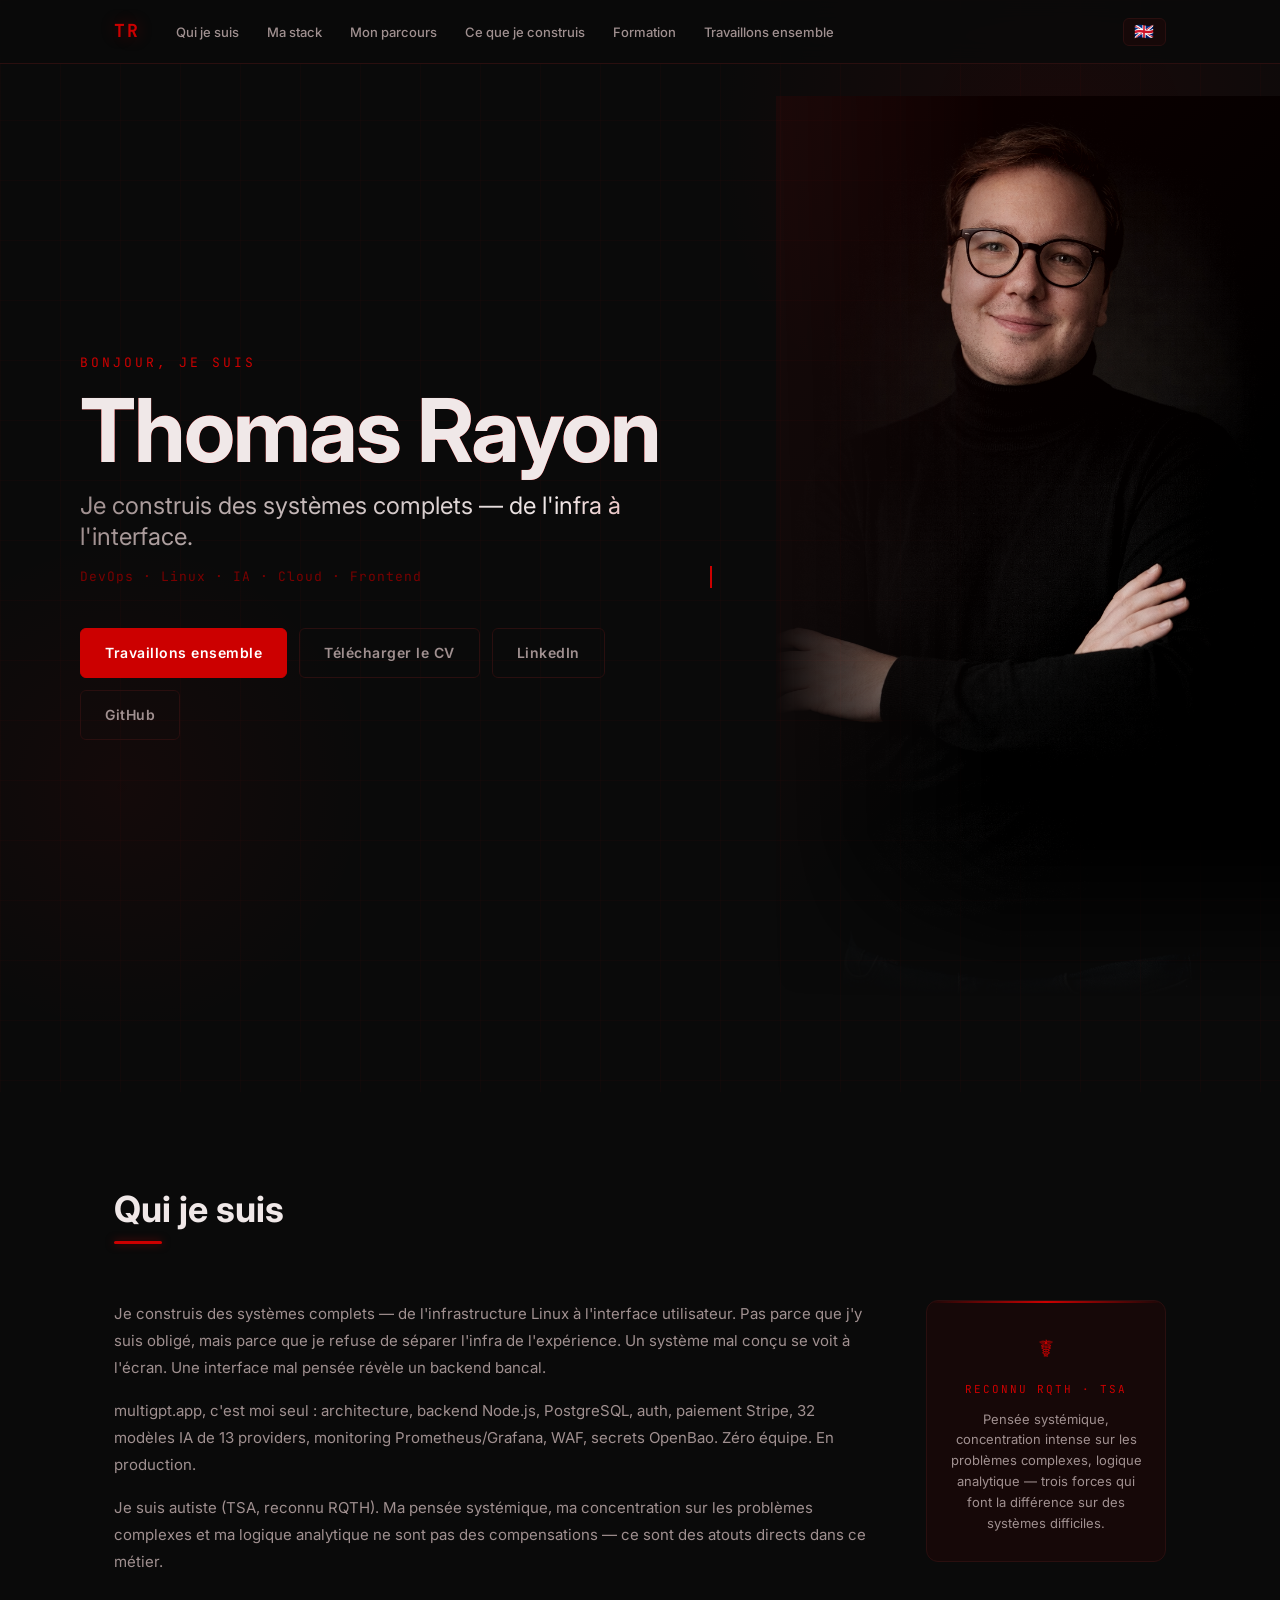
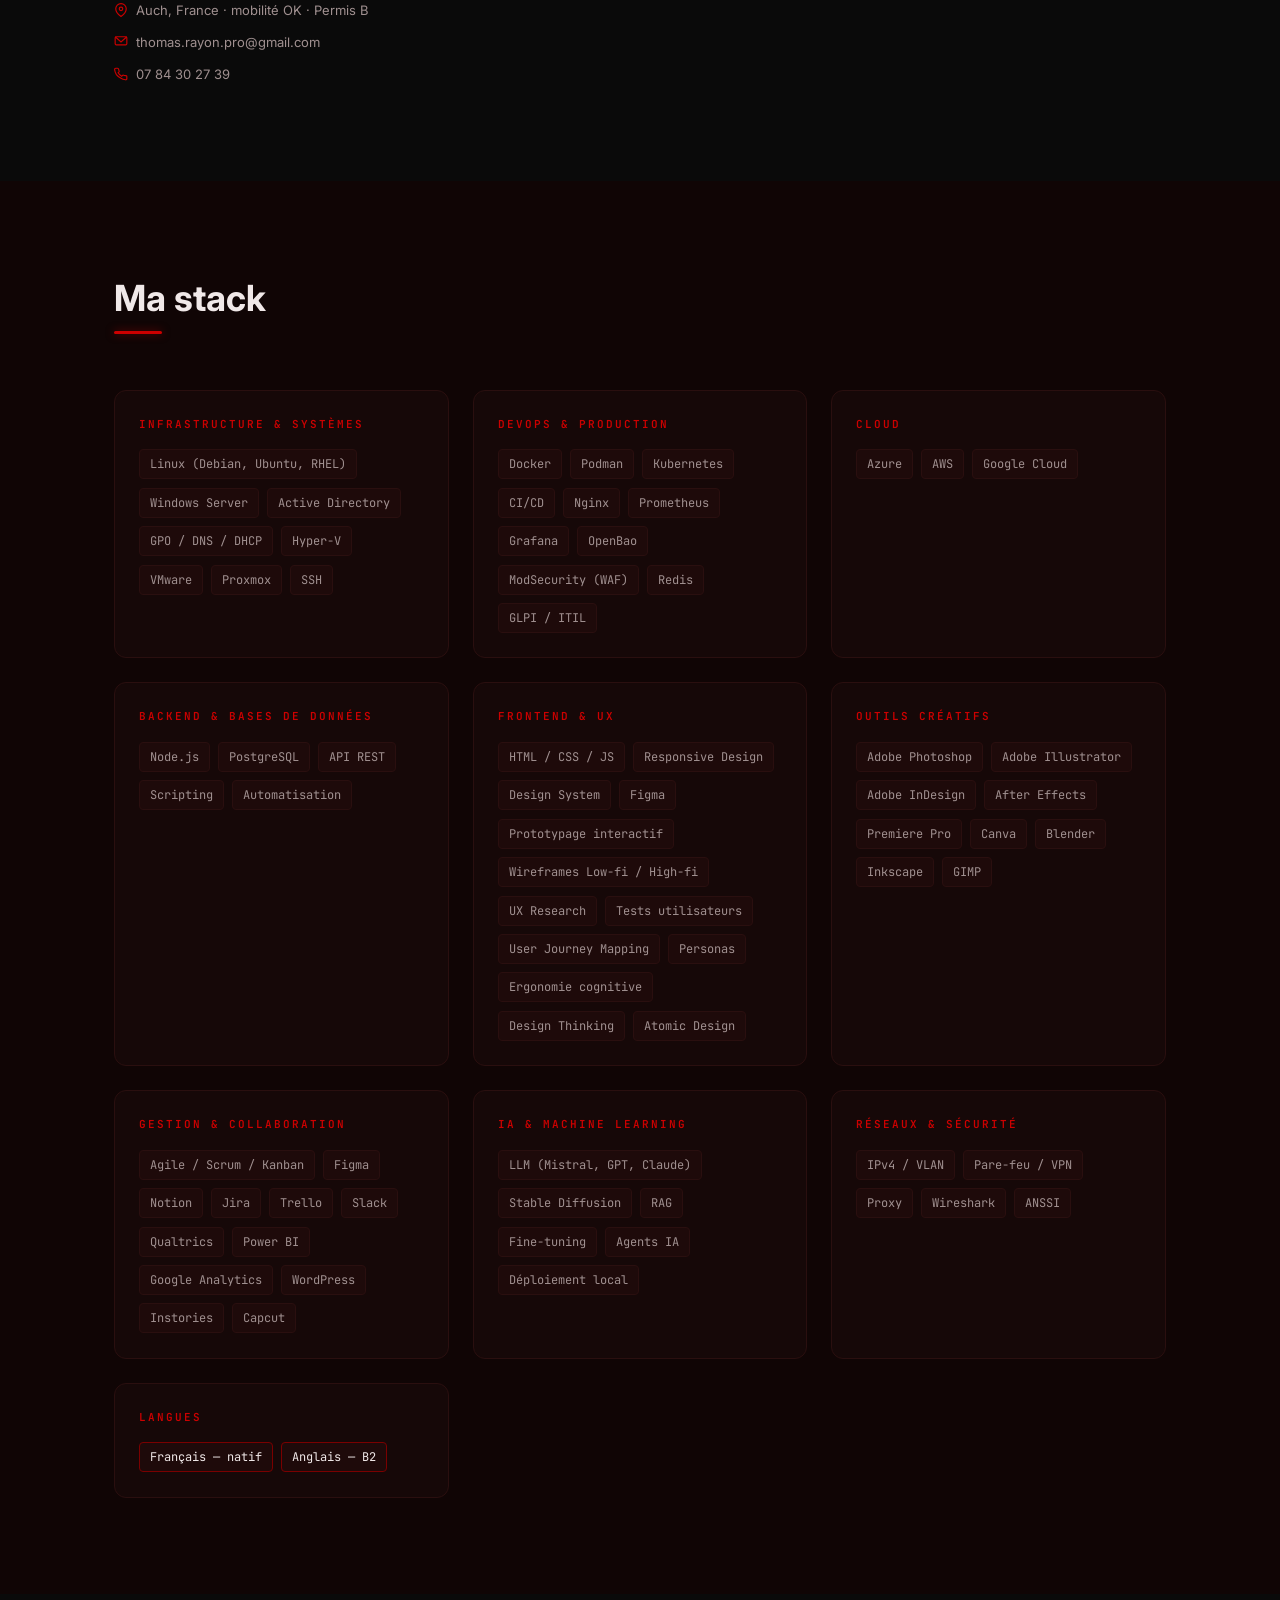
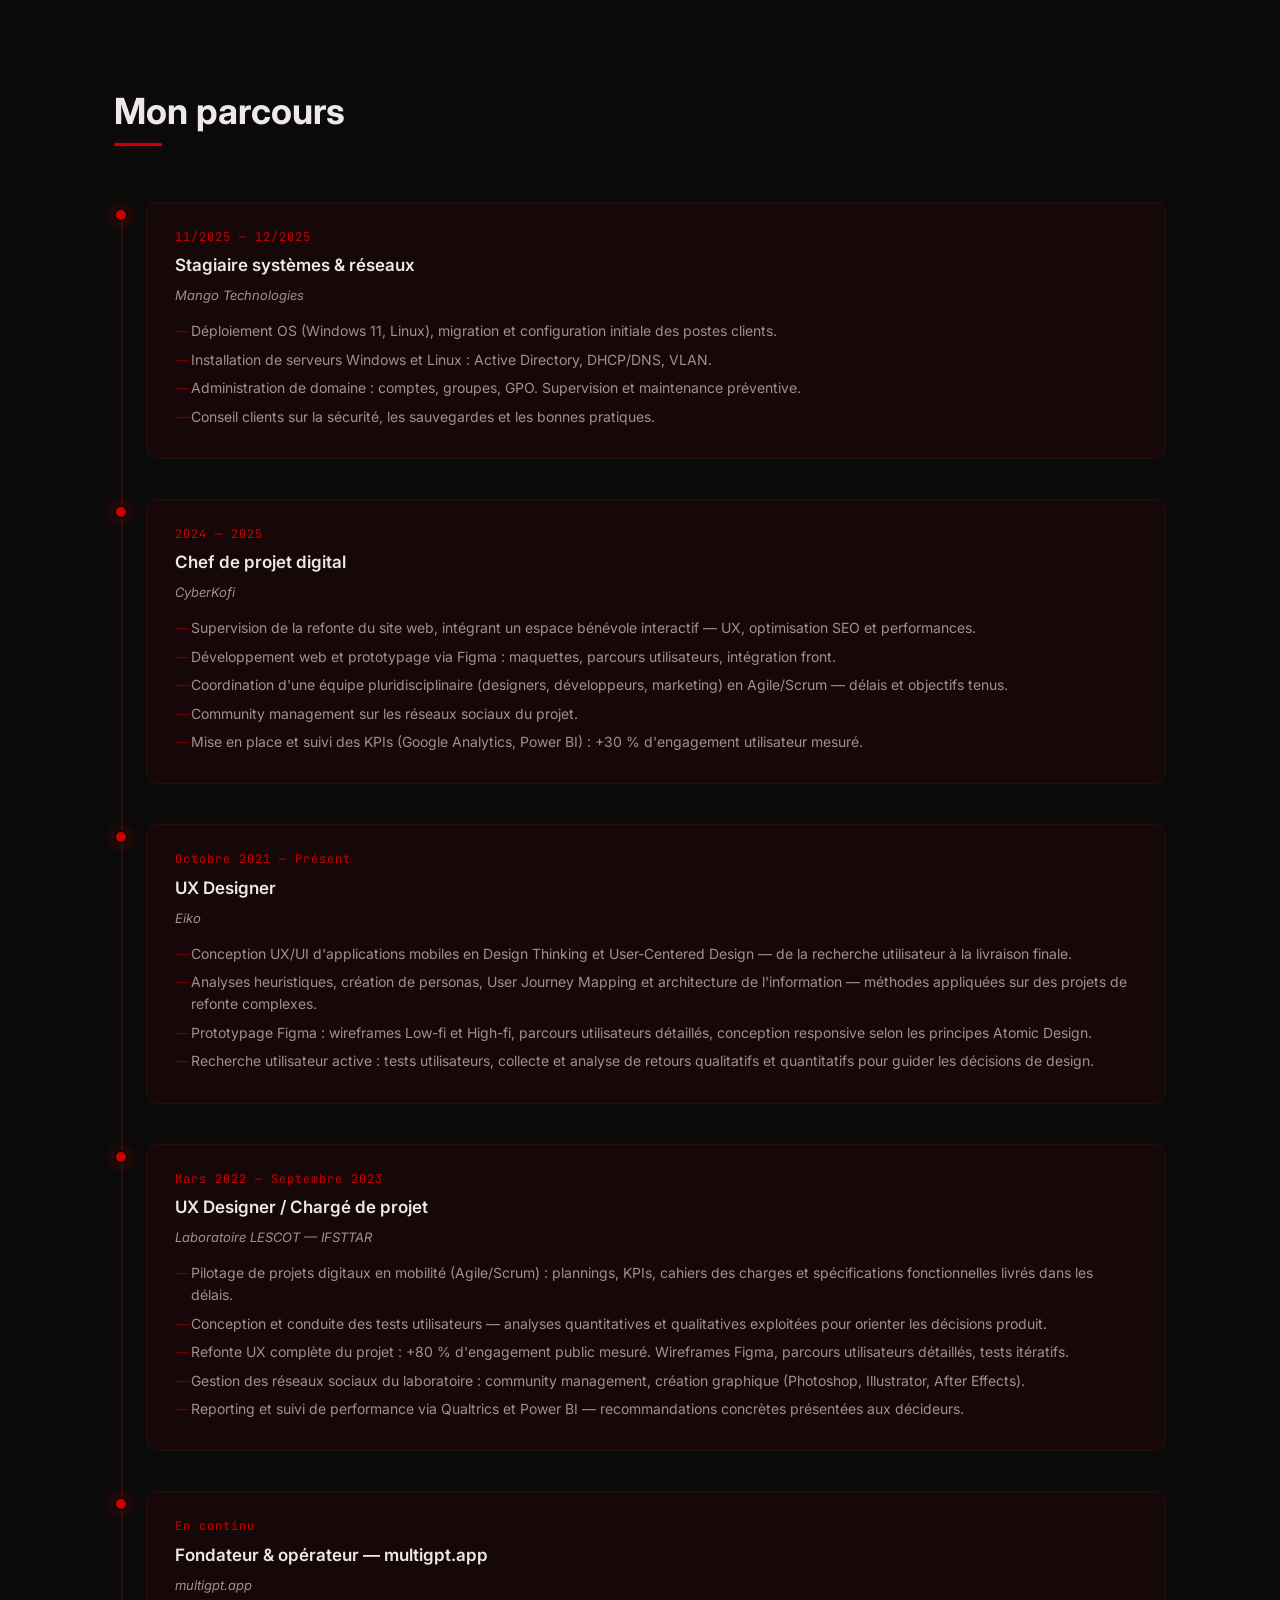
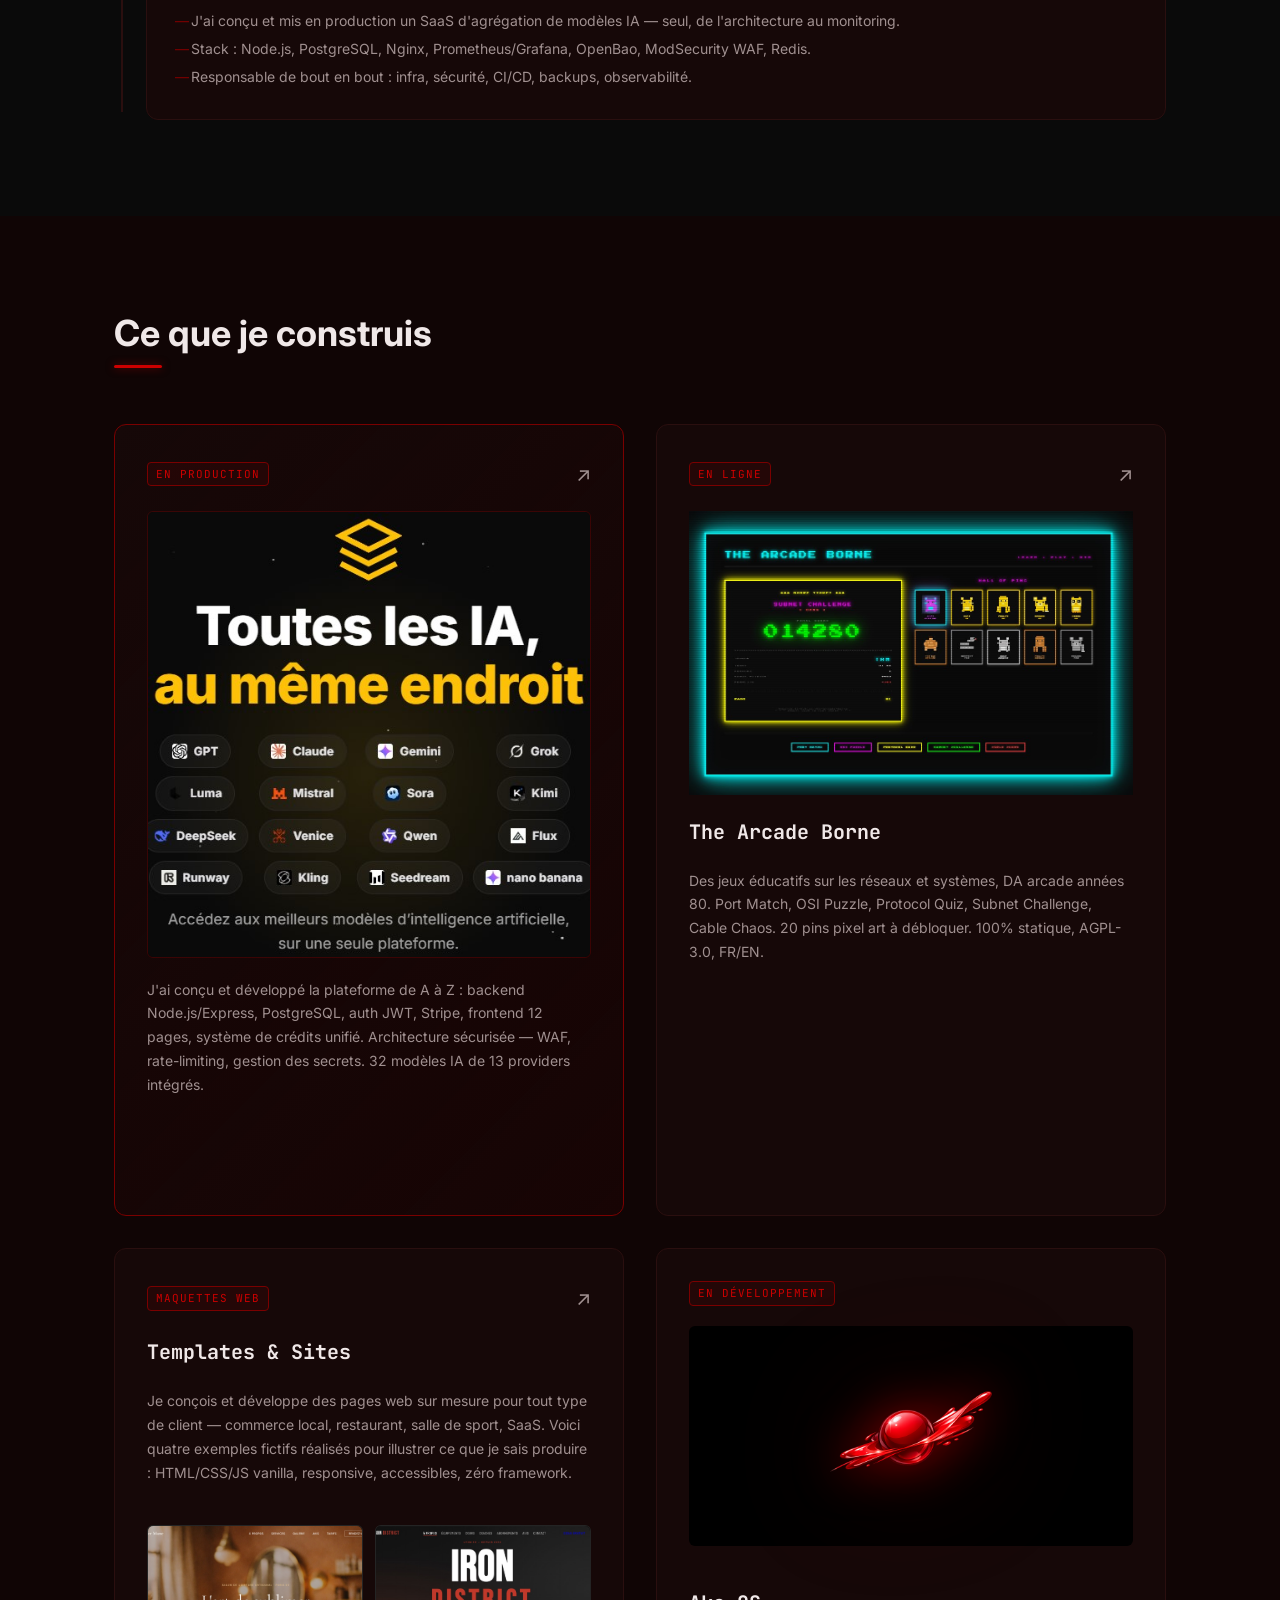
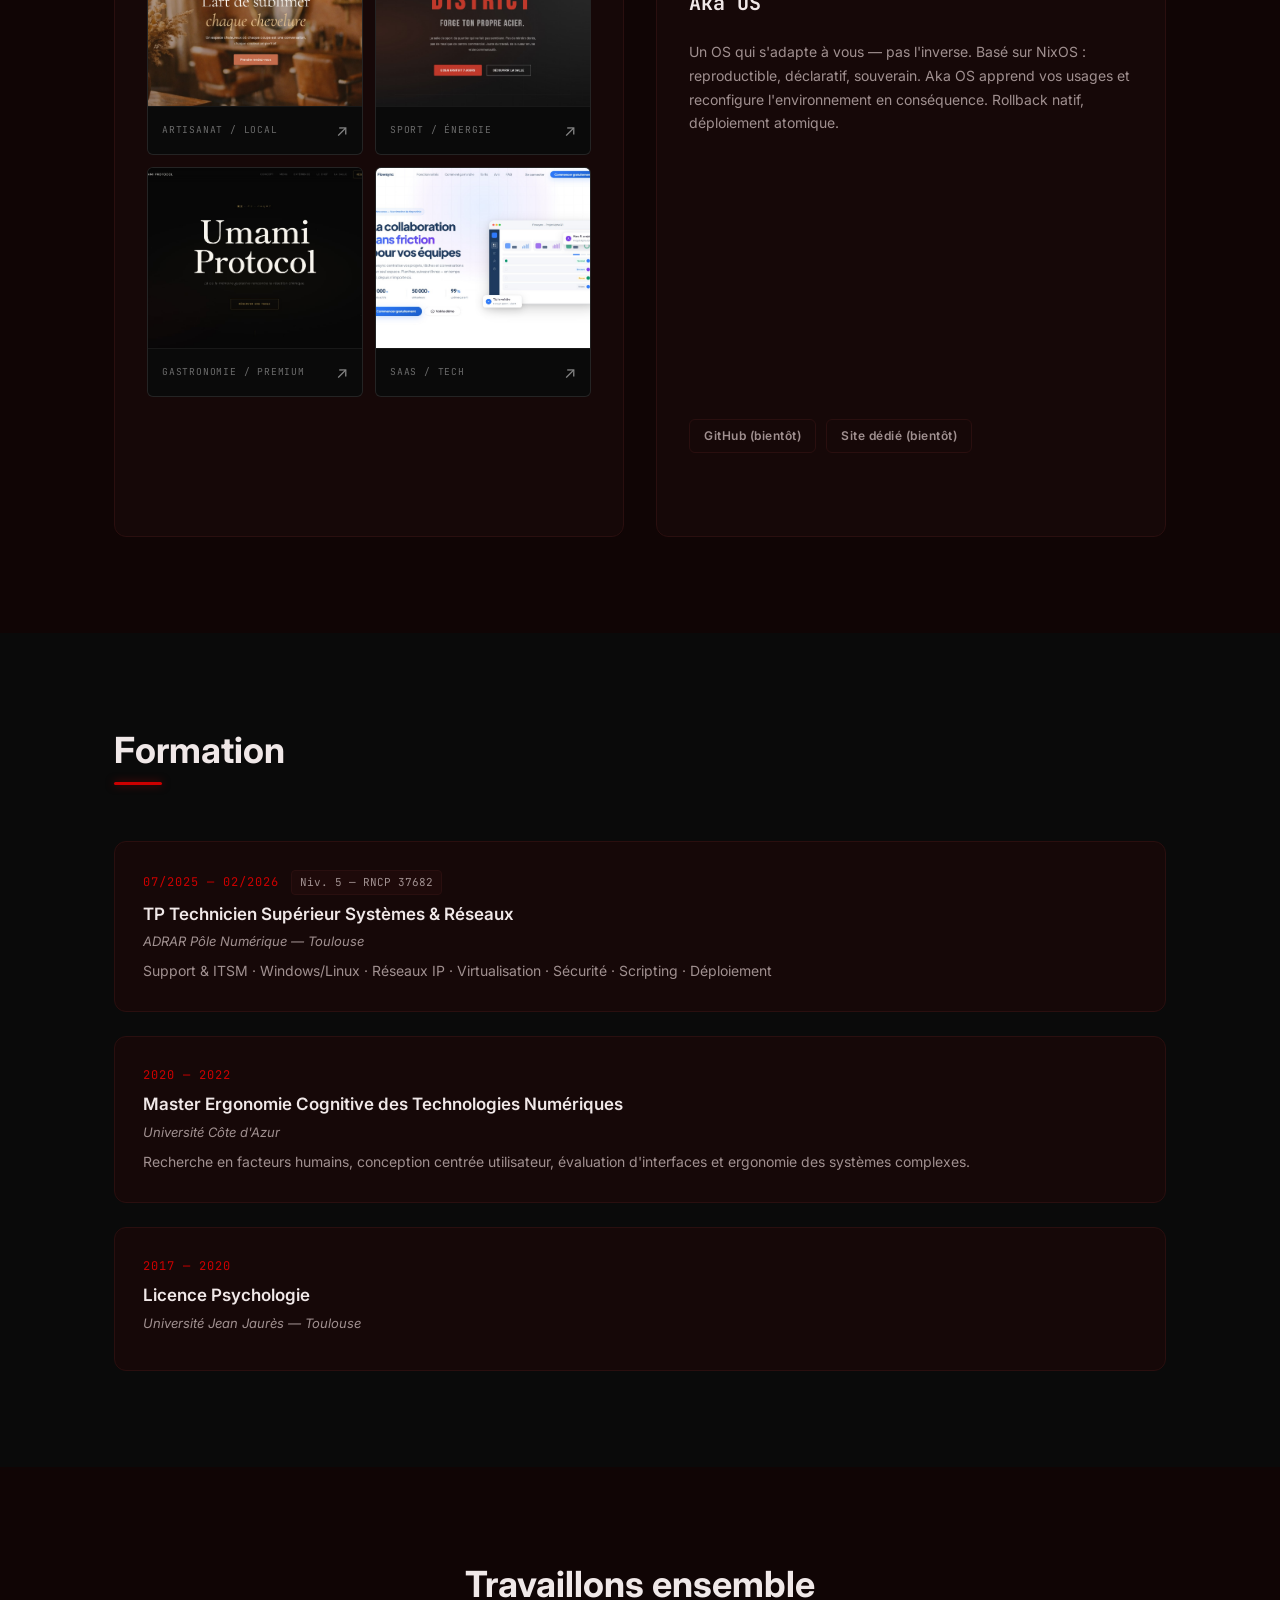
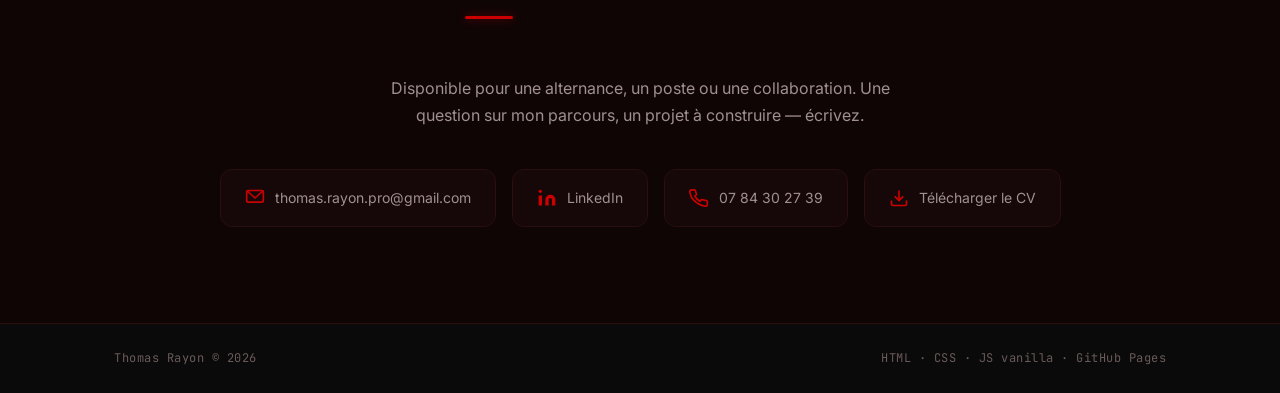
<file: index.html>
<!DOCTYPE html>
<html lang="fr">
<head>
  <meta charset="UTF-8" />
  <meta name="viewport" content="width=device-width, initial-scale=1.0" />

  <!-- SEO -->
  <title>Thomas Rayon — Ingénieur Full-Stack, DevOps & IA</title>
  <meta name="description" content="Thomas Rayon — je construis des systèmes complets, de l'infra Linux à l'interface. DevOps, IA, UX, backend. Créateur de multigpt.app." />
  <meta name="author" content="Thomas Rayon" />
  <meta name="robots" content="index, follow" />
  <meta name="theme-color" content="#cc0000" />
  <link rel="canonical" href="https://thomas-rayon.dev/" />

  <!-- Open Graph -->
  <meta property="og:type" content="profile" />
  <meta property="og:title" content="Thomas Rayon — Ingénieur Full-Stack, DevOps & IA" />
  <meta property="og:description" content="Je construis des systèmes complets, de l'infra Linux à l'interface. DevOps, IA, UX, backend. Créateur de multigpt.app." />
  <meta property="og:url" content="https://thomas-rayon.dev/" />
  <meta property="og:image" content="https://thomas-rayon.dev/assets/og-image.jpg" />
  <meta property="og:image:width" content="1200" />
  <meta property="og:image:height" content="630" />
  <meta property="og:locale" content="fr_FR" />
  <meta property="og:locale:alternate" content="en_US" />
  <meta property="profile:first_name" content="Thomas" />
  <meta property="profile:last_name" content="Rayon" />

  <!-- Twitter Cards -->
  <meta name="twitter:card" content="summary_large_image" />
  <meta name="twitter:title" content="Thomas Rayon — Ingénieur Full-Stack, DevOps & IA" />
  <meta name="twitter:description" content="Je construis des systèmes complets, de l'infra Linux à l'interface. DevOps, IA, UX, backend." />
  <meta name="twitter:image" content="https://thomas-rayon.dev/assets/og-image.jpg" />

  <!-- Structured Data — Person -->
  <script type="application/ld+json">
  {
    "@context": "https://schema.org",
    "@type": "Person",
    "name": "Thomas Rayon",
    "url": "https://thomas-rayon.dev",
    "image": "https://thomas-rayon.dev/assets/photos.jpg",
    "jobTitle": "Ingénieur Full-Stack & IA",
    "description": "Ingénieur généraliste spécialisé DevOps, IA et systèmes Linux. Créateur de multigpt.app.",
    "email": "thomas.rayon.pro@gmail.com",
    "telephone": "+33784302739",
    "address": {
      "@type": "PostalAddress",
      "addressLocality": "Auch",
      "addressCountry": "FR"
    },
    "sameAs": [
      "https://www.linkedin.com/in/thomas-rayon-6a90001b5/",
      "https://github.com/ThmsRyn",
      "https://multigpt.app"
    ],
    "knowsAbout": [
      "DevOps", "Linux", "NixOS", "Docker", "Kubernetes",
      "Intelligence Artificielle", "LLM", "RAG", "Node.js",
      "PostgreSQL", "UX Design", "Ergonomie cognitive"
    ],
    "alumniOf": [
      {
        "@type": "CollegeOrUniversity",
        "name": "Université Côte d'Azur"
      }
    ]
  }
  </script>

  <!-- Preload photo hero pour LCP -->
  <link rel="preload" as="image" href="assets/photos.jpg" />

  <link rel="stylesheet" href="css/style.css" />
  <link rel="preconnect" href="https://fonts.googleapis.com" />
  <link rel="preconnect" href="https://fonts.gstatic.com" crossorigin />
  <link href="https://fonts.googleapis.com/css2?family=Inter:wght@400;500;600;700&family=JetBrains+Mono:wght@400;500&display=swap" rel="stylesheet" />
</head>
<body>

  <!-- NAV -->
  <nav id="navbar" role="navigation" aria-label="Navigation principale">
    <div class="nav-inner">
      <span class="nav-logo" aria-hidden="true">TR</span>
      <ul class="nav-links" role="list">
        <li><a href="#about"    data-fr="Qui je suis"    data-en="About">Qui je suis</a></li>
        <li><a href="#skills"   data-fr="Ma stack"       data-en="My stack">Ma stack</a></li>
        <li><a href="#xp"       data-fr="Mon parcours"   data-en="Journey">Mon parcours</a></li>
        <li><a href="#projects" data-fr="Ce que je construis" data-en="Projects">Ce que je construis</a></li>
        <li><a href="#edu"      data-fr="Formation"      data-en="Education">Formation</a></li>
        <li><a href="#contact"  data-fr="Travaillons ensemble" data-en="Let's talk">Travaillons ensemble</a></li>
      </ul>
      <div class="nav-actions">
        <button id="lang-toggle" aria-label="Passer en anglais">
          <span class="lang-flag" aria-hidden="true">🇬🇧</span>
        </button>
        <button class="nav-burger" id="burger" aria-label="Ouvrir le menu" aria-expanded="false" aria-controls="nav-link-list">&#9776;</button>
      </div>
    </div>
  </nav>

  <!-- HERO -->
  <section id="hero" aria-label="Introduction">
    <div class="hero-content">
      <div class="hero-left">
        <p class="hero-pre mono" data-fr="Bonjour, je suis" data-en="Hello, I'm">Bonjour, je suis</p>
        <h1 data-text="Thomas Rayon">Thomas Rayon</h1>
        <h2 data-fr="Je construis des systèmes complets — de l'infra à l'interface." data-en="I build complete systems — from infrastructure to interface.">Je construis des systèmes complets — de l'infra à l'interface.</h2>
        <p class="hero-sub mono" data-fr="DevOps · Linux · IA · Cloud · Frontend · Backend · UX" data-en="DevOps · Linux · AI · Cloud · Frontend · Backend · UX">DevOps · Linux · IA · Cloud · Frontend · Backend · UX</p>
        <div class="hero-cta">
          <a href="#contact" class="btn btn-primary" data-fr="Travaillons ensemble" data-en="Let's work together">Travaillons ensemble</a>
          <a href="cv-thomas-rayon.pdf" download class="btn btn-outline" data-fr="Télécharger le CV" data-en="Download Resume">Télécharger le CV</a>
          <a href="https://www.linkedin.com/in/thomas-rayon-6a90001b5/" target="_blank" rel="noopener" class="btn btn-outline">LinkedIn</a>
          <a href="https://github.com/ThmsRyn" target="_blank" rel="noopener" class="btn btn-outline">GitHub</a>
        </div>
      </div>
      <div class="hero-right" aria-hidden="true">
        <img src="assets/photos.jpg" alt="" class="hero-photo" width="800" height="1067" />
      </div>
    </div>
  </section>

  <!-- ABOUT -->
  <section id="about">
    <div class="container">
      <h2 class="section-title fade-in" data-fr="Qui je suis" data-en="About">Qui je suis</h2>
      <div class="about-grid fade-in">
        <div class="about-text">
          <p data-fr="Je construis des systèmes complets — de l'infrastructure Linux à l'interface utilisateur. Pas parce que j'y suis obligé, mais parce que je refuse de séparer l'infra de l'expérience. Un système mal conçu se voit à l'écran. Une interface mal pensée révèle un backend bancal." data-en="I build complete systems — from Linux infrastructure to user interface. Not because I have to, but because I refuse to separate infra from experience. A poorly designed system shows on screen. A poorly thought-out interface reveals a shaky backend.">
            Je construis des systèmes complets — de l'infrastructure Linux à l'interface utilisateur. Pas parce que j'y suis obligé, mais parce que je refuse de séparer l'infra de l'expérience. Un système mal conçu se voit à l'écran. Une interface mal pensée révèle un backend bancal.
          </p>
          <p data-fr="multigpt.app, c'est moi seul : architecture, backend Node.js, PostgreSQL, auth, paiement Stripe, 32 modèles IA de 13 providers, monitoring Prometheus/Grafana, WAF, secrets OpenBao. Zéro équipe. En production." data-en="multigpt.app is me alone: architecture, Node.js backend, PostgreSQL, auth, Stripe payments, 32 AI models from 13 providers, Prometheus/Grafana monitoring, WAF, OpenBao secrets. Zero team. In production.">
            multigpt.app, c'est moi seul : architecture, backend Node.js, PostgreSQL, auth, paiement Stripe, 32 modèles IA de 13 providers, monitoring Prometheus/Grafana, WAF, secrets OpenBao. Zéro équipe. En production.
          </p>
          <p data-fr="Je suis autiste (TSA, reconnu RQTH). Ma pensée systémique, ma concentration sur les problèmes complexes et ma logique analytique ne sont pas des compensations — ce sont des atouts directs dans ce métier." data-en="I'm autistic (ASD, RQTH recognized). My systemic thinking, sustained focus on complex problems, and analytical logic aren't compensations — they're direct assets in this field.">
            Je suis autiste (TSA, reconnu RQTH). Ma pensée systémique, ma concentration sur les problèmes complexes et ma logique analytique ne sont pas des compensations — ce sont des atouts directs dans ce métier.
          </p>
          <div class="about-meta">
            <span class="meta-item">
              <svg width="14" height="14" viewBox="0 0 24 24" fill="none" stroke="currentColor" stroke-width="2" aria-hidden="true"><path d="M21 10c0 7-9 13-9 13s-9-6-9-13a9 9 0 0 1 18 0z"/><circle cx="12" cy="10" r="3"/></svg>
              <span data-fr="Auch, France · mobilité OK · Permis B" data-en="Auch, France · open to relocation · Driver's license">Auch, France · mobilité OK · Permis B</span>
            </span>
            <span class="meta-item">
              <svg width="14" height="14" viewBox="0 0 24 24" fill="none" stroke="currentColor" stroke-width="2" aria-hidden="true"><rect x="2" y="3" width="20" height="14" rx="2"/><path d="m22 3-10 9L2 3"/></svg>
              <a href="mailto:thomas.rayon.pro@gmail.com">thomas.rayon.pro@gmail.com</a>
            </span>
            <span class="meta-item">
              <svg width="14" height="14" viewBox="0 0 24 24" fill="none" stroke="currentColor" stroke-width="2" aria-hidden="true"><path d="M22 16.92v3a2 2 0 0 1-2.18 2 19.79 19.79 0 0 1-8.63-3.07A19.5 19.5 0 0 1 4.11 13a19.79 19.79 0 0 1-3.07-8.67A2 2 0 0 1 3 2.18h3a2 2 0 0 1 2 1.72c.127.96.361 1.903.7 2.81a2 2 0 0 1-.45 2.11L7.09 9.91a16 16 0 0 0 6 6l1.27-1.27a2 2 0 0 1 2.11-.45c.907.339 1.85.573 2.81.7A2 2 0 0 1 22 16.92z"/></svg>
              <a href="tel:+33784302739">07 84 30 27 39</a>
            </span>
          </div>
        </div>
        <div class="rqth-card fade-in">
          <div class="rqth-icon" aria-hidden="true">&#9764;</div>
          <p class="rqth-label mono" data-fr="Reconnu RQTH · TSA" data-en="RQTH recognized · ASD">Reconnu RQTH · TSA</p>
          <p class="rqth-desc" data-fr="Pensée systémique, concentration intense sur les problèmes complexes, logique analytique — trois forces qui font la différence sur des systèmes difficiles." data-en="Systemic thinking, intense focus on complex problems, analytical logic — three strengths that matter on hard systems.">
            Pensée systémique, concentration intense sur les problèmes complexes, logique analytique — trois forces qui font la différence sur des systèmes difficiles.
          </p>
        </div>
      </div>
    </div>
  </section>

  <!-- SKILLS -->
  <section id="skills" class="alt-bg">
    <div class="container">
      <h2 class="section-title fade-in" data-fr="Ma stack" data-en="My stack">Ma stack</h2>
      <div class="skills-grid">

        <div class="skill-group fade-in">
          <h3 class="skill-group-title" data-fr="Infrastructure &amp; Systèmes" data-en="Infrastructure &amp; Systems">Infrastructure &amp; Systèmes</h3>
          <div class="tags">
            <span class="tag">Linux (Debian, Ubuntu, RHEL)</span>
            <span class="tag">Windows Server</span>
            <span class="tag">Active Directory</span>
            <span class="tag">GPO / DNS / DHCP</span>
            <span class="tag">Hyper-V</span>
            <span class="tag">VMware</span>
            <span class="tag">Proxmox</span>
            <span class="tag">SSH</span>
          </div>
        </div>

        <div class="skill-group fade-in">
          <h3 class="skill-group-title" data-fr="DevOps &amp; Production" data-en="DevOps &amp; Production">DevOps &amp; Production</h3>
          <div class="tags">
            <span class="tag">Docker</span>
            <span class="tag">Podman</span>
            <span class="tag">Kubernetes</span>
            <span class="tag">CI/CD</span>
            <span class="tag">Nginx</span>
            <span class="tag">Prometheus</span>
            <span class="tag">Grafana</span>
            <span class="tag">OpenBao</span>
            <span class="tag">ModSecurity (WAF)</span>
            <span class="tag">Redis</span>
            <span class="tag">GLPI / ITIL</span>
          </div>
        </div>

        <div class="skill-group fade-in">
          <h3 class="skill-group-title" data-fr="Cloud" data-en="Cloud">Cloud</h3>
          <div class="tags">
            <span class="tag">Azure</span>
            <span class="tag">AWS</span>
            <span class="tag">Google Cloud</span>
          </div>
        </div>

        <div class="skill-group fade-in">
          <h3 class="skill-group-title" data-fr="Backend &amp; Bases de données" data-en="Backend &amp; Databases">Backend &amp; Bases de données</h3>
          <div class="tags">
            <span class="tag">Node.js</span>
            <span class="tag">PostgreSQL</span>
            <span class="tag">API REST</span>
            <span class="tag">Scripting</span>
            <span class="tag">Automatisation</span>
          </div>
        </div>

        <div class="skill-group fade-in">
          <h3 class="skill-group-title" data-fr="Frontend &amp; UX" data-en="Frontend &amp; UX">Frontend &amp; UX</h3>
          <div class="tags">
            <span class="tag">HTML / CSS / JS</span>
            <span class="tag">Responsive Design</span>
            <span class="tag">Design System</span>
            <span class="tag">Figma</span>
            <span class="tag">Prototypage interactif</span>
            <span class="tag">Wireframes Low-fi / High-fi</span>
            <span class="tag">UX Research</span>
            <span class="tag">Tests utilisateurs</span>
            <span class="tag">User Journey Mapping</span>
            <span class="tag">Personas</span>
            <span class="tag">Ergonomie cognitive</span>
            <span class="tag">Design Thinking</span>
            <span class="tag">Atomic Design</span>
          </div>
        </div>

        <div class="skill-group fade-in">
          <h3 class="skill-group-title" data-fr="Outils créatifs" data-en="Creative tools">Outils créatifs</h3>
          <div class="tags">
            <span class="tag">Adobe Photoshop</span>
            <span class="tag">Adobe Illustrator</span>
            <span class="tag">Adobe InDesign</span>
            <span class="tag">After Effects</span>
            <span class="tag">Premiere Pro</span>
            <span class="tag">Canva</span>
            <span class="tag">Blender</span>
            <span class="tag">Inkscape</span>
            <span class="tag">GIMP</span>
          </div>
        </div>

        <div class="skill-group fade-in">
          <h3 class="skill-group-title" data-fr="Gestion &amp; Collaboration" data-en="Management &amp; Collaboration">Gestion &amp; Collaboration</h3>
          <div class="tags">
            <span class="tag">Agile / Scrum / Kanban</span>
            <span class="tag">Figma</span>
            <span class="tag">Notion</span>
            <span class="tag">Jira</span>
            <span class="tag">Trello</span>
            <span class="tag">Slack</span>
            <span class="tag">Qualtrics</span>
            <span class="tag">Power BI</span>
            <span class="tag">Google Analytics</span>
            <span class="tag">WordPress</span>
            <span class="tag">Instories</span>
            <span class="tag">Capcut</span>
          </div>
        </div>

        <div class="skill-group fade-in">
          <h3 class="skill-group-title" data-fr="IA &amp; Machine Learning" data-en="AI &amp; Machine Learning">IA &amp; Machine Learning</h3>
          <div class="tags">
            <span class="tag">LLM (Mistral, GPT, Claude)</span>
            <span class="tag">Stable Diffusion</span>
            <span class="tag">RAG</span>
            <span class="tag">Fine-tuning</span>
            <span class="tag">Agents IA</span>
            <span class="tag">Déploiement local</span>
          </div>
        </div>

        <div class="skill-group fade-in">
          <h3 class="skill-group-title" data-fr="Réseaux &amp; Sécurité" data-en="Networks &amp; Security">Réseaux &amp; Sécurité</h3>
          <div class="tags">
            <span class="tag">IPv4 / VLAN</span>
            <span class="tag">Pare-feu / VPN</span>
            <span class="tag">Proxy</span>
            <span class="tag">Wireshark</span>
            <span class="tag">ANSSI</span>
          </div>
        </div>

        <div class="skill-group fade-in">
          <h3 class="skill-group-title" data-fr="Langues" data-en="Languages">Langues</h3>
          <div class="tags">
            <span class="tag tag-lang">Français — natif</span>
            <span class="tag tag-lang">Anglais — B2</span>
          </div>
        </div>

      </div>
    </div>
  </section>

  <!-- EXPERIENCE -->
  <section id="xp">
    <div class="container">
      <h2 class="section-title fade-in" data-fr="Mon parcours" data-en="Journey">Mon parcours</h2>
      <div class="timeline">

        <div class="tl-item fade-in-left">
          <div class="tl-dot"></div>
          <div class="tl-content">
            <span class="tl-date mono">11/2025 — 12/2025</span>
            <h3 class="tl-title" data-fr="Stagiaire systèmes &amp; réseaux" data-en="Systems &amp; Networks Intern">Stagiaire systèmes &amp; réseaux</h3>
            <span class="tl-company">Mango Technologies</span>
            <ul class="tl-list">
              <li data-fr="Déploiement OS (Windows 11, Linux), migration et configuration initiale des postes clients." data-en="OS deployment (Windows 11, Linux), migration and initial client machine configuration.">Déploiement OS (Windows 11, Linux), migration et configuration initiale des postes clients.</li>
              <li data-fr="Installation de serveurs Windows et Linux : Active Directory, DHCP/DNS, VLAN." data-en="Windows and Linux server installation: Active Directory, DHCP/DNS, VLAN.">Installation de serveurs Windows et Linux : Active Directory, DHCP/DNS, VLAN.</li>
              <li data-fr="Administration de domaine : comptes, groupes, GPO. Supervision et maintenance préventive." data-en="Domain administration: accounts, groups, GPO. Supervision and preventive maintenance.">Administration de domaine : comptes, groupes, GPO. Supervision et maintenance préventive.</li>
              <li data-fr="Conseil clients sur la sécurité, les sauvegardes et les bonnes pratiques." data-en="Client advisory on security, backups, and best practices.">Conseil clients sur la sécurité, les sauvegardes et les bonnes pratiques.</li>
            </ul>
          </div>
        </div>

        <div class="tl-item fade-in-left">
          <div class="tl-dot"></div>
          <div class="tl-content">
            <span class="tl-date mono">2024 — 2025</span>
            <h3 class="tl-title" data-fr="Chef de projet digital" data-en="Digital Project Manager">Chef de projet digital</h3>
            <span class="tl-company">CyberKofi</span>
            <ul class="tl-list">
              <li data-fr="Supervision de la refonte du site web, intégrant un espace bénévole interactif — UX, optimisation SEO et performances." data-en="Oversaw website redesign including an interactive volunteer space — UX, SEO optimisation and performance.">Supervision de la refonte du site web, intégrant un espace bénévole interactif — UX, optimisation SEO et performances.</li>
              <li data-fr="Développement web et prototypage via Figma : maquettes, parcours utilisateurs, intégration front." data-en="Web development and prototyping in Figma: mockups, user flows, front-end integration.">Développement web et prototypage via Figma : maquettes, parcours utilisateurs, intégration front.</li>
              <li data-fr="Coordination d'une équipe pluridisciplinaire (designers, développeurs, marketing) en Agile/Scrum — délais et objectifs tenus." data-en="Coordinated a cross-functional team (designers, developers, marketing) in Agile/Scrum — deadlines and objectives met.">Coordination d'une équipe pluridisciplinaire (designers, développeurs, marketing) en Agile/Scrum — délais et objectifs tenus.</li>
              <li data-fr="Community management sur les réseaux sociaux du projet." data-en="Social media community management for the project.">Community management sur les réseaux sociaux du projet.</li>
              <li data-fr="Mise en place et suivi des KPIs (Google Analytics, Power BI) : +30 % d'engagement utilisateur mesuré." data-en="KPI setup and tracking (Google Analytics, Power BI): +30% measured user engagement.">Mise en place et suivi des KPIs (Google Analytics, Power BI) : +30 % d'engagement utilisateur mesuré.</li>
            </ul>
          </div>
        </div>

        <div class="tl-item fade-in-left">
          <div class="tl-dot"></div>
          <div class="tl-content">
            <span class="tl-date mono">Octobre 2021 — Présent</span>
            <h3 class="tl-title" data-fr="UX Designer" data-en="UX Designer">UX Designer</h3>
            <span class="tl-company">Eiko</span>
            <ul class="tl-list">
              <li data-fr="Conception UX/UI d'applications mobiles en Design Thinking et User-Centered Design — de la recherche utilisateur à la livraison finale." data-en="UX/UI design for mobile apps using Design Thinking and User-Centered Design — from user research to final delivery.">Conception UX/UI d'applications mobiles en Design Thinking et User-Centered Design — de la recherche utilisateur à la livraison finale.</li>
              <li data-fr="Analyses heuristiques, création de personas, User Journey Mapping et architecture de l'information — méthodes appliquées sur des projets de refonte complexes." data-en="Heuristic analysis, persona creation, User Journey Mapping and information architecture — methods applied to complex redesign projects.">Analyses heuristiques, création de personas, User Journey Mapping et architecture de l'information — méthodes appliquées sur des projets de refonte complexes.</li>
              <li data-fr="Prototypage Figma : wireframes Low-fi et High-fi, parcours utilisateurs détaillés, conception responsive selon les principes Atomic Design." data-en="Figma prototyping: Low-fi and High-fi wireframes, detailed user flows, responsive design following Atomic Design principles.">Prototypage Figma : wireframes Low-fi et High-fi, parcours utilisateurs détaillés, conception responsive selon les principes Atomic Design.</li>
              <li data-fr="Recherche utilisateur active : tests utilisateurs, collecte et analyse de retours qualitatifs et quantitatifs pour guider les décisions de design." data-en="Active user research: user testing, qualitative and quantitative feedback collection and analysis to drive design decisions.">Recherche utilisateur active : tests utilisateurs, collecte et analyse de retours qualitatifs et quantitatifs pour guider les décisions de design.</li>
            </ul>
          </div>
        </div>

        <div class="tl-item fade-in-left">
          <div class="tl-dot"></div>
          <div class="tl-content">
            <span class="tl-date mono">Mars 2022 — Septembre 2023</span>
            <h3 class="tl-title" data-fr="UX Designer / Chargé de projet" data-en="UX Designer / Project Lead">UX Designer / Chargé de projet</h3>
            <span class="tl-company">Laboratoire LESCOT — IFSTTAR</span>
            <ul class="tl-list">
              <li data-fr="Pilotage de projets digitaux en mobilité (Agile/Scrum) : plannings, KPIs, cahiers des charges et spécifications fonctionnelles livrés dans les délais." data-en="Led digital mobility projects (Agile/Scrum): schedules, KPIs, specifications and functional requirements delivered on time.">Pilotage de projets digitaux en mobilité (Agile/Scrum) : plannings, KPIs, cahiers des charges et spécifications fonctionnelles livrés dans les délais.</li>
              <li data-fr="Conception et conduite des tests utilisateurs — analyses quantitatives et qualitatives exploitées pour orienter les décisions produit." data-en="Designed and ran user testing sessions — quantitative and qualitative analysis used to drive product decisions.">Conception et conduite des tests utilisateurs — analyses quantitatives et qualitatives exploitées pour orienter les décisions produit.</li>
              <li data-fr="Refonte UX complète du projet : +80 % d'engagement public mesuré. Wireframes Figma, parcours utilisateurs détaillés, tests itératifs." data-en="Full UX redesign of the project: +80% measured public engagement. Figma wireframes, detailed user flows, iterative testing.">Refonte UX complète du projet : +80 % d'engagement public mesuré. Wireframes Figma, parcours utilisateurs détaillés, tests itératifs.</li>
              <li data-fr="Gestion des réseaux sociaux du laboratoire : community management, création graphique (Photoshop, Illustrator, After Effects)." data-en="Lab social media management: community management, graphic creation (Photoshop, Illustrator, After Effects).">Gestion des réseaux sociaux du laboratoire : community management, création graphique (Photoshop, Illustrator, After Effects).</li>
              <li data-fr="Reporting et suivi de performance via Qualtrics et Power BI — recommandations concrètes présentées aux décideurs." data-en="Performance tracking via Qualtrics and Power BI — concrete recommendations presented to decision-makers.">Reporting et suivi de performance via Qualtrics et Power BI — recommandations concrètes présentées aux décideurs.</li>
            </ul>
          </div>
        </div>

        <div class="tl-item fade-in-left">
          <div class="tl-dot"></div>
          <div class="tl-content">
            <span class="tl-date mono" data-fr="En continu" data-en="Ongoing">En continu</span>
            <h3 class="tl-title" data-fr="Fondateur &amp; opérateur — multigpt.app" data-en="Founder &amp; Operator — multigpt.app">Fondateur &amp; opérateur — multigpt.app</h3>
            <span class="tl-company">multigpt.app</span>
            <ul class="tl-list">
              <li data-fr="J'ai conçu et mis en production un SaaS d'agrégation de modèles IA — seul, de l'architecture au monitoring." data-en="Designed and deployed an AI model aggregation SaaS — alone, from architecture to monitoring.">J'ai conçu et mis en production un SaaS d'agrégation de modèles IA — seul, de l'architecture au monitoring.</li>
              <li data-fr="Stack : Node.js, PostgreSQL, Nginx, Prometheus/Grafana, OpenBao, ModSecurity WAF, Redis." data-en="Stack: Node.js, PostgreSQL, Nginx, Prometheus/Grafana, OpenBao, ModSecurity WAF, Redis.">Stack : Node.js, PostgreSQL, Nginx, Prometheus/Grafana, OpenBao, ModSecurity WAF, Redis.</li>
              <li data-fr="Responsable de bout en bout : infra, sécurité, CI/CD, backups, observabilité." data-en="End-to-end ownership: infra, security, CI/CD, backups, observability.">Responsable de bout en bout : infra, sécurité, CI/CD, backups, observabilité.</li>
            </ul>
          </div>
        </div>

      </div>
    </div>
  </section>

  <!-- PROJECTS -->
  <section id="projects" class="alt-bg">
    <div class="container">
      <h2 class="section-title fade-in" data-fr="Ce que je construis" data-en="Projects">Ce que je construis</h2>
      <div class="projects-grid">

        <!-- multigpt.app — card showcase -->
        <article class="project-card project-card--multigpt featured fade-in">
          <div class="project-header">
            <span class="project-badge mono" data-fr="En production" data-en="Live">En production</span>
            <div class="project-links">
              <a href="https://multigpt.app" target="_blank" rel="noopener" class="project-link" aria-label="Ouvrir multigpt.app">&#8599;</a>
            </div>
          </div>
          <div class="mgpt-preview">
            <img src="assets/multigpt-preview.jpg" alt="Aperçu de l'interface multigpt.app" class="mgpt-preview-img" />
          </div>
          <p class="project-desc" data-fr="J'ai conçu et développé la plateforme de A à Z : backend Node.js/Express, PostgreSQL, auth JWT, Stripe, frontend 12 pages, système de crédits unifié. Architecture sécurisée — WAF, rate-limiting, gestion des secrets. 32 modèles IA de 13 providers intégrés." data-en="I designed and built the platform from scratch: Node.js/Express backend, PostgreSQL, JWT auth, Stripe, 12-page frontend, unified credit system. Secure architecture — WAF, rate-limiting, secrets management. 32 AI models from 13 providers integrated.">
            J'ai conçu et développé la plateforme de A à Z : backend Node.js/Express, PostgreSQL, auth JWT, Stripe, frontend 12 pages, système de crédits unifié. Architecture sécurisée — WAF, rate-limiting, gestion des secrets. 32 modèles IA de 13 providers intégrés.
          </p>
          <div class="project-tags">
            <span class="tag">Node.js</span>
            <span class="tag">PostgreSQL</span>
            <span class="tag">Nginx</span>
            <span class="tag">Docker</span>
            <span class="tag">Prometheus</span>
            <span class="tag">OpenBao</span>
            <span class="tag">WAF</span>
          </div>
        </article>

        <!-- The Arcade Borne -->
        <article class="project-card project-card--arcade fade-in">
          <div class="project-header">
            <span class="project-badge mono" data-fr="En ligne" data-en="Live">En ligne</span>
            <div class="project-links">
              <a href="https://thmsryn.github.io/the-arcade-borne/" target="_blank" rel="noopener" class="project-link" aria-label="Ouvrir The Arcade Borne">&#8599;</a>
            </div>
          </div>
          <img src="assets/arcade-borne-preview.jpg" alt="The Arcade Borne — aperçu" class="project-preview" loading="lazy" />
          <h3 class="project-title" data-fr="The Arcade Borne" data-en="The Arcade Borne">The Arcade Borne</h3>
          <p class="project-desc" data-fr="Des jeux éducatifs sur les réseaux et systèmes, DA arcade années 80. Port Match, OSI Puzzle, Protocol Quiz, Subnet Challenge, Cable Chaos. 20 pins pixel art à débloquer. 100% statique, AGPL-3.0, FR/EN." data-en="Educational games on networking and systems, 80s arcade design. Port Match, OSI Puzzle, Protocol Quiz, Subnet Challenge, Cable Chaos. 20 pixel art pins to unlock. 100% static, AGPL-3.0, FR/EN.">
            Des jeux éducatifs sur les réseaux et systèmes, DA arcade années 80. Port Match, OSI Puzzle, Protocol Quiz, Subnet Challenge, Cable Chaos. 20 pins pixel art à débloquer. 100% statique, AGPL-3.0, FR/EN.
          </p>
          <div class="project-tags">
            <span class="tag">HTML / CSS / JS</span>
            <span class="tag">GitHub Pages</span>
            <span class="tag">Réseaux</span>
            <span class="tag">Open Source</span>
            <span class="tag">AGPL-3.0</span>
          </div>
        </article>

        <!-- Templates & Sites -->
        <article class="project-card project-card--templates fade-in">
          <div class="project-header">
            <span class="project-badge mono" data-fr="Maquettes web" data-en="Web mockups">Maquettes web</span>
            <div class="project-links">
              <a href="https://github.com/ThmsRyn" target="_blank" rel="noopener" class="project-link" aria-label="Voir sur GitHub">&#8599;</a>
            </div>
          </div>
          <h3 class="project-title" data-fr="Templates &amp; Sites" data-en="Templates &amp; Sites">Templates &amp; Sites</h3>
          <p class="project-desc" data-fr="Je conçois et développe des pages web sur mesure pour tout type de client — commerce local, restaurant, salle de sport, SaaS. Voici quatre exemples fictifs réalisés pour illustrer ce que je sais produire : HTML/CSS/JS vanilla, responsive, accessibles, zéro framework." data-en="I design and build custom web pages for any type of client — local business, restaurant, gym, SaaS. Here are four fictional examples I built to showcase what I can deliver: vanilla HTML/CSS/JS, responsive, accessible, zero framework.">
            Je conçois et développe des pages web sur mesure pour tout type de client — commerce local, restaurant, salle de sport, SaaS. Voici quatre exemples fictifs réalisés pour illustrer ce que je sais produire : HTML/CSS/JS vanilla, responsive, accessibles, zéro framework.
          </p>
          <div class="templates-gallery">

            <a href="portfolioexemple/coiffure/index.html" target="_blank" rel="noopener" class="tpl-card">
              <div class="tpl-preview tpl-preview--img">
                <img src="portfolioexemple/atelier_mane.jpg" alt="Atelier Mane — Salon de coiffure" loading="lazy" />
                <div class="tpl-overlay">
                  <span class="tpl-logo">Atelier Mane</span>
                  <span class="tpl-sub">Salon de coiffure</span>
                </div>
              </div>
              <div class="tpl-footer">
                <span class="tpl-type mono" data-fr="Artisanat / Local" data-en="Craft / Local">Artisanat / Local</span>
                <span class="tpl-open" aria-hidden="true">&#8599;</span>
              </div>
            </a>

            <a href="portfolioexemple/salle-sport/index.html" target="_blank" rel="noopener" class="tpl-card">
              <div class="tpl-preview tpl-preview--img">
                <img src="portfolioexemple/iron_district.jpg" alt="Iron District — Salle de sport" loading="lazy" />
                <div class="tpl-overlay">
                  <span class="tpl-logo">IRON DISTRICT</span>
                  <span class="tpl-sub">Salle de sport</span>
                </div>
              </div>
              <div class="tpl-footer">
                <span class="tpl-type mono" data-fr="Sport / Énergie" data-en="Sport / Energy">Sport / Énergie</span>
                <span class="tpl-open" aria-hidden="true">&#8599;</span>
              </div>
            </a>

            <a href="portfolioexemple/restaurant-japonais/index.html" target="_blank" rel="noopener" class="tpl-card">
              <div class="tpl-preview tpl-preview--img">
                <img src="portfolioexemple/umami_protocol.jpg" alt="Umami Protocol — Restaurant gastronomique" loading="lazy" />
                <div class="tpl-overlay">
                  <span class="tpl-logo">旨 Umami Protocol</span>
                  <span class="tpl-sub">Restaurant gastronomique</span>
                </div>
              </div>
              <div class="tpl-footer">
                <span class="tpl-type mono" data-fr="Gastronomie / Premium" data-en="Fine dining / Premium">Gastronomie / Premium</span>
                <span class="tpl-open" aria-hidden="true">&#8599;</span>
              </div>
            </a>

            <a href="portfolioexemple/saas/index.html" target="_blank" rel="noopener" class="tpl-card">
              <div class="tpl-preview tpl-preview--img">
                <img src="portfolioexemple/flowsync.jpg" alt="Flowsync — SaaS gestion de projets" loading="lazy" />
                <div class="tpl-overlay">
                  <span class="tpl-logo">Flowsync</span>
                  <span class="tpl-sub">SaaS — Gestion de projets</span>
                </div>
              </div>
              <div class="tpl-footer">
                <span class="tpl-type mono" data-fr="SaaS / Tech" data-en="SaaS / Tech">SaaS / Tech</span>
                <span class="tpl-open" aria-hidden="true">&#8599;</span>
              </div>
            </a>

          </div>
          <div class="project-tags">
            <span class="tag">HTML / CSS</span>
            <span class="tag">JS vanilla</span>
            <span class="tag">Responsive</span>
            <span class="tag">Accessible</span>
            <span class="tag">Design System</span>
          </div>
        </article>

        <!-- Aka OS -->
        <article class="project-card project-card--akaos fade-in">
          <div class="project-header">
            <span class="project-badge mono" data-fr="En développement" data-en="In development">En développement</span>
          </div>
          <div class="akaos-logo-wrap">
            <img src="assets/Aka_OS_logo.jpg" alt="Aka OS" class="akaos-logo" />
          </div>
          <h3 class="project-title">Aka OS</h3>
          <p class="project-desc" data-fr="Un OS qui s'adapte à vous — pas l'inverse. Basé sur NixOS : reproductible, déclaratif, souverain. Aka OS apprend vos usages et reconfigure l'environnement en conséquence. Rollback natif, déploiement atomique." data-en="An OS that adapts to you — not the other way around. Built on NixOS: reproducible, declarative, sovereign. Aka OS learns your usage patterns and reconfigures the environment accordingly. Native rollback, atomic deployment.">
            Un OS qui s'adapte à vous — pas l'inverse. Basé sur NixOS : reproductible, déclaratif, souverain. Aka OS apprend vos usages et reconfigure l'environnement en conséquence. Rollback natif, déploiement atomique.
          </p>
          <!-- gallery-grid desactivee en attente des screenshots aka os -->
          <!--
          <div class="gallery-grid gallery-grid--screens">
            <div class="gallery-item gallery-item--screen" aria-hidden="true"><span class="gallery-label mono">Desktop</span></div>
            <div class="gallery-item gallery-item--screen" aria-hidden="true"><span class="gallery-label mono">Terminal</span></div>
            <div class="gallery-item gallery-item--screen" aria-hidden="true"><span class="gallery-label mono">Settings</span></div>
            <div class="gallery-item gallery-item--screen" aria-hidden="true"><span class="gallery-label mono">Overview</span></div>
          </div>
          -->
          <div class="project-links-row">
            <a href="#" class="btn btn-outline btn-sm" data-fr="GitHub (bientôt)" data-en="GitHub (soon)">GitHub (bientôt)</a>
            <a href="#" class="btn btn-outline btn-sm" data-fr="Site dédié (bientôt)" data-en="Dedicated site (soon)">Site dédié (bientôt)</a>
          </div>
          <div class="project-tags">
            <span class="tag">NixOS</span>
            <span class="tag">Linux</span>
            <span class="tag">Déclaratif</span>
            <span class="tag">Infrastructure as Code</span>
          </div>
        </article>

      </div>
    </div>
  </section>

  <!-- EDUCATION -->
  <section id="edu">
    <div class="container">
      <h2 class="section-title fade-in" data-fr="Formation" data-en="Education">Formation</h2>
      <div class="edu-list">

        <div class="edu-item fade-in">
          <div class="edu-meta">
            <span class="edu-date mono">07/2025 — 02/2026</span>
            <span class="edu-badge" data-fr="Niv. 5 — RNCP 37682" data-en="Level 5 — RNCP 37682">Niv. 5 — RNCP 37682</span>
          </div>
          <h3 class="edu-title" data-fr="TP Technicien Supérieur Systèmes &amp; Réseaux" data-en="Higher Technician in Systems &amp; Networks">TP Technicien Supérieur Systèmes &amp; Réseaux</h3>
          <span class="edu-school">ADRAR Pôle Numérique — Toulouse</span>
          <p class="edu-desc" data-fr="Support &amp; ITSM · Windows/Linux · Réseaux IP · Virtualisation · Sécurité · Scripting · Déploiement" data-en="Support &amp; ITSM · Windows/Linux · IP networks · Virtualization · Security · Scripting · Deployment">Support &amp; ITSM · Windows/Linux · Réseaux IP · Virtualisation · Sécurité · Scripting · Déploiement</p>
        </div>

        <div class="edu-item fade-in">
          <div class="edu-meta">
            <span class="edu-date mono">2020 — 2022</span>
          </div>
          <h3 class="edu-title" data-fr="Master Ergonomie Cognitive des Technologies Numériques" data-en="MSc Cognitive Ergonomics of Digital Technologies">Master Ergonomie Cognitive des Technologies Numériques</h3>
          <span class="edu-school" data-fr="Université Côte d'Azur" data-en="University of Côte d'Azur">Université Côte d'Azur</span>
          <p class="edu-desc" data-fr="Recherche en facteurs humains, conception centrée utilisateur, évaluation d'interfaces et ergonomie des systèmes complexes." data-en="Research in human factors, user-centered design, interface evaluation, and ergonomics of complex systems.">Recherche en facteurs humains, conception centrée utilisateur, évaluation d'interfaces et ergonomie des systèmes complexes.</p>
        </div>

        <div class="edu-item fade-in">
          <div class="edu-meta">
            <span class="edu-date mono">2017 — 2020</span>
          </div>
          <h3 class="edu-title" data-fr="Licence Psychologie" data-en="BA Psychology">Licence Psychologie</h3>
          <span class="edu-school" data-fr="Université Jean Jaurès — Toulouse" data-en="Université Jean Jaurès — Toulouse">Université Jean Jaurès — Toulouse</span>
        </div>

      </div>
    </div>
  </section>

  <!-- CONTACT -->
  <section id="contact" class="alt-bg">
    <div class="container contact-container">
      <h2 class="section-title fade-in" data-fr="Travaillons ensemble" data-en="Let's talk">Travaillons ensemble</h2>
      <p class="contact-intro fade-in" data-fr="Disponible pour une alternance, un poste ou une collaboration. Une question sur mon parcours, un projet à construire — écrivez." data-en="Available for an apprenticeship, position, or collaboration. A question about my background, a project to build — reach out.">
        Disponible pour une alternance, un poste ou une collaboration. Une question sur mon parcours, un projet à construire — écrivez.
      </p>
      <div class="contact-links">
        <a href="mailto:thomas.rayon.pro@gmail.com" class="contact-card fade-in">
          <svg width="20" height="20" viewBox="0 0 24 24" fill="none" stroke="currentColor" stroke-width="2" aria-hidden="true"><rect x="2" y="3" width="20" height="14" rx="2"/><path d="m22 3-10 9L2 3"/></svg>
          <span>thomas.rayon.pro@gmail.com</span>
        </a>
        <a href="https://www.linkedin.com/in/thomas-rayon-6a90001b5/" target="_blank" rel="noopener" class="contact-card fade-in">
          <svg width="20" height="20" viewBox="0 0 24 24" fill="currentColor" aria-hidden="true"><path d="M16 8a6 6 0 0 1 6 6v7h-4v-7a2 2 0 0 0-2-2 2 2 0 0 0-2 2v7h-4v-7a6 6 0 0 1 6-6z"/><rect x="2" y="9" width="4" height="12"/><circle cx="4" cy="4" r="2"/></svg>
          <span>LinkedIn</span>
        </a>
        <a href="tel:+33784302739" class="contact-card fade-in">
          <svg width="20" height="20" viewBox="0 0 24 24" fill="none" stroke="currentColor" stroke-width="2" aria-hidden="true"><path d="M22 16.92v3a2 2 0 0 1-2.18 2 19.79 19.79 0 0 1-8.63-3.07A19.5 19.5 0 0 1 4.11 13a19.79 19.79 0 0 1-3.07-8.67A2 2 0 0 1 3 2.18h3a2 2 0 0 1 2 1.72c.127.96.361 1.903.7 2.81a2 2 0 0 1-.45 2.11L7.09 9.91a16 16 0 0 0 6 6l1.27-1.27a2 2 0 0 1 2.11-.45c.907.339 1.85.573 2.81.7A2 2 0 0 1 22 16.92z"/></svg>
          <span>07 84 30 27 39</span>
        </a>
        <a href="cv-thomas-rayon.pdf" download class="contact-card fade-in">
          <svg width="20" height="20" viewBox="0 0 24 24" fill="none" stroke="currentColor" stroke-width="2" aria-hidden="true"><path d="M21 15v4a2 2 0 0 1-2 2H5a2 2 0 0 1-2-2v-4"/><polyline points="7 10 12 15 17 10"/><line x1="12" y1="15" x2="12" y2="3"/></svg>
          <span data-fr="Télécharger le CV" data-en="Download Resume">Télécharger le CV</span>
        </a>
      </div>
    </div>
  </section>

  <!-- FOOTER -->
  <footer>
    <div class="container footer-inner">
      <span class="mono">Thomas Rayon &copy; 2026</span>
      <span class="footer-stack mono">HTML · CSS · JS vanilla · GitHub Pages</span>
    </div>
  </footer>

  <script src="js/main.js"></script>
</body>
</html>
</file>
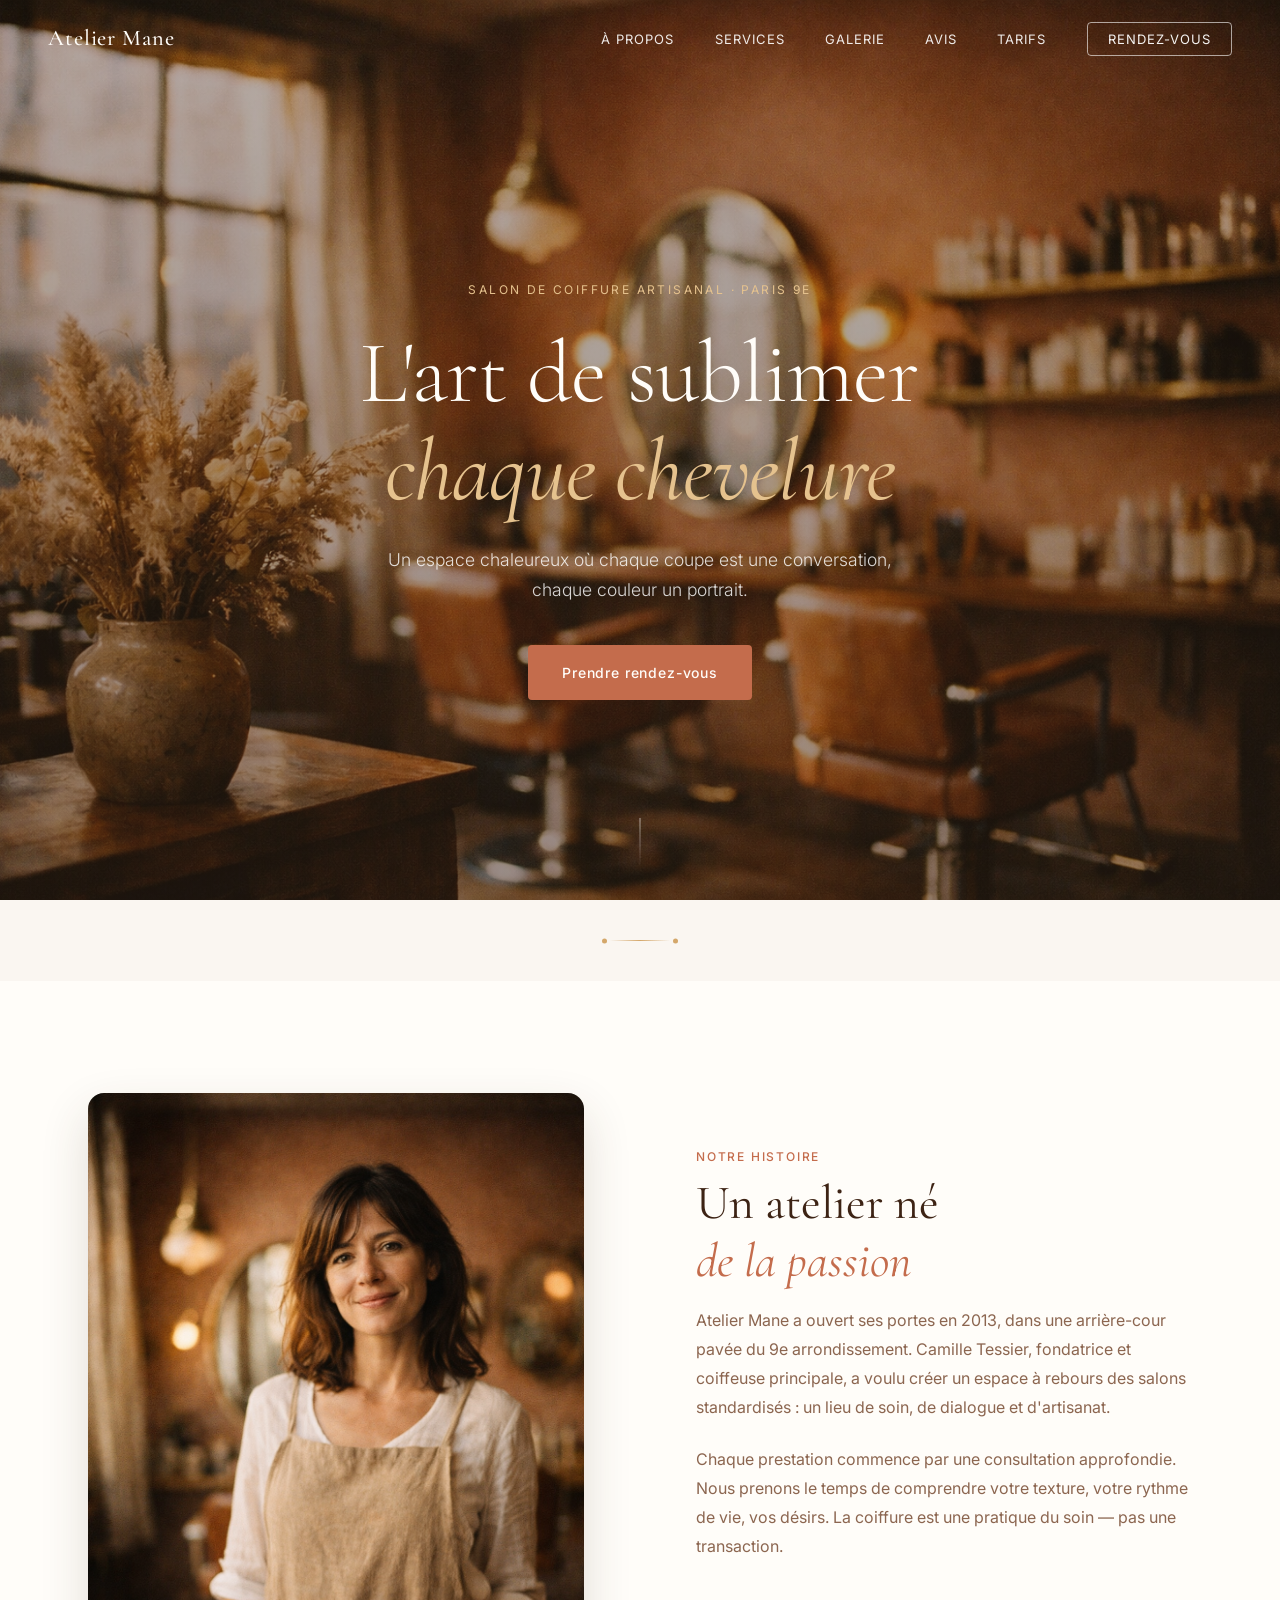
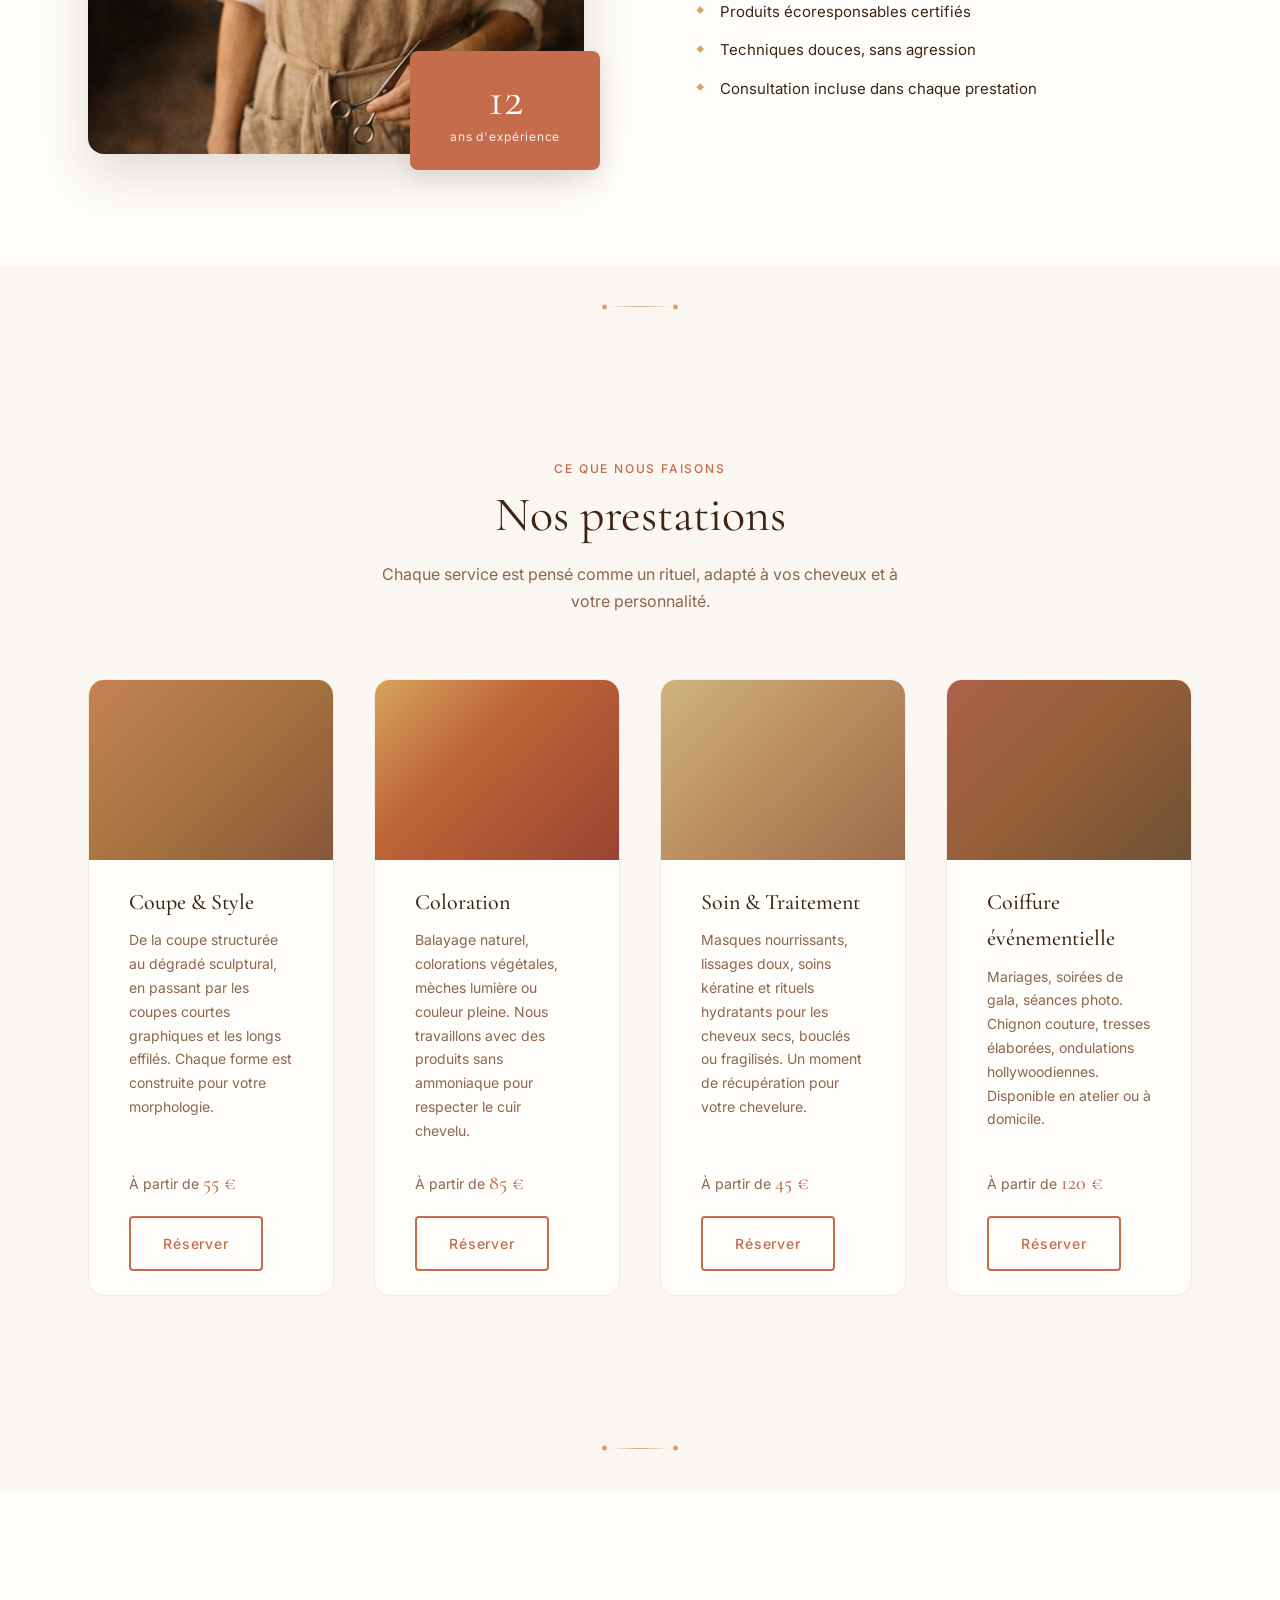
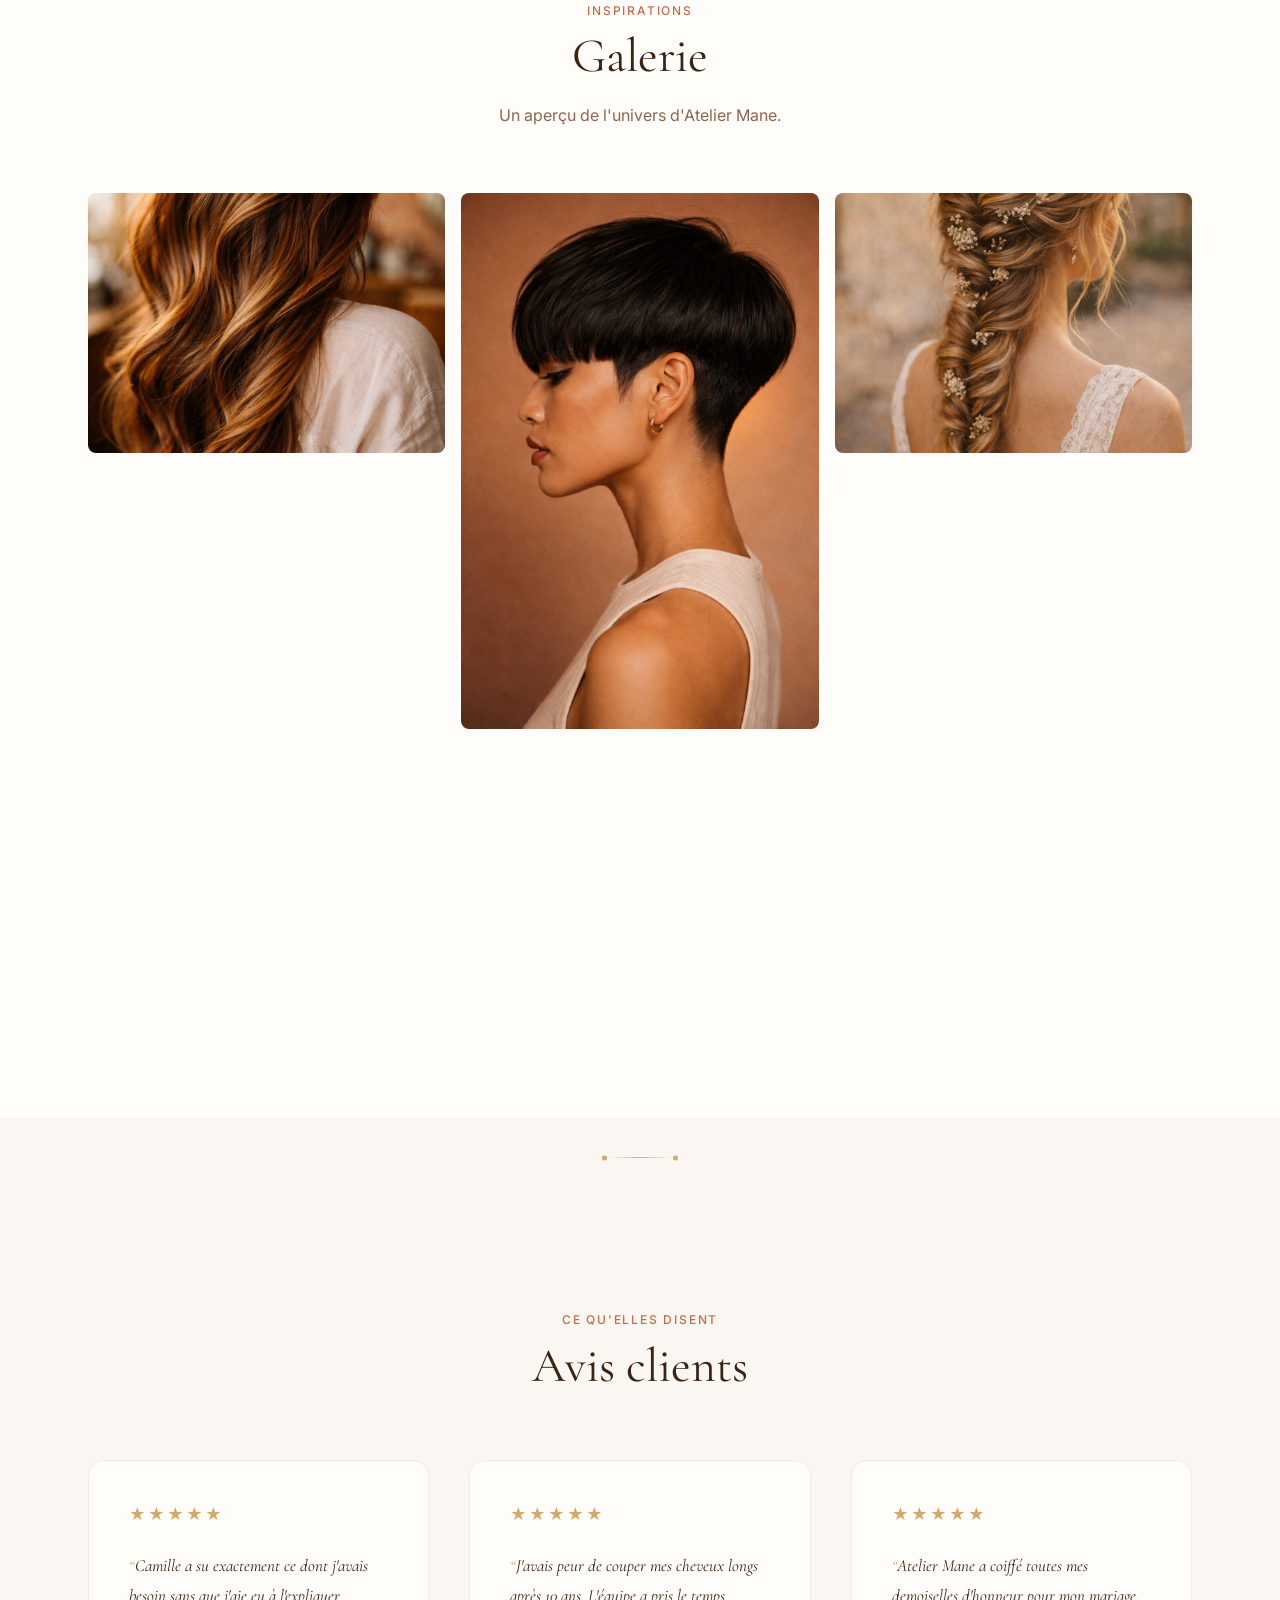
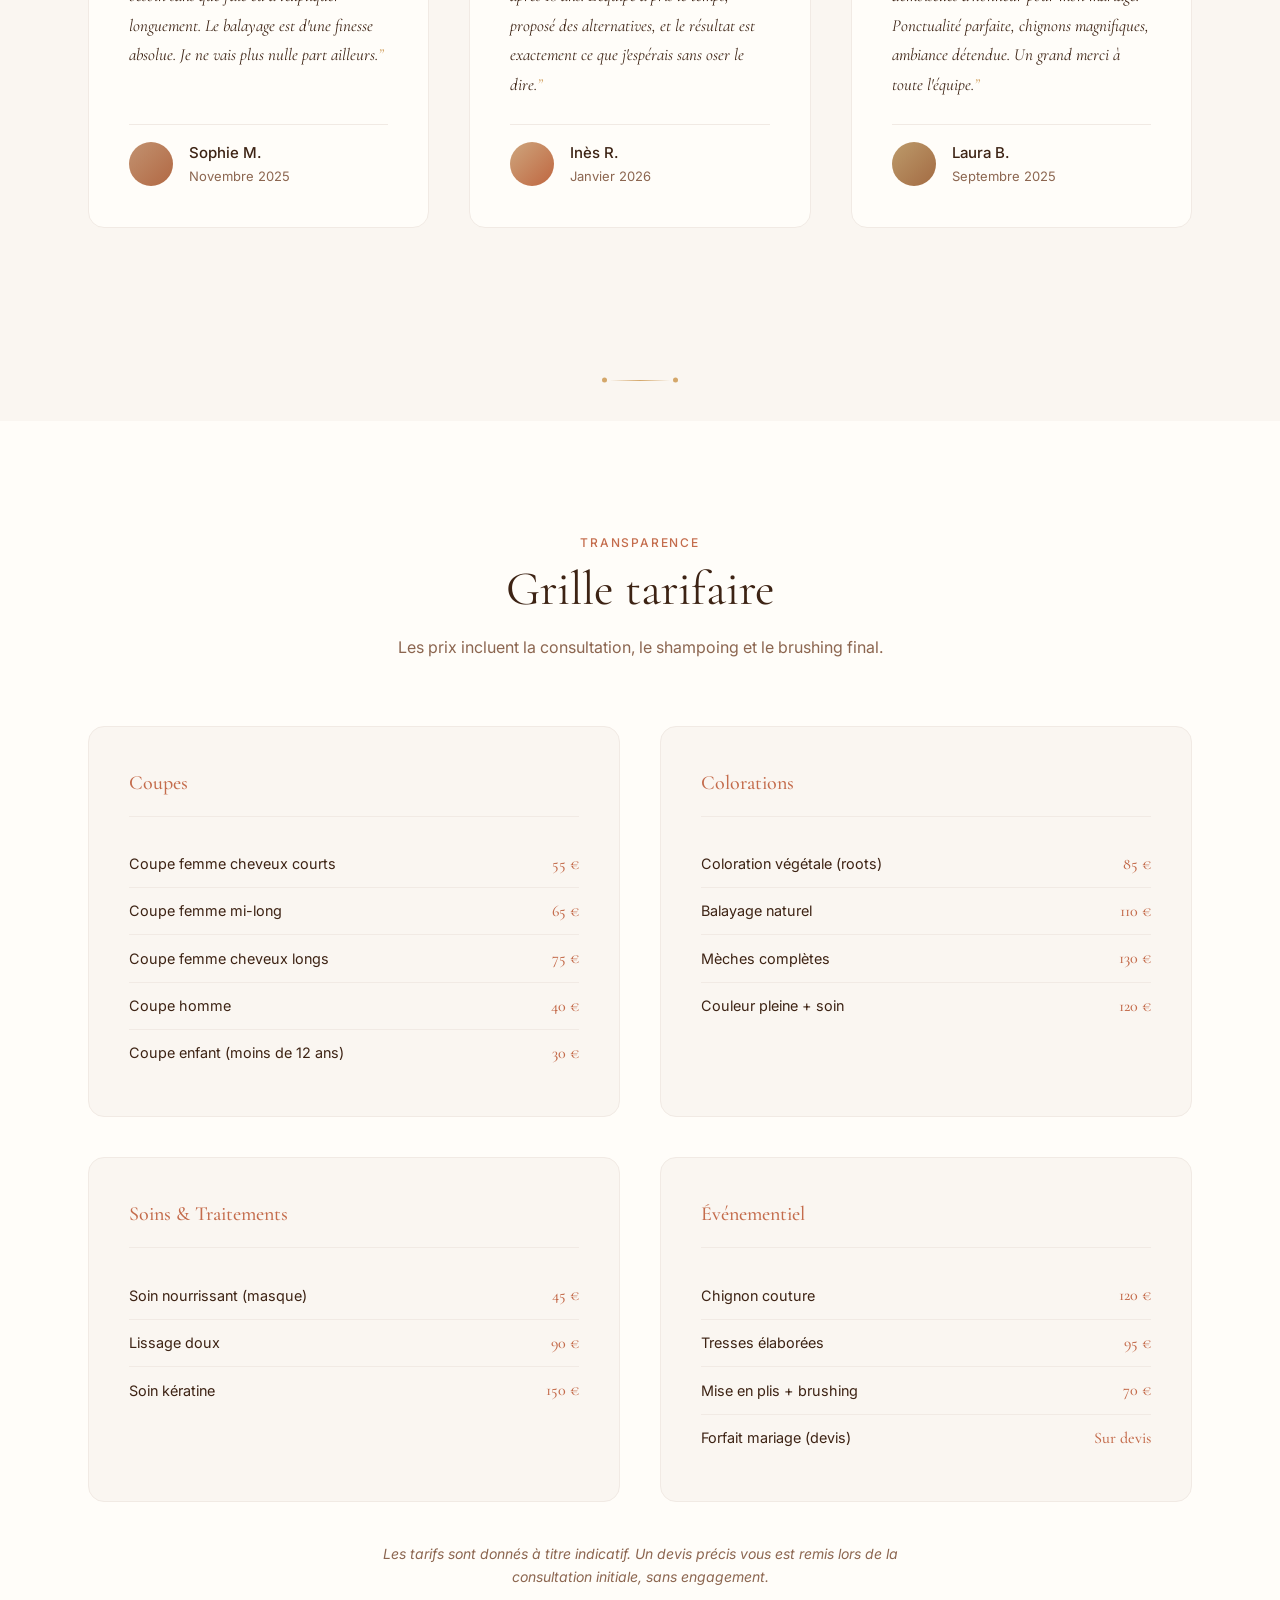
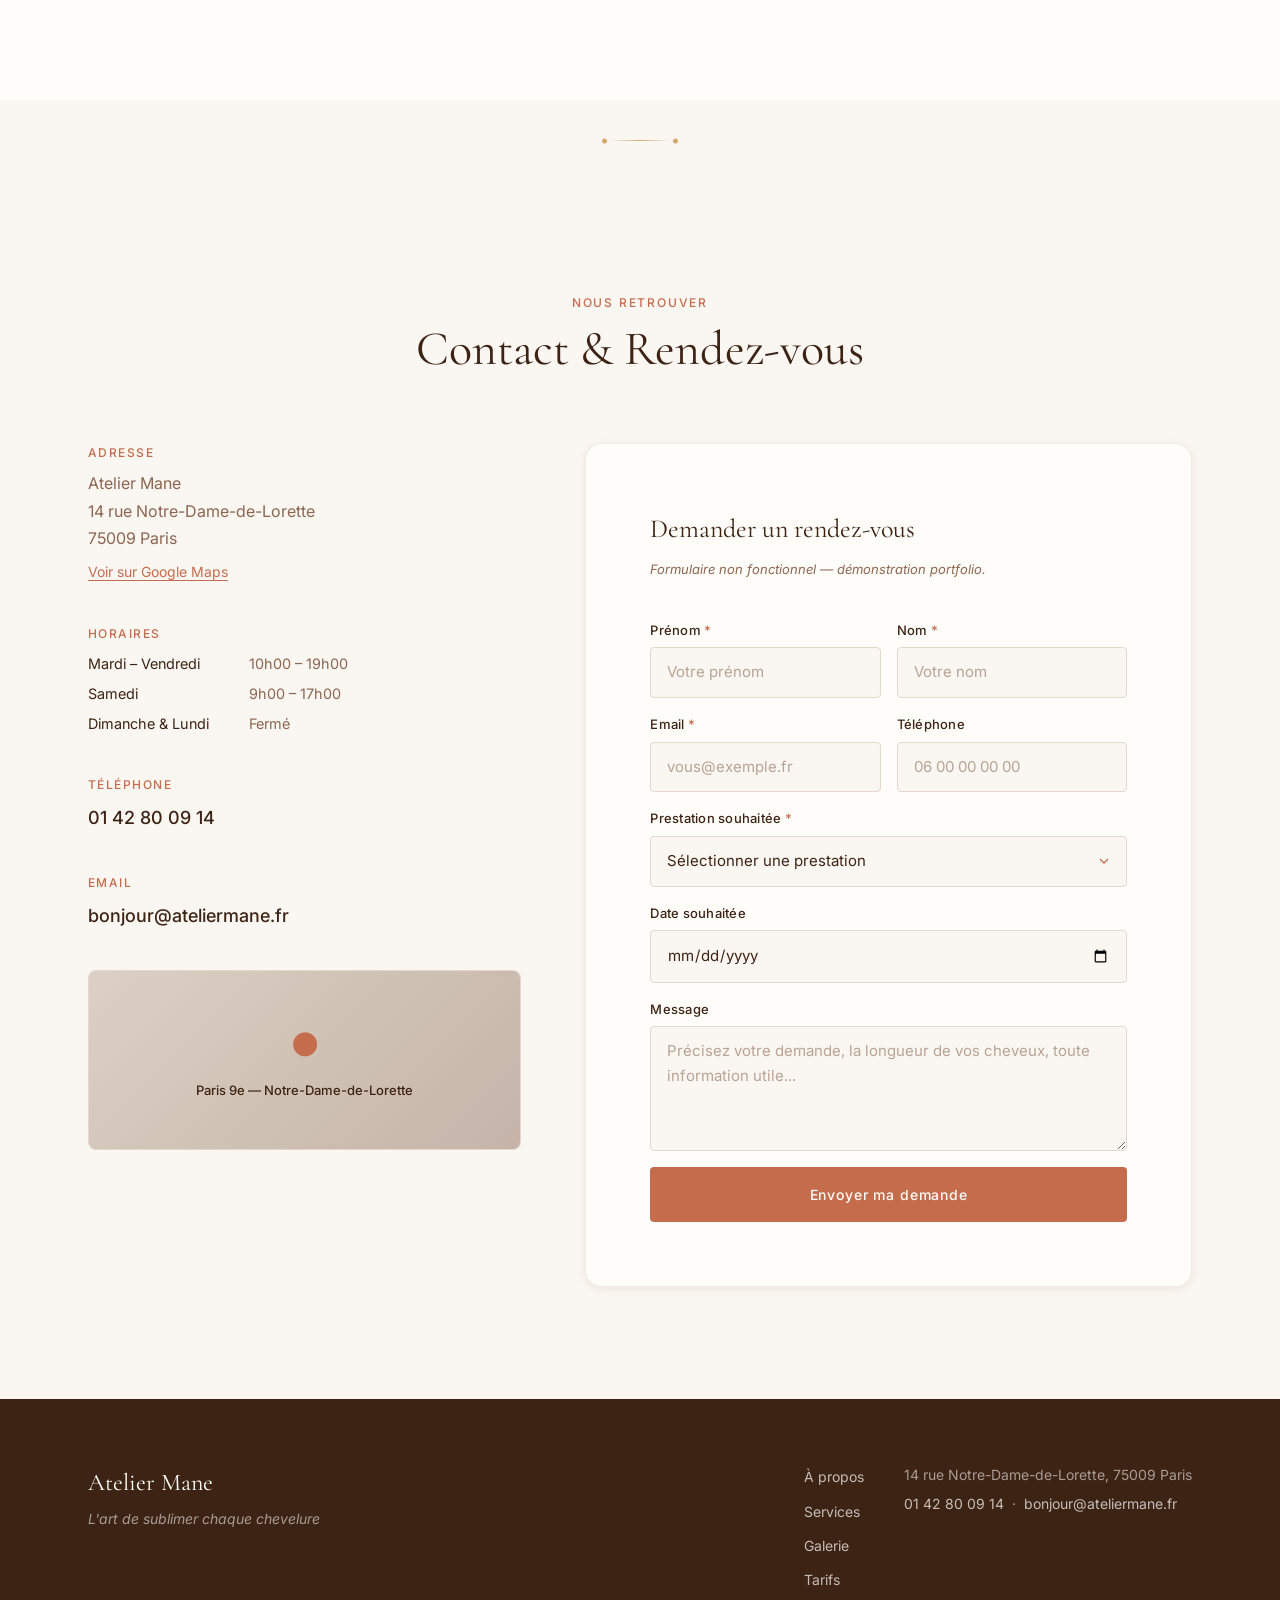
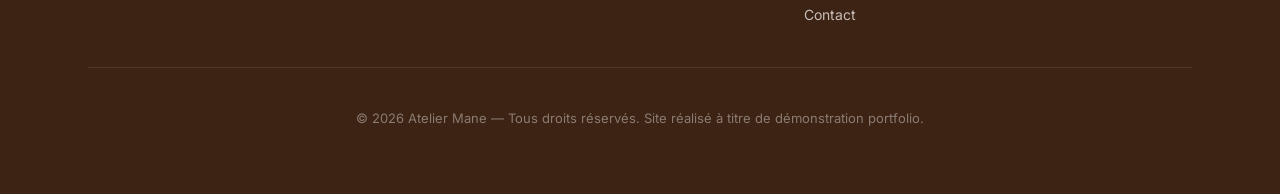
<file: portfolioexemple/coiffure/index.html>
<!DOCTYPE html>
<html lang="fr">
<head>
  <meta charset="UTF-8" />
  <meta name="viewport" content="width=device-width, initial-scale=1.0" />
  <title>Atelier Mane — Salon de coiffure à Paris 9e</title>
  <meta name="description" content="Atelier Mane, salon de coiffure artisanal au coeur du 9e arrondissement de Paris. Coupe, coloration, soins et coiffure événementielle. Sur rendez-vous." />

  <link rel="preconnect" href="https://fonts.googleapis.com" />
  <link rel="preconnect" href="https://fonts.gstatic.com" crossorigin />
  <link href="https://fonts.googleapis.com/css2?family=Cormorant+Garamond:ital,wght@0,300;0,400;0,500;0,600;1,300;1,400;1,500&family=Inter:wght@300;400;500;600&display=swap" rel="stylesheet" />

  <link rel="stylesheet" href="style.css" />
</head>
<body>

  <!-- Skip link accessibilité -->
  <a href="#contenu-principal" class="skip-link">Aller au contenu principal</a>

  <!-- Navigation -->
  <nav class="nav" id="nav" role="navigation" aria-label="Navigation principale">
    <div class="nav__inner">
      <a href="#hero" class="nav__logo" aria-label="Atelier Mane — Retour en haut">
        <span class="nav__logo-text">Atelier Mane</span>
      </a>

      <button class="nav__burger" id="burger" aria-controls="nav-mobile" aria-expanded="false" aria-label="Ouvrir le menu">
        <span class="nav__burger-bar"></span>
        <span class="nav__burger-bar"></span>
        <span class="nav__burger-bar"></span>
      </button>

      <ul class="nav__links" role="list" aria-label="Liens principaux">
        <li><a href="#apropos" class="nav__link">À propos</a></li>
        <li><a href="#services" class="nav__link">Services</a></li>
        <li><a href="#galerie" class="nav__link">Galerie</a></li>
        <li><a href="#temoignages" class="nav__link">Avis</a></li>
        <li><a href="#tarifs" class="nav__link">Tarifs</a></li>
        <li><a href="#contact" class="nav__link nav__link--cta">Rendez-vous</a></li>
      </ul>
    </div>
  </nav>

  <!-- Menu mobile -->
  <dialog class="nav-mobile" id="nav-mobile" aria-label="Menu mobile">
    <button class="nav-mobile__close" id="nav-mobile-close" aria-label="Fermer le menu">
      <span aria-hidden="true">&times;</span>
    </button>
    <ul class="nav-mobile__links" role="list">
      <li><a href="#apropos" class="nav-mobile__link">À propos</a></li>
      <li><a href="#services" class="nav-mobile__link">Services</a></li>
      <li><a href="#galerie" class="nav-mobile__link">Galerie</a></li>
      <li><a href="#temoignages" class="nav-mobile__link">Avis clients</a></li>
      <li><a href="#tarifs" class="nav-mobile__link">Tarifs</a></li>
      <li><a href="#contact" class="nav-mobile__link nav-mobile__link--cta">Prendre rendez-vous</a></li>
    </ul>
  </dialog>

  <main id="contenu-principal">

    <!-- ======================================================
         SECTION 1 — HERO
    ====================================================== -->
    <section class="hero" id="hero" aria-label="Présentation du salon">
      <img src="hero-salon.jpg" alt="Intérieur chaleureux du salon Atelier Mane" class="hero__visual" loading="eager" fetchpriority="high" />
      <div class="hero__overlay" aria-hidden="true"></div>
      <div class="hero__content">
        <p class="hero__eyebrow reveal-hero">Salon de coiffure artisanal · Paris 9e</p>
        <h1 class="hero__title reveal-hero reveal-hero--delay-1">
          L'art de sublimer<br />
          <em>chaque chevelure</em>
        </h1>
        <p class="hero__tagline reveal-hero reveal-hero--delay-2">
          Un espace chaleureux où chaque coupe est une conversation, chaque couleur un portrait.
        </p>
        <a href="#contact" class="btn btn--primary reveal-hero reveal-hero--delay-3">
          Prendre rendez-vous
        </a>
      </div>
      <div class="hero__scroll-indicator" aria-hidden="true">
        <span class="hero__scroll-line"></span>
      </div>
    </section>

    <!-- Séparateur décoratif -->
    <div class="separator" aria-hidden="true">
      <span class="separator__ornament"></span>
    </div>

    <!-- ======================================================
         SECTION 2 — À PROPOS
    ====================================================== -->
    <section class="apropos" id="apropos" aria-labelledby="apropos-titre">
      <div class="container">
        <div class="apropos__grid">

          <div class="apropos__visual-wrap">
            <div class="apropos__photo reveal">
              <img src="portrait-coiffeuse.jpg" alt="Portrait de Camille Tessier, fondatrice d'Atelier Mane" class="apropos__photo-inner" loading="lazy" />
            </div>
            <div class="apropos__badge reveal reveal--delay-1" aria-hidden="true">
              <span class="apropos__badge-number">12</span>
              <span class="apropos__badge-label">ans d'expérience</span>
            </div>
          </div>

          <div class="apropos__content reveal reveal--delay-2">
            <p class="section-eyebrow">Notre histoire</p>
            <h2 class="section-title" id="apropos-titre">Un atelier né<br /><em>de la passion</em></h2>
            <p class="apropos__text">
              Atelier Mane a ouvert ses portes en 2013, dans une arrière-cour pavée du 9e arrondissement. Camille Tessier, fondatrice et coiffeuse principale, a voulu créer un espace à rebours des salons standardisés : un lieu de soin, de dialogue et d'artisanat.
            </p>
            <p class="apropos__text">
              Chaque prestation commence par une consultation approfondie. Nous prenons le temps de comprendre votre texture, votre rythme de vie, vos désirs. La coiffure est une pratique du soin — pas une transaction.
            </p>
            <ul class="apropos__valeurs" role="list" aria-label="Nos valeurs">
              <li class="apropos__valeur">
                <span class="apropos__valeur-icon" aria-hidden="true">&#9670;</span>
                Produits écoresponsables certifiés
              </li>
              <li class="apropos__valeur">
                <span class="apropos__valeur-icon" aria-hidden="true">&#9670;</span>
                Techniques douces, sans agression
              </li>
              <li class="apropos__valeur">
                <span class="apropos__valeur-icon" aria-hidden="true">&#9670;</span>
                Consultation incluse dans chaque prestation
              </li>
            </ul>
          </div>

        </div>
      </div>
    </section>

    <!-- Séparateur décoratif -->
    <div class="separator" aria-hidden="true">
      <span class="separator__ornament"></span>
    </div>

    <!-- ======================================================
         SECTION 3 — SERVICES
    ====================================================== -->
    <section class="services" id="services" aria-labelledby="services-titre">
      <div class="container">
        <div class="section-header reveal">
          <p class="section-eyebrow">Ce que nous faisons</p>
          <h2 class="section-title" id="services-titre">Nos prestations</h2>
          <p class="section-subtitle">Chaque service est pensé comme un rituel, adapté à vos cheveux et à votre personnalité.</p>
        </div>

        <ul class="services__grid" role="list">

          <li class="service-card reveal" aria-label="Prestation : Coupe et Style">
            <div class="service-card__visual service-card__visual--coupe" aria-hidden="true"></div>
            <div class="service-card__body">
              <h3 class="service-card__title">Coupe &amp; Style</h3>
              <p class="service-card__desc">
                De la coupe structurée au dégradé sculptural, en passant par les coupes courtes graphiques et les longs effilés. Chaque forme est construite pour votre morphologie.
              </p>
              <p class="service-card__price" aria-label="À partir de 55 euros">À partir de <strong>55 €</strong></p>
              <a href="#contact" class="btn btn--outline service-card__cta">Réserver</a>
            </div>
          </li>

          <li class="service-card reveal reveal--delay-1" aria-label="Prestation : Coloration">
            <div class="service-card__visual service-card__visual--coloration" aria-hidden="true"></div>
            <div class="service-card__body">
              <h3 class="service-card__title">Coloration</h3>
              <p class="service-card__desc">
                Balayage naturel, colorations végétales, mèches lumière ou couleur pleine. Nous travaillons avec des produits sans ammoniaque pour respecter le cuir chevelu.
              </p>
              <p class="service-card__price" aria-label="À partir de 85 euros">À partir de <strong>85 €</strong></p>
              <a href="#contact" class="btn btn--outline service-card__cta">Réserver</a>
            </div>
          </li>

          <li class="service-card reveal reveal--delay-2" aria-label="Prestation : Soin et Traitement">
            <div class="service-card__visual service-card__visual--soin" aria-hidden="true"></div>
            <div class="service-card__body">
              <h3 class="service-card__title">Soin &amp; Traitement</h3>
              <p class="service-card__desc">
                Masques nourrissants, lissages doux, soins kératine et rituels hydratants pour les cheveux secs, bouclés ou fragilisés. Un moment de récupération pour votre chevelure.
              </p>
              <p class="service-card__price" aria-label="À partir de 45 euros">À partir de <strong>45 €</strong></p>
              <a href="#contact" class="btn btn--outline service-card__cta">Réserver</a>
            </div>
          </li>

          <li class="service-card reveal reveal--delay-3" aria-label="Prestation : Coiffure événementielle">
            <div class="service-card__visual service-card__visual--event" aria-hidden="true"></div>
            <div class="service-card__body">
              <h3 class="service-card__title">Coiffure événementielle</h3>
              <p class="service-card__desc">
                Mariages, soirées de gala, séances photo. Chignon couture, tresses élaborées, ondulations hollywoodiennes. Disponible en atelier ou à domicile.
              </p>
              <p class="service-card__price" aria-label="À partir de 120 euros">À partir de <strong>120 €</strong></p>
              <a href="#contact" class="btn btn--outline service-card__cta">Réserver</a>
            </div>
          </li>

        </ul>
      </div>
    </section>

    <!-- Séparateur décoratif -->
    <div class="separator" aria-hidden="true">
      <span class="separator__ornament"></span>
    </div>

    <!-- ======================================================
         SECTION 4 — GALERIE
    ====================================================== -->
    <section class="galerie" id="galerie" aria-labelledby="galerie-titre">
      <div class="container">
        <div class="section-header reveal">
          <p class="section-eyebrow">Inspirations</p>
          <h2 class="section-title" id="galerie-titre">Galerie</h2>
          <p class="section-subtitle">Un aperçu de l'univers d'Atelier Mane.</p>
        </div>

        <ul class="galerie__grid" role="list" aria-label="Galerie de réalisations">
          <li class="galerie__item reveal" aria-label="Réalisation : balayage naturel sur cheveux longs">
            <div class="galerie__visual galerie__visual--1">
              <img src="galerie-01.jpg" alt="Balayage naturel doré sur cheveux châtains longs" class="galerie__img" loading="lazy" />
            </div>
          </li>
          <li class="galerie__item galerie__item--tall reveal reveal--delay-1" aria-label="Réalisation : coupe courte structurée">
            <div class="galerie__visual galerie__visual--2">
              <img src="galerie-02.jpg" alt="Coupe courte graphique sur cheveux noirs naturels" class="galerie__img" loading="lazy" />
            </div>
          </li>
          <li class="galerie__item reveal reveal--delay-2" aria-label="Réalisation : tresse bohème">
            <div class="galerie__visual galerie__visual--3">
              <img src="galerie-03.jpg" alt="Tresse bohème élaborée pour un événement" class="galerie__img" loading="lazy" />
            </div>
          </li>
          <li class="galerie__item reveal reveal--delay-1" aria-label="Réalisation : coloration cuivre">
            <div class="galerie__visual galerie__visual--4">
              <img src="galerie-04.jpg" alt="Coloration cuivre chaleureux sur mi-long" class="galerie__img" loading="lazy" />
            </div>
          </li>
          <li class="galerie__item galerie__item--tall reveal reveal--delay-2" aria-label="Réalisation : ondulations naturelles">
            <div class="galerie__visual galerie__visual--5">
              <img src="galerie-05.jpg" alt="Mise en forme ondulations naturelles sur cheveux bouclés" class="galerie__img" loading="lazy" />
            </div>
          </li>
          <li class="galerie__item reveal reveal--delay-3" aria-label="Réalisation : chignon mariée">
            <div class="galerie__visual galerie__visual--6">
              <img src="galerie-06.jpg" alt="Chignon couture pour mariée, finition romantique" class="galerie__img" loading="lazy" />
            </div>
          </li>
        </ul>
      </div>
    </section>

    <!-- Séparateur décoratif -->
    <div class="separator" aria-hidden="true">
      <span class="separator__ornament"></span>
    </div>

    <!-- ======================================================
         SECTION 5 — TÉMOIGNAGES
    ====================================================== -->
    <section class="temoignages" id="temoignages" aria-labelledby="temoignages-titre">
      <div class="container">
        <div class="section-header reveal">
          <p class="section-eyebrow">Ce qu'elles disent</p>
          <h2 class="section-title" id="temoignages-titre">Avis clients</h2>
        </div>

        <ul class="temoignages__grid" role="list">

          <li class="temoignage reveal">
            <div class="temoignage__etoiles" aria-label="5 étoiles sur 5" role="img">
              <span aria-hidden="true">&#9733;&#9733;&#9733;&#9733;&#9733;</span>
            </div>
            <blockquote class="temoignage__texte">
              <p>Camille a su exactement ce dont j'avais besoin sans que j'aie eu à l'expliquer longuement. Le balayage est d'une finesse absolue. Je ne vais plus nulle part ailleurs.</p>
            </blockquote>
            <footer class="temoignage__auteur">
              <div class="temoignage__avatar" aria-hidden="true"></div>
              <div>
                <cite class="temoignage__nom">Sophie M.</cite>
                <p class="temoignage__date">Novembre 2025</p>
              </div>
            </footer>
          </li>

          <li class="temoignage reveal reveal--delay-1">
            <div class="temoignage__etoiles" aria-label="5 étoiles sur 5" role="img">
              <span aria-hidden="true">&#9733;&#9733;&#9733;&#9733;&#9733;</span>
            </div>
            <blockquote class="temoignage__texte">
              <p>J'avais peur de couper mes cheveux longs après 10 ans. L'équipe a pris le temps, proposé des alternatives, et le résultat est exactement ce que j'espérais sans oser le dire.</p>
            </blockquote>
            <footer class="temoignage__auteur">
              <div class="temoignage__avatar temoignage__avatar--2" aria-hidden="true"></div>
              <div>
                <cite class="temoignage__nom">Inès R.</cite>
                <p class="temoignage__date">Janvier 2026</p>
              </div>
            </footer>
          </li>

          <li class="temoignage reveal reveal--delay-2">
            <div class="temoignage__etoiles" aria-label="5 étoiles sur 5" role="img">
              <span aria-hidden="true">&#9733;&#9733;&#9733;&#9733;&#9733;</span>
            </div>
            <blockquote class="temoignage__texte">
              <p>Atelier Mane a coiffé toutes mes demoiselles d'honneur pour mon mariage. Ponctualité parfaite, chignons magnifiques, ambiance détendue. Un grand merci à toute l'équipe.</p>
            </blockquote>
            <footer class="temoignage__auteur">
              <div class="temoignage__avatar temoignage__avatar--3" aria-hidden="true"></div>
              <div>
                <cite class="temoignage__nom">Laura B.</cite>
                <p class="temoignage__date">Septembre 2025</p>
              </div>
            </footer>
          </li>

        </ul>
      </div>
    </section>

    <!-- Séparateur décoratif -->
    <div class="separator" aria-hidden="true">
      <span class="separator__ornament"></span>
    </div>

    <!-- ======================================================
         SECTION 6 — TARIFS
    ====================================================== -->
    <section class="tarifs" id="tarifs" aria-labelledby="tarifs-titre">
      <div class="container">
        <div class="section-header reveal">
          <p class="section-eyebrow">Transparence</p>
          <h2 class="section-title" id="tarifs-titre">Grille tarifaire</h2>
          <p class="section-subtitle">Les prix incluent la consultation, le shampoing et le brushing final.</p>
        </div>

        <div class="tarifs__wrap reveal reveal--delay-1">

          <div class="tarifs__categorie">
            <h3 class="tarifs__categorie-titre">Coupes</h3>
            <table class="tarifs__table" aria-label="Tarifs coupes">
              <tbody>
                <tr>
                  <th scope="row" class="tarifs__prestation">Coupe femme cheveux courts</th>
                  <td class="tarifs__prix">55 €</td>
                </tr>
                <tr>
                  <th scope="row" class="tarifs__prestation">Coupe femme mi-long</th>
                  <td class="tarifs__prix">65 €</td>
                </tr>
                <tr>
                  <th scope="row" class="tarifs__prestation">Coupe femme cheveux longs</th>
                  <td class="tarifs__prix">75 €</td>
                </tr>
                <tr>
                  <th scope="row" class="tarifs__prestation">Coupe homme</th>
                  <td class="tarifs__prix">40 €</td>
                </tr>
                <tr>
                  <th scope="row" class="tarifs__prestation">Coupe enfant (moins de 12 ans)</th>
                  <td class="tarifs__prix">30 €</td>
                </tr>
              </tbody>
            </table>
          </div>

          <div class="tarifs__categorie">
            <h3 class="tarifs__categorie-titre">Colorations</h3>
            <table class="tarifs__table" aria-label="Tarifs colorations">
              <tbody>
                <tr>
                  <th scope="row" class="tarifs__prestation">Coloration végétale (roots)</th>
                  <td class="tarifs__prix">85 €</td>
                </tr>
                <tr>
                  <th scope="row" class="tarifs__prestation">Balayage naturel</th>
                  <td class="tarifs__prix">110 €</td>
                </tr>
                <tr>
                  <th scope="row" class="tarifs__prestation">Mèches complètes</th>
                  <td class="tarifs__prix">130 €</td>
                </tr>
                <tr>
                  <th scope="row" class="tarifs__prestation">Couleur pleine + soin</th>
                  <td class="tarifs__prix">120 €</td>
                </tr>
              </tbody>
            </table>
          </div>

          <div class="tarifs__categorie">
            <h3 class="tarifs__categorie-titre">Soins &amp; Traitements</h3>
            <table class="tarifs__table" aria-label="Tarifs soins">
              <tbody>
                <tr>
                  <th scope="row" class="tarifs__prestation">Soin nourrissant (masque)</th>
                  <td class="tarifs__prix">45 €</td>
                </tr>
                <tr>
                  <th scope="row" class="tarifs__prestation">Lissage doux</th>
                  <td class="tarifs__prix">90 €</td>
                </tr>
                <tr>
                  <th scope="row" class="tarifs__prestation">Soin kératine</th>
                  <td class="tarifs__prix">150 €</td>
                </tr>
              </tbody>
            </table>
          </div>

          <div class="tarifs__categorie">
            <h3 class="tarifs__categorie-titre">Événementiel</h3>
            <table class="tarifs__table" aria-label="Tarifs coiffure événementielle">
              <tbody>
                <tr>
                  <th scope="row" class="tarifs__prestation">Chignon couture</th>
                  <td class="tarifs__prix">120 €</td>
                </tr>
                <tr>
                  <th scope="row" class="tarifs__prestation">Tresses élaborées</th>
                  <td class="tarifs__prix">95 €</td>
                </tr>
                <tr>
                  <th scope="row" class="tarifs__prestation">Mise en plis + brushing</th>
                  <td class="tarifs__prix">70 €</td>
                </tr>
                <tr>
                  <th scope="row" class="tarifs__prestation">Forfait mariage (devis)</th>
                  <td class="tarifs__prix">Sur devis</td>
                </tr>
              </tbody>
            </table>
          </div>

        </div>

        <p class="tarifs__note reveal reveal--delay-2">
          Les tarifs sont donnés à titre indicatif. Un devis précis vous est remis lors de la consultation initiale, sans engagement.
        </p>

      </div>
    </section>

    <!-- Séparateur décoratif -->
    <div class="separator" aria-hidden="true">
      <span class="separator__ornament"></span>
    </div>

    <!-- ======================================================
         SECTION 7 — CONTACT & RDV
    ====================================================== -->
    <section class="contact" id="contact" aria-labelledby="contact-titre">
      <div class="container">
        <div class="section-header reveal">
          <p class="section-eyebrow">Nous retrouver</p>
          <h2 class="section-title" id="contact-titre">Contact &amp; Rendez-vous</h2>
        </div>

        <div class="contact__grid">

          <!-- Informations pratiques -->
          <div class="contact__infos reveal">

            <div class="contact__bloc">
              <h3 class="contact__bloc-titre">Adresse</h3>
              <address class="contact__adresse">
                Atelier Mane<br />
                14 rue Notre-Dame-de-Lorette<br />
                75009 Paris
              </address>
              <a
                href="https://maps.google.com/?q=14+rue+Notre-Dame-de-Lorette+Paris+75009"
                class="contact__maps-link"
                target="_blank"
                rel="noopener noreferrer"
                aria-label="Voir sur Google Maps (nouvelle fenêtre)"
              >
                Voir sur Google Maps
              </a>
            </div>

            <div class="contact__bloc">
              <h3 class="contact__bloc-titre">Horaires</h3>
              <dl class="contact__horaires" aria-label="Horaires d'ouverture">
                <dt>Mardi – Vendredi</dt>
                <dd>10h00 – 19h00</dd>
                <dt>Samedi</dt>
                <dd>9h00 – 17h00</dd>
                <dt>Dimanche &amp; Lundi</dt>
                <dd>Fermé</dd>
              </dl>
            </div>

            <div class="contact__bloc">
              <h3 class="contact__bloc-titre">Téléphone</h3>
              <a href="tel:+33142800914" class="contact__tel" aria-label="Appeler le 01 42 80 09 14">
                01 42 80 09 14
              </a>
            </div>

            <div class="contact__bloc">
              <h3 class="contact__bloc-titre">Email</h3>
              <a href="mailto:bonjour@ateliermane.fr" class="contact__email">
                bonjour@ateliermane.fr
              </a>
            </div>

            <!-- Placeholder carte -->
            <div class="contact__map-placeholder" role="img" aria-label="Carte de localisation — 14 rue Notre-Dame-de-Lorette, Paris 9e">
              <span class="contact__map-pin" aria-hidden="true">&#9679;</span>
              <p class="contact__map-label">Paris 9e — Notre-Dame-de-Lorette</p>
            </div>

          </div>

          <!-- Formulaire de contact -->
          <div class="contact__form-wrap reveal reveal--delay-1">
            <h3 class="contact__form-titre">Demander un rendez-vous</h3>
            <p class="contact__form-note">Formulaire non fonctionnel — démonstration portfolio.</p>

            <form class="contact__form" action="#" method="POST" novalidate aria-label="Formulaire de prise de rendez-vous">

              <div class="form-group">
                <label for="prenom" class="form-label">Prénom <span class="form-required" aria-hidden="true">*</span></label>
                <input
                  type="text"
                  id="prenom"
                  name="prenom"
                  class="form-input"
                  autocomplete="given-name"
                  placeholder="Votre prénom"
                  aria-required="true"
                />
              </div>

              <div class="form-group">
                <label for="nom" class="form-label">Nom <span class="form-required" aria-hidden="true">*</span></label>
                <input
                  type="text"
                  id="nom"
                  name="nom"
                  class="form-input"
                  autocomplete="family-name"
                  placeholder="Votre nom"
                  aria-required="true"
                />
              </div>

              <div class="form-group">
                <label for="email" class="form-label">Email <span class="form-required" aria-hidden="true">*</span></label>
                <input
                  type="email"
                  id="email"
                  name="email"
                  class="form-input"
                  autocomplete="email"
                  placeholder="vous@exemple.fr"
                  aria-required="true"
                />
              </div>

              <div class="form-group">
                <label for="telephone" class="form-label">Téléphone</label>
                <input
                  type="tel"
                  id="telephone"
                  name="telephone"
                  class="form-input"
                  autocomplete="tel"
                  placeholder="06 00 00 00 00"
                />
              </div>

              <div class="form-group form-group--full">
                <label for="prestation" class="form-label">Prestation souhaitée <span class="form-required" aria-hidden="true">*</span></label>
                <select id="prestation" name="prestation" class="form-input form-select" aria-required="true">
                  <option value="" disabled selected>Sélectionner une prestation</option>
                  <option value="coupe">Coupe &amp; Style</option>
                  <option value="coloration">Coloration</option>
                  <option value="soin">Soin &amp; Traitement</option>
                  <option value="event">Coiffure événementielle</option>
                  <option value="autre">Autre / Consultation</option>
                </select>
              </div>

              <div class="form-group form-group--full">
                <label for="date" class="form-label">Date souhaitée</label>
                <input
                  type="date"
                  id="date"
                  name="date"
                  class="form-input"
                />
              </div>

              <div class="form-group form-group--full">
                <label for="message" class="form-label">Message</label>
                <textarea
                  id="message"
                  name="message"
                  class="form-input form-textarea"
                  rows="4"
                  placeholder="Précisez votre demande, la longueur de vos cheveux, toute information utile..."
                ></textarea>
              </div>

              <div class="form-group form-group--full">
                <button type="submit" class="btn btn--primary btn--full">
                  Envoyer ma demande
                </button>
              </div>

            </form>
          </div>

        </div>
      </div>
    </section>

  </main>

  <!-- ======================================================
       FOOTER
  ====================================================== -->
  <footer class="footer" role="contentinfo">
    <div class="container">
      <div class="footer__inner">
        <div class="footer__brand">
          <p class="footer__logo">Atelier Mane</p>
          <p class="footer__tagline">L'art de sublimer chaque chevelure</p>
        </div>
        <nav class="footer__nav" aria-label="Liens footer">
          <ul role="list" class="footer__nav-list">
            <li><a href="#apropos" class="footer__link">À propos</a></li>
            <li><a href="#services" class="footer__link">Services</a></li>
            <li><a href="#galerie" class="footer__link">Galerie</a></li>
            <li><a href="#tarifs" class="footer__link">Tarifs</a></li>
            <li><a href="#contact" class="footer__link">Contact</a></li>
          </ul>
        </nav>
        <div class="footer__legal">
          <p>14 rue Notre-Dame-de-Lorette, 75009 Paris</p>
          <p>
            <a href="tel:+33142800914" class="footer__link">01 42 80 09 14</a>
            &nbsp;·&nbsp;
            <a href="mailto:bonjour@ateliermane.fr" class="footer__link">bonjour@ateliermane.fr</a>
          </p>
        </div>
      </div>
      <p class="footer__copyright">
        &copy; 2026 Atelier Mane — Tous droits réservés. Site réalisé à titre de démonstration portfolio.
      </p>
    </div>
  </footer>

  <script src="script.js" defer></script>
</body>
</html>
</file>
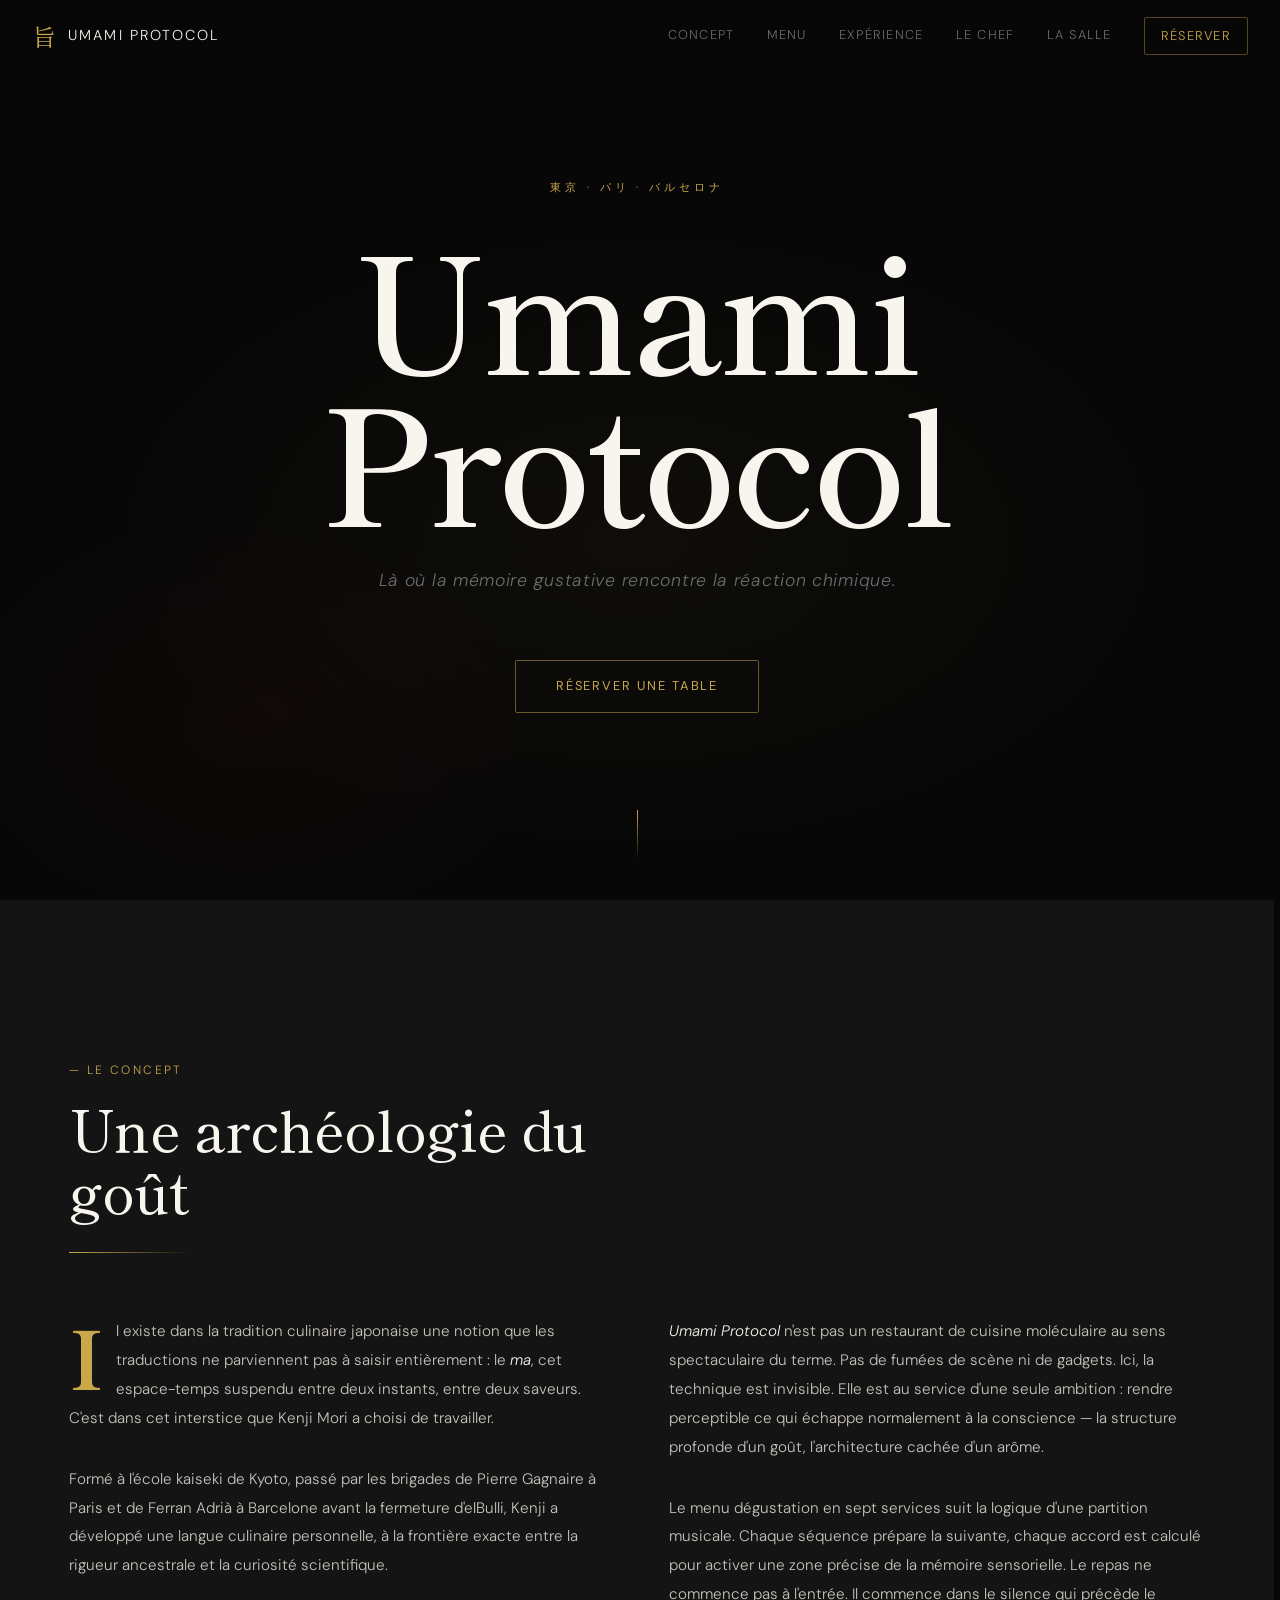
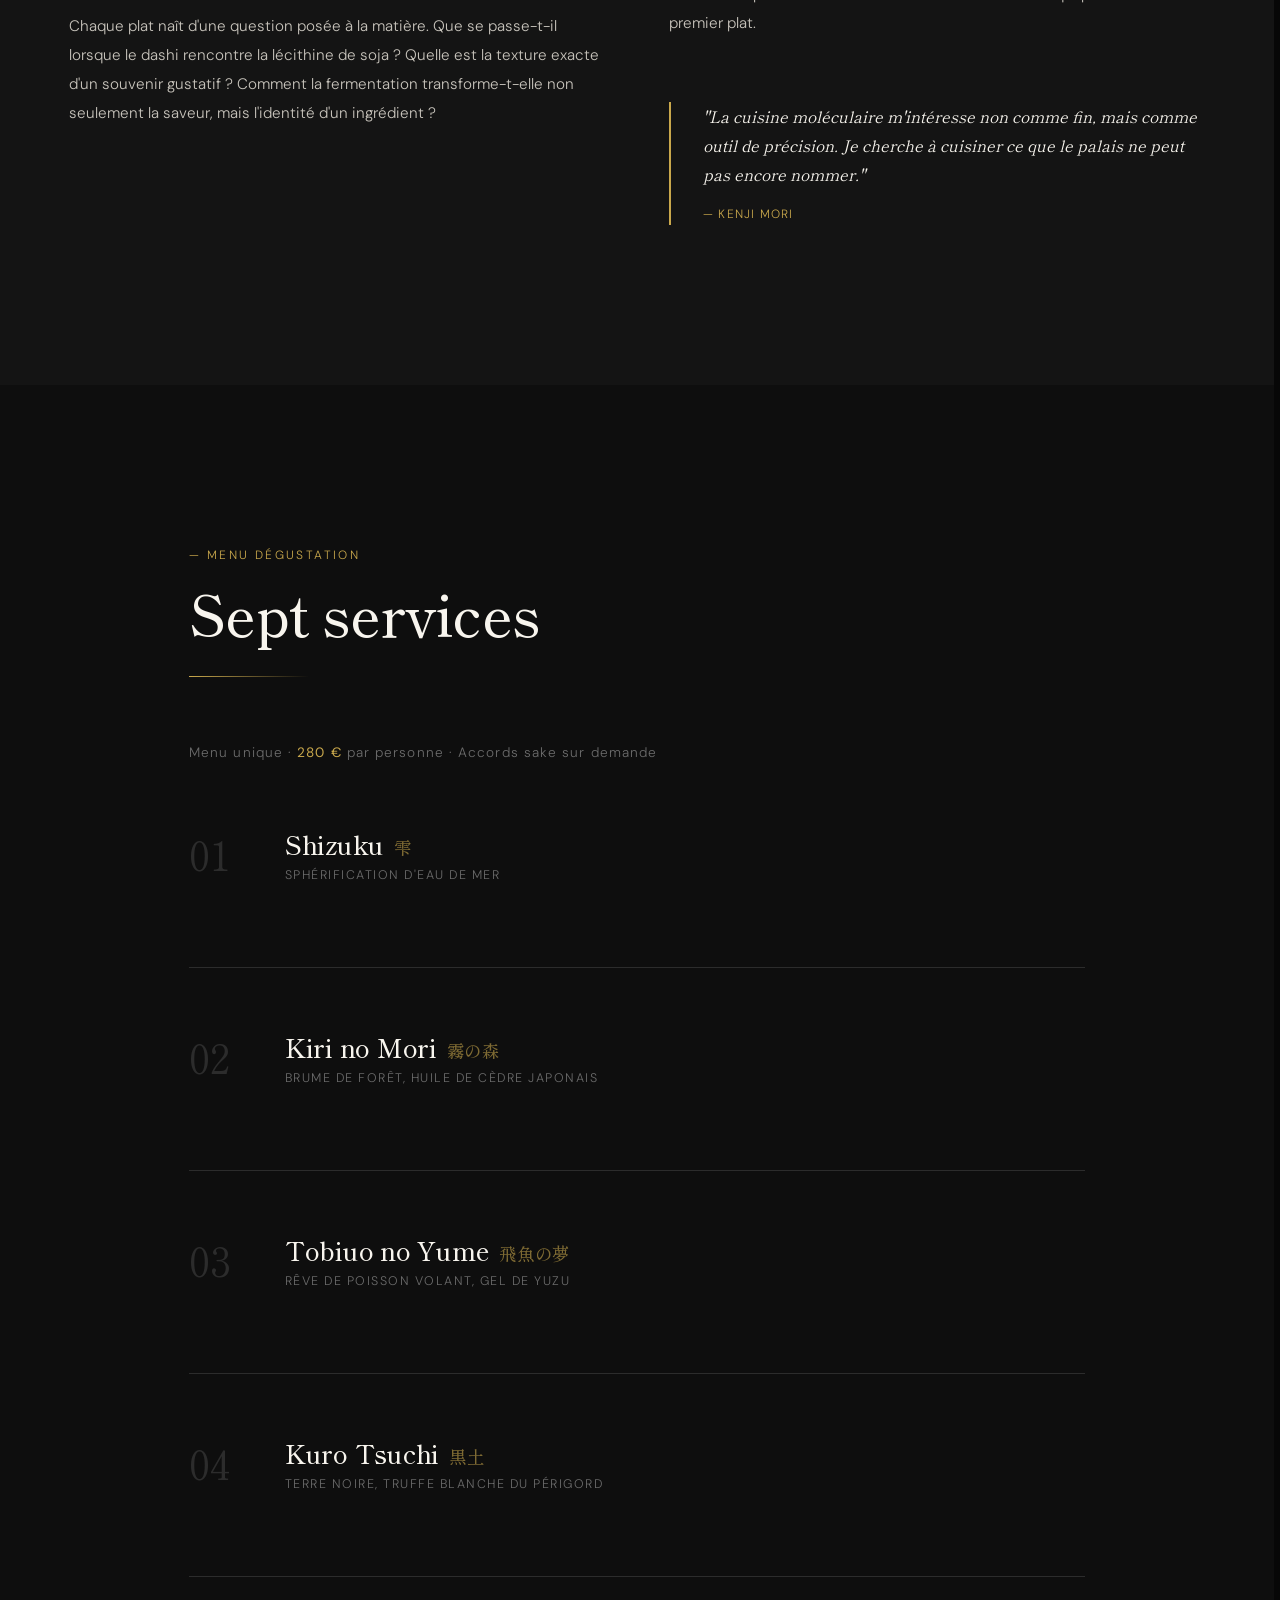
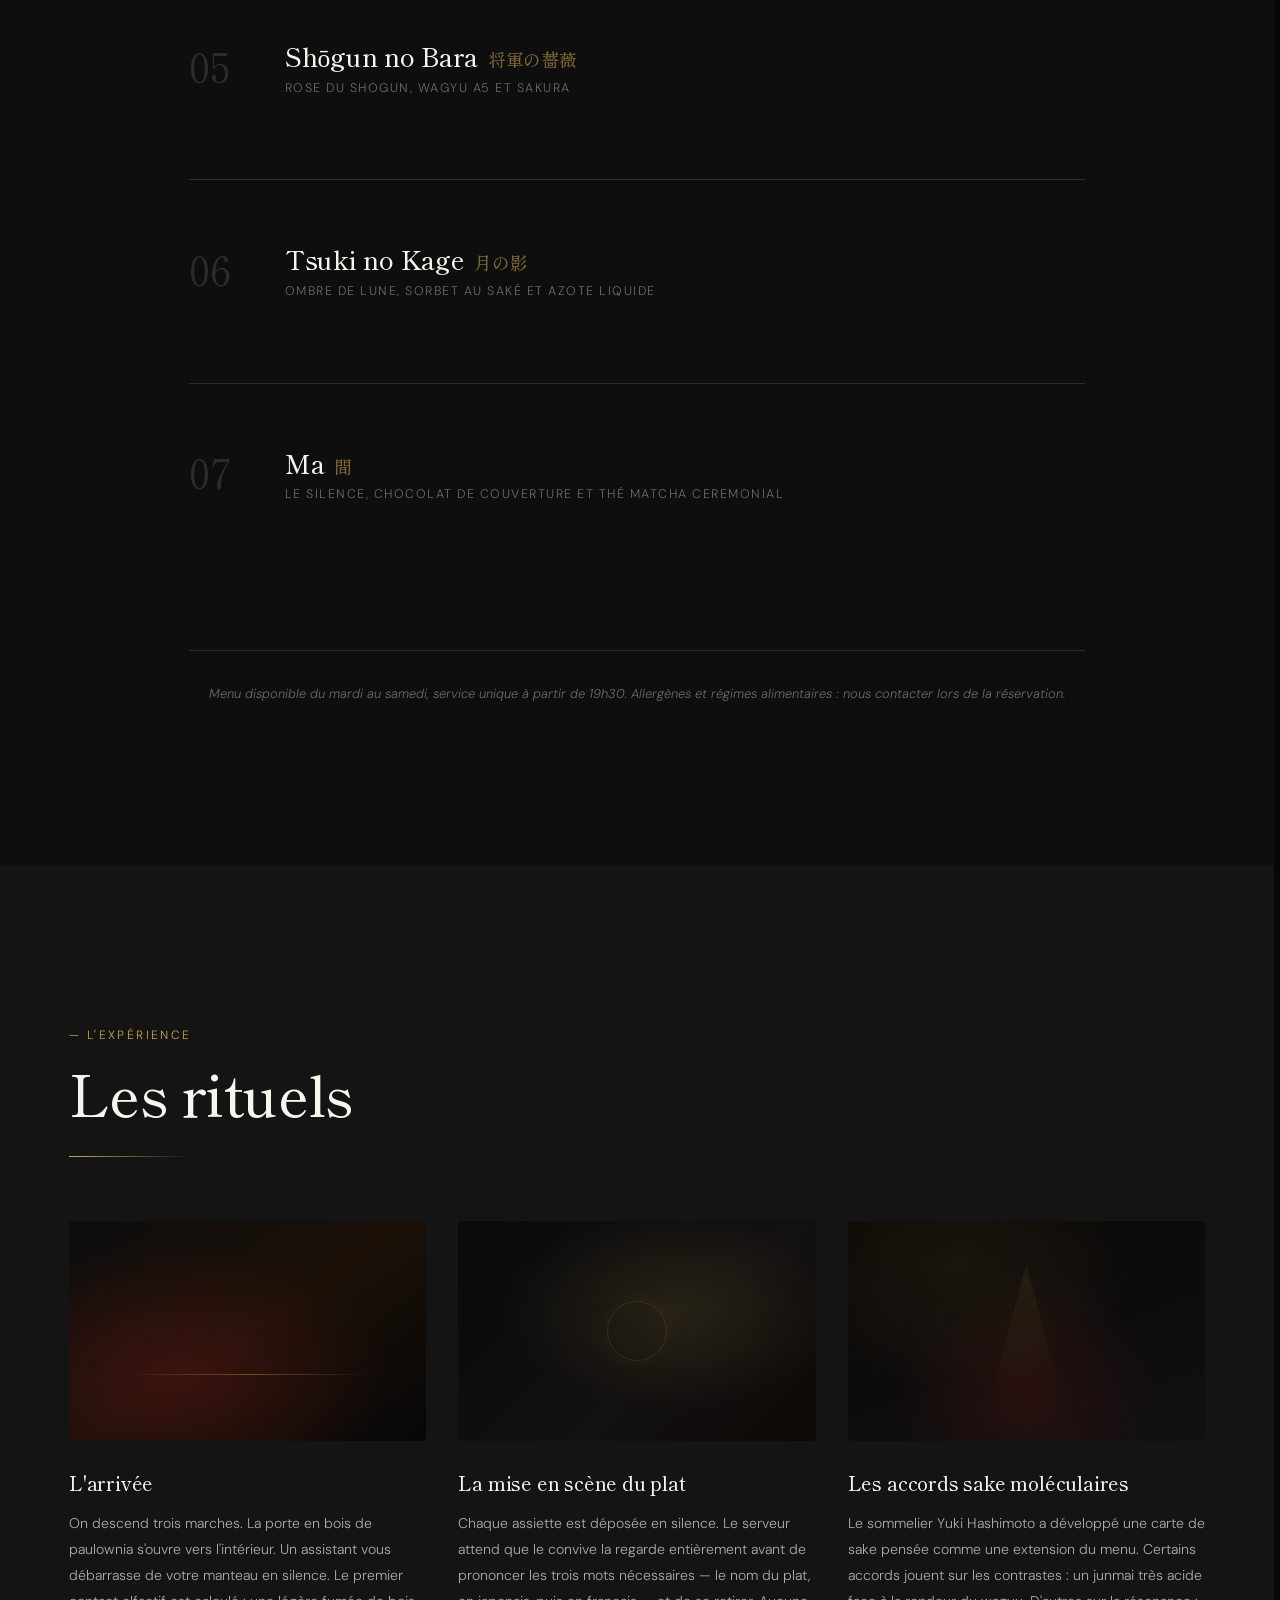
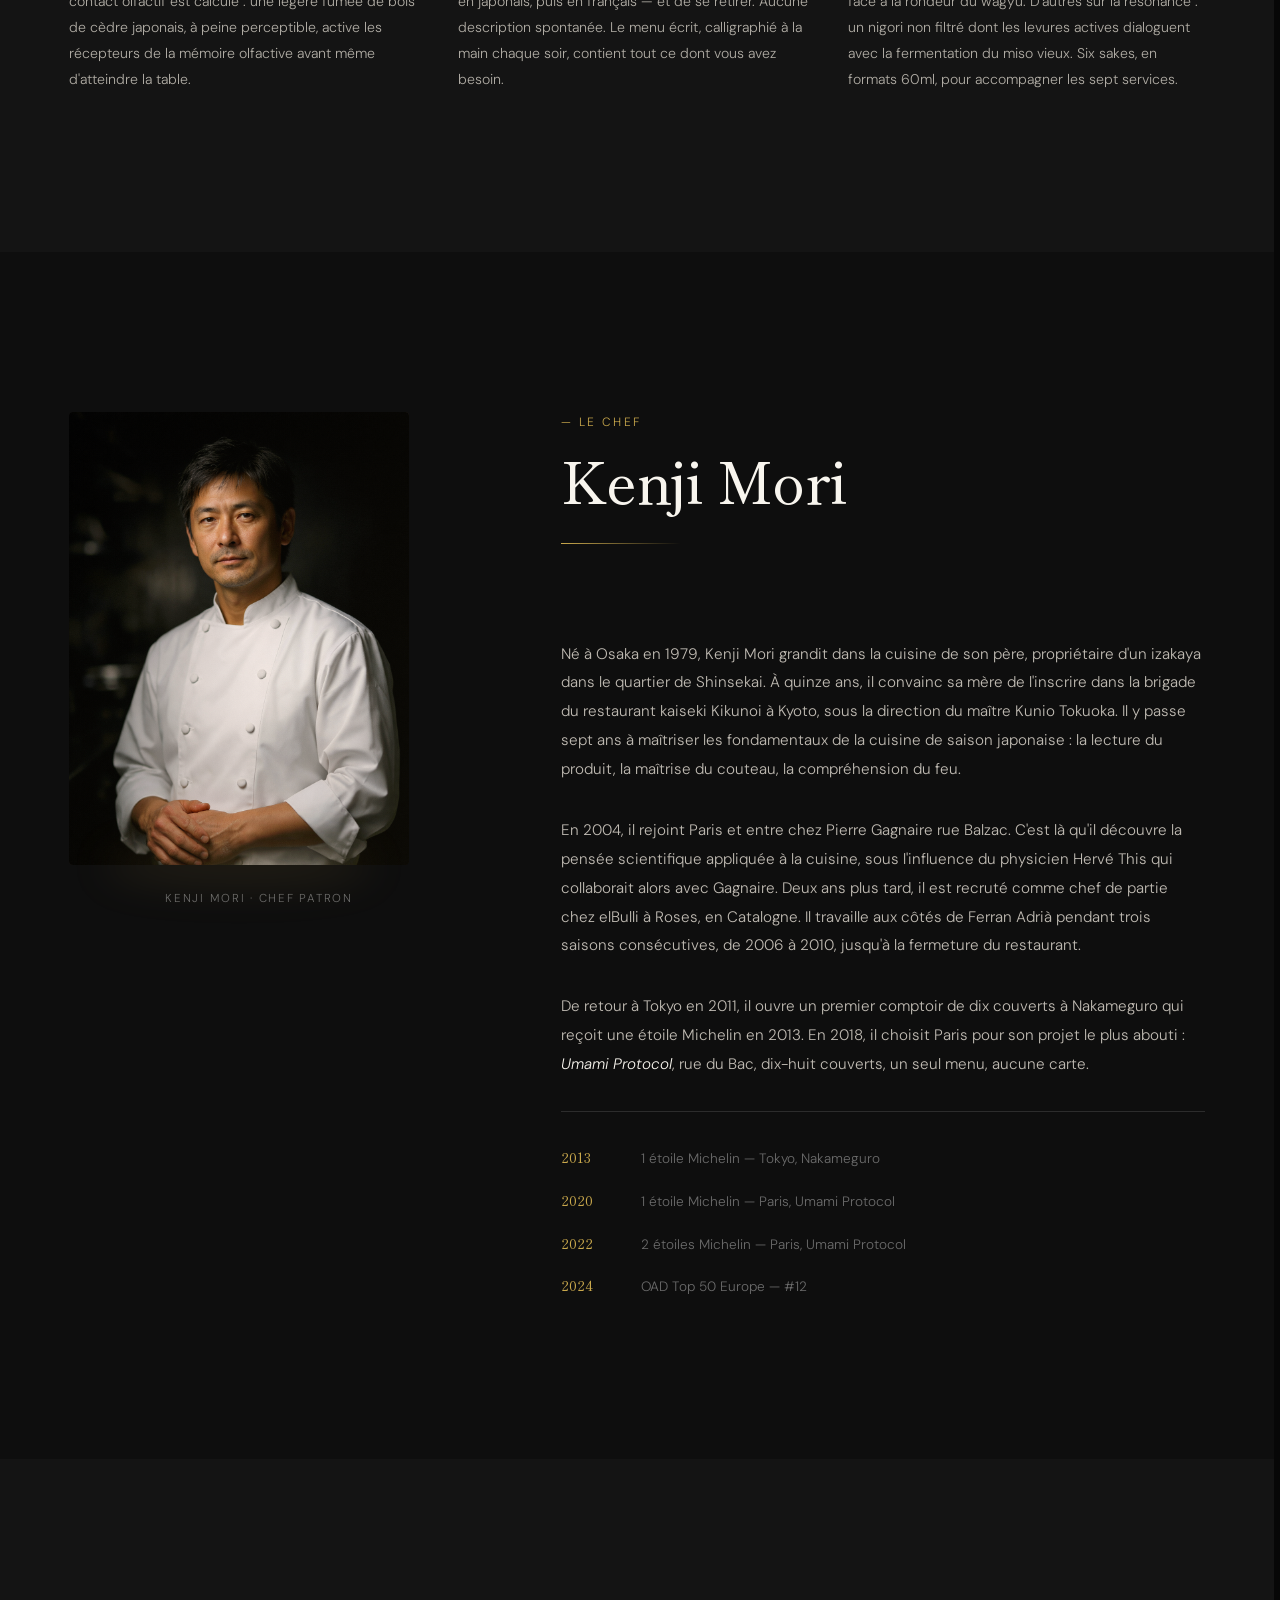
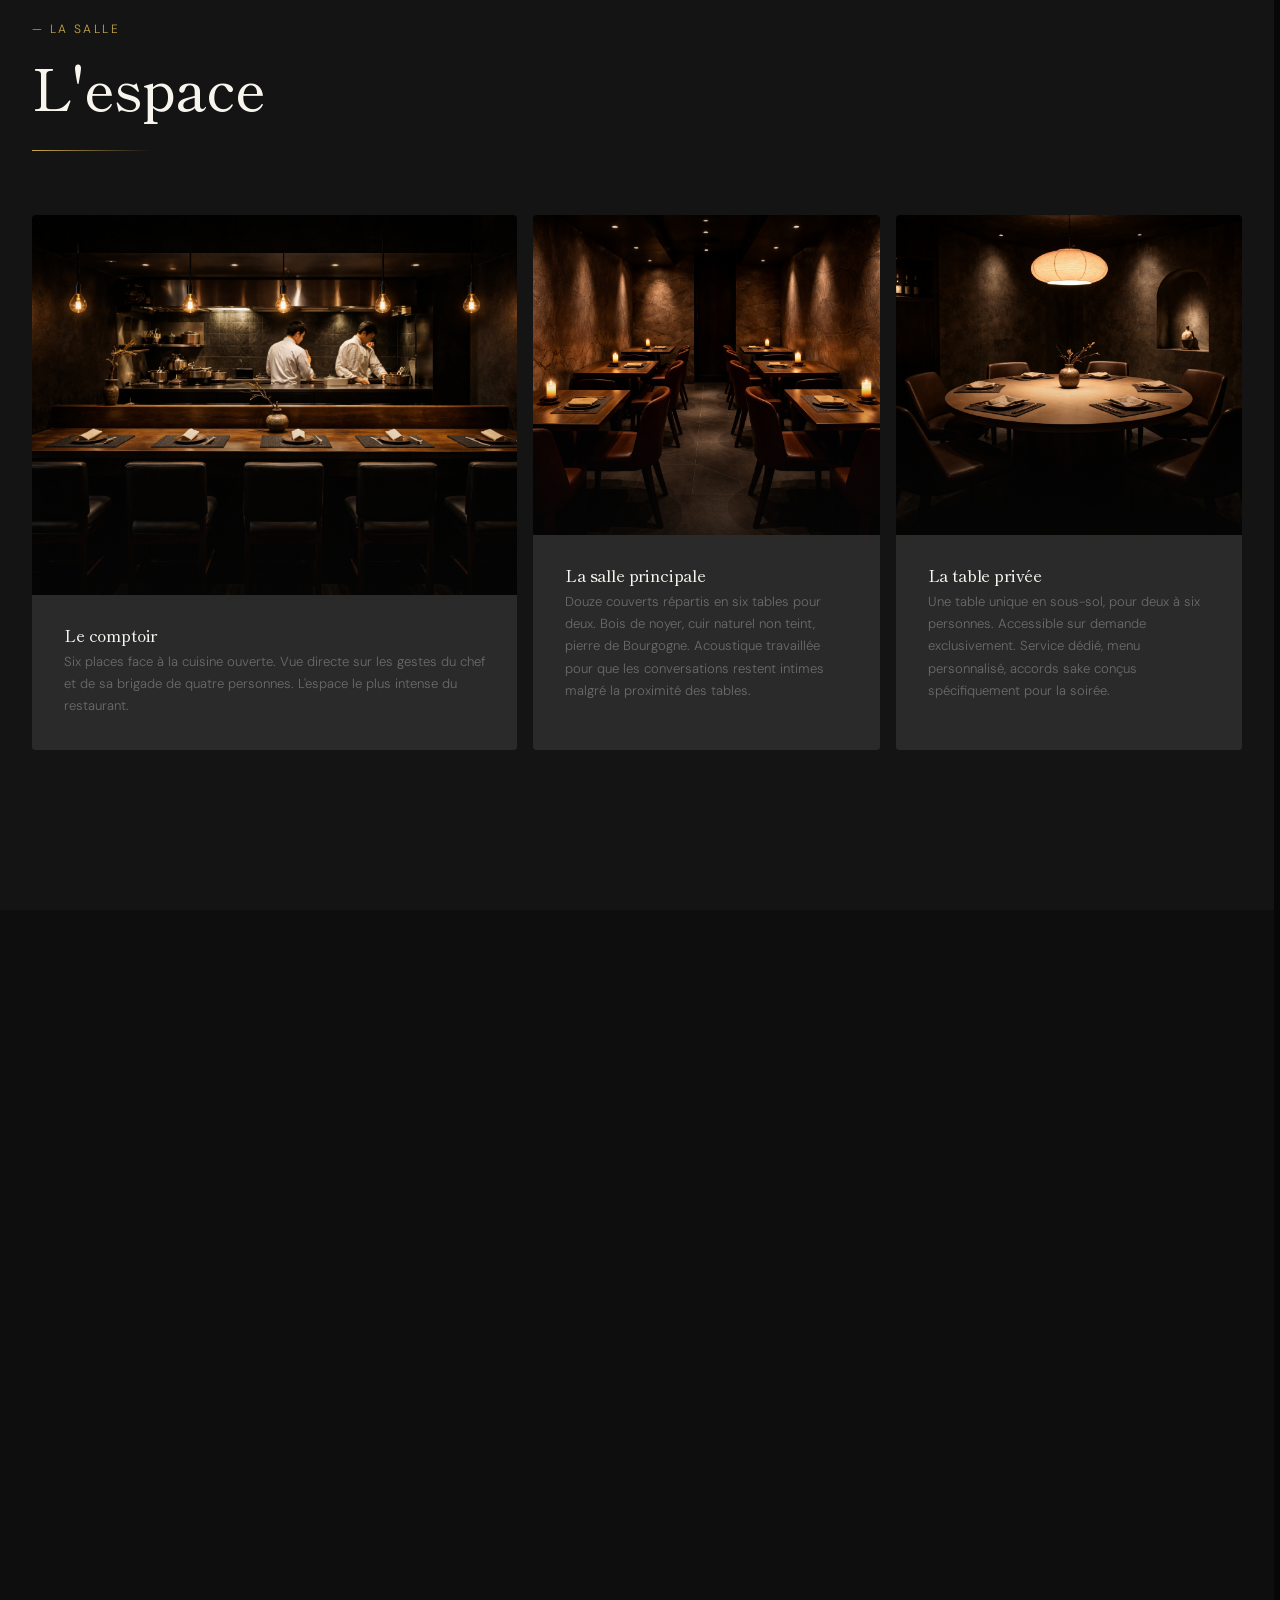
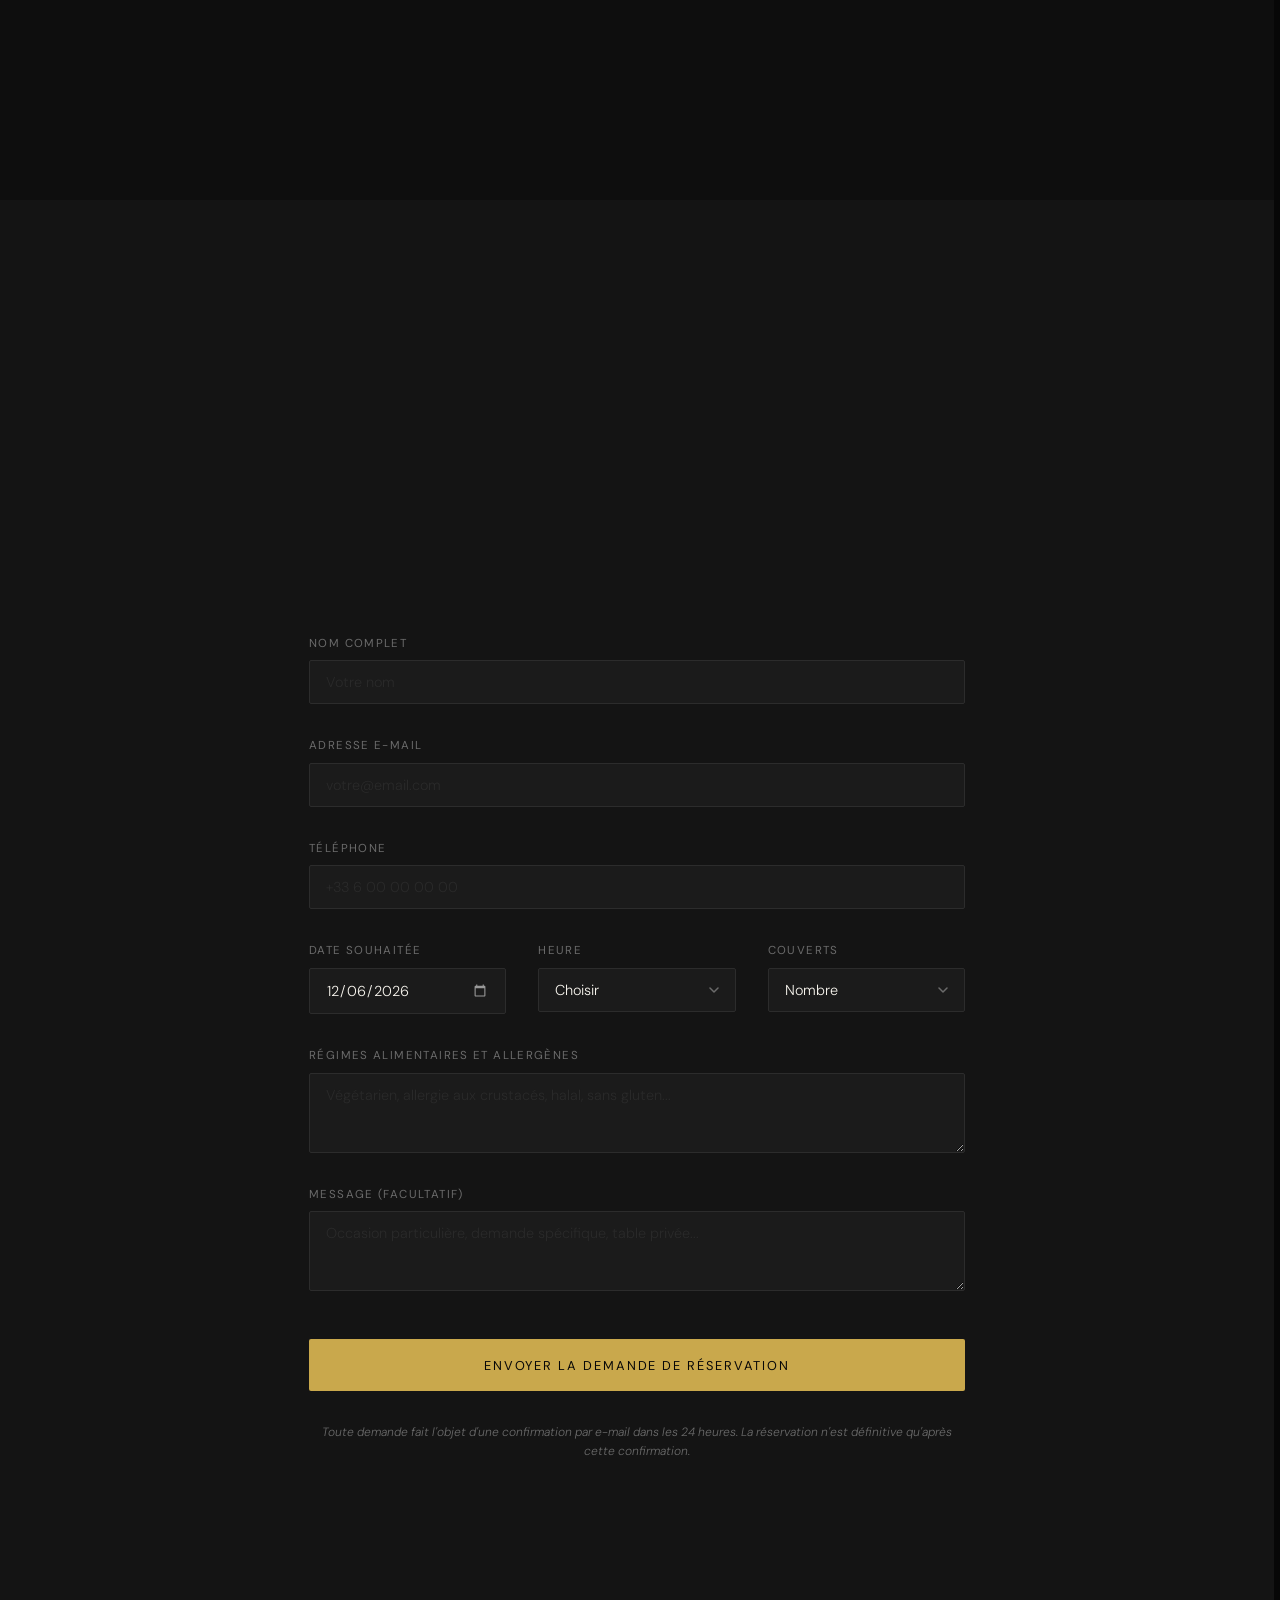
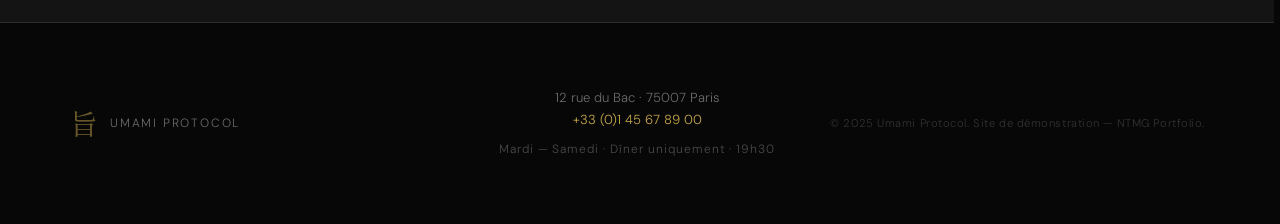
<file: portfolioexemple/restaurant-japonais/index.html>
<!DOCTYPE html>
<html lang="fr">
<head>
  <meta charset="UTF-8" />
  <meta name="viewport" content="width=device-width, initial-scale=1.0" />
  <meta name="description" content="Umami Protocol — Restaurant de spécialités japonaises et cuisine moléculaire à Paris. Menu dégustation 7 services par le chef Kenji Mori. 18 couverts, du mardi au samedi." />
  <title>Umami Protocol — Cuisine Japonaise Moléculaire</title>
  <link rel="preconnect" href="https://fonts.googleapis.com" />
  <link rel="preconnect" href="https://fonts.gstatic.com" crossorigin />
  <link href="https://fonts.googleapis.com/css2?family=Shippori+Mincho:wght@400;500;600;700;800&family=DM+Sans:ital,wght@0,200;0,300;0,400;0,500;1,300&display=swap" rel="stylesheet" />
  <link rel="stylesheet" href="style.css" />
</head>
<body>

  <a href="#contenu-principal" class="skip-link">Aller au contenu</a>

  <!-- Navigation -->
  <nav class="nav" id="nav-principal" aria-label="Navigation principale">
    <div class="nav__inner">
      <a href="#hero" class="nav__logo" aria-label="Umami Protocol — retour en haut">
        <span class="nav__logo-kanji" aria-hidden="true">旨</span>
        <span class="nav__logo-text">Umami Protocol</span>
      </a>
      <div class="nav__links" id="nav-links">
        <a href="#concept" class="nav__link">Concept</a>
        <a href="#menu" class="nav__link">Menu</a>
        <a href="#experience" class="nav__link">Expérience</a>
        <a href="#chef" class="nav__link">Le Chef</a>
        <a href="#salle" class="nav__link">La Salle</a>
        <a href="#reservation" class="nav__link nav__link--cta">Réserver</a>
      </div>
      <button class="nav__burger" id="nav-burger" aria-controls="nav-dialog" aria-expanded="false" aria-label="Ouvrir le menu de navigation">
        <span class="nav__burger-line"></span>
        <span class="nav__burger-line"></span>
        <span class="nav__burger-line"></span>
      </button>
    </div>
  </nav>

  <!-- Menu mobile -->
  <dialog class="nav-dialog" id="nav-dialog" aria-label="Menu de navigation mobile">
    <button class="nav-dialog__close" id="nav-dialog-close" aria-label="Fermer le menu">
      <span aria-hidden="true">&times;</span>
    </button>
    <nav aria-label="Navigation mobile">
      <ul class="nav-dialog__list" role="list">
        <li><a href="#concept" class="nav-dialog__link">Concept</a></li>
        <li><a href="#menu" class="nav-dialog__link">Menu</a></li>
        <li><a href="#experience" class="nav-dialog__link">Expérience</a></li>
        <li><a href="#chef" class="nav-dialog__link">Le Chef</a></li>
        <li><a href="#salle" class="nav-dialog__link">La Salle</a></li>
        <li><a href="#presse" class="nav-dialog__link">Presse</a></li>
        <li><a href="#reservation" class="nav-dialog__link nav-dialog__link--cta">Réserver une table</a></li>
      </ul>
    </nav>
  </dialog>

  <main id="contenu-principal">

    <!-- Section 1 : Hero -->
    <header class="hero" id="hero" aria-label="Umami Protocol — Accueil">
      <div class="hero__particles" aria-hidden="true">
        <!-- Particules générées par JS -->
      </div>
      <div class="hero__content">
        <p class="hero__surtitre reveal-char" aria-hidden="true">東京 · パリ · バルセロナ</p>
        <h1 class="hero__titre">
          <span class="hero__titre-line" id="titre-line-1">Umami</span>
          <span class="hero__titre-line" id="titre-line-2">Protocol</span>
        </h1>
        <p class="hero__tagline">Là où la mémoire gustative rencontre la réaction chimique.</p>
        <a href="#reservation" class="hero__cta">Réserver une table</a>
      </div>
      <div class="hero__scroll-indicator" aria-hidden="true">
        <span class="hero__scroll-line"></span>
      </div>
    </header>

    <!-- Section 2 : Concept -->
    <section class="concept" id="concept" aria-labelledby="concept-titre">
      <div class="concept__inner">
        <div class="concept__header reveal">
          <span class="section-label">— Le Concept</span>
          <h2 class="section-titre" id="concept-titre">Une archéologie du goût</h2>
          <div class="ligne-or" aria-hidden="true"></div>
        </div>
        <div class="concept__corps">
          <div class="concept__col-gauche reveal">
            <p class="concept__lettre-capitale">
              <span class="concept__capital">I</span>l existe dans la tradition culinaire japonaise une notion que les traductions ne parviennent pas à saisir entièrement : le <em>ma</em>, cet espace-temps suspendu entre deux instants, entre deux saveurs. C'est dans cet interstice que Kenji Mori a choisi de travailler.
            </p>
            <p>
              Formé à l'école kaiseki de Kyoto, passé par les brigades de Pierre Gagnaire à Paris et de Ferran Adrià à Barcelone avant la fermeture d'elBulli, Kenji a développé une langue culinaire personnelle, à la frontière exacte entre la rigueur ancestrale et la curiosité scientifique.
            </p>
            <p>
              Chaque plat naît d'une question posée à la matière. Que se passe-t-il lorsque le dashi rencontre la lécithine de soja ? Quelle est la texture exacte d'un souvenir gustatif ? Comment la fermentation transforme-t-elle non seulement la saveur, mais l'identité d'un ingrédient ?
            </p>
          </div>
          <div class="concept__col-droite reveal">
            <p>
              <em>Umami Protocol</em> n'est pas un restaurant de cuisine moléculaire au sens spectaculaire du terme. Pas de fumées de scène ni de gadgets. Ici, la technique est invisible. Elle est au service d'une seule ambition : rendre perceptible ce qui échappe normalement à la conscience — la structure profonde d'un goût, l'architecture cachée d'un arôme.
            </p>
            <p>
              Le menu dégustation en sept services suit la logique d'une partition musicale. Chaque séquence prépare la suivante, chaque accord est calculé pour activer une zone précise de la mémoire sensorielle. Le repas ne commence pas à l'entrée. Il commence dans le silence qui précède le premier plat.
            </p>
            <blockquote class="concept__citation">
              <p>"La cuisine moléculaire m'intéresse non comme fin, mais comme outil de précision. Je cherche à cuisiner ce que le palais ne peut pas encore nommer."</p>
              <footer>— Kenji Mori</footer>
            </blockquote>
          </div>
        </div>
      </div>
    </section>

    <!-- Section 3 : Menu dégustation -->
    <section class="menu" id="menu" aria-labelledby="menu-titre">
      <div class="menu__inner">
        <div class="menu__header reveal">
          <span class="section-label">— Menu Dégustation</span>
          <h2 class="section-titre" id="menu-titre">Sept services</h2>
          <div class="ligne-or" aria-hidden="true"></div>
          <p class="menu__prix">Menu unique · <strong>280 €</strong> par personne · Accords sake sur demande</p>
        </div>
        <ol class="menu__liste" role="list">

          <li class="menu__plat reveal">
            <div class="menu__plat-numero" aria-hidden="true">01</div>
            <div class="menu__plat-contenu">
              <div class="menu__plat-entete">
                <h3 class="menu__plat-nom">Shizuku <span class="menu__plat-kanji" aria-hidden="true">雫</span></h3>
                <span class="menu__plat-sous-titre">Sphérification d'eau de mer</span>
              </div>
              <div class="menu__plat-description">
                <p>Une larme transparente de dashi de kombu à température du corps. Elle éclate en bouche en libérant une vague iodée longue et minérale. Sphérification inversée au chlorure de calcium. Précédée d'une feuille d'algue nori séchée à froid, réduite à son essence.</p>
                <div class="menu__plat-technique">
                  <span class="menu__technique-label">Technique</span>
                  <span class="menu__technique-valeur">Sphérification inversée · Séchage cryogénique</span>
                </div>
              </div>
            </div>
          </li>

          <li class="menu__plat reveal">
            <div class="menu__plat-numero" aria-hidden="true">02</div>
            <div class="menu__plat-contenu">
              <div class="menu__plat-entete">
                <h3 class="menu__plat-nom">Kiri no Mori <span class="menu__plat-kanji" aria-hidden="true">霧の森</span></h3>
                <span class="menu__plat-sous-titre">Brume de forêt, huile de cèdre japonais</span>
              </div>
              <div class="menu__plat-description">
                <p>Un consommé de champignons matsutake servi sous une cloche de verre. À l'ouverture, un nuage aromatique d'huile essentielle de hinoki s'échappe. Le bouillon, clarifié par émulsion froide à la méthylcellulose, révèle une transparence absolue malgré sa densité en goût.</p>
                <div class="menu__plat-technique">
                  <span class="menu__technique-label">Technique</span>
                  <span class="menu__technique-valeur">Émulsion froide · Infusion sous vide 72h</span>
                </div>
              </div>
            </div>
          </li>

          <li class="menu__plat reveal">
            <div class="menu__plat-numero" aria-hidden="true">03</div>
            <div class="menu__plat-contenu">
              <div class="menu__plat-entete">
                <h3 class="menu__plat-nom">Tobiuo no Yume <span class="menu__plat-kanji" aria-hidden="true">飛魚の夢</span></h3>
                <span class="menu__plat-sous-titre">Rêve de poisson volant, gel de yuzu</span>
              </div>
              <div class="menu__plat-description">
                <p>Fines tranches de poisson volant vieilli 48 heures à sec, posées sur un gel de yuzu fermenté et une base de riz vinaigré à l'acidité maîtrisée. La texture du gel — ferme en surface, liquide au centre — joue sur la désorientation sensorielle. Finition de fleur de sel des îles Goto.</p>
                <div class="menu__plat-technique">
                  <span class="menu__technique-label">Technique</span>
                  <span class="menu__technique-valeur">Gélification agar-agar · Vieillissement à sec · Fermentation lactique</span>
                </div>
              </div>
            </div>
          </li>

          <li class="menu__plat reveal">
            <div class="menu__plat-numero" aria-hidden="true">04</div>
            <div class="menu__plat-contenu">
              <div class="menu__plat-entete">
                <h3 class="menu__plat-nom">Kuro Tsuchi <span class="menu__plat-kanji" aria-hidden="true">黒土</span></h3>
                <span class="menu__plat-sous-titre">Terre noire, truffe blanche du Périgord</span>
              </div>
              <div class="menu__plat-description">
                <p>Un bol de terre comestible — charbon de bambou, miso vieux trois ans, poudre de bois de chêne grillé — dissimule dessous un velouté de champignons shimeji et de truffe blanche du Périgord. La truffe est râpée à table, dans le silence. Déconstruction de la notion de profondeur.</p>
                <div class="menu__plat-technique">
                  <span class="menu__technique-label">Technique</span>
                  <span class="menu__technique-valeur">Poudre de Maltosec · Déshydratation · Cuisson basse température 58°C</span>
                </div>
              </div>
            </div>
          </li>

          <li class="menu__plat reveal">
            <div class="menu__plat-numero" aria-hidden="true">05</div>
            <div class="menu__plat-contenu">
              <div class="menu__plat-entete">
                <h3 class="menu__plat-nom">Shōgun no Bara <span class="menu__plat-kanji" aria-hidden="true">将軍の薔薇</span></h3>
                <span class="menu__plat-sous-titre">Rose du Shogun, wagyu A5 et sakura</span>
              </div>
              <div class="menu__plat-description">
                <p>Pièce de bœuf wagyu Miyazaki grade A5, cuite sous vide à 52°C pendant six heures. Posée sur une purée de pétales de sakura confits, entourée d'une sauce tare déconstruite en perles de tapioca noir. La fleur est comestible, le marbré du bœuf visible comme une cartographie de graisse parfaite.</p>
                <div class="menu__plat-technique">
                  <span class="menu__technique-label">Technique</span>
                  <span class="menu__technique-valeur">Cuisson sous vide · Sphérification basique · Confit cryogénique</span>
                </div>
              </div>
            </div>
          </li>

          <li class="menu__plat reveal">
            <div class="menu__plat-numero" aria-hidden="true">06</div>
            <div class="menu__plat-contenu">
              <div class="menu__plat-entete">
                <h3 class="menu__plat-nom">Tsuki no Kage <span class="menu__plat-kanji" aria-hidden="true">月の影</span></h3>
                <span class="menu__plat-sous-titre">Ombre de lune, sorbet au saké et azote liquide</span>
              </div>
              <div class="menu__plat-description">
                <p>Pré-dessert. Un disque opalin de sorbet au saké junmai daiginjo, fabriqué à vue dans un bol de pierre par turbinage à l'azote liquide. La fumée blanche s'étend sur la table. Le sorbet, servi à -12°C, fond en une texture laiteuse et florale. Accompagné d'un fine couche de cristaux de wasabi doux.</p>
                <div class="menu__plat-technique">
                  <span class="menu__technique-label">Technique</span>
                  <span class="menu__technique-valeur">Turbinage à l'azote liquide · Cristallisation contrôlée</span>
                </div>
              </div>
            </div>
          </li>

          <li class="menu__plat reveal">
            <div class="menu__plat-numero" aria-hidden="true">07</div>
            <div class="menu__plat-contenu">
              <div class="menu__plat-entete">
                <h3 class="menu__plat-nom">Ma <span class="menu__plat-kanji" aria-hidden="true">間</span></h3>
                <span class="menu__plat-sous-titre">Le silence, chocolat de couverture et thé matcha ceremonial</span>
              </div>
              <div class="menu__plat-description">
                <p>Fin du repas. Pas un dessert mais une conclusion. Un carré de chocolat noir 72% infusé au thé matcha cérémonial de Uji, servi sur une feuille de bambou. À côté, une tasse de matcha préparé selon le rite chanoyu, en silence, par le chef lui-même devant chaque convive. Le repas se referme comme il s'est ouvert.</p>
                <div class="menu__plat-technique">
                  <span class="menu__technique-label">Technique</span>
                  <span class="menu__technique-valeur">Tempérage précis · Infusion à 65°C · Cérémonie chanoyu</span>
                </div>
              </div>
            </div>
          </li>

        </ol>
        <p class="menu__note reveal">Menu disponible du mardi au samedi, service unique à partir de 19h30. Allergènes et régimes alimentaires : nous contacter lors de la réservation.</p>
      </div>
    </section>

    <!-- Section 4 : Expérience -->
    <section class="experience" id="experience" aria-labelledby="experience-titre">
      <div class="experience__inner">
        <div class="experience__header reveal">
          <span class="section-label">— L'Expérience</span>
          <h2 class="section-titre" id="experience-titre">Les rituels</h2>
          <div class="ligne-or" aria-hidden="true"></div>
        </div>
        <div class="experience__grille">

          <article class="experience__bloc reveal" aria-labelledby="exp-1-titre">
            <div class="experience__visuel experience__visuel--entree" aria-hidden="true">
              <div class="experience__visuel-forme" aria-hidden="true"></div>
            </div>
            <div class="experience__texte">
              <h3 class="experience__bloc-titre" id="exp-1-titre">L'arrivée</h3>
              <p>On descend trois marches. La porte en bois de paulownia s'ouvre vers l'intérieur. Un assistant vous débarrasse de votre manteau en silence. Le premier contact olfactif est calculé : une légère fumée de bois de cèdre japonais, à peine perceptible, active les récepteurs de la mémoire olfactive avant même d'atteindre la table.</p>
            </div>
          </article>

          <article class="experience__bloc reveal" aria-labelledby="exp-2-titre">
            <div class="experience__visuel experience__visuel--plat" aria-hidden="true">
              <div class="experience__visuel-forme" aria-hidden="true"></div>
            </div>
            <div class="experience__texte">
              <h3 class="experience__bloc-titre" id="exp-2-titre">La mise en scène du plat</h3>
              <p>Chaque assiette est déposée en silence. Le serveur attend que le convive la regarde entièrement avant de prononcer les trois mots nécessaires — le nom du plat, en japonais, puis en français — et de se retirer. Aucune description spontanée. Le menu écrit, calligraphié à la main chaque soir, contient tout ce dont vous avez besoin.</p>
            </div>
          </article>

          <article class="experience__bloc reveal" aria-labelledby="exp-3-titre">
            <div class="experience__visuel experience__visuel--sake" aria-hidden="true">
              <div class="experience__visuel-forme" aria-hidden="true"></div>
            </div>
            <div class="experience__texte">
              <h3 class="experience__bloc-titre" id="exp-3-titre">Les accords sake moléculaires</h3>
              <p>Le sommelier Yuki Hashimoto a développé une carte de sake pensée comme une extension du menu. Certains accords jouent sur les contrastes : un junmai très acide face à la rondeur du wagyu. D'autres sur la résonance : un nigori non filtré dont les levures actives dialoguent avec la fermentation du miso vieux. Six sakes, en formats 60ml, pour accompagner les sept services.</p>
            </div>
          </article>

        </div>
      </div>
    </section>

    <!-- Section 5 : Le Chef -->
    <section class="chef" id="chef" aria-labelledby="chef-titre">
      <div class="chef__inner">
        <div class="chef__portrait-zone reveal" aria-hidden="true">
          <div class="chef__portrait-cadre">
            <div class="chef__portrait-placeholder">
              <img src="portrait-chef.jpg" alt="Portrait du chef Kenji Mori" class="chef__portrait-img" loading="lazy" />
              <div class="chef__portrait-shimmer"></div>
            </div>
            <div class="chef__portrait-ombre" aria-hidden="true"></div>
          </div>
          <div class="chef__portrait-label" aria-hidden="true">Kenji Mori · Chef Patron</div>
        </div>
        <div class="chef__biographie">
          <div class="chef__header reveal">
            <span class="section-label">— Le Chef</span>
            <h2 class="section-titre" id="chef-titre">Kenji Mori</h2>
            <div class="ligne-or" aria-hidden="true"></div>
          </div>
          <div class="chef__texte reveal">
            <p>Né à Osaka en 1979, Kenji Mori grandit dans la cuisine de son père, propriétaire d'un izakaya dans le quartier de Shinsekai. À quinze ans, il convainc sa mère de l'inscrire dans la brigade du restaurant kaiseki Kikunoi à Kyoto, sous la direction du maître Kunio Tokuoka. Il y passe sept ans à maîtriser les fondamentaux de la cuisine de saison japonaise : la lecture du produit, la maîtrise du couteau, la compréhension du feu.</p>
            <p>En 2004, il rejoint Paris et entre chez Pierre Gagnaire rue Balzac. C'est là qu'il découvre la pensée scientifique appliquée à la cuisine, sous l'influence du physicien Hervé This qui collaborait alors avec Gagnaire. Deux ans plus tard, il est recruté comme chef de partie chez elBulli à Roses, en Catalogne. Il travaille aux côtés de Ferran Adrià pendant trois saisons consécutives, de 2006 à 2010, jusqu'à la fermeture du restaurant.</p>
            <p>De retour à Tokyo en 2011, il ouvre un premier comptoir de dix couverts à Nakameguro qui reçoit une étoile Michelin en 2013. En 2018, il choisit Paris pour son projet le plus abouti : <em>Umami Protocol</em>, rue du Bac, dix-huit couverts, un seul menu, aucune carte.</p>
          </div>
          <div class="chef__distinctions reveal">
            <div class="chef__distinction">
              <span class="chef__distinction-annee">2013</span>
              <span class="chef__distinction-texte">1 étoile Michelin — Tokyo, Nakameguro</span>
            </div>
            <div class="chef__distinction">
              <span class="chef__distinction-annee">2020</span>
              <span class="chef__distinction-texte">1 étoile Michelin — Paris, Umami Protocol</span>
            </div>
            <div class="chef__distinction">
              <span class="chef__distinction-annee">2022</span>
              <span class="chef__distinction-texte">2 étoiles Michelin — Paris, Umami Protocol</span>
            </div>
            <div class="chef__distinction">
              <span class="chef__distinction-annee">2024</span>
              <span class="chef__distinction-texte">OAD Top 50 Europe — #12</span>
            </div>
          </div>
        </div>
      </div>
    </section>

    <!-- Section 6 : La Salle -->
    <section class="salle" id="salle" aria-labelledby="salle-titre">
      <div class="salle__inner">
        <div class="salle__header reveal">
          <span class="section-label">— La Salle</span>
          <h2 class="section-titre" id="salle-titre">L'espace</h2>
          <div class="ligne-or" aria-hidden="true"></div>
        </div>
        <div class="salle__grille">

          <figure class="salle__visuel salle__visuel--comptoir reveal" aria-labelledby="salle-1-titre">
            <div class="salle__image salle__image--comptoir">
              <img src="salle-comptoir.jpg" alt="Le comptoir face à la cuisine ouverte d'Umami Protocol" class="salle__img" loading="lazy" />
              <div class="salle__image-overlay" aria-hidden="true"></div>
            </div>
            <figcaption class="salle__legende" id="salle-1-titre">
              <h3>Le comptoir</h3>
              <p>Six places face à la cuisine ouverte. Vue directe sur les gestes du chef et de sa brigade de quatre personnes. L'espace le plus intense du restaurant.</p>
            </figcaption>
          </figure>

          <figure class="salle__visuel salle__visuel--salle reveal" aria-labelledby="salle-2-titre">
            <div class="salle__image salle__image--salle">
              <img src="salle-intime.jpg" alt="La salle principale intime d'Umami Protocol" class="salle__img" loading="lazy" />
              <div class="salle__image-overlay" aria-hidden="true"></div>
            </div>
            <figcaption class="salle__legende" id="salle-2-titre">
              <h3>La salle principale</h3>
              <p>Douze couverts répartis en six tables pour deux. Bois de noyer, cuir naturel non teint, pierre de Bourgogne. Acoustique travaillée pour que les conversations restent intimes malgré la proximité des tables.</p>
            </figcaption>
          </figure>

          <figure class="salle__visuel salle__visuel--prive reveal" aria-labelledby="salle-3-titre">
            <div class="salle__image salle__image--prive">
              <img src="salle-privee.jpg" alt="La table privée d'Umami Protocol" class="salle__img" loading="lazy" />
              <div class="salle__image-overlay" aria-hidden="true"></div>
            </div>
            <figcaption class="salle__legende" id="salle-3-titre">
              <h3>La table privée</h3>
              <p>Une table unique en sous-sol, pour deux à six personnes. Accessible sur demande exclusivement. Service dédié, menu personnalisé, accords sake conçus spécifiquement pour la soirée.</p>
            </figcaption>
          </figure>

        </div>
      </div>
    </section>

    <!-- Section 7 : Presse -->
    <section class="presse" id="presse" aria-labelledby="presse-titre">
      <div class="presse__inner">
        <div class="presse__header reveal">
          <span class="section-label">— Presse</span>
          <h2 class="section-titre" id="presse-titre">Ce que l'on dit</h2>
          <div class="ligne-or" aria-hidden="true"></div>
        </div>
        <div class="presse__grille">

          <blockquote class="presse__citation reveal" aria-labelledby="presse-1-source">
            <p>"Umami Protocol réussit ce que peu de restaurants au monde parviennent à faire : rendre la science poétique. Chaque service est une thèse sur la perception. Kenji Mori est l'un des esprits culinaires les plus sérieux de sa génération."</p>
            <footer>
              <span class="presse__source" id="presse-1-source">Le Monde</span>
              <div class="presse__etoiles" aria-label="5 étoiles sur 5" role="img">
                <span aria-hidden="true">★★★★★</span>
              </div>
            </footer>
          </blockquote>

          <blockquote class="presse__citation reveal" aria-labelledby="presse-2-source">
            <p>"On ne mange pas ici, on traverse une expérience. Le menu est une partition en sept mouvements dont on sort légèrement changé. La carte de sake de Yuki Hashimoto est peut-être la plus cohérente de Paris."</p>
            <footer>
              <span class="presse__source" id="presse-2-source">Le Fooding</span>
              <div class="presse__etoiles" aria-label="5 étoiles sur 5" role="img">
                <span aria-hidden="true">★★★★★</span>
              </div>
            </footer>
          </blockquote>

          <blockquote class="presse__citation reveal" aria-labelledby="presse-3-source">
            <p>"Dans un paysage gastronomique parisien souvent bruyant, Umami Protocol cultive un silence rare et précieux. Les techniques moléculaires ne sont jamais des fins en soi — elles servent une vision du goût à la fois méticuleuse et profondément humaine."</p>
            <footer>
              <span class="presse__source" id="presse-3-source">Le Figaro</span>
              <div class="presse__score" aria-label="Score 19 sur 20">
                <span aria-hidden="true">19<small>/20</small></span>
              </div>
            </footer>
          </blockquote>

        </div>
      </div>
    </section>

    <!-- Section 8 : Réservation -->
    <section class="reservation" id="reservation" aria-labelledby="reservation-titre">
      <div class="reservation__inner">
        <div class="reservation__header reveal">
          <span class="section-label">— Réservation</span>
          <h2 class="section-titre" id="reservation-titre">Réserver une table</h2>
          <div class="ligne-or" aria-hidden="true"></div>
          <p class="reservation__note">Service uniquement le soir, du mardi au samedi. 18 couverts maximum. Le menu dégustation est le seul menu proposé.</p>
        </div>
        <form class="reservation__form reveal" action="#" method="post" aria-label="Formulaire de réservation">
          <div class="form__groupe">
            <label class="form__label" for="res-nom">Nom complet</label>
            <input class="form__input" type="text" id="res-nom" name="nom" autocomplete="name" required aria-required="true" placeholder="Votre nom" />
          </div>
          <div class="form__groupe">
            <label class="form__label" for="res-email">Adresse e-mail</label>
            <input class="form__input" type="email" id="res-email" name="email" autocomplete="email" required aria-required="true" placeholder="votre@email.com" />
          </div>
          <div class="form__groupe">
            <label class="form__label" for="res-telephone">Téléphone</label>
            <input class="form__input" type="tel" id="res-telephone" name="telephone" autocomplete="tel" placeholder="+33 6 00 00 00 00" />
          </div>
          <div class="form__ligne">
            <div class="form__groupe">
              <label class="form__label" for="res-date">Date souhaitée</label>
              <input class="form__input" type="date" id="res-date" name="date" required aria-required="true" />
            </div>
            <div class="form__groupe">
              <label class="form__label" for="res-heure">Heure</label>
              <select class="form__input form__select" id="res-heure" name="heure" required aria-required="true">
                <option value="" disabled selected>Choisir</option>
                <option value="19:30">19h30</option>
                <option value="20:00">20h00</option>
              </select>
            </div>
            <div class="form__groupe">
              <label class="form__label" for="res-couverts">Couverts</label>
              <select class="form__input form__select" id="res-couverts" name="couverts" required aria-required="true">
                <option value="" disabled selected>Nombre</option>
                <option value="1">1 personne</option>
                <option value="2">2 personnes</option>
                <option value="3">3 personnes</option>
                <option value="4">4 personnes</option>
                <option value="5">5 personnes</option>
                <option value="6">6 personnes</option>
              </select>
            </div>
          </div>
          <div class="form__groupe">
            <label class="form__label" for="res-regimes">Régimes alimentaires et allergènes</label>
            <textarea class="form__input form__textarea" id="res-regimes" name="regimes" rows="3" placeholder="Végétarien, allergie aux crustacés, halal, sans gluten..."></textarea>
          </div>
          <div class="form__groupe">
            <label class="form__label" for="res-message">Message (facultatif)</label>
            <textarea class="form__input form__textarea" id="res-message" name="message" rows="3" placeholder="Occasion particulière, demande spécifique, table privée..."></textarea>
          </div>
          <button class="form__submit" type="submit">Envoyer la demande de réservation</button>
          <p class="form__mention">Toute demande fait l'objet d'une confirmation par e-mail dans les 24 heures. La réservation n'est définitive qu'après cette confirmation.</p>
        </form>
      </div>
    </section>

  </main>

  <!-- Footer -->
  <footer class="footer" role="contentinfo">
    <div class="footer__inner">
      <div class="footer__logo" aria-label="Umami Protocol">
        <span class="footer__kanji" aria-hidden="true">旨</span>
        <span class="footer__nom">Umami Protocol</span>
      </div>
      <div class="footer__infos">
        <address class="footer__adresse">
          12 rue du Bac · 75007 Paris<br />
          <a href="tel:+33145678900" class="footer__tel">+33 (0)1 45 67 89 00</a>
        </address>
        <p class="footer__horaires">Mardi — Samedi · Dîner uniquement · 19h30</p>
      </div>
      <p class="footer__copy">&copy; 2025 Umami Protocol. Site de démonstration — NTMG Portfolio.</p>
    </div>
  </footer>

  <script src="script.js" defer></script>
</body>
</html>
</file>
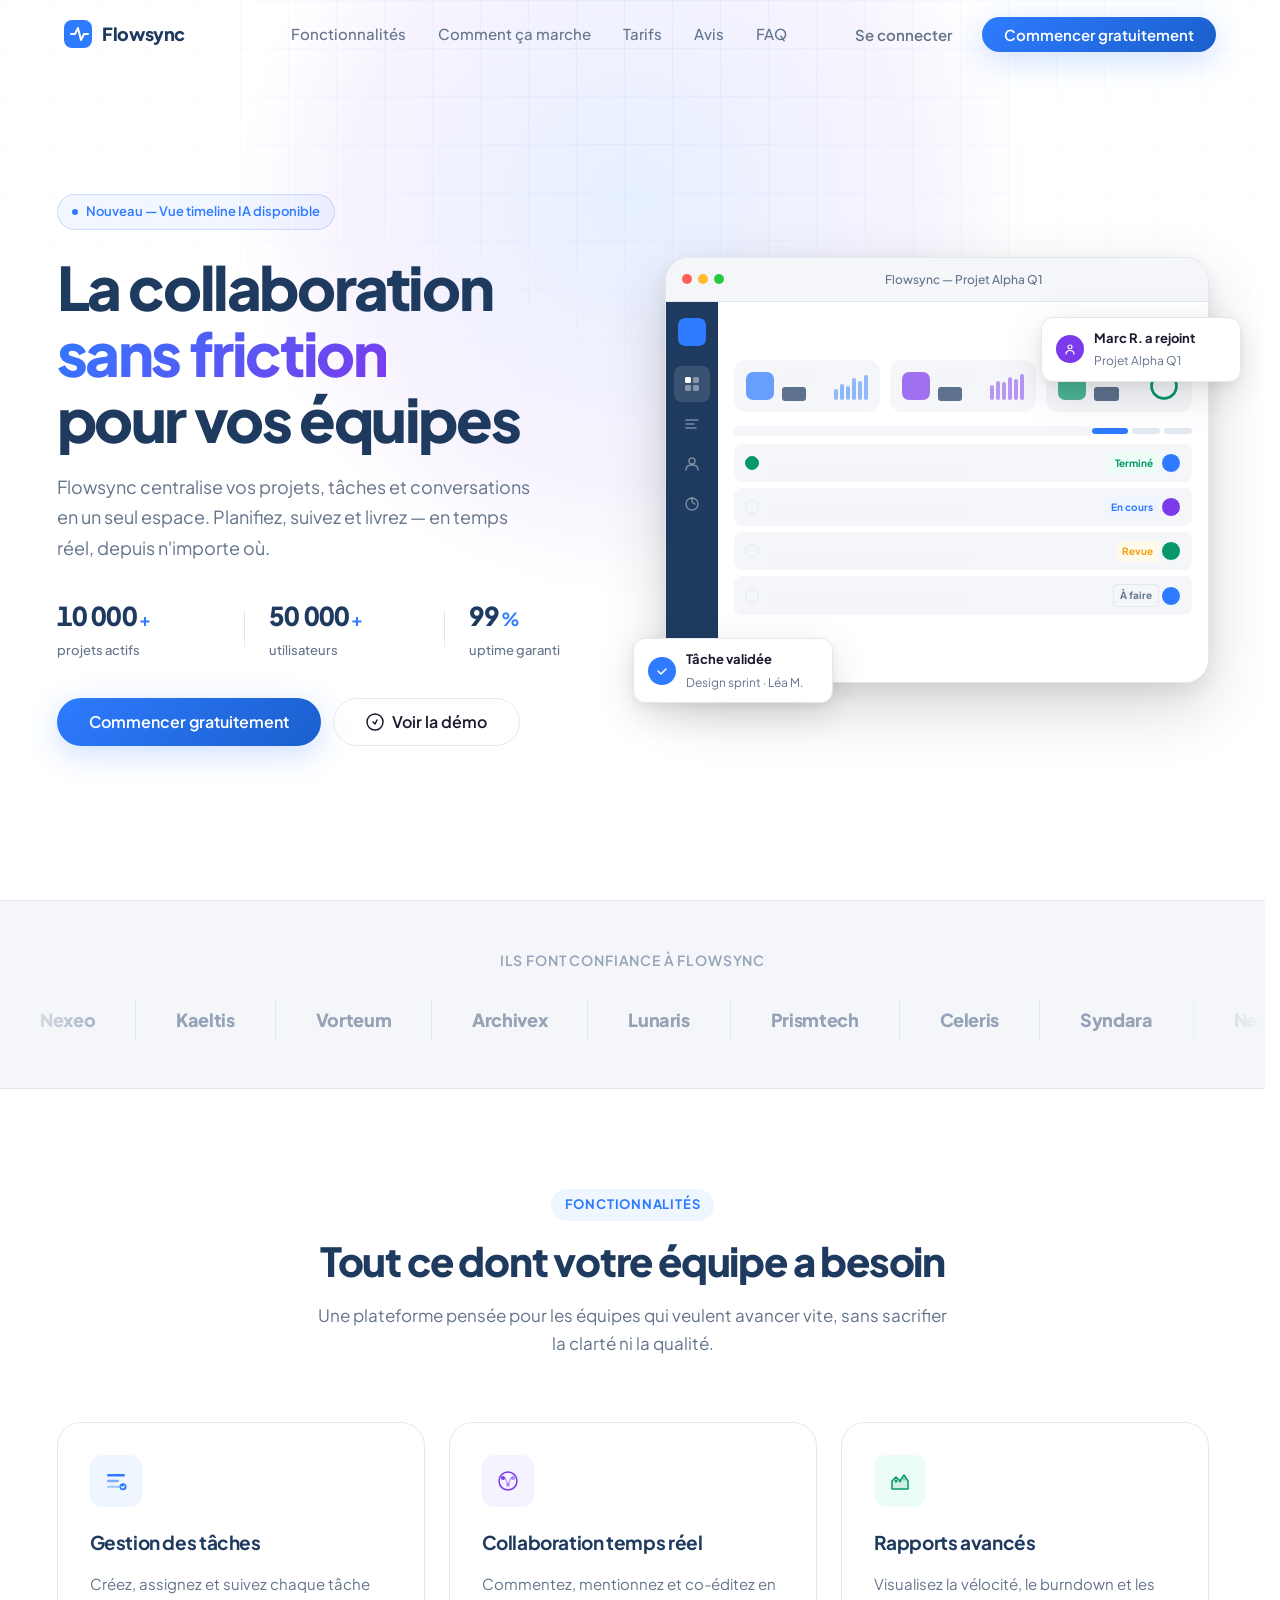
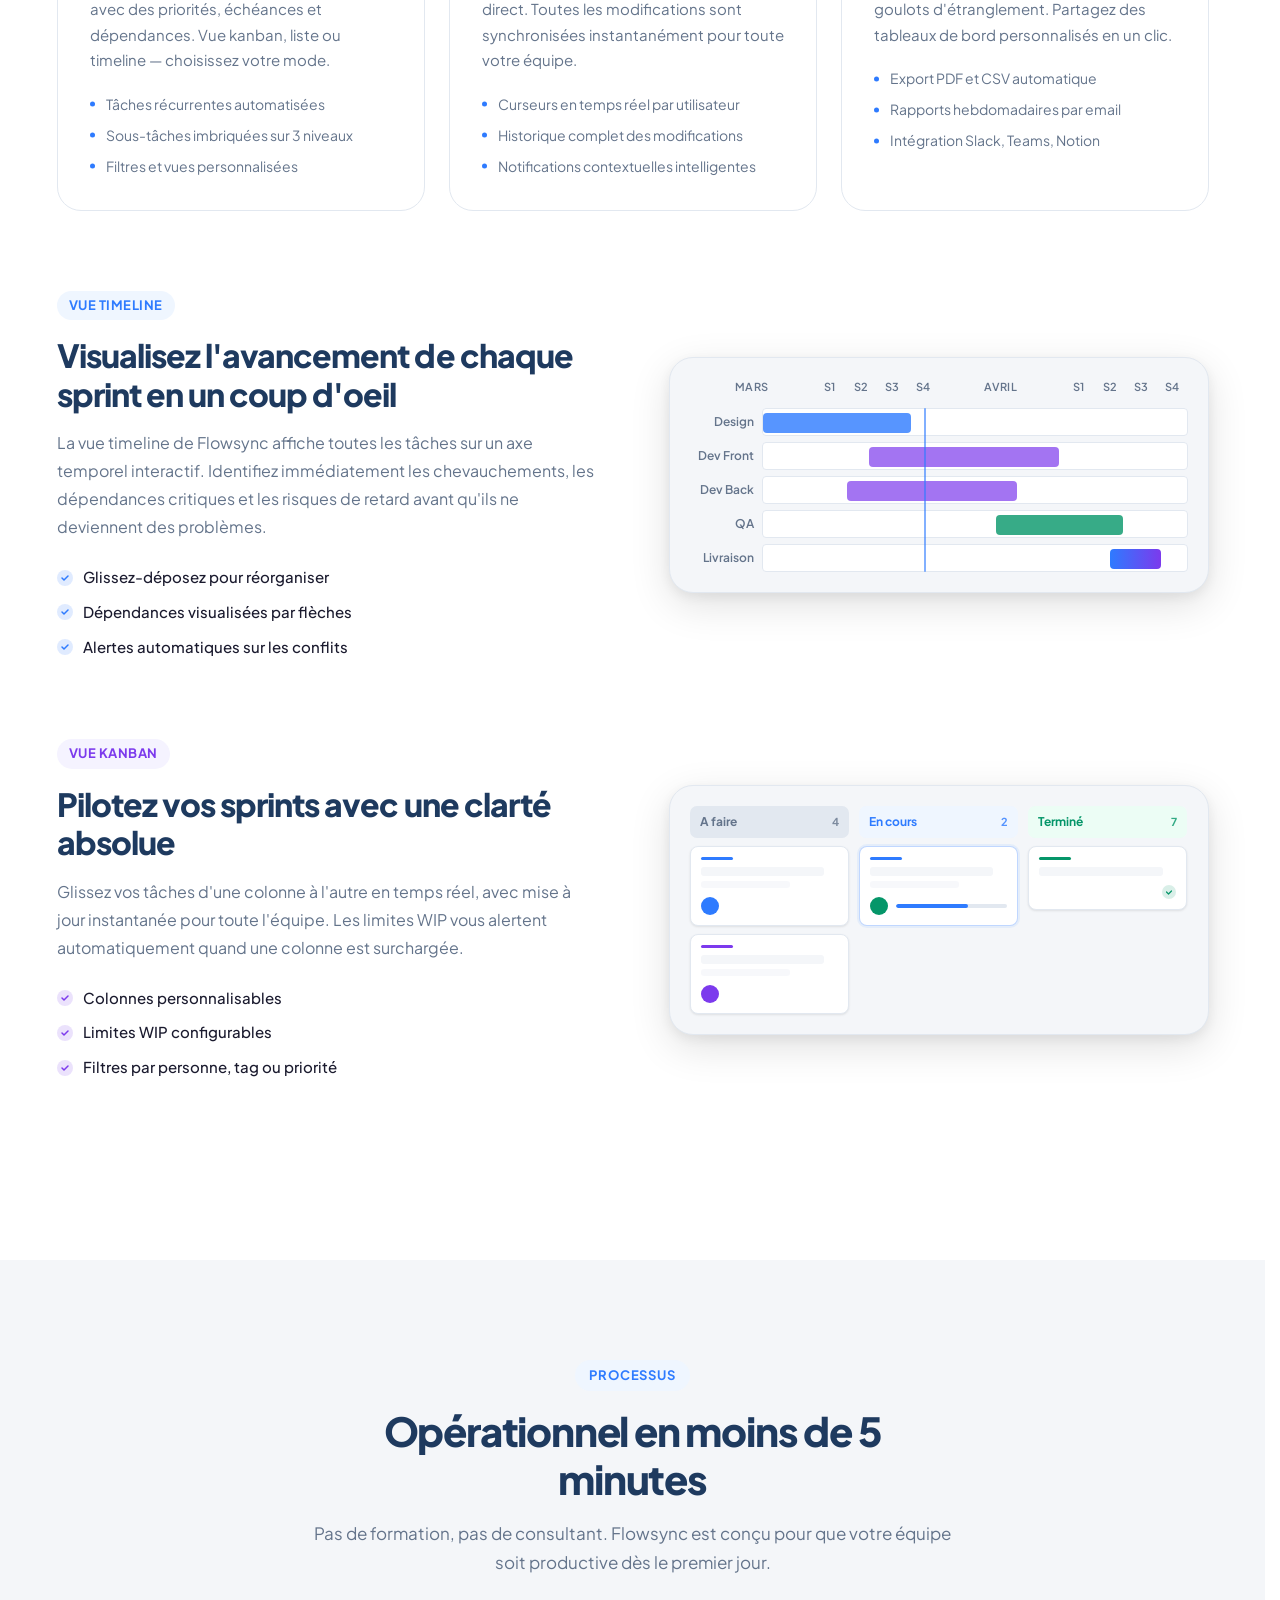
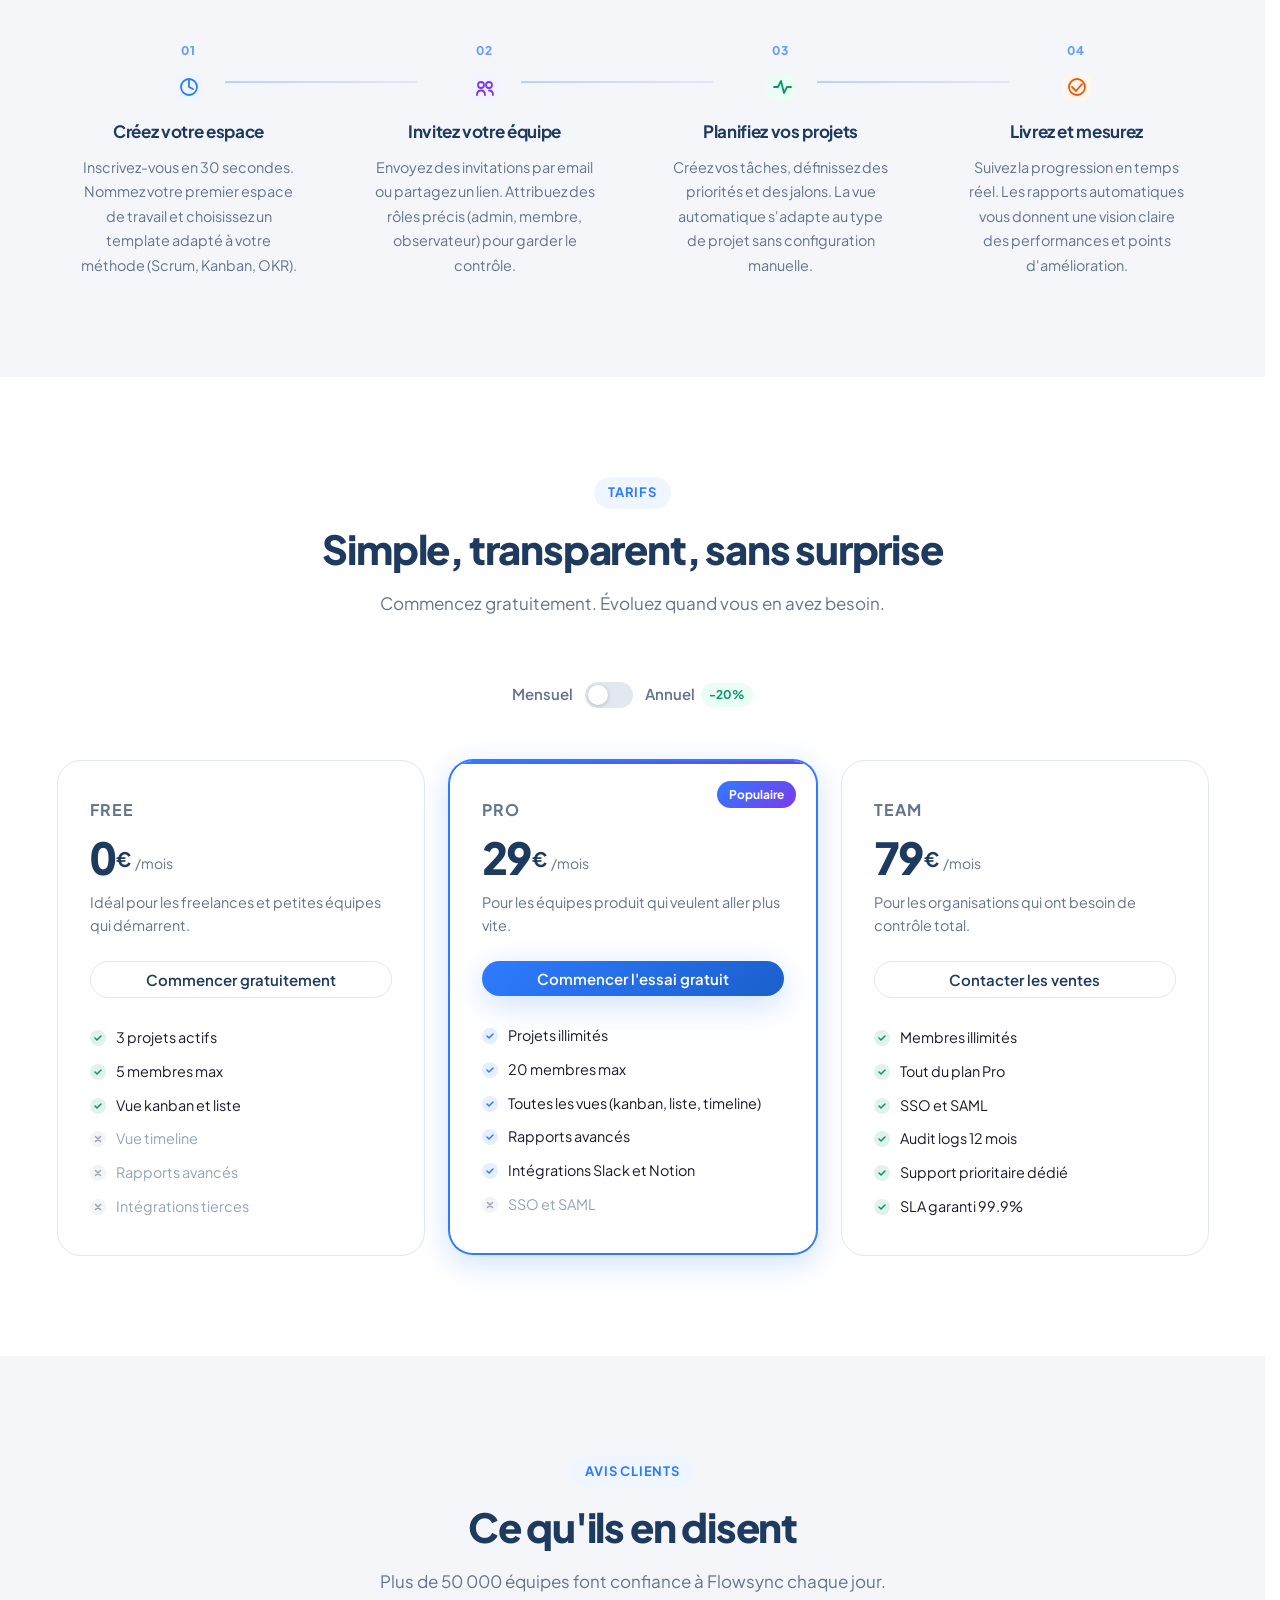
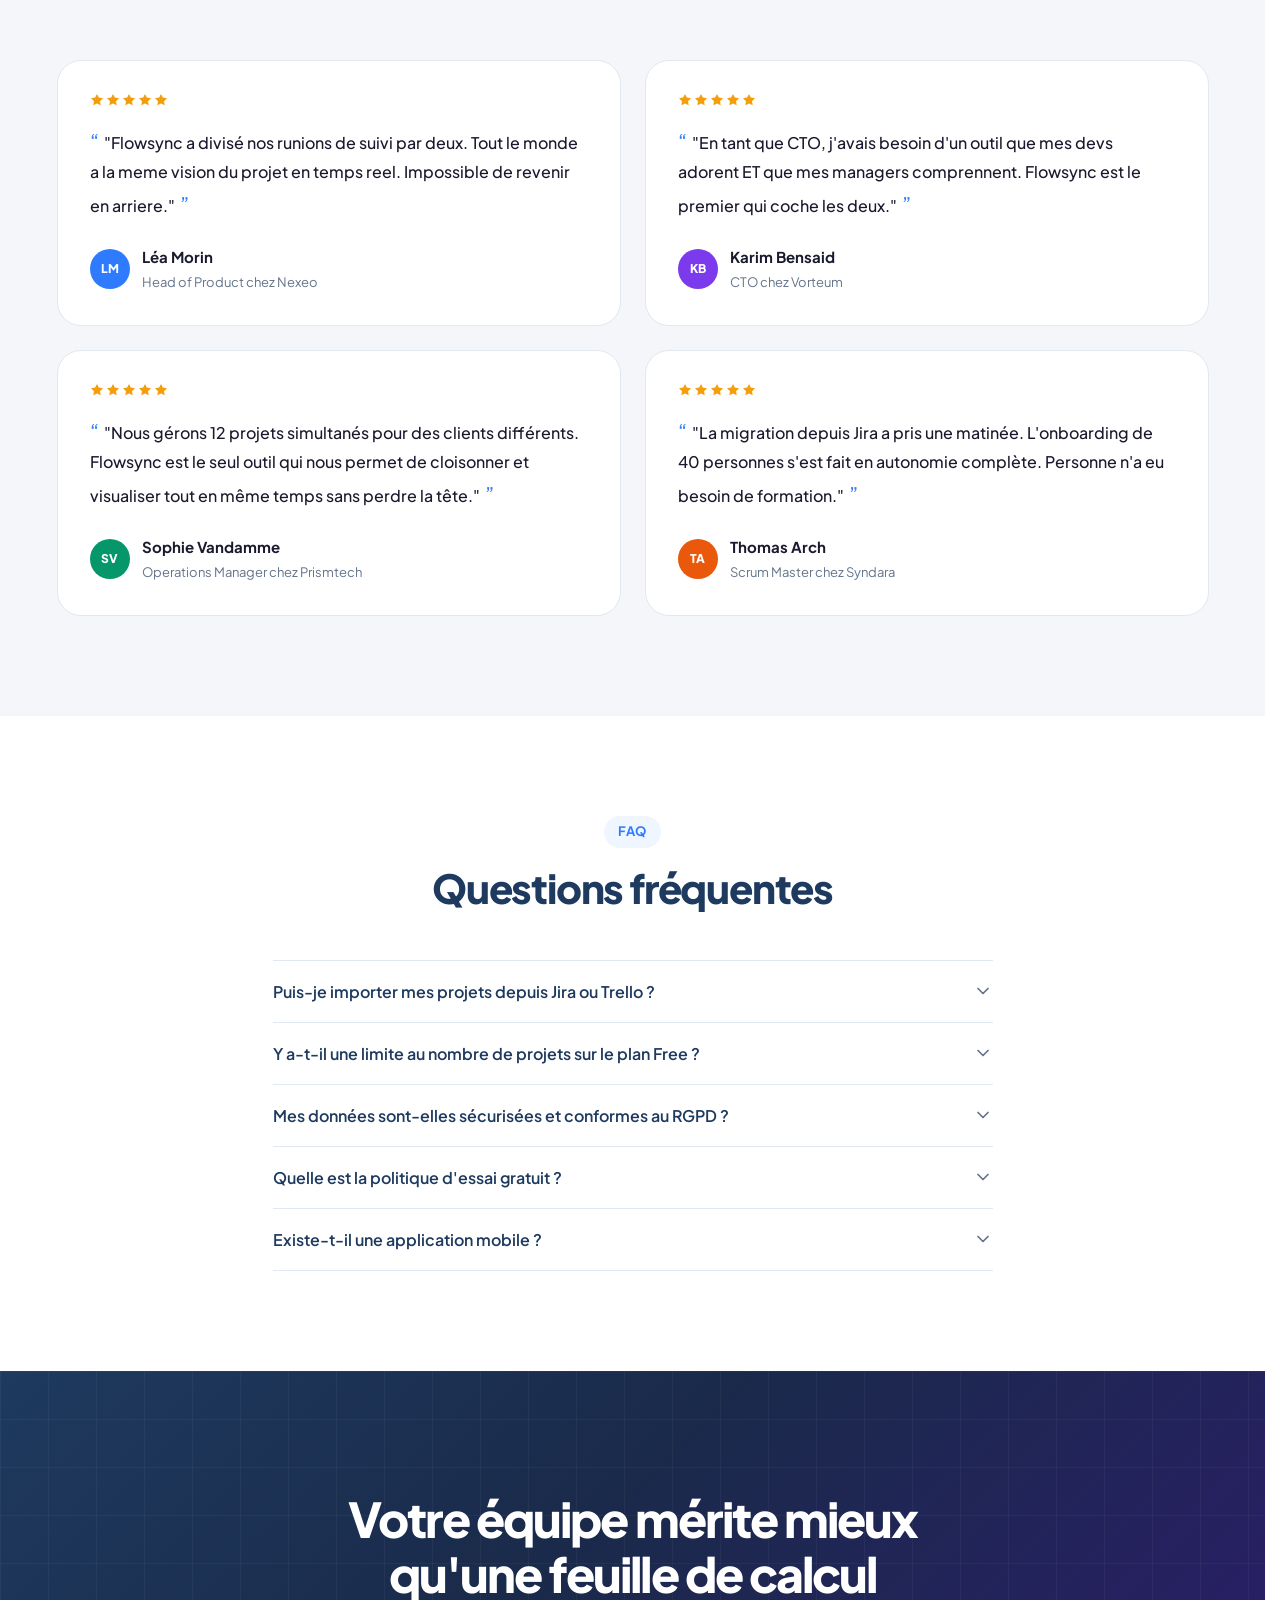
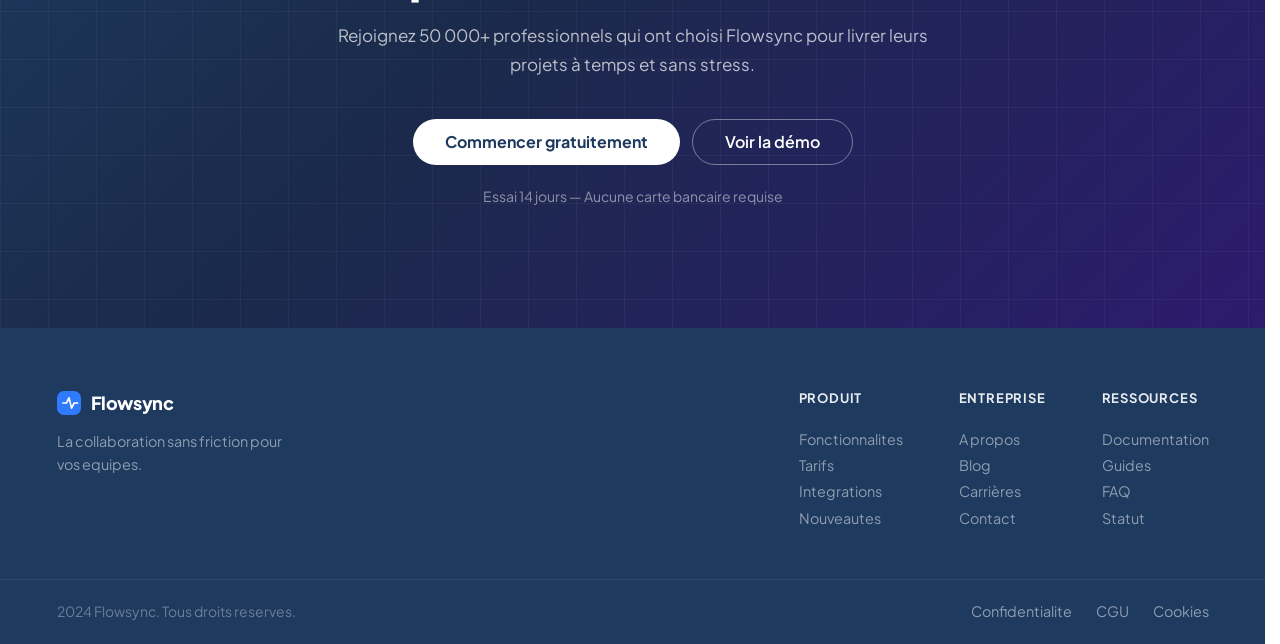
<file: portfolioexemple/saas/index.html>
<!DOCTYPE html>
<html lang="fr">
<head>
  <meta charset="UTF-8" />
  <meta name="viewport" content="width=device-width, initial-scale=1.0" />
  <meta name="description" content="Flowsync — Gestion de projets et collaboration en temps réel. Planifiez, suivez, livrez." />
  <title>Flowsync — Collaboration en temps réel</title>
  <link rel="preconnect" href="https://fonts.googleapis.com" />
  <link rel="preconnect" href="https://fonts.gstatic.com" crossorigin />
  <link href="https://fonts.googleapis.com/css2?family=Plus+Jakarta+Sans:wght@300;400;500;600;700;800&display=swap" rel="stylesheet" />
  <link rel="stylesheet" href="style.css" />
</head>
<body>

  <!-- ===== NAVIGATION ===== -->
  <header class="nav-wrapper" id="site-header" role="banner">
    <nav class="nav-container" aria-label="Navigation principale">
      <a href="#hero" class="nav-logo" aria-label="Flowsync — retour en haut">
        <svg class="logo-icon" width="28" height="28" viewBox="0 0 28 28" fill="none" aria-hidden="true">
          <rect width="28" height="28" rx="8" fill="#2E7BFF"/>
          <path d="M7 14h4l3-6 3 12 3-6h4" stroke="#fff" stroke-width="2" stroke-linecap="round" stroke-linejoin="round"/>
        </svg>
        <span class="logo-text">Flowsync</span>
      </a>

      <ul class="nav-links" role="list">
        <li><a href="#features" class="nav-link">Fonctionnalités</a></li>
        <li><a href="#how-it-works" class="nav-link">Comment ça marche</a></li>
        <li><a href="#pricing" class="nav-link">Tarifs</a></li>
        <li><a href="#testimonials" class="nav-link">Avis</a></li>
        <li><a href="#faq" class="nav-link">FAQ</a></li>
      </ul>

      <div class="nav-actions">
        <a href="#pricing" class="btn btn-ghost">Se connecter</a>
        <a href="#cta" class="btn btn-primary">Commencer gratuitement</a>
      </div>

      <button class="nav-burger" aria-controls="mobile-menu" aria-expanded="false" aria-label="Ouvrir le menu">
        <span class="burger-line"></span>
        <span class="burger-line"></span>
        <span class="burger-line"></span>
      </button>
    </nav>

    <dialog id="mobile-menu" class="mobile-nav" aria-label="Menu mobile">
      <div class="mobile-nav-inner">
        <button class="mobile-nav-close" aria-label="Fermer le menu">
          <svg width="24" height="24" viewBox="0 0 24 24" fill="none" aria-hidden="true">
            <path d="M18 6L6 18M6 6l12 12" stroke="currentColor" stroke-width="2" stroke-linecap="round"/>
          </svg>
        </button>
        <ul class="mobile-nav-links" role="list">
          <li><a href="#features" class="mobile-nav-link">Fonctionnalités</a></li>
          <li><a href="#how-it-works" class="mobile-nav-link">Comment ça marche</a></li>
          <li><a href="#pricing" class="mobile-nav-link">Tarifs</a></li>
          <li><a href="#testimonials" class="mobile-nav-link">Avis</a></li>
          <li><a href="#faq" class="mobile-nav-link">FAQ</a></li>
        </ul>
        <div class="mobile-nav-actions">
          <a href="#pricing" class="btn btn-ghost btn-full">Se connecter</a>
          <a href="#cta" class="btn btn-primary btn-full">Commencer gratuitement</a>
        </div>
      </div>
    </dialog>
  </header>

  <main id="main-content">

    <!-- ===== HERO ===== -->
    <section id="hero" class="hero" aria-labelledby="hero-heading">
      <div class="hero-bg-grid" aria-hidden="true"></div>
      <div class="hero-glow" aria-hidden="true"></div>

      <div class="container hero-container">
        <div class="hero-content">
          <div class="hero-badge" aria-label="Nouveauté">
            <span class="badge-dot" aria-hidden="true"></span>
            Nouveau — Vue timeline IA disponible
          </div>

          <h1 id="hero-heading" class="hero-title">
            La collaboration<br />
            <span class="hero-title-accent">sans friction</span><br />
            pour vos équipes
          </h1>

          <p class="hero-subtitle">
            Flowsync centralise vos projets, tâches et conversations en un seul espace.
            Planifiez, suivez et livrez — en temps réel, depuis n'importe où.
          </p>

          <div class="hero-stats" aria-label="Chiffres clés">
            <div class="hero-stat">
              <span class="stat-number" data-target="10000">0</span>
              <span class="stat-suffix">+</span>
              <span class="stat-label">projets actifs</span>
            </div>
            <div class="hero-stat-divider" aria-hidden="true"></div>
            <div class="hero-stat">
              <span class="stat-number" data-target="50000">0</span>
              <span class="stat-suffix">+</span>
              <span class="stat-label">utilisateurs</span>
            </div>
            <div class="hero-stat-divider" aria-hidden="true"></div>
            <div class="hero-stat">
              <span class="stat-number" data-target="99">0</span>
              <span class="stat-suffix">%</span>
              <span class="stat-label">uptime garanti</span>
            </div>
          </div>

          <div class="hero-ctas">
            <a href="#cta" class="btn btn-primary btn-large">Commencer gratuitement</a>
            <a href="#how-it-works" class="btn btn-secondary btn-large">
              <svg width="18" height="18" viewBox="0 0 18 18" fill="none" aria-hidden="true">
                <circle cx="9" cy="9" r="8" stroke="currentColor" stroke-width="1.5"/>
                <path d="M7 9l2 2 2-4" stroke="currentColor" stroke-width="1.5" stroke-linecap="round" stroke-linejoin="round"/>
              </svg>
              Voir la démo
            </a>
          </div>
        </div>

        <!-- Faux dashboard CSS -->
        <div class="hero-dashboard" aria-label="Aperçu de l'interface Flowsync" role="img">
          <div class="dashboard-window">
            <div class="dashboard-titlebar">
              <div class="titlebar-dots" aria-hidden="true">
                <span class="dot dot-red"></span>
                <span class="dot dot-yellow"></span>
                <span class="dot dot-green"></span>
              </div>
              <span class="titlebar-label">Flowsync — Projet Alpha Q1</span>
            </div>

            <div class="dashboard-body">
              <!-- Sidebar -->
              <aside class="db-sidebar" aria-hidden="true">
                <div class="db-sidebar-logo">
                  <div class="db-logo-icon"></div>
                </div>
                <nav class="db-nav">
                  <div class="db-nav-item db-nav-item--active">
                    <svg width="16" height="16" viewBox="0 0 16 16" fill="none">
                      <rect x="1" y="1" width="6" height="6" rx="1.5" fill="currentColor"/>
                      <rect x="9" y="1" width="6" height="6" rx="1.5" fill="currentColor" opacity=".4"/>
                      <rect x="1" y="9" width="6" height="6" rx="1.5" fill="currentColor" opacity=".4"/>
                      <rect x="9" y="9" width="6" height="6" rx="1.5" fill="currentColor" opacity=".4"/>
                    </svg>
                  </div>
                  <div class="db-nav-item">
                    <svg width="16" height="16" viewBox="0 0 16 16" fill="none">
                      <path d="M2 4h12M2 8h8M2 12h10" stroke="currentColor" stroke-width="1.5" stroke-linecap="round"/>
                    </svg>
                  </div>
                  <div class="db-nav-item">
                    <svg width="16" height="16" viewBox="0 0 16 16" fill="none">
                      <circle cx="8" cy="5" r="3" stroke="currentColor" stroke-width="1.5"/>
                      <path d="M2 14c0-3.314 2.686-5 6-5s6 1.686 6 5" stroke="currentColor" stroke-width="1.5" stroke-linecap="round"/>
                    </svg>
                  </div>
                  <div class="db-nav-item">
                    <svg width="16" height="16" viewBox="0 0 16 16" fill="none">
                      <path d="M8 2v4l3 2" stroke="currentColor" stroke-width="1.5" stroke-linecap="round"/>
                      <circle cx="8" cy="8" r="6" stroke="currentColor" stroke-width="1.5"/>
                    </svg>
                  </div>
                </nav>
              </aside>

              <!-- Contenu principal -->
              <div class="db-main" aria-hidden="true">
                <!-- Header -->
                <div class="db-header">
                  <div class="db-header-title">
                    <div class="db-label db-label--lg"></div>
                  </div>
                  <div class="db-header-actions">
                    <div class="db-avatar-stack">
                      <div class="db-avatar db-avatar--blue"></div>
                      <div class="db-avatar db-avatar--violet"></div>
                      <div class="db-avatar db-avatar--green"></div>
                    </div>
                    <div class="db-btn-add"></div>
                  </div>
                </div>

                <!-- KPIs -->
                <div class="db-kpi-row">
                  <div class="db-kpi db-kpi--1">
                    <div class="db-kpi-icon"></div>
                    <div class="db-kpi-content">
                      <div class="db-label db-label--sm db-label--muted"></div>
                      <div class="db-label db-label--md db-label--bold"></div>
                    </div>
                    <div class="db-kpi-spark">
                      <div class="spark-bar" style="height:40%"></div>
                      <div class="spark-bar" style="height:60%"></div>
                      <div class="spark-bar" style="height:50%"></div>
                      <div class="spark-bar" style="height:80%"></div>
                      <div class="spark-bar" style="height:70%"></div>
                      <div class="spark-bar" style="height:90%"></div>
                    </div>
                  </div>
                  <div class="db-kpi db-kpi--2">
                    <div class="db-kpi-icon db-kpi-icon--violet"></div>
                    <div class="db-kpi-content">
                      <div class="db-label db-label--sm db-label--muted"></div>
                      <div class="db-label db-label--md db-label--bold"></div>
                    </div>
                    <div class="db-kpi-spark">
                      <div class="spark-bar spark-bar--violet" style="height:55%"></div>
                      <div class="spark-bar spark-bar--violet" style="height:70%"></div>
                      <div class="spark-bar spark-bar--violet" style="height:65%"></div>
                      <div class="spark-bar spark-bar--violet" style="height:85%"></div>
                      <div class="spark-bar spark-bar--violet" style="height:75%"></div>
                      <div class="spark-bar spark-bar--violet" style="height:95%"></div>
                    </div>
                  </div>
                  <div class="db-kpi db-kpi--3">
                    <div class="db-kpi-icon db-kpi-icon--green"></div>
                    <div class="db-kpi-content">
                      <div class="db-label db-label--sm db-label--muted"></div>
                      <div class="db-label db-label--md db-label--bold"></div>
                    </div>
                    <div class="db-progress-ring" role="img" aria-label="Progression 72%">
                      <svg viewBox="0 0 36 36" class="ring-svg">
                        <circle class="ring-track" cx="18" cy="18" r="14"/>
                        <circle class="ring-fill ring-fill--green" cx="18" cy="18" r="14" stroke-dasharray="72 28"/>
                      </svg>
                    </div>
                  </div>
                </div>

                <!-- Timeline tâches -->
                <div class="db-tasks">
                  <div class="db-tasks-header">
                    <div class="db-label db-label--sm"></div>
                    <div class="db-tabs">
                      <div class="db-tab db-tab--active"></div>
                      <div class="db-tab"></div>
                      <div class="db-tab"></div>
                    </div>
                  </div>
                  <div class="db-task-list">
                    <div class="db-task db-task--anim-1">
                      <div class="db-task-check db-task-check--done"></div>
                      <div class="db-task-content">
                        <div class="db-label db-label--sm"></div>
                        <div class="db-label db-label--xs db-label--muted"></div>
                      </div>
                      <div class="db-tag db-tag--green">Terminé</div>
                      <div class="db-avatar db-avatar--blue db-avatar--sm"></div>
                    </div>
                    <div class="db-task db-task--anim-2">
                      <div class="db-task-check"></div>
                      <div class="db-task-content">
                        <div class="db-label db-label--sm"></div>
                        <div class="db-label db-label--xs db-label--muted"></div>
                      </div>
                      <div class="db-tag db-tag--blue">En cours</div>
                      <div class="db-avatar db-avatar--violet db-avatar--sm"></div>
                    </div>
                    <div class="db-task db-task--anim-3">
                      <div class="db-task-check"></div>
                      <div class="db-task-content">
                        <div class="db-label db-label--sm"></div>
                        <div class="db-label db-label--xs db-label--muted"></div>
                      </div>
                      <div class="db-tag db-tag--yellow">Revue</div>
                      <div class="db-avatar db-avatar--green db-avatar--sm"></div>
                    </div>
                    <div class="db-task db-task--anim-4">
                      <div class="db-task-check"></div>
                      <div class="db-task-content">
                        <div class="db-label db-label--sm"></div>
                        <div class="db-label db-label--xs db-label--muted"></div>
                      </div>
                      <div class="db-tag db-tag--gray">À faire</div>
                      <div class="db-avatar db-avatar--blue db-avatar--sm"></div>
                    </div>
                  </div>
                </div>
              </div>
            </div>
          </div>

          <!-- Notifications flottantes -->
          <div class="db-notif db-notif--1" aria-hidden="true">
            <div class="notif-icon notif-icon--blue">
              <svg width="12" height="12" viewBox="0 0 12 12" fill="none">
                <path d="M2 6l3 3 5-5" stroke="white" stroke-width="1.5" stroke-linecap="round" stroke-linejoin="round"/>
              </svg>
            </div>
            <div class="notif-content">
              <span class="notif-title">Tâche validée</span>
              <span class="notif-sub">Design sprint · Léa M.</span>
            </div>
          </div>

          <div class="db-notif db-notif--2" aria-hidden="true">
            <div class="notif-icon notif-icon--violet">
              <svg width="12" height="12" viewBox="0 0 12 12" fill="none">
                <circle cx="6" cy="4" r="2" stroke="white" stroke-width="1.2"/>
                <path d="M2 11c0-2.21 1.79-3.5 4-3.5s4 1.29 4 3.5" stroke="white" stroke-width="1.2" stroke-linecap="round"/>
              </svg>
            </div>
            <div class="notif-content">
              <span class="notif-title">Marc R. a rejoint</span>
              <span class="notif-sub">Projet Alpha Q1</span>
            </div>
          </div>
        </div>
      </div>
    </section>

    <!-- ===== LOGOS CLIENTS ===== -->
    <section class="logos-section" aria-labelledby="logos-heading">
      <div class="container">
        <p id="logos-heading" class="logos-heading">Ils font confiance à Flowsync</p>
      </div>
      <div class="logos-track-wrapper" aria-label="Logos des entreprises clientes">
        <div class="logos-track" aria-hidden="true">
          <div class="logo-item"><span class="logo-brand">Nexeo</span></div>
          <div class="logo-item"><span class="logo-brand">Kaeltis</span></div>
          <div class="logo-item"><span class="logo-brand">Vorteum</span></div>
          <div class="logo-item"><span class="logo-brand">Archivex</span></div>
          <div class="logo-item"><span class="logo-brand">Lunaris</span></div>
          <div class="logo-item"><span class="logo-brand">Prismtech</span></div>
          <div class="logo-item"><span class="logo-brand">Celeris</span></div>
          <div class="logo-item"><span class="logo-brand">Syndara</span></div>
          <!-- Duplication pour le loop infini -->
          <div class="logo-item" aria-hidden="true"><span class="logo-brand">Nexeo</span></div>
          <div class="logo-item" aria-hidden="true"><span class="logo-brand">Kaeltis</span></div>
          <div class="logo-item" aria-hidden="true"><span class="logo-brand">Vorteum</span></div>
          <div class="logo-item" aria-hidden="true"><span class="logo-brand">Archivex</span></div>
          <div class="logo-item" aria-hidden="true"><span class="logo-brand">Lunaris</span></div>
          <div class="logo-item" aria-hidden="true"><span class="logo-brand">Prismtech</span></div>
          <div class="logo-item" aria-hidden="true"><span class="logo-brand">Celeris</span></div>
          <div class="logo-item" aria-hidden="true"><span class="logo-brand">Syndara</span></div>
        </div>
      </div>
    </section>

    <!-- ===== FONCTIONNALITES ===== -->
    <section id="features" class="features" aria-labelledby="features-heading">
      <div class="container">
        <header class="section-header">
          <div class="section-badge">Fonctionnalités</div>
          <h2 id="features-heading" class="section-title">Tout ce dont votre équipe a besoin</h2>
          <p class="section-subtitle">
            Une plateforme pensée pour les équipes qui veulent avancer vite,
            sans sacrifier la clarté ni la qualité.
          </p>
        </header>

        <!-- 3 colonnes features -->
        <div class="features-grid">
          <article class="feature-card reveal">
            <div class="feature-icon-wrap feature-icon-wrap--blue" aria-hidden="true">
              <svg width="24" height="24" viewBox="0 0 24 24" fill="none" aria-hidden="true">
                <rect x="3" y="5" width="18" height="2.5" rx="1.25" fill="#2E7BFF"/>
                <rect x="3" y="10.75" width="12" height="2.5" rx="1.25" fill="#2E7BFF" opacity=".6"/>
                <rect x="3" y="16.5" width="15" height="2.5" rx="1.25" fill="#2E7BFF" opacity=".35"/>
                <circle cx="19" cy="17.75" r="3.5" fill="#2E7BFF"/>
                <path d="M17.5 17.75l1.2 1.2 1.8-1.8" stroke="white" stroke-width="1.2" stroke-linecap="round" stroke-linejoin="round"/>
              </svg>
            </div>
            <h3 class="feature-card-title">Gestion des tâches</h3>
            <p class="feature-card-desc">
              Créez, assignez et suivez chaque tâche avec des priorités, échéances
              et dépendances. Vue kanban, liste ou timeline — choisissez votre mode.
            </p>
            <ul class="feature-list" aria-label="Détails de la fonctionnalité">
              <li>Tâches récurrentes automatisées</li>
              <li>Sous-tâches imbriquées sur 3 niveaux</li>
              <li>Filtres et vues personnalisées</li>
            </ul>
          </article>

          <article class="feature-card reveal">
            <div class="feature-icon-wrap feature-icon-wrap--violet" aria-hidden="true">
              <svg width="24" height="24" viewBox="0 0 24 24" fill="none" aria-hidden="true">
                <circle cx="12" cy="12" r="9" stroke="#7C3AED" stroke-width="1.5"/>
                <circle cx="7" cy="9" r="2" fill="#7C3AED"/>
                <circle cx="17" cy="9" r="2" fill="#7C3AED" opacity=".6"/>
                <circle cx="12" cy="16" r="2" fill="#7C3AED" opacity=".4"/>
                <path d="M9 9l3 7M15 9l-3 7" stroke="#7C3AED" stroke-width="1.2" stroke-linecap="round" opacity=".5"/>
              </svg>
            </div>
            <h3 class="feature-card-title">Collaboration temps réel</h3>
            <p class="feature-card-desc">
              Commentez, mentionnez et co-éditez en direct. Toutes les modifications
              sont synchronisées instantanément pour toute votre équipe.
            </p>
            <ul class="feature-list" aria-label="Détails de la fonctionnalité">
              <li>Curseurs en temps réel par utilisateur</li>
              <li>Historique complet des modifications</li>
              <li>Notifications contextuelles intelligentes</li>
            </ul>
          </article>

          <article class="feature-card reveal">
            <div class="feature-icon-wrap feature-icon-wrap--green" aria-hidden="true">
              <svg width="24" height="24" viewBox="0 0 24 24" fill="none" aria-hidden="true">
                <path d="M4 20V12l4-4 4 4 4-6 4 6v8H4z" stroke="#059669" stroke-width="1.5" stroke-linejoin="round"/>
                <path d="M4 20V12l4-4 4 4 4-6 4 6v8H4z" fill="#059669" fill-opacity=".12"/>
                <circle cx="8" cy="12" r="1.5" fill="#059669"/>
                <circle cx="12" cy="12" r="1.5" fill="#059669" opacity=".6"/>
                <circle cx="16" cy="10" r="1.5" fill="#059669" opacity=".4"/>
              </svg>
            </div>
            <h3 class="feature-card-title">Rapports avancés</h3>
            <p class="feature-card-desc">
              Visualisez la vélocité, le burndown et les goulots d'étranglement.
              Partagez des tableaux de bord personnalisés en un clic.
            </p>
            <ul class="feature-list" aria-label="Détails de la fonctionnalité">
              <li>Export PDF et CSV automatique</li>
              <li>Rapports hebdomadaires par email</li>
              <li>Intégration Slack, Teams, Notion</li>
            </ul>
          </article>
        </div>

        <!-- Feature showcase 1 : texte gauche, visuel droit -->
        <div class="feature-showcase reveal">
          <div class="feature-showcase-text">
            <div class="feature-showcase-badge feature-showcase-badge--blue">Vue Timeline</div>
            <h3 class="feature-showcase-title">Visualisez l'avancement de chaque sprint en un coup d'oeil</h3>
            <p class="feature-showcase-desc">
              La vue timeline de Flowsync affiche toutes les tâches sur un axe temporel
              interactif. Identifiez immédiatement les chevauchements, les dépendances critiques
              et les risques de retard avant qu'ils ne deviennent des problèmes.
            </p>
            <ul class="feature-showcase-list">
              <li>
                <svg width="16" height="16" viewBox="0 0 16 16" fill="none" aria-hidden="true"><circle cx="8" cy="8" r="8" fill="#2E7BFF" fill-opacity=".15"/><path d="M5 8l2 2 4-4" stroke="#2E7BFF" stroke-width="1.5" stroke-linecap="round" stroke-linejoin="round"/></svg>
                Glissez-déposez pour réorganiser
              </li>
              <li>
                <svg width="16" height="16" viewBox="0 0 16 16" fill="none" aria-hidden="true"><circle cx="8" cy="8" r="8" fill="#2E7BFF" fill-opacity=".15"/><path d="M5 8l2 2 4-4" stroke="#2E7BFF" stroke-width="1.5" stroke-linecap="round" stroke-linejoin="round"/></svg>
                Dépendances visualisées par flèches
              </li>
              <li>
                <svg width="16" height="16" viewBox="0 0 16 16" fill="none" aria-hidden="true"><circle cx="8" cy="8" r="8" fill="#2E7BFF" fill-opacity=".15"/><path d="M5 8l2 2 4-4" stroke="#2E7BFF" stroke-width="1.5" stroke-linecap="round" stroke-linejoin="round"/></svg>
                Alertes automatiques sur les conflits
              </li>
            </ul>
          </div>
          <div class="feature-showcase-visual feature-showcase-visual--timeline" aria-label="Aperçu de la vue timeline" role="img">
            <div class="timeline-demo" aria-hidden="true">
              <div class="tl-header">
                <div class="tl-month">Mars</div>
                <div class="tl-weeks">
                  <span>S1</span><span>S2</span><span>S3</span><span>S4</span>
                </div>
                <div class="tl-month">Avril</div>
                <div class="tl-weeks">
                  <span>S1</span><span>S2</span><span>S3</span><span>S4</span>
                </div>
              </div>
              <div class="tl-rows">
                <div class="tl-row">
                  <div class="tl-row-label">Design</div>
                  <div class="tl-bar-area">
                    <div class="tl-bar tl-bar--blue" style="left:0%;width:35%"></div>
                  </div>
                </div>
                <div class="tl-row">
                  <div class="tl-row-label">Dev Front</div>
                  <div class="tl-bar-area">
                    <div class="tl-bar tl-bar--violet" style="left:25%;width:45%"></div>
                  </div>
                </div>
                <div class="tl-row">
                  <div class="tl-row-label">Dev Back</div>
                  <div class="tl-bar-area">
                    <div class="tl-bar tl-bar--violet" style="left:20%;width:40%"></div>
                  </div>
                </div>
                <div class="tl-row">
                  <div class="tl-row-label">QA</div>
                  <div class="tl-bar-area">
                    <div class="tl-bar tl-bar--green" style="left:55%;width:30%"></div>
                  </div>
                </div>
                <div class="tl-row">
                  <div class="tl-row-label">Livraison</div>
                  <div class="tl-bar-area">
                    <div class="tl-bar tl-bar--accent" style="left:82%;width:12%"></div>
                  </div>
                </div>
                <div class="tl-today-line"></div>
              </div>
            </div>
          </div>
        </div>

        <!-- Feature showcase 2 : visuel gauche, texte droit -->
        <div class="feature-showcase feature-showcase--reverse reveal">
          <div class="feature-showcase-visual feature-showcase-visual--kanban" aria-label="Aperçu de la vue kanban" role="img">
            <div class="kanban-demo" aria-hidden="true">
              <div class="kanban-col">
                <div class="kanban-col-header kanban-col-header--gray">
                  <span>A faire</span>
                  <span class="kanban-count">4</span>
                </div>
                <div class="kanban-card">
                  <div class="kanban-card-tag kanban-card-tag--blue"></div>
                  <div class="kanban-card-label"></div>
                  <div class="kanban-card-sub"></div>
                  <div class="kanban-card-footer">
                    <div class="kanban-avatar kanban-avatar--blue"></div>
                  </div>
                </div>
                <div class="kanban-card">
                  <div class="kanban-card-tag kanban-card-tag--violet"></div>
                  <div class="kanban-card-label"></div>
                  <div class="kanban-card-sub"></div>
                  <div class="kanban-card-footer">
                    <div class="kanban-avatar kanban-avatar--violet"></div>
                  </div>
                </div>
              </div>
              <div class="kanban-col">
                <div class="kanban-col-header kanban-col-header--blue">
                  <span>En cours</span>
                  <span class="kanban-count">2</span>
                </div>
                <div class="kanban-card kanban-card--active">
                  <div class="kanban-card-tag kanban-card-tag--blue"></div>
                  <div class="kanban-card-label"></div>
                  <div class="kanban-card-sub"></div>
                  <div class="kanban-card-footer">
                    <div class="kanban-avatar kanban-avatar--green"></div>
                    <div class="kanban-progress-bar">
                      <div class="kanban-progress-fill" style="width:65%"></div>
                    </div>
                  </div>
                </div>
              </div>
              <div class="kanban-col">
                <div class="kanban-col-header kanban-col-header--green">
                  <span>Terminé</span>
                  <span class="kanban-count">7</span>
                </div>
                <div class="kanban-card">
                  <div class="kanban-card-tag kanban-card-tag--green"></div>
                  <div class="kanban-card-label"></div>
                  <div class="kanban-card-check">
                    <svg width="14" height="14" viewBox="0 0 14 14" fill="none">
                      <circle cx="7" cy="7" r="7" fill="#059669" fill-opacity=".15"/>
                      <path d="M4.5 7l2 2 3-3" stroke="#059669" stroke-width="1.2" stroke-linecap="round" stroke-linejoin="round"/>
                    </svg>
                  </div>
                </div>
              </div>
            </div>
          </div>
          <div class="feature-showcase-text">
            <div class="feature-showcase-badge feature-showcase-badge--violet">Vue Kanban</div>
            <h3 class="feature-showcase-title">Pilotez vos sprints avec une clarté absolue</h3>
            <p class="feature-showcase-desc">
              Glissez vos tâches d'une colonne à l'autre en temps réel, avec mise à jour
              instantanée pour toute l'équipe. Les limites WIP vous alertent automatiquement
              quand une colonne est surchargée.
            </p>
            <ul class="feature-showcase-list">
              <li>
                <svg width="16" height="16" viewBox="0 0 16 16" fill="none" aria-hidden="true"><circle cx="8" cy="8" r="8" fill="#7C3AED" fill-opacity=".15"/><path d="M5 8l2 2 4-4" stroke="#7C3AED" stroke-width="1.5" stroke-linecap="round" stroke-linejoin="round"/></svg>
                Colonnes personnalisables
              </li>
              <li>
                <svg width="16" height="16" viewBox="0 0 16 16" fill="none" aria-hidden="true"><circle cx="8" cy="8" r="8" fill="#7C3AED" fill-opacity=".15"/><path d="M5 8l2 2 4-4" stroke="#7C3AED" stroke-width="1.5" stroke-linecap="round" stroke-linejoin="round"/></svg>
                Limites WIP configurables
              </li>
              <li>
                <svg width="16" height="16" viewBox="0 0 16 16" fill="none" aria-hidden="true"><circle cx="8" cy="8" r="8" fill="#7C3AED" fill-opacity=".15"/><path d="M5 8l2 2 4-4" stroke="#7C3AED" stroke-width="1.5" stroke-linecap="round" stroke-linejoin="round"/></svg>
                Filtres par personne, tag ou priorité
              </li>
            </ul>
          </div>
        </div>
      </div>
    </section>

    <!-- ===== COMMENT CA MARCHE ===== -->
    <section id="how-it-works" class="how-it-works" aria-labelledby="hiw-heading">
      <div class="container">
        <header class="section-header">
          <div class="section-badge">Processus</div>
          <h2 id="hiw-heading" class="section-title">Opérationnel en moins de 5 minutes</h2>
          <p class="section-subtitle">
            Pas de formation, pas de consultant. Flowsync est conçu
            pour que votre équipe soit productive dès le premier jour.
          </p>
        </header>

        <ol class="hiw-steps" aria-label="Etapes pour démarrer avec Flowsync">
          <li class="hiw-step reveal">
            <div class="hiw-step-number" aria-hidden="true">01</div>
            <div class="hiw-step-connector" aria-hidden="true"></div>
            <div class="hiw-step-content">
              <div class="hiw-step-icon" aria-hidden="true">
                <svg width="28" height="28" viewBox="0 0 28 28" fill="none">
                  <rect width="28" height="28" rx="8" fill="#EFF6FF"/>
                  <path d="M14 7v7l4 2" stroke="#2E7BFF" stroke-width="1.8" stroke-linecap="round"/>
                  <circle cx="14" cy="14" r="8" stroke="#2E7BFF" stroke-width="1.8"/>
                </svg>
              </div>
              <h3 class="hiw-step-title">Créez votre espace</h3>
              <p class="hiw-step-desc">
                Inscrivez-vous en 30 secondes. Nommez votre premier espace de travail
                et choisissez un template adapté à votre méthode (Scrum, Kanban, OKR).
              </p>
            </div>
          </li>
          <li class="hiw-step reveal">
            <div class="hiw-step-number" aria-hidden="true">02</div>
            <div class="hiw-step-connector" aria-hidden="true"></div>
            <div class="hiw-step-content">
              <div class="hiw-step-icon" aria-hidden="true">
                <svg width="28" height="28" viewBox="0 0 28 28" fill="none">
                  <rect width="28" height="28" rx="8" fill="#F5F3FF"/>
                  <circle cx="10" cy="12" r="3" stroke="#7C3AED" stroke-width="1.8"/>
                  <circle cx="18" cy="12" r="3" stroke="#7C3AED" stroke-width="1.8"/>
                  <path d="M6 22c0-3 1.8-4.5 4-4.5M22 22c0-3-1.8-4.5-4-4.5M14 22c0-3-1.8-4.5-4-4.5" stroke="#7C3AED" stroke-width="1.8" stroke-linecap="round"/>
                </svg>
              </div>
              <h3 class="hiw-step-title">Invitez votre équipe</h3>
              <p class="hiw-step-desc">
                Envoyez des invitations par email ou partagez un lien. Attribuez
                des rôles précis (admin, membre, observateur) pour garder le contrôle.
              </p>
            </div>
          </li>
          <li class="hiw-step reveal">
            <div class="hiw-step-number" aria-hidden="true">03</div>
            <div class="hiw-step-connector" aria-hidden="true"></div>
            <div class="hiw-step-content">
              <div class="hiw-step-icon" aria-hidden="true">
                <svg width="28" height="28" viewBox="0 0 28 28" fill="none">
                  <rect width="28" height="28" rx="8" fill="#ECFDF5"/>
                  <path d="M7 14h4l3-6 3 12 3-6h4" stroke="#059669" stroke-width="1.8" stroke-linecap="round" stroke-linejoin="round"/>
                </svg>
              </div>
              <h3 class="hiw-step-title">Planifiez vos projets</h3>
              <p class="hiw-step-desc">
                Créez vos tâches, définissez des priorités et des jalons.
                La vue automatique s'adapte au type de projet sans configuration manuelle.
              </p>
            </div>
          </li>
          <li class="hiw-step reveal">
            <div class="hiw-step-number" aria-hidden="true">04</div>
            <div class="hiw-step-content">
              <div class="hiw-step-icon" aria-hidden="true">
                <svg width="28" height="28" viewBox="0 0 28 28" fill="none">
                  <rect width="28" height="28" rx="8" fill="#FFF7ED"/>
                  <path d="M9 14l4 4 6-7" stroke="#EA580C" stroke-width="1.8" stroke-linecap="round" stroke-linejoin="round"/>
                  <circle cx="14" cy="14" r="8" stroke="#EA580C" stroke-width="1.8"/>
                </svg>
              </div>
              <h3 class="hiw-step-title">Livrez et mesurez</h3>
              <p class="hiw-step-desc">
                Suivez la progression en temps réel. Les rapports automatiques vous donnent
                une vision claire des performances et points d'amélioration.
              </p>
            </div>
          </li>
        </ol>
      </div>
    </section>

    <!-- ===== TARIFS ===== -->
    <section id="pricing" class="pricing" aria-labelledby="pricing-heading">
      <div class="container">
        <header class="section-header">
          <div class="section-badge">Tarifs</div>
          <h2 id="pricing-heading" class="section-title">Simple, transparent, sans surprise</h2>
          <p class="section-subtitle">Commencez gratuitement. Évoluez quand vous en avez besoin.</p>
        </header>

        <div class="pricing-toggle" role="group" aria-label="Fréquence de facturation">
          <span class="pricing-toggle-label" id="label-monthly">Mensuel</span>
          <button
            class="pricing-switch"
            id="pricing-switch"
            role="switch"
            aria-checked="false"
            aria-labelledby="label-monthly label-annual"
          >
            <span class="pricing-switch-thumb"></span>
          </button>
          <span class="pricing-toggle-label" id="label-annual">
            Annuel
            <span class="pricing-save-badge">-20%</span>
          </span>
        </div>

        <div class="pricing-grid">
          <!-- Free -->
          <article class="pricing-card reveal" aria-labelledby="plan-free-name plan-free-price">
            <div class="pricing-card-header">
              <h3 class="pricing-plan-name" id="plan-free-name">Free</h3>
              <div class="pricing-price">
                <span class="pricing-amount" data-monthly="0" data-annual="0">0</span>
                <span class="pricing-currency">€</span>
                <span class="pricing-period">/mois</span>
              </div>
              <p class="pricing-desc">Idéal pour les freelances et petites équipes qui démarrent.</p>
            </div>
            <a href="#cta" class="btn btn-outline btn-full" aria-describedby="plan-free-name">Commencer gratuitement</a>
            <ul class="pricing-features" aria-label="Fonctionnalités incluses dans le plan Free">
              <li class="pricing-feature pricing-feature--included">
                <svg width="16" height="16" viewBox="0 0 16 16" fill="none" aria-hidden="true"><circle cx="8" cy="8" r="8" fill="#059669" fill-opacity=".12"/><path d="M5 8l2 2 4-4" stroke="#059669" stroke-width="1.5" stroke-linecap="round" stroke-linejoin="round"/></svg>
                3 projets actifs
              </li>
              <li class="pricing-feature pricing-feature--included">
                <svg width="16" height="16" viewBox="0 0 16 16" fill="none" aria-hidden="true"><circle cx="8" cy="8" r="8" fill="#059669" fill-opacity=".12"/><path d="M5 8l2 2 4-4" stroke="#059669" stroke-width="1.5" stroke-linecap="round" stroke-linejoin="round"/></svg>
                5 membres max
              </li>
              <li class="pricing-feature pricing-feature--included">
                <svg width="16" height="16" viewBox="0 0 16 16" fill="none" aria-hidden="true"><circle cx="8" cy="8" r="8" fill="#059669" fill-opacity=".12"/><path d="M5 8l2 2 4-4" stroke="#059669" stroke-width="1.5" stroke-linecap="round" stroke-linejoin="round"/></svg>
                Vue kanban et liste
              </li>
              <li class="pricing-feature pricing-feature--excluded">
                <svg width="16" height="16" viewBox="0 0 16 16" fill="none" aria-hidden="true"><circle cx="8" cy="8" r="8" fill="#9CA3AF" fill-opacity=".12"/><path d="M5.5 10.5l5-5M10.5 10.5l-5-5" stroke="#9CA3AF" stroke-width="1.5" stroke-linecap="round"/></svg>
                Vue timeline
              </li>
              <li class="pricing-feature pricing-feature--excluded">
                <svg width="16" height="16" viewBox="0 0 16 16" fill="none" aria-hidden="true"><circle cx="8" cy="8" r="8" fill="#9CA3AF" fill-opacity=".12"/><path d="M5.5 10.5l5-5M10.5 10.5l-5-5" stroke="#9CA3AF" stroke-width="1.5" stroke-linecap="round"/></svg>
                Rapports avancés
              </li>
              <li class="pricing-feature pricing-feature--excluded">
                <svg width="16" height="16" viewBox="0 0 16 16" fill="none" aria-hidden="true"><circle cx="8" cy="8" r="8" fill="#9CA3AF" fill-opacity=".12"/><path d="M5.5 10.5l5-5M10.5 10.5l-5-5" stroke="#9CA3AF" stroke-width="1.5" stroke-linecap="round"/></svg>
                Intégrations tierces
              </li>
            </ul>
          </article>

          <!-- Pro -->
          <article class="pricing-card pricing-card--featured reveal" aria-labelledby="plan-pro-name plan-pro-price">
            <div class="pricing-popular-badge" aria-label="Plan le plus populaire">Populaire</div>
            <div class="pricing-card-header">
              <h3 class="pricing-plan-name" id="plan-pro-name">Pro</h3>
              <div class="pricing-price">
                <span class="pricing-amount" data-monthly="29" data-annual="23">29</span>
                <span class="pricing-currency">€</span>
                <span class="pricing-period">/mois</span>
              </div>
              <p class="pricing-desc">Pour les équipes produit qui veulent aller plus vite.</p>
            </div>
            <a href="#cta" class="btn btn-primary btn-full" aria-describedby="plan-pro-name">Commencer l'essai gratuit</a>
            <ul class="pricing-features" aria-label="Fonctionnalités incluses dans le plan Pro">
              <li class="pricing-feature pricing-feature--included">
                <svg width="16" height="16" viewBox="0 0 16 16" fill="none" aria-hidden="true"><circle cx="8" cy="8" r="8" fill="#2E7BFF" fill-opacity=".12"/><path d="M5 8l2 2 4-4" stroke="#2E7BFF" stroke-width="1.5" stroke-linecap="round" stroke-linejoin="round"/></svg>
                Projets illimités
              </li>
              <li class="pricing-feature pricing-feature--included">
                <svg width="16" height="16" viewBox="0 0 16 16" fill="none" aria-hidden="true"><circle cx="8" cy="8" r="8" fill="#2E7BFF" fill-opacity=".12"/><path d="M5 8l2 2 4-4" stroke="#2E7BFF" stroke-width="1.5" stroke-linecap="round" stroke-linejoin="round"/></svg>
                20 membres max
              </li>
              <li class="pricing-feature pricing-feature--included">
                <svg width="16" height="16" viewBox="0 0 16 16" fill="none" aria-hidden="true"><circle cx="8" cy="8" r="8" fill="#2E7BFF" fill-opacity=".12"/><path d="M5 8l2 2 4-4" stroke="#2E7BFF" stroke-width="1.5" stroke-linecap="round" stroke-linejoin="round"/></svg>
                Toutes les vues (kanban, liste, timeline)
              </li>
              <li class="pricing-feature pricing-feature--included">
                <svg width="16" height="16" viewBox="0 0 16 16" fill="none" aria-hidden="true"><circle cx="8" cy="8" r="8" fill="#2E7BFF" fill-opacity=".12"/><path d="M5 8l2 2 4-4" stroke="#2E7BFF" stroke-width="1.5" stroke-linecap="round" stroke-linejoin="round"/></svg>
                Rapports avancés
              </li>
              <li class="pricing-feature pricing-feature--included">
                <svg width="16" height="16" viewBox="0 0 16 16" fill="none" aria-hidden="true"><circle cx="8" cy="8" r="8" fill="#2E7BFF" fill-opacity=".12"/><path d="M5 8l2 2 4-4" stroke="#2E7BFF" stroke-width="1.5" stroke-linecap="round" stroke-linejoin="round"/></svg>
                Intégrations Slack et Notion
              </li>
              <li class="pricing-feature pricing-feature--excluded">
                <svg width="16" height="16" viewBox="0 0 16 16" fill="none" aria-hidden="true"><circle cx="8" cy="8" r="8" fill="#9CA3AF" fill-opacity=".12"/><path d="M5.5 10.5l5-5M10.5 10.5l-5-5" stroke="#9CA3AF" stroke-width="1.5" stroke-linecap="round"/></svg>
                SSO et SAML
              </li>
            </ul>
          </article>

          <!-- Team -->
          <article class="pricing-card reveal" aria-labelledby="plan-team-name plan-team-price">
            <div class="pricing-card-header">
              <h3 class="pricing-plan-name" id="plan-team-name">Team</h3>
              <div class="pricing-price">
                <span class="pricing-amount" data-monthly="79" data-annual="63">79</span>
                <span class="pricing-currency">€</span>
                <span class="pricing-period">/mois</span>
              </div>
              <p class="pricing-desc">Pour les organisations qui ont besoin de contrôle total.</p>
            </div>
            <a href="#cta" class="btn btn-outline btn-full" aria-describedby="plan-team-name">Contacter les ventes</a>
            <ul class="pricing-features" aria-label="Fonctionnalités incluses dans le plan Team">
              <li class="pricing-feature pricing-feature--included">
                <svg width="16" height="16" viewBox="0 0 16 16" fill="none" aria-hidden="true"><circle cx="8" cy="8" r="8" fill="#059669" fill-opacity=".12"/><path d="M5 8l2 2 4-4" stroke="#059669" stroke-width="1.5" stroke-linecap="round" stroke-linejoin="round"/></svg>
                Membres illimités
              </li>
              <li class="pricing-feature pricing-feature--included">
                <svg width="16" height="16" viewBox="0 0 16 16" fill="none" aria-hidden="true"><circle cx="8" cy="8" r="8" fill="#059669" fill-opacity=".12"/><path d="M5 8l2 2 4-4" stroke="#059669" stroke-width="1.5" stroke-linecap="round" stroke-linejoin="round"/></svg>
                Tout du plan Pro
              </li>
              <li class="pricing-feature pricing-feature--included">
                <svg width="16" height="16" viewBox="0 0 16 16" fill="none" aria-hidden="true"><circle cx="8" cy="8" r="8" fill="#059669" fill-opacity=".12"/><path d="M5 8l2 2 4-4" stroke="#059669" stroke-width="1.5" stroke-linecap="round" stroke-linejoin="round"/></svg>
                SSO et SAML
              </li>
              <li class="pricing-feature pricing-feature--included">
                <svg width="16" height="16" viewBox="0 0 16 16" fill="none" aria-hidden="true"><circle cx="8" cy="8" r="8" fill="#059669" fill-opacity=".12"/><path d="M5 8l2 2 4-4" stroke="#059669" stroke-width="1.5" stroke-linecap="round" stroke-linejoin="round"/></svg>
                Audit logs 12 mois
              </li>
              <li class="pricing-feature pricing-feature--included">
                <svg width="16" height="16" viewBox="0 0 16 16" fill="none" aria-hidden="true"><circle cx="8" cy="8" r="8" fill="#059669" fill-opacity=".12"/><path d="M5 8l2 2 4-4" stroke="#059669" stroke-width="1.5" stroke-linecap="round" stroke-linejoin="round"/></svg>
                Support prioritaire dédié
              </li>
              <li class="pricing-feature pricing-feature--included">
                <svg width="16" height="16" viewBox="0 0 16 16" fill="none" aria-hidden="true"><circle cx="8" cy="8" r="8" fill="#059669" fill-opacity=".12"/><path d="M5 8l2 2 4-4" stroke="#059669" stroke-width="1.5" stroke-linecap="round" stroke-linejoin="round"/></svg>
                SLA garanti 99.9%
              </li>
            </ul>
          </article>
        </div>
      </div>
    </section>

    <!-- ===== TEMOIGNAGES ===== -->
    <section id="testimonials" class="testimonials" aria-labelledby="testimonials-heading">
      <div class="container">
        <header class="section-header">
          <div class="section-badge">Avis clients</div>
          <h2 id="testimonials-heading" class="section-title">Ce qu'ils en disent</h2>
          <p class="section-subtitle">Plus de 50 000 équipes font confiance à Flowsync chaque jour.</p>
        </header>

        <div class="testimonials-grid">
          <article class="testimonial-card reveal" aria-label="Témoignage de Léa Morin">
            <div class="testimonial-stars" aria-label="5 étoiles sur 5">
              <svg width="80" height="14" viewBox="0 0 80 14" fill="none" aria-hidden="true">
                <path d="M7 1l1.8 3.6L13 5.3l-3 2.9.7 4.1L7 10.4l-3.7 1.9.7-4.1-3-2.9 4.2-.7L7 1z" fill="#F59E0B"/>
                <path d="M23 1l1.8 3.6L29 5.3l-3 2.9.7 4.1L23 10.4l-3.7 1.9.7-4.1-3-2.9 4.2-.7L23 1z" fill="#F59E0B"/>
                <path d="M39 1l1.8 3.6L45 5.3l-3 2.9.7 4.1L39 10.4l-3.7 1.9.7-4.1-3-2.9 4.2-.7L39 1z" fill="#F59E0B"/>
                <path d="M55 1l1.8 3.6L61 5.3l-3 2.9.7 4.1L55 10.4l-3.7 1.9.7-4.1-3-2.9 4.2-.7L55 1z" fill="#F59E0B"/>
                <path d="M71 1l1.8 3.6L77 5.3l-3 2.9.7 4.1L71 10.4l-3.7 1.9.7-4.1-3-2.9 4.2-.7L71 1z" fill="#F59E0B"/>
              </svg>
            </div>
            <blockquote class="testimonial-quote">
              "Flowsync a divisé nos runions de suivi par deux. Tout le monde a la meme
              vision du projet en temps reel. Impossible de revenir en arriere."
            </blockquote>
            <footer class="testimonial-author">
              <div class="testimonial-avatar testimonial-avatar--blue" aria-hidden="true">
                <span>LM</span>
              </div>
              <div class="testimonial-meta">
                <strong class="testimonial-name">Léa Morin</strong>
                <span class="testimonial-role">Head of Product chez Nexeo</span>
              </div>
            </footer>
          </article>

          <article class="testimonial-card reveal" aria-label="Témoignage de Karim Bensaid">
            <div class="testimonial-stars" aria-label="5 étoiles sur 5">
              <svg width="80" height="14" viewBox="0 0 80 14" fill="none" aria-hidden="true">
                <path d="M7 1l1.8 3.6L13 5.3l-3 2.9.7 4.1L7 10.4l-3.7 1.9.7-4.1-3-2.9 4.2-.7L7 1z" fill="#F59E0B"/>
                <path d="M23 1l1.8 3.6L29 5.3l-3 2.9.7 4.1L23 10.4l-3.7 1.9.7-4.1-3-2.9 4.2-.7L23 1z" fill="#F59E0B"/>
                <path d="M39 1l1.8 3.6L45 5.3l-3 2.9.7 4.1L39 10.4l-3.7 1.9.7-4.1-3-2.9 4.2-.7L39 1z" fill="#F59E0B"/>
                <path d="M55 1l1.8 3.6L61 5.3l-3 2.9.7 4.1L55 10.4l-3.7 1.9.7-4.1-3-2.9 4.2-.7L55 1z" fill="#F59E0B"/>
                <path d="M71 1l1.8 3.6L77 5.3l-3 2.9.7 4.1L71 10.4l-3.7 1.9.7-4.1-3-2.9 4.2-.7L71 1z" fill="#F59E0B"/>
              </svg>
            </div>
            <blockquote class="testimonial-quote">
              "En tant que CTO, j'avais besoin d'un outil que mes devs adorent ET
              que mes managers comprennent. Flowsync est le premier qui coche les deux."
            </blockquote>
            <footer class="testimonial-author">
              <div class="testimonial-avatar testimonial-avatar--violet" aria-hidden="true">
                <span>KB</span>
              </div>
              <div class="testimonial-meta">
                <strong class="testimonial-name">Karim Bensaid</strong>
                <span class="testimonial-role">CTO chez Vorteum</span>
              </div>
            </footer>
          </article>

          <article class="testimonial-card reveal" aria-label="Témoignage de Sophie Vandamme">
            <div class="testimonial-stars" aria-label="5 étoiles sur 5">
              <svg width="80" height="14" viewBox="0 0 80 14" fill="none" aria-hidden="true">
                <path d="M7 1l1.8 3.6L13 5.3l-3 2.9.7 4.1L7 10.4l-3.7 1.9.7-4.1-3-2.9 4.2-.7L7 1z" fill="#F59E0B"/>
                <path d="M23 1l1.8 3.6L29 5.3l-3 2.9.7 4.1L23 10.4l-3.7 1.9.7-4.1-3-2.9 4.2-.7L23 1z" fill="#F59E0B"/>
                <path d="M39 1l1.8 3.6L45 5.3l-3 2.9.7 4.1L39 10.4l-3.7 1.9.7-4.1-3-2.9 4.2-.7L39 1z" fill="#F59E0B"/>
                <path d="M55 1l1.8 3.6L61 5.3l-3 2.9.7 4.1L55 10.4l-3.7 1.9.7-4.1-3-2.9 4.2-.7L55 1z" fill="#F59E0B"/>
                <path d="M71 1l1.8 3.6L77 5.3l-3 2.9.7 4.1L71 10.4l-3.7 1.9.7-4.1-3-2.9 4.2-.7L71 1z" fill="#F59E0B"/>
              </svg>
            </div>
            <blockquote class="testimonial-quote">
              "Nous gérons 12 projets simultanés pour des clients différents.
              Flowsync est le seul outil qui nous permet de cloisonner et visualiser
              tout en même temps sans perdre la tête."
            </blockquote>
            <footer class="testimonial-author">
              <div class="testimonial-avatar testimonial-avatar--green" aria-hidden="true">
                <span>SV</span>
              </div>
              <div class="testimonial-meta">
                <strong class="testimonial-name">Sophie Vandamme</strong>
                <span class="testimonial-role">Operations Manager chez Prismtech</span>
              </div>
            </footer>
          </article>

          <article class="testimonial-card reveal" aria-label="Témoignage de Thomas Arch">
            <div class="testimonial-stars" aria-label="5 étoiles sur 5">
              <svg width="80" height="14" viewBox="0 0 80 14" fill="none" aria-hidden="true">
                <path d="M7 1l1.8 3.6L13 5.3l-3 2.9.7 4.1L7 10.4l-3.7 1.9.7-4.1-3-2.9 4.2-.7L7 1z" fill="#F59E0B"/>
                <path d="M23 1l1.8 3.6L29 5.3l-3 2.9.7 4.1L23 10.4l-3.7 1.9.7-4.1-3-2.9 4.2-.7L23 1z" fill="#F59E0B"/>
                <path d="M39 1l1.8 3.6L45 5.3l-3 2.9.7 4.1L39 10.4l-3.7 1.9.7-4.1-3-2.9 4.2-.7L39 1z" fill="#F59E0B"/>
                <path d="M55 1l1.8 3.6L61 5.3l-3 2.9.7 4.1L55 10.4l-3.7 1.9.7-4.1-3-2.9 4.2-.7L55 1z" fill="#F59E0B"/>
                <path d="M71 1l1.8 3.6L77 5.3l-3 2.9.7 4.1L71 10.4l-3.7 1.9.7-4.1-3-2.9 4.2-.7L71 1z" fill="#F59E0B"/>
              </svg>
            </div>
            <blockquote class="testimonial-quote">
              "La migration depuis Jira a pris une matinée. L'onboarding de 40 personnes
              s'est fait en autonomie complète. Personne n'a eu besoin de formation."
            </blockquote>
            <footer class="testimonial-author">
              <div class="testimonial-avatar testimonial-avatar--orange" aria-hidden="true">
                <span>TA</span>
              </div>
              <div class="testimonial-meta">
                <strong class="testimonial-name">Thomas Arch</strong>
                <span class="testimonial-role">Scrum Master chez Syndara</span>
              </div>
            </footer>
          </article>
        </div>
      </div>
    </section>

    <!-- ===== FAQ ===== -->
    <section id="faq" class="faq" aria-labelledby="faq-heading">
      <div class="container">
        <header class="section-header">
          <div class="section-badge">FAQ</div>
          <h2 id="faq-heading" class="section-title">Questions fréquentes</h2>
        </header>

        <div class="faq-list" role="list">
          <div class="faq-item" role="listitem">
            <button
              class="faq-question"
              aria-expanded="false"
              aria-controls="faq-answer-1"
              id="faq-btn-1"
            >
              <span>Puis-je importer mes projets depuis Jira ou Trello ?</span>
              <svg class="faq-chevron" width="20" height="20" viewBox="0 0 20 20" fill="none" aria-hidden="true">
                <path d="M5 7.5l5 5 5-5" stroke="currentColor" stroke-width="1.75" stroke-linecap="round" stroke-linejoin="round"/>
              </svg>
            </button>
            <div class="faq-answer" id="faq-answer-1" role="region" aria-labelledby="faq-btn-1">
              <div class="faq-answer-inner">
                Oui. Flowsync propose un import natif depuis Jira (JSON), Trello (JSON),
                Asana (CSV) et Monday. La migration prend en général moins d'une heure
                pour un projet de 500 tâches. Les assignations, dates et commentaires
                sont préservés.
              </div>
            </div>
          </div>

          <div class="faq-item" role="listitem">
            <button
              class="faq-question"
              aria-expanded="false"
              aria-controls="faq-answer-2"
              id="faq-btn-2"
            >
              <span>Y a-t-il une limite au nombre de projets sur le plan Free ?</span>
              <svg class="faq-chevron" width="20" height="20" viewBox="0 0 20 20" fill="none" aria-hidden="true">
                <path d="M5 7.5l5 5 5-5" stroke="currentColor" stroke-width="1.75" stroke-linecap="round" stroke-linejoin="round"/>
              </svg>
            </button>
            <div class="faq-answer" id="faq-answer-2" role="region" aria-labelledby="faq-btn-2">
              <div class="faq-answer-inner">
                Le plan Free permet de gérer jusqu'à 3 projets actifs simultanément
                avec 5 membres maximum. Les projets archivés ne comptent pas dans
                la limite. Passez en Pro à tout moment pour débloquer les projets illimités.
              </div>
            </div>
          </div>

          <div class="faq-item" role="listitem">
            <button
              class="faq-question"
              aria-expanded="false"
              aria-controls="faq-answer-3"
              id="faq-btn-3"
            >
              <span>Mes données sont-elles sécurisées et conformes au RGPD ?</span>
              <svg class="faq-chevron" width="20" height="20" viewBox="0 0 20 20" fill="none" aria-hidden="true">
                <path d="M5 7.5l5 5 5-5" stroke="currentColor" stroke-width="1.75" stroke-linecap="round" stroke-linejoin="round"/>
              </svg>
            </button>
            <div class="faq-answer" id="faq-answer-3" role="region" aria-labelledby="faq-btn-3">
              <div class="faq-answer-inner">
                Flowsync est hébergé en Europe (AWS eu-west-1), chiffré en transit
                (TLS 1.3) et au repos (AES-256). Nous sommes conformes RGPD :
                DPA disponible, droit à l'oubli appliqué sous 72h, pas de revente
                de données. Les plans Team bénéficient d'audit logs complets sur 12 mois.
              </div>
            </div>
          </div>

          <div class="faq-item" role="listitem">
            <button
              class="faq-question"
              aria-expanded="false"
              aria-controls="faq-answer-4"
              id="faq-btn-4"
            >
              <span>Quelle est la politique d'essai gratuit ?</span>
              <svg class="faq-chevron" width="20" height="20" viewBox="0 0 20 20" fill="none" aria-hidden="true">
                <path d="M5 7.5l5 5 5-5" stroke="currentColor" stroke-width="1.75" stroke-linecap="round" stroke-linejoin="round"/>
              </svg>
            </button>
            <div class="faq-answer" id="faq-answer-4" role="region" aria-labelledby="faq-btn-4">
              <div class="faq-answer-inner">
                Tous les plans payants bénéficient d'un essai gratuit de 14 jours,
                sans carte bancaire requise. A la fin de l'essai, vous choisissez
                votre plan ou repassez automatiquement en Free. Aucun frais caché,
                annulation possible à tout moment.
              </div>
            </div>
          </div>

          <div class="faq-item" role="listitem">
            <button
              class="faq-question"
              aria-expanded="false"
              aria-controls="faq-answer-5"
              id="faq-btn-5"
            >
              <span>Existe-t-il une application mobile ?</span>
              <svg class="faq-chevron" width="20" height="20" viewBox="0 0 20 20" fill="none" aria-hidden="true">
                <path d="M5 7.5l5 5 5-5" stroke="currentColor" stroke-width="1.75" stroke-linecap="round" stroke-linejoin="round"/>
              </svg>
            </button>
            <div class="faq-answer" id="faq-answer-5" role="region" aria-labelledby="faq-btn-5">
              <div class="faq-answer-inner">
                Oui. Les applications iOS et Android sont disponibles gratuitement
                et incluses dans tous les plans. L'application mobile offre toutes
                les fonctionnalités principales : gestion des tâches, notifications push,
                mode hors ligne avec synchronisation automatique au retour de connexion.
              </div>
            </div>
          </div>
        </div>
      </div>
    </section>

    <!-- ===== CTA FINAL ===== -->
    <section id="cta" class="cta-final" aria-labelledby="cta-heading">
      <div class="cta-bg-gradient" aria-hidden="true"></div>
      <div class="cta-bg-grid" aria-hidden="true"></div>
      <div class="container cta-container">
        <div class="cta-content">
          <h2 id="cta-heading" class="cta-title">
            Votre équipe mérite mieux<br />qu'une feuille de calcul
          </h2>
          <p class="cta-subtitle">
            Rejoignez 50 000+ professionnels qui ont choisi Flowsync pour
            livrer leurs projets à temps et sans stress.
          </p>
          <div class="cta-actions">
            <a href="#" class="btn btn-white btn-large">Commencer gratuitement</a>
            <a href="#" class="btn btn-white-ghost btn-large">Voir la démo</a>
          </div>
          <p class="cta-note">Essai 14 jours — Aucune carte bancaire requise</p>
        </div>
      </div>
    </section>

  </main>

  <!-- ===== FOOTER ===== -->
  <footer class="site-footer" role="contentinfo">
    <div class="container footer-container">
      <div class="footer-brand">
        <a href="#hero" class="nav-logo" aria-label="Flowsync — retour en haut">
          <svg class="logo-icon" width="24" height="24" viewBox="0 0 28 28" fill="none" aria-hidden="true">
            <rect width="28" height="28" rx="8" fill="#2E7BFF"/>
            <path d="M7 14h4l3-6 3 12 3-6h4" stroke="#fff" stroke-width="2" stroke-linecap="round" stroke-linejoin="round"/>
          </svg>
          <span class="logo-text">Flowsync</span>
        </a>
        <p class="footer-tagline">La collaboration sans friction pour vos equipes.</p>
      </div>

      <nav class="footer-nav" aria-label="Navigation du pied de page">
        <div class="footer-nav-col">
          <h3 class="footer-nav-title">Produit</h3>
          <ul role="list">
            <li><a href="#features" class="footer-link">Fonctionnalites</a></li>
            <li><a href="#pricing" class="footer-link">Tarifs</a></li>
            <li><a href="#" class="footer-link">Integrations</a></li>
            <li><a href="#" class="footer-link">Nouveautes</a></li>
          </ul>
        </div>
        <div class="footer-nav-col">
          <h3 class="footer-nav-title">Entreprise</h3>
          <ul role="list">
            <li><a href="#" class="footer-link">A propos</a></li>
            <li><a href="#" class="footer-link">Blog</a></li>
            <li><a href="#" class="footer-link">Carrières</a></li>
            <li><a href="#" class="footer-link">Contact</a></li>
          </ul>
        </div>
        <div class="footer-nav-col">
          <h3 class="footer-nav-title">Ressources</h3>
          <ul role="list">
            <li><a href="#" class="footer-link">Documentation</a></li>
            <li><a href="#" class="footer-link">Guides</a></li>
            <li><a href="#faq" class="footer-link">FAQ</a></li>
            <li><a href="#" class="footer-link">Statut</a></li>
          </ul>
        </div>
      </nav>
    </div>
    <div class="footer-bottom">
      <div class="container footer-bottom-container">
        <p class="footer-copy">2024 Flowsync. Tous droits reserves.</p>
        <nav class="footer-legal" aria-label="Liens légaux">
          <a href="#" class="footer-link">Confidentialite</a>
          <a href="#" class="footer-link">CGU</a>
          <a href="#" class="footer-link">Cookies</a>
        </nav>
      </div>
    </div>
  </footer>

  <script src="script.js"></script>
</body>
</html>
</file>
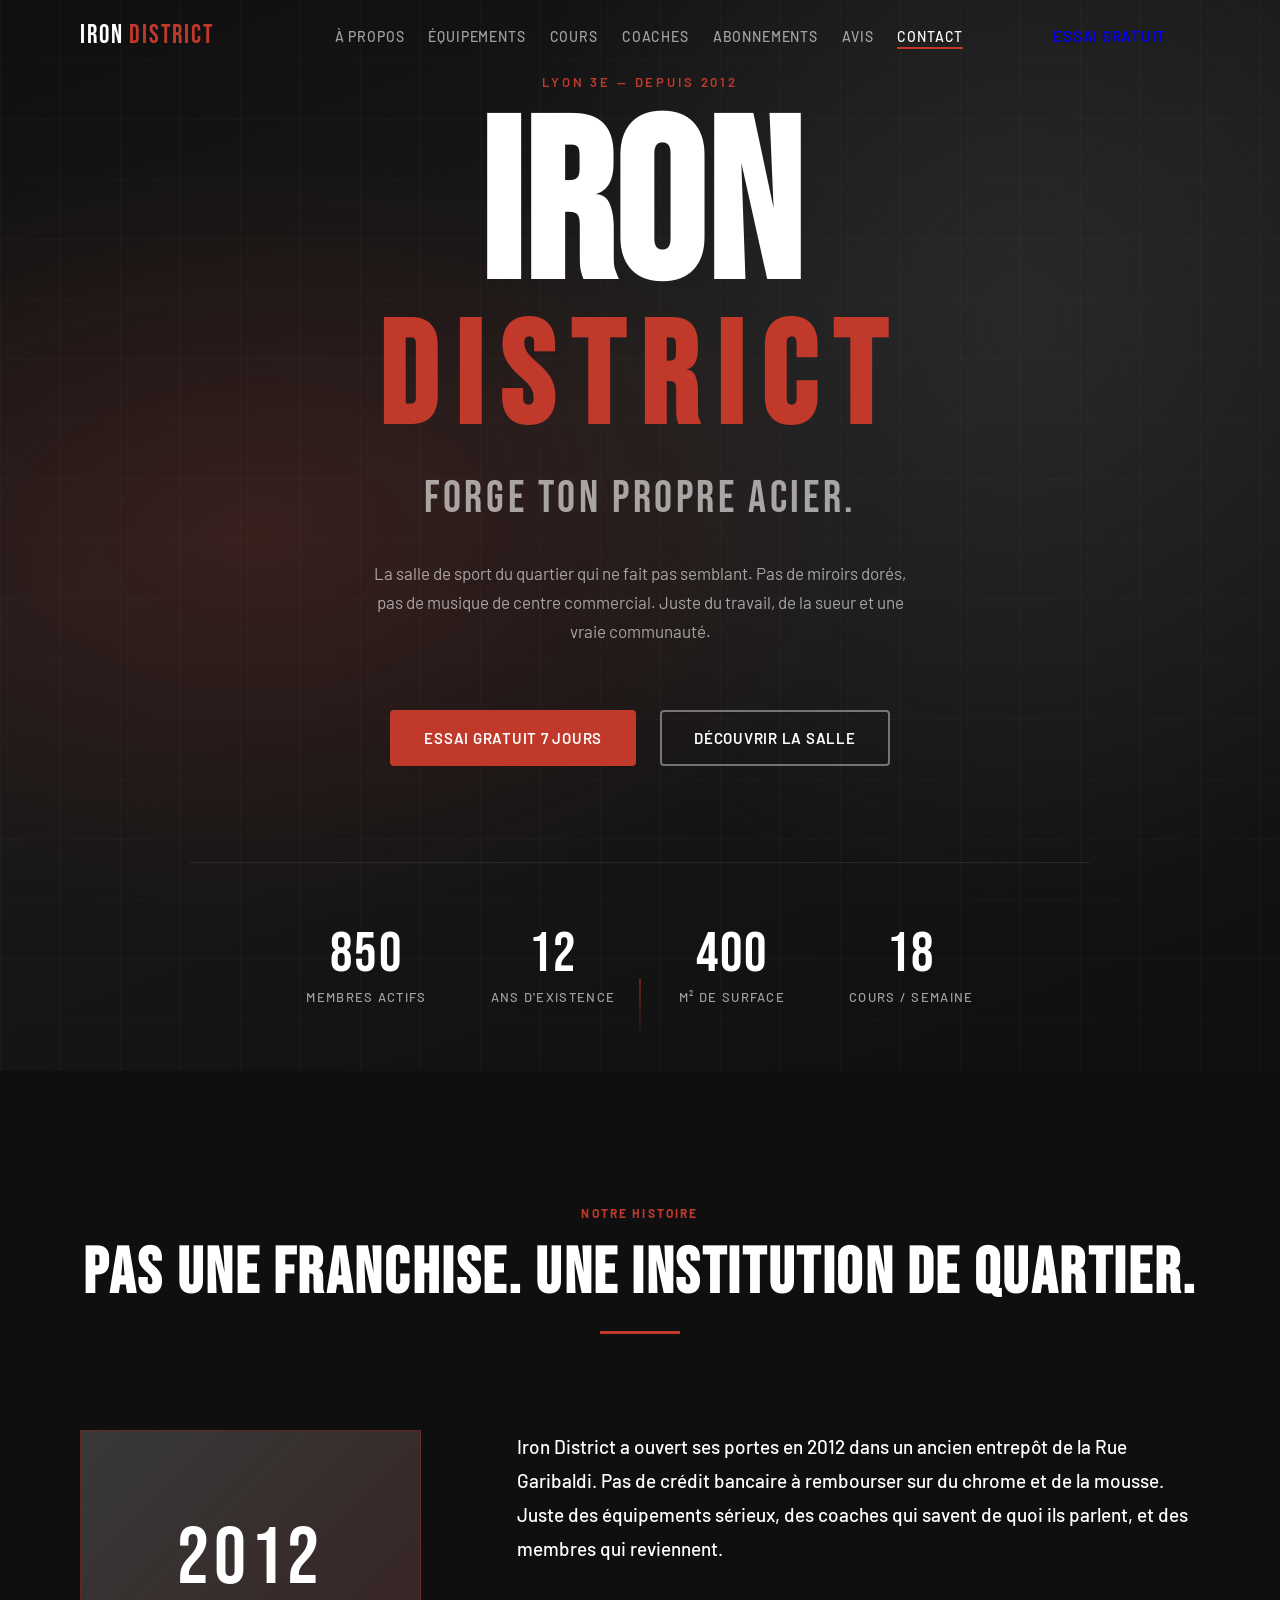
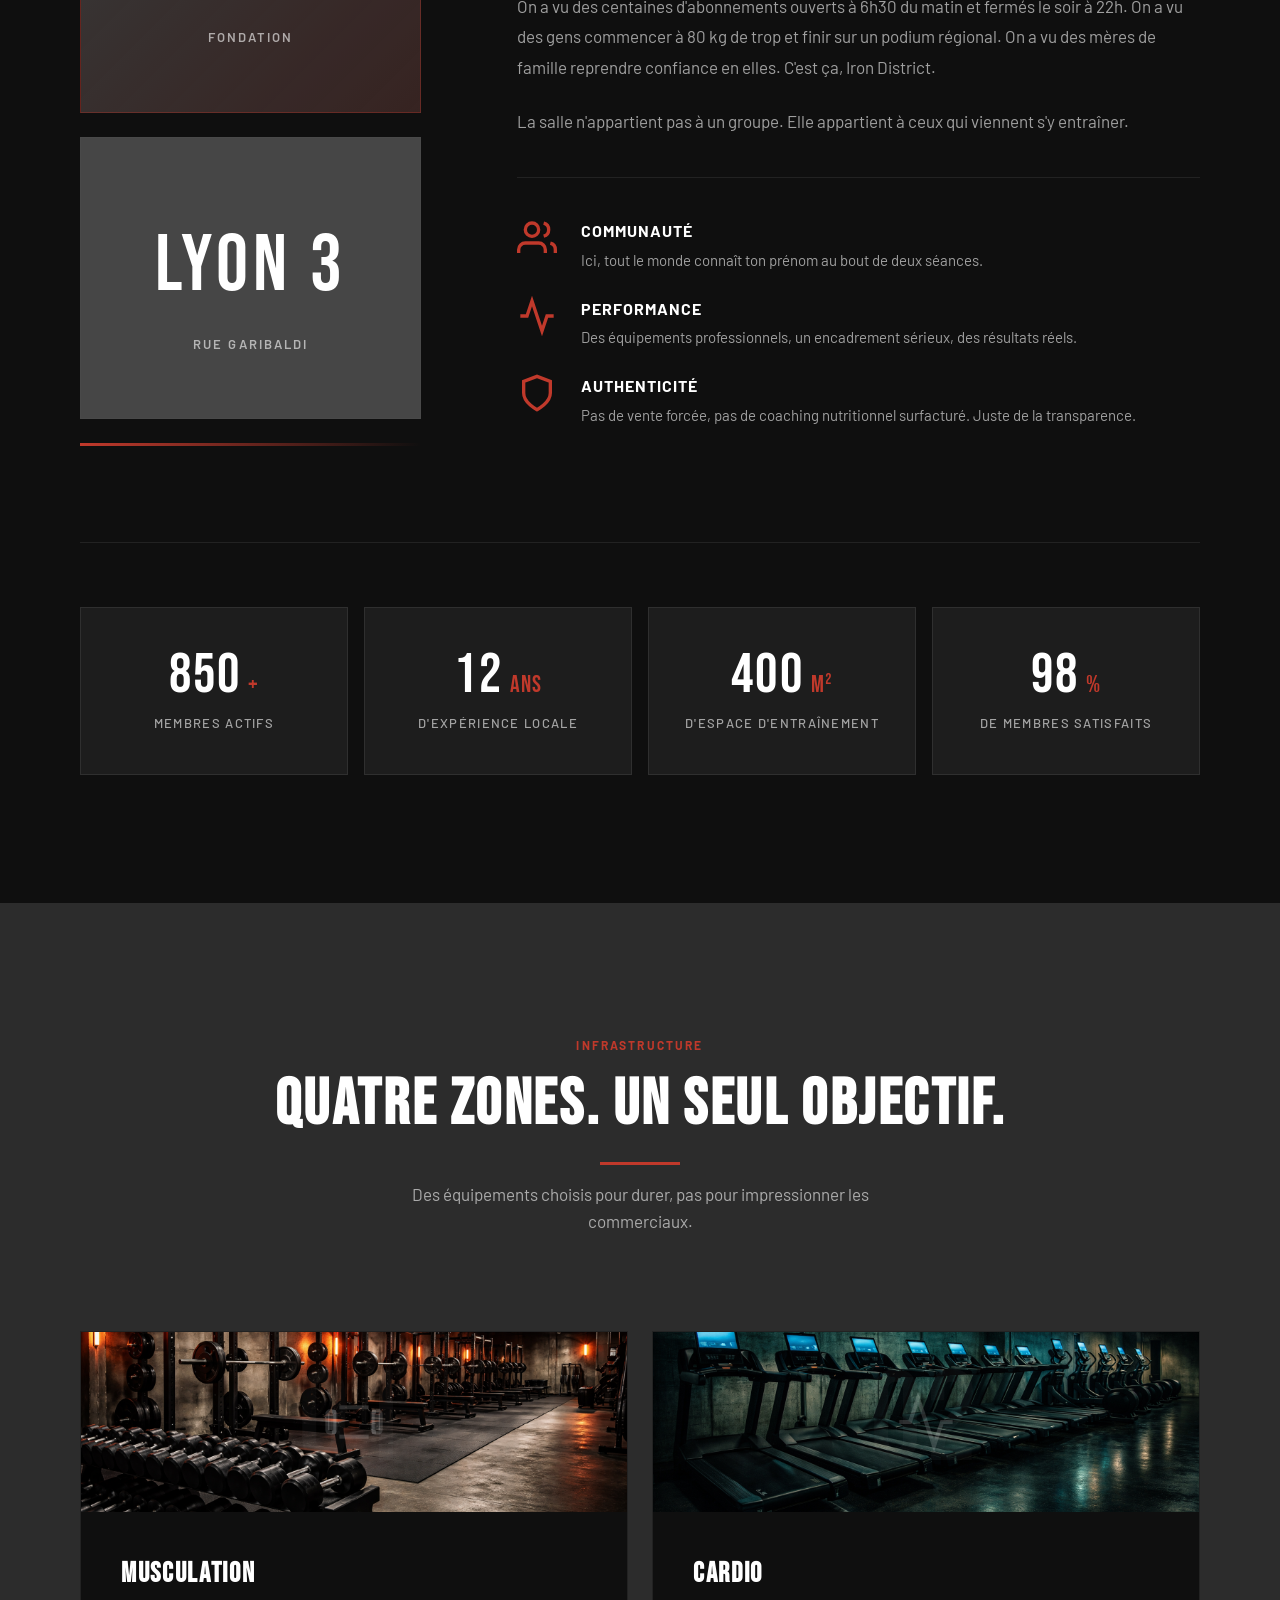
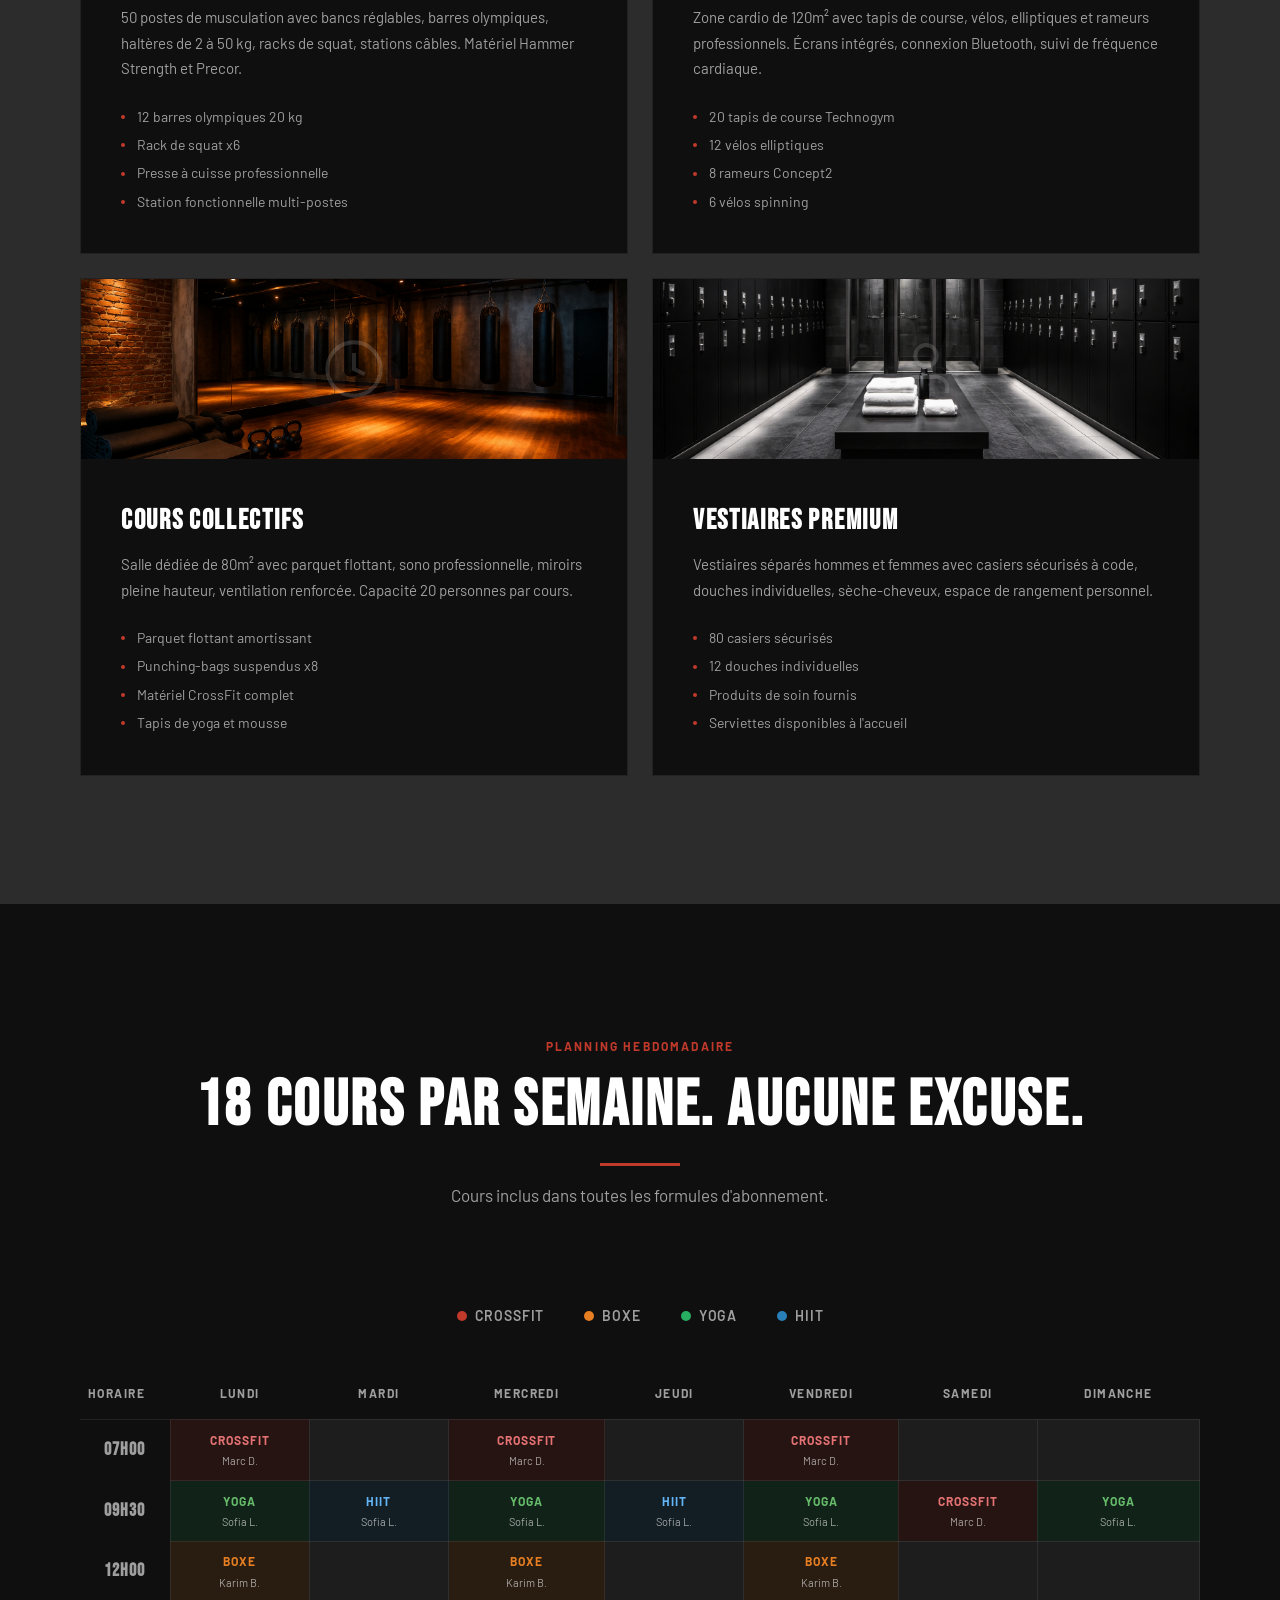
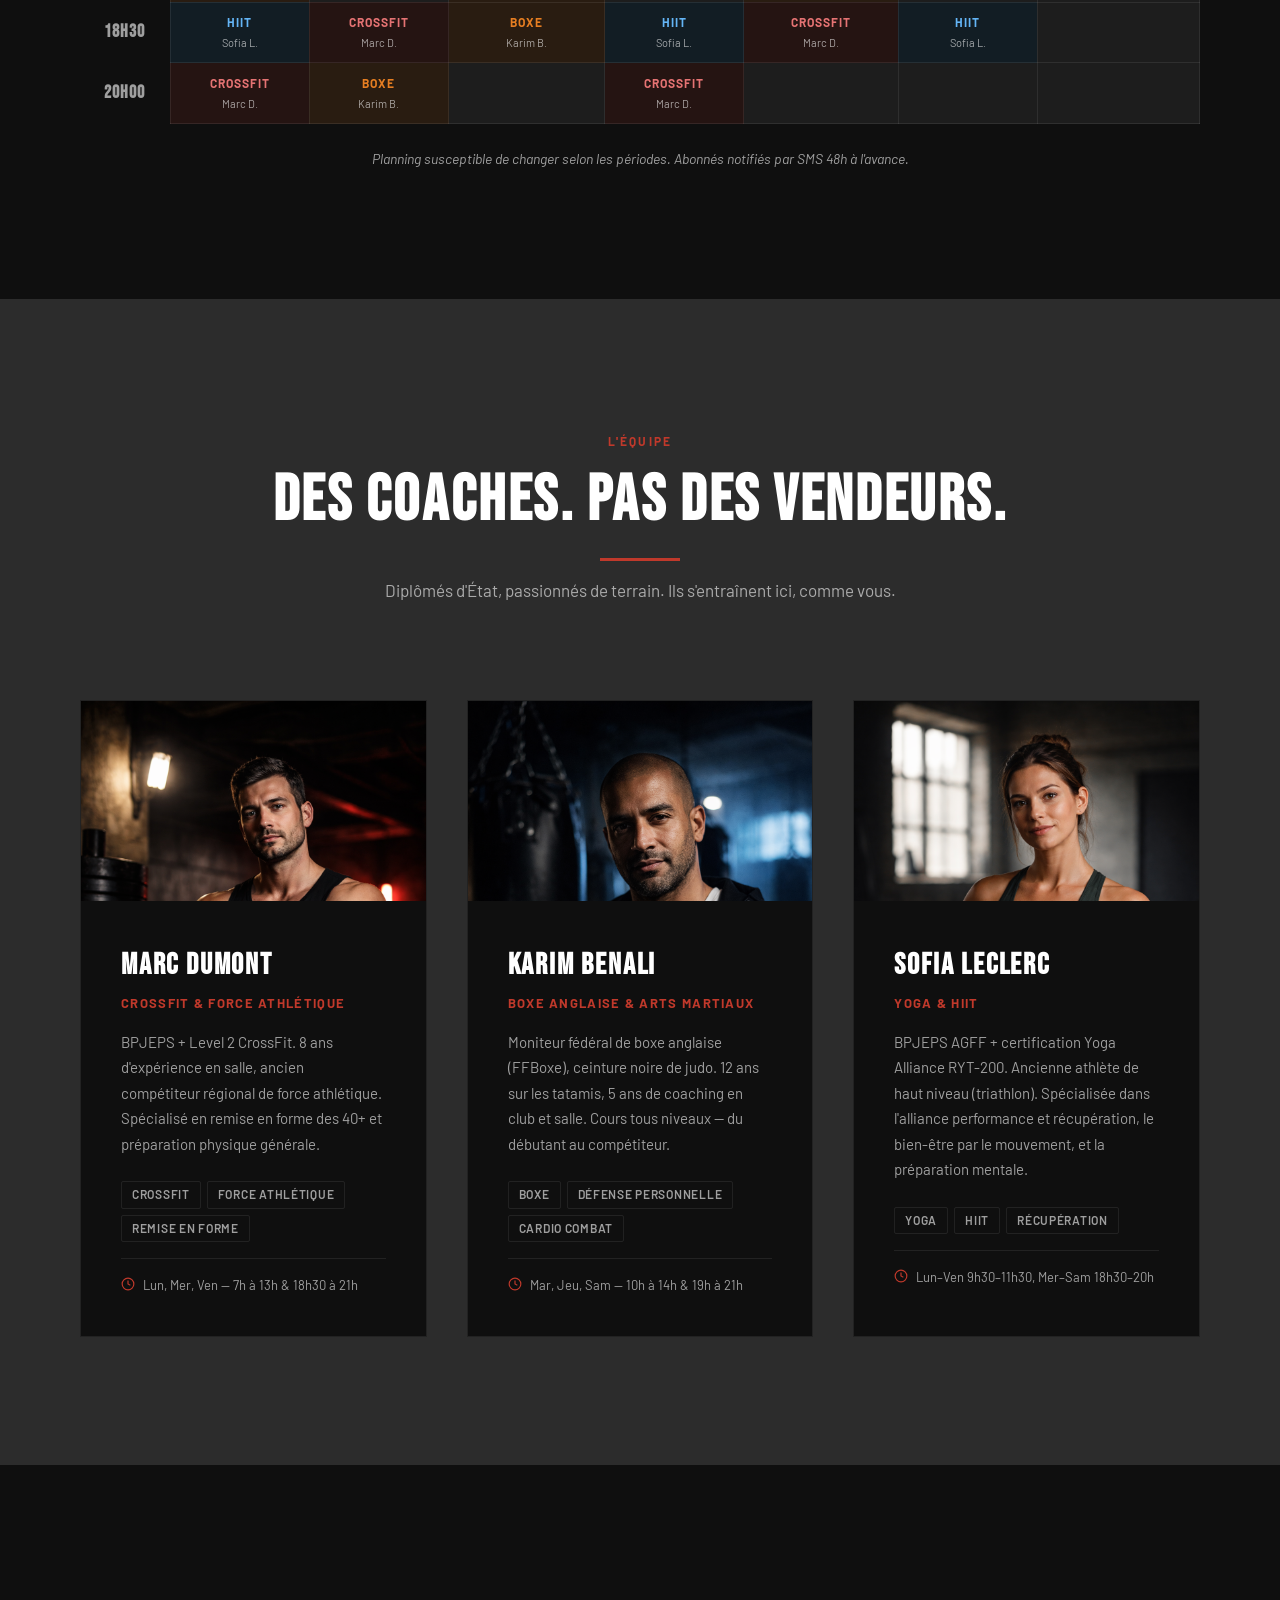
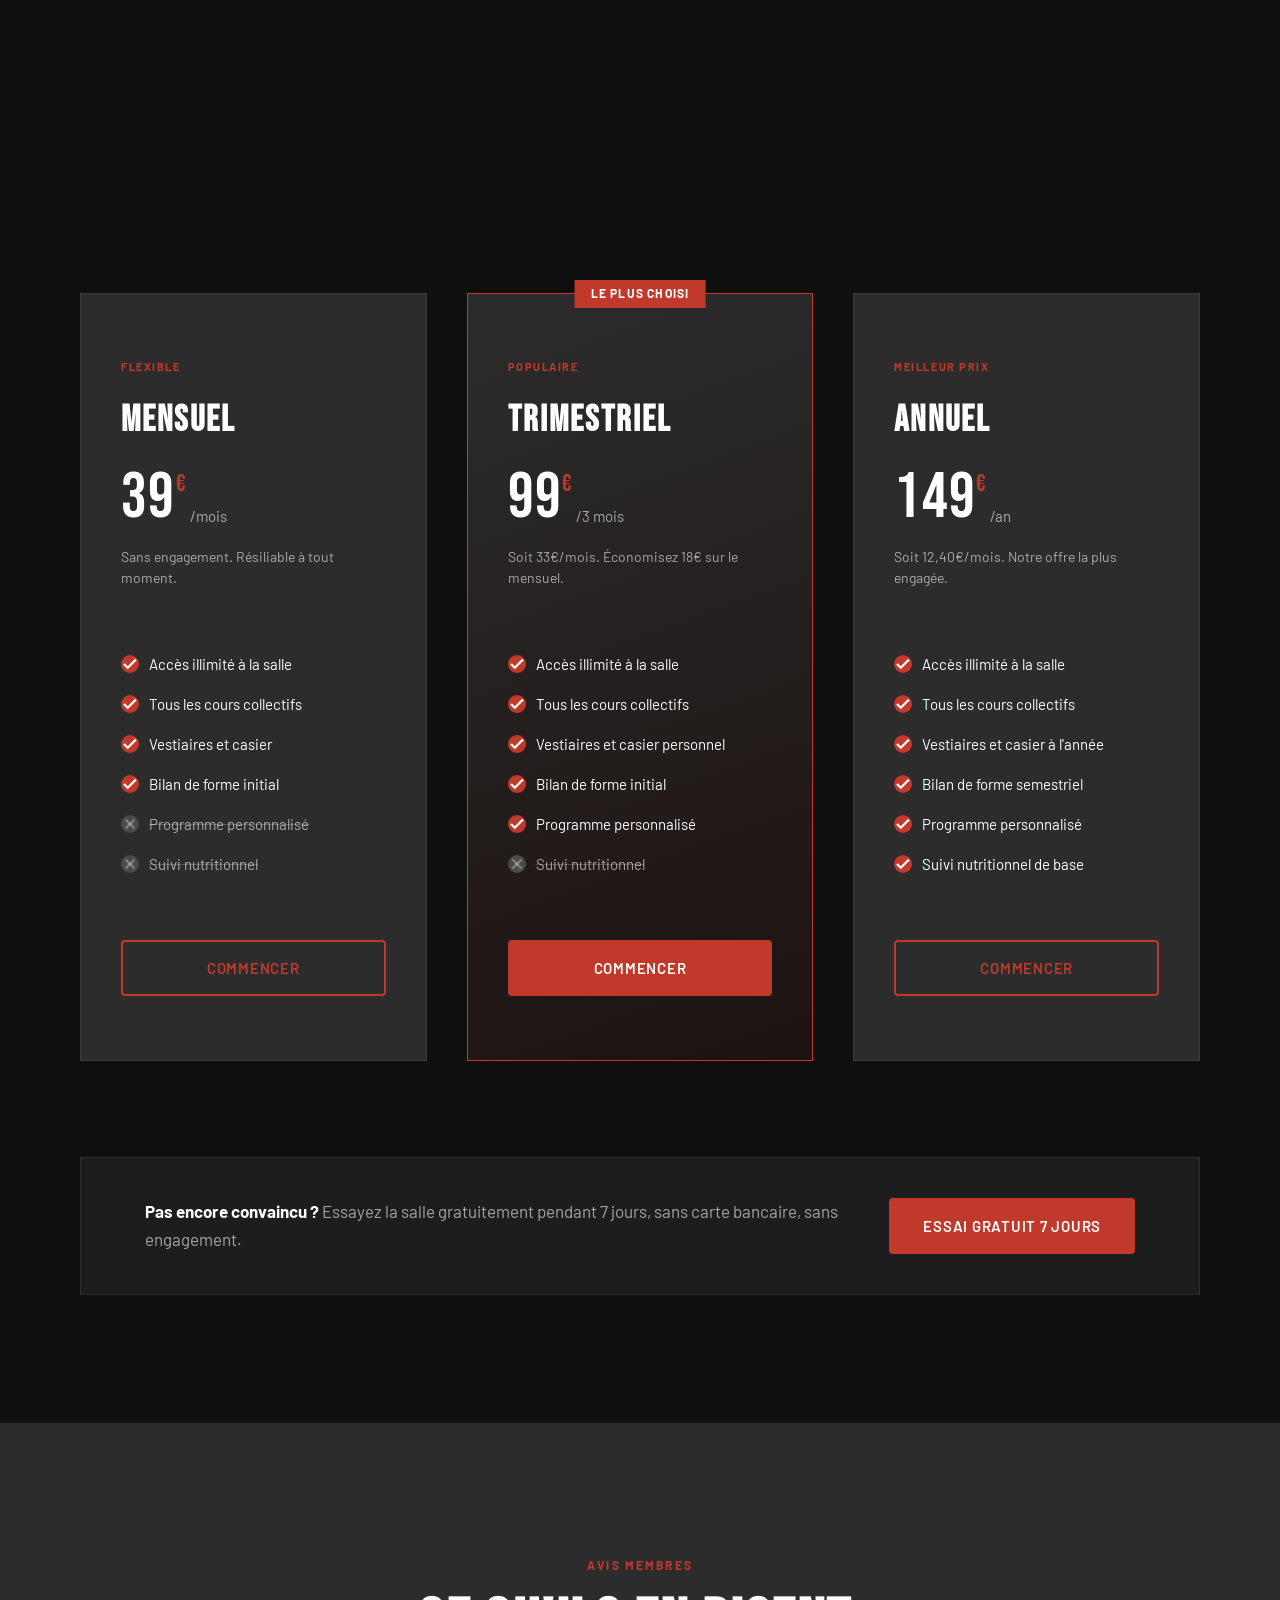
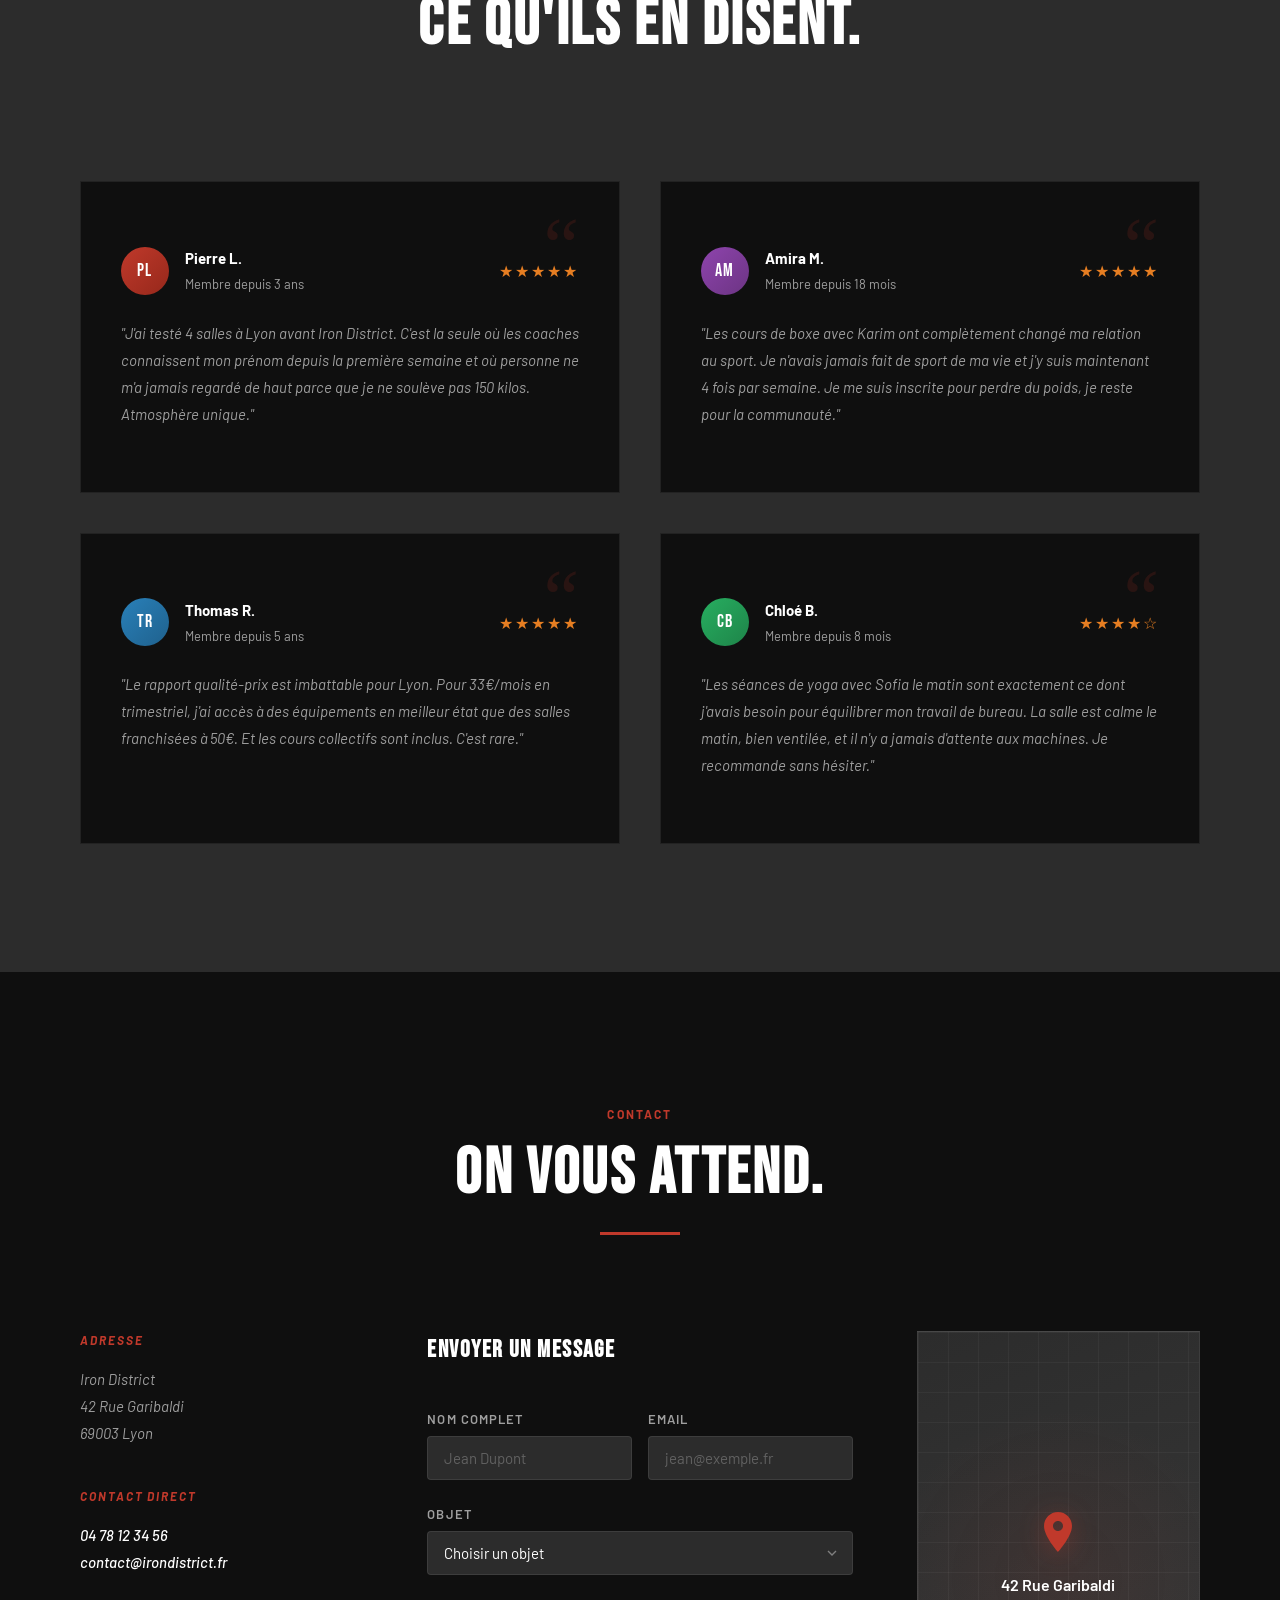
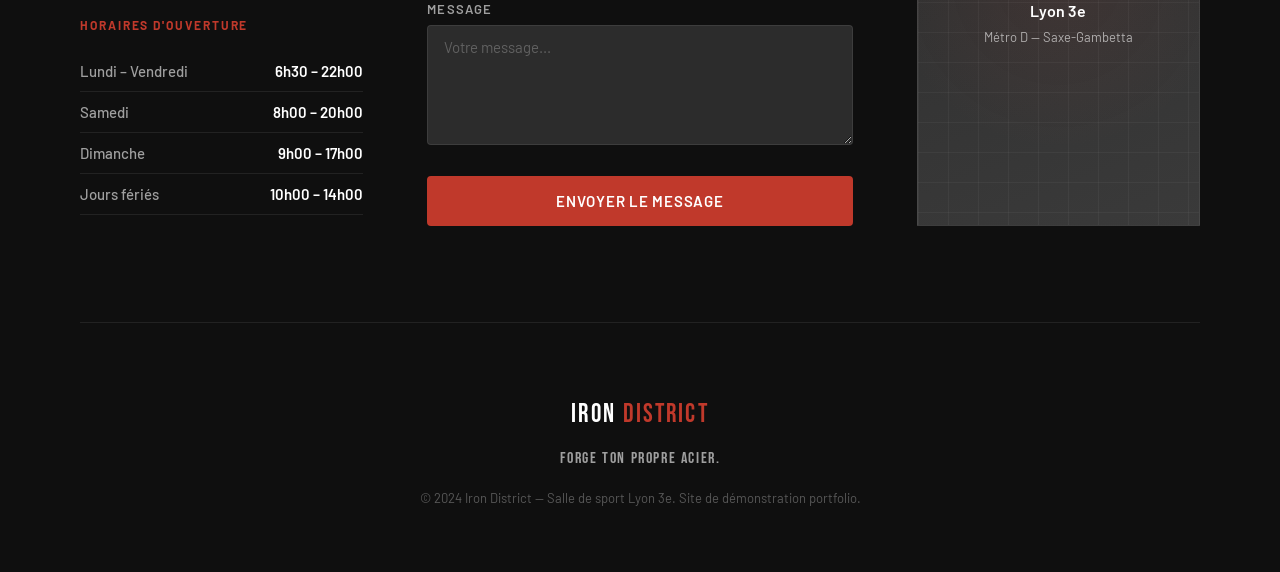
<file: portfolioexemple/salle-sport/index.html>
<!DOCTYPE html>
<html lang="fr">
<head>
  <meta charset="UTF-8" />
  <meta name="viewport" content="width=device-width, initial-scale=1.0" />
  <meta name="description" content="Iron District — Salle de sport Lyon 3e. 850 membres, 12 ans d'existence, 400m². Musculation, cardio, cours collectifs. Essai gratuit 7 jours." />
  <title>Iron District — Forge ton propre acier</title>

  <link rel="preconnect" href="https://fonts.googleapis.com" />
  <link rel="preconnect" href="https://fonts.gstatic.com" crossorigin />
  <link href="https://fonts.googleapis.com/css2?family=Bebas+Neue&family=Barlow:ital,wght@0,300;0,400;0,500;0,600;0,700;1,400&display=swap" rel="stylesheet" />
  <link rel="stylesheet" href="style.css" />
</head>
<body>

  <!-- Skip link accessibilite -->
  <a href="#main-content" class="skip-link">Aller au contenu principal</a>

  <!-- NAVIGATION -->
  <nav class="site-nav" id="site-nav" aria-label="Navigation principale">
    <div class="nav-inner">
      <a href="#hero" class="nav-logo" aria-label="Iron District — retour en haut">
        <span class="nav-logo-text">IRON</span>
        <span class="nav-logo-accent">DISTRICT</span>
      </a>

      <ul class="nav-links" role="list">
        <li><a href="#about" class="nav-link">À propos</a></li>
        <li><a href="#equipements" class="nav-link">Équipements</a></li>
        <li><a href="#cours" class="nav-link">Cours</a></li>
        <li><a href="#coaches" class="nav-link">Coaches</a></li>
        <li><a href="#abonnements" class="nav-link">Abonnements</a></li>
        <li><a href="#temoignages" class="nav-link">Avis</a></li>
        <li><a href="#contact" class="nav-link">Contact</a></li>
      </ul>

      <a href="#abonnements" class="btn btn--nav">Essai gratuit</a>

      <button class="nav-burger" aria-controls="nav-mobile" aria-expanded="false" aria-label="Ouvrir le menu">
        <span class="burger-line"></span>
        <span class="burger-line"></span>
        <span class="burger-line"></span>
      </button>
    </div>
  </nav>

  <!-- MENU MOBILE -->
  <dialog class="nav-mobile" id="nav-mobile" aria-label="Menu de navigation mobile">
    <button class="nav-mobile-close" aria-label="Fermer le menu">
      <span aria-hidden="true">&times;</span>
    </button>
    <nav aria-label="Navigation mobile">
      <ul role="list" class="nav-mobile-links">
        <li><a href="#about" class="nav-mobile-link">À propos</a></li>
        <li><a href="#equipements" class="nav-mobile-link">Équipements</a></li>
        <li><a href="#cours" class="nav-mobile-link">Cours</a></li>
        <li><a href="#coaches" class="nav-mobile-link">Coaches</a></li>
        <li><a href="#abonnements" class="nav-mobile-link">Abonnements</a></li>
        <li><a href="#temoignages" class="nav-mobile-link">Avis membres</a></li>
        <li><a href="#contact" class="nav-mobile-link">Contact</a></li>
      </ul>
      <a href="#abonnements" class="btn btn--primary btn--full nav-mobile-cta">Essai gratuit 7 jours</a>
    </nav>
  </dialog>

  <main id="main-content">

    <!-- ============================================================ -->
    <!-- SECTION 1 — HERO -->
    <!-- ============================================================ -->
    <header id="hero" class="hero" aria-label="Présentation Iron District">
      <div class="hero-bg" aria-hidden="true">
        <img src="hero-salle.jpg" alt="Salle Iron District — ambiance industrielle" class="hero-bg-img" loading="eager" fetchpriority="high" />
        <div class="hero-grain" aria-hidden="true"></div>
        <div class="hero-gradient" aria-hidden="true"></div>
        <div class="hero-lines" aria-hidden="true"></div>
      </div>

      <div class="hero-content">
        <p class="hero-eyebrow">Lyon 3e — Depuis 2012</p>
        <h1 class="hero-title">
          <span class="hero-title-main">IRON</span>
          <span class="hero-title-accent">DISTRICT</span>
        </h1>
        <p class="hero-tagline">Forge ton propre acier.</p>
        <p class="hero-sub">La salle de sport du quartier qui ne fait pas semblant. Pas de miroirs dorés, pas de musique de centre commercial. Juste du travail, de la sueur et une vraie communauté.</p>

        <div class="hero-actions">
          <a href="#abonnements" class="btn btn--primary btn--pulse">Essai gratuit 7 jours</a>
          <a href="#about" class="btn btn--ghost">Découvrir la salle</a>
        </div>

        <div class="hero-stats" aria-label="Chiffres clés">
          <div class="hero-stat">
            <span class="hero-stat-number" data-target="850" aria-label="850 membres actifs">0</span>
            <span class="hero-stat-label">Membres actifs</span>
          </div>
          <div class="hero-stat">
            <span class="hero-stat-number" data-target="12" aria-label="12 ans d'existence">0</span>
            <span class="hero-stat-label">Ans d'existence</span>
          </div>
          <div class="hero-stat">
            <span class="hero-stat-number" data-target="400" aria-label="400 m2 de surface">0</span>
            <span class="hero-stat-label">M² de surface</span>
          </div>
          <div class="hero-stat">
            <span class="hero-stat-number" data-target="18" aria-label="18 cours par semaine">0</span>
            <span class="hero-stat-label">Cours / semaine</span>
          </div>
        </div>
      </div>

      <div class="hero-scroll-indicator" aria-hidden="true">
        <span class="scroll-line"></span>
      </div>
    </header>

    <!-- ============================================================ -->
    <!-- SECTION 2 — A PROPOS -->
    <!-- ============================================================ -->
    <section id="about" class="section section--dark" aria-labelledby="about-title">
      <div class="container">
        <div class="section-header reveal-item">
          <div class="section-tag">Notre histoire</div>
          <h2 class="section-title" id="about-title">Pas une franchise. Une institution de quartier.</h2>
          <div class="section-divider" aria-hidden="true"></div>
        </div>

        <div class="about-grid">
          <div class="about-visual reveal-item" aria-hidden="true">
            <div class="about-visual-block about-visual-block--main">
              <div class="visual-label">2012</div>
              <div class="visual-sublabel">Fondation</div>
            </div>
            <div class="about-visual-block about-visual-block--secondary">
              <div class="visual-label">Lyon 3</div>
              <div class="visual-sublabel">Rue Garibaldi</div>
            </div>
            <div class="about-accent-line" aria-hidden="true"></div>
          </div>

          <div class="about-content reveal-item">
            <p class="about-text about-text--lead">Iron District a ouvert ses portes en 2012 dans un ancien entrepôt de la Rue Garibaldi. Pas de crédit bancaire à rembourser sur du chrome et de la mousse. Juste des équipements sérieux, des coaches qui savent de quoi ils parlent, et des membres qui reviennent.</p>
            <p class="about-text">On a vu des centaines d'abonnements ouverts à 6h30 du matin et fermés le soir à 22h. On a vu des gens commencer à 80 kg de trop et finir sur un podium régional. On a vu des mères de famille reprendre confiance en elles. C'est ça, Iron District.</p>
            <p class="about-text">La salle n'appartient pas à un groupe. Elle appartient à ceux qui viennent s'y entraîner.</p>

            <div class="about-values">
              <div class="about-value">
                <div class="about-value-icon" aria-hidden="true">
                  <svg viewBox="0 0 24 24" fill="none" stroke="currentColor" stroke-width="2" aria-hidden="true">
                    <path d="M17 21v-2a4 4 0 0 0-4-4H5a4 4 0 0 0-4 4v2"/>
                    <circle cx="9" cy="7" r="4"/>
                    <path d="M23 21v-2a4 4 0 0 0-3-3.87"/>
                    <path d="M16 3.13a4 4 0 0 1 0 7.75"/>
                  </svg>
                </div>
                <div>
                  <h3 class="about-value-title">Communauté</h3>
                  <p class="about-value-desc">Ici, tout le monde connaît ton prénom au bout de deux séances.</p>
                </div>
              </div>
              <div class="about-value">
                <div class="about-value-icon" aria-hidden="true">
                  <svg viewBox="0 0 24 24" fill="none" stroke="currentColor" stroke-width="2" aria-hidden="true">
                    <polyline points="22 12 18 12 15 21 9 3 6 12 2 12"/>
                  </svg>
                </div>
                <div>
                  <h3 class="about-value-title">Performance</h3>
                  <p class="about-value-desc">Des équipements professionnels, un encadrement sérieux, des résultats réels.</p>
                </div>
              </div>
              <div class="about-value">
                <div class="about-value-icon" aria-hidden="true">
                  <svg viewBox="0 0 24 24" fill="none" stroke="currentColor" stroke-width="2" aria-hidden="true">
                    <path d="M12 22s8-4 8-10V5l-8-3-8 3v7c0 6 8 10 8 10z"/>
                  </svg>
                </div>
                <div>
                  <h3 class="about-value-title">Authenticité</h3>
                  <p class="about-value-desc">Pas de vente forcée, pas de coaching nutritionnel surfacturé. Juste de la transparence.</p>
                </div>
              </div>
            </div>
          </div>
        </div>

        <div class="about-counters">
          <div class="counter-card reveal-item">
            <span class="counter-number" data-target="850">0</span>
            <span class="counter-suffix">+</span>
            <span class="counter-label">Membres actifs</span>
          </div>
          <div class="counter-card reveal-item">
            <span class="counter-number" data-target="12">0</span>
            <span class="counter-suffix">ans</span>
            <span class="counter-label">D'expérience locale</span>
          </div>
          <div class="counter-card reveal-item">
            <span class="counter-number" data-target="400">0</span>
            <span class="counter-suffix">m²</span>
            <span class="counter-label">D'espace d'entraînement</span>
          </div>
          <div class="counter-card reveal-item">
            <span class="counter-number" data-target="98">0</span>
            <span class="counter-suffix">%</span>
            <span class="counter-label">De membres satisfaits</span>
          </div>
        </div>
      </div>
    </section>

    <!-- ============================================================ -->
    <!-- SECTION 3 — EQUIPEMENTS -->
    <!-- ============================================================ -->
    <section id="equipements" class="section section--charcoal" aria-labelledby="equipements-title">
      <div class="container">
        <div class="section-header reveal-item">
          <div class="section-tag">Infrastructure</div>
          <h2 class="section-title" id="equipements-title">Quatre zones. Un seul objectif.</h2>
          <div class="section-divider" aria-hidden="true"></div>
          <p class="section-subtitle">Des équipements choisis pour durer, pas pour impressionner les commerciaux.</p>
        </div>

        <div class="equipment-grid">

          <article class="equipment-card reveal-item" aria-labelledby="equip-muscu">
            <div class="equipment-visual equipment-visual--muscu">
              <img src="zone-muscu.jpg" alt="Zone musculation Iron District" class="equipment-visual-img" loading="lazy" />
              <div class="equip-icon-wrap">
                <svg viewBox="0 0 24 24" fill="none" stroke="currentColor" stroke-width="1.5" aria-hidden="true">
                  <path d="M6.5 6.5h11"/>
                  <path d="M6.5 17.5h11"/>
                  <path d="M3 9v6"/>
                  <path d="M21 9v6"/>
                  <path d="M4.5 7.5v9"/>
                  <path d="M19.5 7.5v9"/>
                  <rect x="2" y="8" width="3" height="8" rx="1"/>
                  <rect x="19" y="8" width="3" height="8" rx="1"/>
                </svg>
              </div>
              <div class="equip-number" aria-hidden="true">01</div>
            </div>
            <div class="equipment-card-body">
              <h3 class="equipment-card-title" id="equip-muscu">Musculation</h3>
              <p class="equipment-card-desc">50 postes de musculation avec bancs réglables, barres olympiques, haltères de 2 à 50 kg, racks de squat, stations câbles. Matériel Hammer Strength et Precor.</p>
              <ul class="equipment-list" role="list">
                <li>12 barres olympiques 20 kg</li>
                <li>Rack de squat x6</li>
                <li>Presse à cuisse professionnelle</li>
                <li>Station fonctionnelle multi-postes</li>
              </ul>
            </div>
          </article>

          <article class="equipment-card reveal-item" aria-labelledby="equip-cardio">
            <div class="equipment-visual equipment-visual--cardio">
              <img src="zone-cardio.jpg" alt="Zone cardio Iron District" class="equipment-visual-img" loading="lazy" />
              <div class="equip-icon-wrap">
                <svg viewBox="0 0 24 24" fill="none" stroke="currentColor" stroke-width="1.5" aria-hidden="true">
                  <polyline points="22 12 18 12 15 21 9 3 6 12 2 12"/>
                </svg>
              </div>
              <div class="equip-number" aria-hidden="true">02</div>
            </div>
            <div class="equipment-card-body">
              <h3 class="equipment-card-title" id="equip-cardio">Cardio</h3>
              <p class="equipment-card-desc">Zone cardio de 120m² avec tapis de course, vélos, elliptiques et rameurs professionnels. Écrans intégrés, connexion Bluetooth, suivi de fréquence cardiaque.</p>
              <ul class="equipment-list" role="list">
                <li>20 tapis de course Technogym</li>
                <li>12 vélos elliptiques</li>
                <li>8 rameurs Concept2</li>
                <li>6 vélos spinning</li>
              </ul>
            </div>
          </article>

          <article class="equipment-card reveal-item" aria-labelledby="equip-cours">
            <div class="equipment-visual equipment-visual--cours">
              <img src="zone-cours.jpg" alt="Salle de cours collectifs Iron District" class="equipment-visual-img" loading="lazy" />
              <div class="equip-icon-wrap">
                <svg viewBox="0 0 24 24" fill="none" stroke="currentColor" stroke-width="1.5" aria-hidden="true">
                  <circle cx="12" cy="12" r="10"/>
                  <polyline points="12 6 12 12 16 14"/>
                </svg>
              </div>
              <div class="equip-number" aria-hidden="true">03</div>
            </div>
            <div class="equipment-card-body">
              <h3 class="equipment-card-title" id="equip-cours">Cours collectifs</h3>
              <p class="equipment-card-desc">Salle dédiée de 80m² avec parquet flottant, sono professionnelle, miroirs pleine hauteur, ventilation renforcée. Capacité 20 personnes par cours.</p>
              <ul class="equipment-list" role="list">
                <li>Parquet flottant amortissant</li>
                <li>Punching-bags suspendus x8</li>
                <li>Matériel CrossFit complet</li>
                <li>Tapis de yoga et mousse</li>
              </ul>
            </div>
          </article>

          <article class="equipment-card reveal-item" aria-labelledby="equip-vestiaires">
            <div class="equipment-visual equipment-visual--vestiaires">
              <img src="zone-vestiaires.jpg" alt="Vestiaires premium Iron District" class="equipment-visual-img" loading="lazy" />
              <div class="equip-icon-wrap">
                <svg viewBox="0 0 24 24" fill="none" stroke="currentColor" stroke-width="1.5" aria-hidden="true">
                  <path d="M20 21v-2a4 4 0 0 0-4-4H8a4 4 0 0 0-4 4v2"/>
                  <circle cx="12" cy="7" r="4"/>
                </svg>
              </div>
              <div class="equip-number" aria-hidden="true">04</div>
            </div>
            <div class="equipment-card-body">
              <h3 class="equipment-card-title" id="equip-vestiaires">Vestiaires premium</h3>
              <p class="equipment-card-desc">Vestiaires séparés hommes et femmes avec casiers sécurisés à code, douches individuelles, sèche-cheveux, espace de rangement personnel.</p>
              <ul class="equipment-list" role="list">
                <li>80 casiers sécurisés</li>
                <li>12 douches individuelles</li>
                <li>Produits de soin fournis</li>
                <li>Serviettes disponibles à l'accueil</li>
              </ul>
            </div>
          </article>

        </div>
      </div>
    </section>

    <!-- ============================================================ -->
    <!-- SECTION 4 — COURS & PLANNING -->
    <!-- ============================================================ -->
    <section id="cours" class="section section--dark" aria-labelledby="cours-title">
      <div class="container">
        <div class="section-header reveal-item">
          <div class="section-tag">Planning hebdomadaire</div>
          <h2 class="section-title" id="cours-title">18 cours par semaine. Aucune excuse.</h2>
          <div class="section-divider" aria-hidden="true"></div>
          <p class="section-subtitle">Cours inclus dans toutes les formules d'abonnement.</p>
        </div>

        <div class="planning-legend reveal-item" aria-label="Légende des types de cours">
          <div class="legend-item"><span class="legend-dot legend-dot--crossfit"></span>CrossFit</div>
          <div class="legend-item"><span class="legend-dot legend-dot--boxe"></span>Boxe</div>
          <div class="legend-item"><span class="legend-dot legend-dot--yoga"></span>Yoga</div>
          <div class="legend-item"><span class="legend-dot legend-dot--hiit"></span>HIIT</div>
        </div>

        <div class="planning-wrapper reveal-item">
          <div class="planning-scroll-hint" aria-hidden="true">Faites défiler pour voir le planning complet</div>
          <div class="planning-overflow">
            <table class="planning-table" aria-label="Planning des cours de la semaine">
              <thead>
                <tr>
                  <th scope="col" class="planning-th planning-th--time">Horaire</th>
                  <th scope="col" class="planning-th">Lundi</th>
                  <th scope="col" class="planning-th">Mardi</th>
                  <th scope="col" class="planning-th">Mercredi</th>
                  <th scope="col" class="planning-th">Jeudi</th>
                  <th scope="col" class="planning-th">Vendredi</th>
                  <th scope="col" class="planning-th">Samedi</th>
                  <th scope="col" class="planning-th">Dimanche</th>
                </tr>
              </thead>
              <tbody>
                <tr class="planning-row">
                  <th scope="row" class="planning-time">07h00</th>
                  <td class="planning-cell planning-cell--crossfit">
                    <span class="cours-badge">CrossFit</span>
                    <span class="cours-coach">Marc D.</span>
                  </td>
                  <td class="planning-cell planning-cell--empty"></td>
                  <td class="planning-cell planning-cell--crossfit">
                    <span class="cours-badge">CrossFit</span>
                    <span class="cours-coach">Marc D.</span>
                  </td>
                  <td class="planning-cell planning-cell--empty"></td>
                  <td class="planning-cell planning-cell--crossfit">
                    <span class="cours-badge">CrossFit</span>
                    <span class="cours-coach">Marc D.</span>
                  </td>
                  <td class="planning-cell planning-cell--empty"></td>
                  <td class="planning-cell planning-cell--empty"></td>
                </tr>
                <tr class="planning-row">
                  <th scope="row" class="planning-time">09h30</th>
                  <td class="planning-cell planning-cell--yoga">
                    <span class="cours-badge">Yoga</span>
                    <span class="cours-coach">Sofia L.</span>
                  </td>
                  <td class="planning-cell planning-cell--hiit">
                    <span class="cours-badge">HIIT</span>
                    <span class="cours-coach">Sofia L.</span>
                  </td>
                  <td class="planning-cell planning-cell--yoga">
                    <span class="cours-badge">Yoga</span>
                    <span class="cours-coach">Sofia L.</span>
                  </td>
                  <td class="planning-cell planning-cell--hiit">
                    <span class="cours-badge">HIIT</span>
                    <span class="cours-coach">Sofia L.</span>
                  </td>
                  <td class="planning-cell planning-cell--yoga">
                    <span class="cours-badge">Yoga</span>
                    <span class="cours-coach">Sofia L.</span>
                  </td>
                  <td class="planning-cell planning-cell--crossfit">
                    <span class="cours-badge">CrossFit</span>
                    <span class="cours-coach">Marc D.</span>
                  </td>
                  <td class="planning-cell planning-cell--yoga">
                    <span class="cours-badge">Yoga</span>
                    <span class="cours-coach">Sofia L.</span>
                  </td>
                </tr>
                <tr class="planning-row">
                  <th scope="row" class="planning-time">12h00</th>
                  <td class="planning-cell planning-cell--boxe">
                    <span class="cours-badge">Boxe</span>
                    <span class="cours-coach">Karim B.</span>
                  </td>
                  <td class="planning-cell planning-cell--empty"></td>
                  <td class="planning-cell planning-cell--boxe">
                    <span class="cours-badge">Boxe</span>
                    <span class="cours-coach">Karim B.</span>
                  </td>
                  <td class="planning-cell planning-cell--empty"></td>
                  <td class="planning-cell planning-cell--boxe">
                    <span class="cours-badge">Boxe</span>
                    <span class="cours-coach">Karim B.</span>
                  </td>
                  <td class="planning-cell planning-cell--empty"></td>
                  <td class="planning-cell planning-cell--empty"></td>
                </tr>
                <tr class="planning-row">
                  <th scope="row" class="planning-time">18h30</th>
                  <td class="planning-cell planning-cell--hiit">
                    <span class="cours-badge">HIIT</span>
                    <span class="cours-coach">Sofia L.</span>
                  </td>
                  <td class="planning-cell planning-cell--crossfit">
                    <span class="cours-badge">CrossFit</span>
                    <span class="cours-coach">Marc D.</span>
                  </td>
                  <td class="planning-cell planning-cell--boxe">
                    <span class="cours-badge">Boxe</span>
                    <span class="cours-coach">Karim B.</span>
                  </td>
                  <td class="planning-cell planning-cell--hiit">
                    <span class="cours-badge">HIIT</span>
                    <span class="cours-coach">Sofia L.</span>
                  </td>
                  <td class="planning-cell planning-cell--crossfit">
                    <span class="cours-badge">CrossFit</span>
                    <span class="cours-coach">Marc D.</span>
                  </td>
                  <td class="planning-cell planning-cell--hiit">
                    <span class="cours-badge">HIIT</span>
                    <span class="cours-coach">Sofia L.</span>
                  </td>
                  <td class="planning-cell planning-cell--empty"></td>
                </tr>
                <tr class="planning-row">
                  <th scope="row" class="planning-time">20h00</th>
                  <td class="planning-cell planning-cell--crossfit">
                    <span class="cours-badge">CrossFit</span>
                    <span class="cours-coach">Marc D.</span>
                  </td>
                  <td class="planning-cell planning-cell--boxe">
                    <span class="cours-badge">Boxe</span>
                    <span class="cours-coach">Karim B.</span>
                  </td>
                  <td class="planning-cell planning-cell--empty"></td>
                  <td class="planning-cell planning-cell--crossfit">
                    <span class="cours-badge">CrossFit</span>
                    <span class="cours-coach">Marc D.</span>
                  </td>
                  <td class="planning-cell planning-cell--empty"></td>
                  <td class="planning-cell planning-cell--empty"></td>
                  <td class="planning-cell planning-cell--empty"></td>
                </tr>
              </tbody>
            </table>
          </div>
        </div>

        <p class="planning-note reveal-item">Planning susceptible de changer selon les périodes. Abonnés notifiés par SMS 48h à l'avance.</p>
      </div>
    </section>

    <!-- ============================================================ -->
    <!-- SECTION 5 — COACHES -->
    <!-- ============================================================ -->
    <section id="coaches" class="section section--charcoal" aria-labelledby="coaches-title">
      <div class="container">
        <div class="section-header reveal-item">
          <div class="section-tag">L'équipe</div>
          <h2 class="section-title" id="coaches-title">Des coaches. Pas des vendeurs.</h2>
          <div class="section-divider" aria-hidden="true"></div>
          <p class="section-subtitle">Diplômés d'État, passionnés de terrain. Ils s'entraînent ici, comme vous.</p>
        </div>

        <div class="coaches-grid">

          <article class="coach-card reveal-item" aria-labelledby="coach-marc">
            <div class="coach-avatar coach-avatar--marc">
              <img src="coach-marc.jpg" alt="Marc Dumont, coach CrossFit et Force athlétique" class="coach-avatar-img" loading="lazy" />
            </div>
            <div class="coach-body">
              <h3 class="coach-name" id="coach-marc">Marc Dumont</h3>
              <div class="coach-specialty">CrossFit &amp; Force athlétique</div>
              <p class="coach-bio">BPJEPS + Level 2 CrossFit. 8 ans d'expérience en salle, ancien compétiteur régional de force athlétique. Spécialisé en remise en forme des 40+ et préparation physique générale.</p>
              <div class="coach-tags">
                <span class="coach-tag">CrossFit</span>
                <span class="coach-tag">Force athlétique</span>
                <span class="coach-tag">Remise en forme</span>
              </div>
              <div class="coach-schedule">
                <svg viewBox="0 0 24 24" fill="none" stroke="currentColor" stroke-width="2" aria-hidden="true"><circle cx="12" cy="12" r="10"/><polyline points="12 6 12 12 16 14"/></svg>
                Lun, Mer, Ven — 7h à 13h &amp; 18h30 à 21h
              </div>
            </div>
          </article>

          <article class="coach-card reveal-item" aria-labelledby="coach-karim">
            <div class="coach-avatar coach-avatar--karim">
              <img src="coach-karim.jpg" alt="Karim Benali, coach Boxe anglaise et Arts martiaux" class="coach-avatar-img" loading="lazy" />
            </div>
            <div class="coach-body">
              <h3 class="coach-name" id="coach-karim">Karim Benali</h3>
              <div class="coach-specialty">Boxe anglaise &amp; Arts martiaux</div>
              <p class="coach-bio">Moniteur fédéral de boxe anglaise (FFBoxe), ceinture noire de judo. 12 ans sur les tatamis, 5 ans de coaching en club et salle. Cours tous niveaux — du débutant au compétiteur.</p>
              <div class="coach-tags">
                <span class="coach-tag">Boxe</span>
                <span class="coach-tag">Défense personnelle</span>
                <span class="coach-tag">Cardio combat</span>
              </div>
              <div class="coach-schedule">
                <svg viewBox="0 0 24 24" fill="none" stroke="currentColor" stroke-width="2" aria-hidden="true"><circle cx="12" cy="12" r="10"/><polyline points="12 6 12 12 16 14"/></svg>
                Mar, Jeu, Sam — 10h à 14h &amp; 19h à 21h
              </div>
            </div>
          </article>

          <article class="coach-card reveal-item" aria-labelledby="coach-sofia">
            <div class="coach-avatar coach-avatar--sofia">
              <img src="coach-sofia.jpg" alt="Sofia Leclerc, coach Yoga et HIIT" class="coach-avatar-img" loading="lazy" />
            </div>
            <div class="coach-body">
              <h3 class="coach-name" id="coach-sofia">Sofia Leclerc</h3>
              <div class="coach-specialty">Yoga &amp; HIIT</div>
              <p class="coach-bio">BPJEPS AGFF + certification Yoga Alliance RYT-200. Ancienne athlète de haut niveau (triathlon). Spécialisée dans l'alliance performance et récupération, le bien-être par le mouvement, et la préparation mentale.</p>
              <div class="coach-tags">
                <span class="coach-tag">Yoga</span>
                <span class="coach-tag">HIIT</span>
                <span class="coach-tag">Récupération</span>
              </div>
              <div class="coach-schedule">
                <svg viewBox="0 0 24 24" fill="none" stroke="currentColor" stroke-width="2" aria-hidden="true"><circle cx="12" cy="12" r="10"/><polyline points="12 6 12 12 16 14"/></svg>
                Lun–Ven 9h30–11h30, Mer–Sam 18h30–20h
              </div>
            </div>
          </article>

        </div>
      </div>
    </section>

    <!-- ============================================================ -->
    <!-- SECTION 6 — ABONNEMENTS -->
    <!-- ============================================================ -->
    <section id="abonnements" class="section section--dark" aria-labelledby="abonnements-title">
      <div class="container">
        <div class="section-header reveal-item">
          <div class="section-tag">Tarifs</div>
          <h2 class="section-title" id="abonnements-title">Des prix honnêtes. Sans surprise.</h2>
          <div class="section-divider" aria-hidden="true"></div>
          <p class="section-subtitle">Tous les abonnements incluent les cours collectifs, l'accès illimité aux équipements et aux vestiaires.</p>
        </div>

        <div class="pricing-grid">

          <article class="pricing-card reveal-item" aria-labelledby="plan-mensuel">
            <div class="pricing-card-header">
              <div class="pricing-badge">Flexible</div>
              <h3 class="pricing-name" id="plan-mensuel">Mensuel</h3>
              <div class="pricing-price">
                <span class="pricing-amount">39</span>
                <span class="pricing-currency">€</span>
                <span class="pricing-period">/mois</span>
              </div>
              <p class="pricing-desc">Sans engagement. Résiliable à tout moment.</p>
            </div>
            <ul class="pricing-features" role="list">
              <li class="pricing-feature pricing-feature--yes">Accès illimité à la salle</li>
              <li class="pricing-feature pricing-feature--yes">Tous les cours collectifs</li>
              <li class="pricing-feature pricing-feature--yes">Vestiaires et casier</li>
              <li class="pricing-feature pricing-feature--yes">Bilan de forme initial</li>
              <li class="pricing-feature pricing-feature--no">Programme personnalisé</li>
              <li class="pricing-feature pricing-feature--no">Suivi nutritionnel</li>
            </ul>
            <a href="#contact" class="btn btn--ghost-red btn--full">Commencer</a>
          </article>

          <article class="pricing-card pricing-card--featured reveal-item" aria-labelledby="plan-trimestriel">
            <div class="pricing-badge-featured">Le plus choisi</div>
            <div class="pricing-card-header">
              <div class="pricing-badge">Populaire</div>
              <h3 class="pricing-name" id="plan-trimestriel">Trimestriel</h3>
              <div class="pricing-price">
                <span class="pricing-amount">99</span>
                <span class="pricing-currency">€</span>
                <span class="pricing-period">/3 mois</span>
              </div>
              <p class="pricing-desc">Soit 33€/mois. Économisez 18€ sur le mensuel.</p>
            </div>
            <ul class="pricing-features" role="list">
              <li class="pricing-feature pricing-feature--yes">Accès illimité à la salle</li>
              <li class="pricing-feature pricing-feature--yes">Tous les cours collectifs</li>
              <li class="pricing-feature pricing-feature--yes">Vestiaires et casier personnel</li>
              <li class="pricing-feature pricing-feature--yes">Bilan de forme initial</li>
              <li class="pricing-feature pricing-feature--yes">Programme personnalisé</li>
              <li class="pricing-feature pricing-feature--no">Suivi nutritionnel</li>
            </ul>
            <a href="#contact" class="btn btn--primary btn--full">Commencer</a>
          </article>

          <article class="pricing-card reveal-item" aria-labelledby="plan-annuel">
            <div class="pricing-card-header">
              <div class="pricing-badge">Meilleur prix</div>
              <h3 class="pricing-name" id="plan-annuel">Annuel</h3>
              <div class="pricing-price">
                <span class="pricing-amount">149</span>
                <span class="pricing-currency">€</span>
                <span class="pricing-period">/an</span>
              </div>
              <p class="pricing-desc">Soit 12,40€/mois. Notre offre la plus engagée.</p>
            </div>
            <ul class="pricing-features" role="list">
              <li class="pricing-feature pricing-feature--yes">Accès illimité à la salle</li>
              <li class="pricing-feature pricing-feature--yes">Tous les cours collectifs</li>
              <li class="pricing-feature pricing-feature--yes">Vestiaires et casier à l'année</li>
              <li class="pricing-feature pricing-feature--yes">Bilan de forme semestriel</li>
              <li class="pricing-feature pricing-feature--yes">Programme personnalisé</li>
              <li class="pricing-feature pricing-feature--yes">Suivi nutritionnel de base</li>
            </ul>
            <a href="#contact" class="btn btn--ghost-red btn--full">Commencer</a>
          </article>

        </div>

        <div class="pricing-trial reveal-item">
          <div class="pricing-trial-inner">
            <div class="pricing-trial-text">
              <strong>Pas encore convaincu ?</strong> Essayez la salle gratuitement pendant 7 jours, sans carte bancaire, sans engagement.
            </div>
            <a href="#contact" class="btn btn--primary">Essai gratuit 7 jours</a>
          </div>
        </div>
      </div>
    </section>

    <!-- ============================================================ -->
    <!-- SECTION 7 — TEMOIGNAGES -->
    <!-- ============================================================ -->
    <section id="temoignages" class="section section--charcoal" aria-labelledby="temoignages-title">
      <div class="container">
        <div class="section-header reveal-item">
          <div class="section-tag">Avis membres</div>
          <h2 class="section-title" id="temoignages-title">Ce qu'ils en disent.</h2>
          <div class="section-divider" aria-hidden="true"></div>
        </div>

        <div class="testimonials-grid">

          <blockquote class="testimonial-card reveal-item">
            <div class="testimonial-header">
              <div class="testimonial-avatar testimonial-avatar--a" aria-hidden="true">
                <span>PL</span>
              </div>
              <div class="testimonial-meta">
                <cite class="testimonial-name">Pierre L.</cite>
                <span class="testimonial-since">Membre depuis 3 ans</span>
              </div>
              <div class="testimonial-stars" aria-label="5 étoiles sur 5">
                <span aria-hidden="true">★★★★★</span>
              </div>
            </div>
            <p class="testimonial-text">"J'ai testé 4 salles à Lyon avant Iron District. C'est la seule où les coaches connaissent mon prénom depuis la première semaine et où personne ne m'a jamais regardé de haut parce que je ne soulève pas 150 kilos. Atmosphère unique."</p>
          </blockquote>

          <blockquote class="testimonial-card reveal-item">
            <div class="testimonial-header">
              <div class="testimonial-avatar testimonial-avatar--b" aria-hidden="true">
                <span>AM</span>
              </div>
              <div class="testimonial-meta">
                <cite class="testimonial-name">Amira M.</cite>
                <span class="testimonial-since">Membre depuis 18 mois</span>
              </div>
              <div class="testimonial-stars" aria-label="5 étoiles sur 5">
                <span aria-hidden="true">★★★★★</span>
              </div>
            </div>
            <p class="testimonial-text">"Les cours de boxe avec Karim ont complètement changé ma relation au sport. Je n'avais jamais fait de sport de ma vie et j'y suis maintenant 4 fois par semaine. Je me suis inscrite pour perdre du poids, je reste pour la communauté."</p>
          </blockquote>

          <blockquote class="testimonial-card reveal-item">
            <div class="testimonial-header">
              <div class="testimonial-avatar testimonial-avatar--c" aria-hidden="true">
                <span>TR</span>
              </div>
              <div class="testimonial-meta">
                <cite class="testimonial-name">Thomas R.</cite>
                <span class="testimonial-since">Membre depuis 5 ans</span>
              </div>
              <div class="testimonial-stars" aria-label="5 étoiles sur 5">
                <span aria-hidden="true">★★★★★</span>
              </div>
            </div>
            <p class="testimonial-text">"Le rapport qualité-prix est imbattable pour Lyon. Pour 33€/mois en trimestriel, j'ai accès à des équipements en meilleur état que des salles franchisées à 50€. Et les cours collectifs sont inclus. C'est rare."</p>
          </blockquote>

          <blockquote class="testimonial-card reveal-item">
            <div class="testimonial-header">
              <div class="testimonial-avatar testimonial-avatar--d" aria-hidden="true">
                <span>CB</span>
              </div>
              <div class="testimonial-meta">
                <cite class="testimonial-name">Chloé B.</cite>
                <span class="testimonial-since">Membre depuis 8 mois</span>
              </div>
              <div class="testimonial-stars" aria-label="4 étoiles sur 5">
                <span aria-hidden="true">★★★★☆</span>
              </div>
            </div>
            <p class="testimonial-text">"Les séances de yoga avec Sofia le matin sont exactement ce dont j'avais besoin pour équilibrer mon travail de bureau. La salle est calme le matin, bien ventilée, et il n'y a jamais d'attente aux machines. Je recommande sans hésiter."</p>
          </blockquote>

        </div>
      </div>
    </section>

  </main>

  <!-- ============================================================ -->
  <!-- SECTION 8 — CONTACT (footer) -->
  <!-- ============================================================ -->
  <footer id="contact" class="site-footer" aria-labelledby="contact-title">
    <div class="container">
      <div class="section-header reveal-item">
        <div class="section-tag">Contact</div>
        <h2 class="section-title" id="contact-title">On vous attend.</h2>
        <div class="section-divider" aria-hidden="true"></div>
      </div>

      <div class="contact-grid">

        <div class="contact-info reveal-item">
          <address class="contact-address">
            <div class="contact-info-block">
              <h3 class="contact-info-title">Adresse</h3>
              <p>Iron District<br />
              42 Rue Garibaldi<br />
              69003 Lyon</p>
            </div>
            <div class="contact-info-block">
              <h3 class="contact-info-title">Contact direct</h3>
              <p>
                <a href="tel:+33478123456" class="contact-link">04 78 12 34 56</a><br />
                <a href="mailto:contact@irondistrict.fr" class="contact-link">contact@irondistrict.fr</a>
              </p>
            </div>
          </address>

          <div class="contact-hours">
            <h3 class="contact-info-title">Horaires d'ouverture</h3>
            <table class="hours-table" aria-label="Horaires de la salle">
              <tbody>
                <tr>
                  <th scope="row">Lundi – Vendredi</th>
                  <td>6h30 – 22h00</td>
                </tr>
                <tr>
                  <th scope="row">Samedi</th>
                  <td>8h00 – 20h00</td>
                </tr>
                <tr>
                  <th scope="row">Dimanche</th>
                  <td>9h00 – 17h00</td>
                </tr>
                <tr>
                  <th scope="row">Jours fériés</th>
                  <td>10h00 – 14h00</td>
                </tr>
              </tbody>
            </table>
          </div>
        </div>

        <div class="contact-form-wrap reveal-item">
          <h3 class="contact-form-title">Envoyer un message</h3>
          <form class="contact-form" action="#" method="post" novalidate aria-label="Formulaire de contact">
            <div class="form-row">
              <div class="form-group">
                <label for="nom" class="form-label">Nom complet</label>
                <input type="text" id="nom" name="nom" class="form-input" placeholder="Jean Dupont" autocomplete="name" required aria-required="true" />
              </div>
              <div class="form-group">
                <label for="email" class="form-label">Email</label>
                <input type="email" id="email" name="email" class="form-input" placeholder="jean@exemple.fr" autocomplete="email" required aria-required="true" />
              </div>
            </div>
            <div class="form-group">
              <label for="objet" class="form-label">Objet</label>
              <select id="objet" name="objet" class="form-input form-select" required aria-required="true">
                <option value="">Choisir un objet</option>
                <option value="essai">Essai gratuit 7 jours</option>
                <option value="abonnement">Renseignements abonnement</option>
                <option value="cours">Renseignements cours</option>
                <option value="autre">Autre</option>
              </select>
            </div>
            <div class="form-group">
              <label for="message" class="form-label">Message</label>
              <textarea id="message" name="message" class="form-input form-textarea" rows="5" placeholder="Votre message..." required aria-required="true"></textarea>
            </div>
            <button type="submit" class="btn btn--primary btn--full">Envoyer le message</button>
          </form>
        </div>

        <div class="contact-map reveal-item" aria-label="Localisation Iron District">
          <div class="map-placeholder" role="img" aria-label="Carte : 42 Rue Garibaldi, Lyon 3e">
            <div class="map-placeholder-inner">
              <div class="map-pin" aria-hidden="true">
                <svg viewBox="0 0 24 24" fill="currentColor" aria-hidden="true">
                  <path d="M12 2C8.13 2 5 5.13 5 9c0 5.25 7 13 7 13s7-7.75 7-13c0-3.87-3.13-7-7-7zm0 9.5c-1.38 0-2.5-1.12-2.5-2.5s1.12-2.5 2.5-2.5 2.5 1.12 2.5 2.5-1.12 2.5-2.5 2.5z"/>
                </svg>
              </div>
              <p class="map-placeholder-text">42 Rue Garibaldi<br />Lyon 3e</p>
              <p class="map-placeholder-sub">Métro D — Saxe-Gambetta</p>
            </div>
          </div>
        </div>

      </div>

      <div class="footer-bottom">
        <div class="footer-logo" aria-label="Iron District">
          <span class="nav-logo-text">IRON</span>
          <span class="nav-logo-accent">DISTRICT</span>
        </div>
        <p class="footer-tagline">Forge ton propre acier.</p>
        <p class="footer-legal">© 2024 Iron District — Salle de sport Lyon 3e. Site de démonstration portfolio.</p>
      </div>
    </div>
  </footer>

  <script src="script.js" defer></script>
</body>
</html>
</file>
<file: css/style.css>
/* ===== RESET & BASE ===== */
*, *::before, *::after {
  box-sizing: border-box;
  margin: 0;
  padding: 0;
}

:root {
  --bg:          #0a0a0a;
  --bg-alt:      #100505;
  --surface:     #160808;
  --surface-2:   #1e0a0a;
  --border:      #2a0f0f;
  --red:         #cc0000;
  --red-bright:  #e60000;
  --red-dim:     #7a0000;
  --red-glow:    rgba(204, 0, 0, 0.15);
  --red-glow-sm: rgba(204, 0, 0, 0.08);
  --text:        #f0e8e8;
  --text-muted:  #a09090;
  --text-dim:    #6a5a5a;
  /* Polices accessibles : min 16px base, Inter lisible, JetBrains Mono pour le code */
  --font-sans:   'Inter', system-ui, -apple-system, sans-serif;
  --font-mono:   'JetBrains Mono', 'Fira Code', 'Consolas', monospace;
  --radius:      6px;
  --radius-lg:   12px;
  --nav-h:       64px;
  --transition:  0.2s ease;
}

html {
  scroll-behavior: smooth;
  scroll-padding-top: var(--nav-h);
  font-size: 16px; /* base accessible */
}

body {
  background-color: var(--bg);
  color: var(--text);
  font-family: var(--font-sans);
  font-size: 1rem;
  line-height: 1.7;
  -webkit-font-smoothing: antialiased;
  overflow-x: hidden;
}

a {
  color: var(--red);
  text-decoration: none;
  transition: color var(--transition);
}
a:hover { color: var(--red-bright); }

ul { list-style: none; }

.mono { font-family: var(--font-mono); }

.container {
  max-width: 1100px;
  margin: 0 auto;
  padding: 0 24px;
}

section { padding: 96px 0; }
.alt-bg { background-color: var(--bg-alt); }

/* ===== SCROLL PROGRESS BAR ===== */
.scroll-progress {
  position: fixed;
  top: 0;
  left: 0;
  width: 0%;
  height: 2px;
  background: linear-gradient(90deg, var(--red-dim), var(--red), var(--red-bright));
  box-shadow: 0 0 10px rgba(204, 0, 0, 0.6);
  z-index: 200;
  pointer-events: none;
}

/* ===== NAV ===== */
#navbar {
  position: fixed;
  top: 0;
  left: 0;
  right: 0;
  z-index: 100;
  height: var(--nav-h);
  background: rgba(10, 10, 10, 0.85);
  backdrop-filter: blur(12px);
  -webkit-backdrop-filter: blur(12px);
  border-bottom: 1px solid var(--border);
  transition: background var(--transition), box-shadow var(--transition);
}

#navbar.scrolled {
  background: rgba(10, 10, 10, 0.97);
  box-shadow: 0 1px 24px rgba(204, 0, 0, 0.12);
}

.nav-inner {
  max-width: 1100px;
  margin: 0 auto;
  padding: 0 24px;
  height: 100%;
  display: flex;
  align-items: center;
  gap: 24px;
}

.nav-logo {
  font-family: var(--font-mono);
  font-size: 18px;
  font-weight: 700;
  color: var(--red);
  letter-spacing: 2px;
  flex-shrink: 0;
  text-shadow: 0 0 16px rgba(204, 0, 0, 0.4);
}

.nav-links {
  display: flex;
  gap: 4px;
  flex: 1;
}

.nav-links a {
  color: var(--text-muted);
  font-size: 0.8125rem; /* 13px */
  font-weight: 500;
  padding: 6px 12px;
  border-radius: var(--radius);
  transition: color var(--transition), background var(--transition);
  white-space: nowrap;
  position: relative;
}

.nav-links a::after {
  content: '';
  position: absolute;
  bottom: 2px;
  left: 50%;
  width: 0;
  height: 2px;
  background: var(--red);
  border-radius: 1px;
  transition: width 0.3s ease, left 0.3s ease;
}

.nav-links a:hover::after,
.nav-links a.active::after {
  width: 60%;
  left: 20%;
}

.nav-links a.active::after {
  box-shadow: 0 0 8px rgba(204, 0, 0, 0.6);
}

.nav-links a:hover,
.nav-links a.active { color: var(--text); background: var(--red-glow-sm); }
.nav-links a.active { color: var(--red); }

.nav-actions {
  display: flex;
  align-items: center;
  gap: 8px;
  flex-shrink: 0;
}

#lang-toggle {
  display: flex;
  align-items: center;
  gap: 6px;
  font-family: var(--font-mono);
  font-size: 0.75rem;
  font-weight: 600;
  color: var(--text-muted);
  background: var(--surface);
  border: 1px solid var(--border);
  border-radius: var(--radius);
  padding: 5px 10px;
  cursor: pointer;
  transition: color var(--transition), border-color var(--transition), background var(--transition);
  letter-spacing: 1px;
}

.lang-flag { font-size: 1rem; line-height: 1; }
.lang-label { font-size: 0.6875rem; letter-spacing: 1px; }

#lang-toggle:hover {
  color: var(--red);
  border-color: var(--red-dim);
  background: var(--red-glow-sm);
}

.nav-burger {
  display: none;
  background: none;
  border: none;
  color: var(--text);
  font-size: 20px;
  cursor: pointer;
  padding: 4px;
  flex-shrink: 0;
}

/* ===== SECTION TITLE ===== */
.section-title {
  font-size: clamp(1.5rem, 4vw, 2.25rem); /* 24–36px */
  font-weight: 700;
  color: var(--text);
  margin-bottom: 56px;
  position: relative;
  display: inline-block;
  line-height: 1.2;
}

.section-title::after {
  content: '';
  display: block;
  margin-top: 10px;
  width: 0;
  height: 3px;
  background: var(--red);
  border-radius: 2px;
  box-shadow: 0 0 8px rgba(204, 0, 0, 0.5);
  transition: width 0.6s cubic-bezier(0.25, 0.46, 0.45, 0.94) 0.2s;
}

.section-title.visible::after { width: 48px; }

/* ===== HERO — photo pleine hauteur à droite ===== */
#hero {
  min-height: 100vh;
  display: flex;
  flex-direction: column;
  justify-content: center;
  position: relative;
  overflow: hidden;
  background-image:
    linear-gradient(rgba(204, 0, 0, 0.03) 1px, transparent 1px),
    linear-gradient(90deg, rgba(204, 0, 0, 0.03) 1px, transparent 1px);
  background-size: 60px 60px;
  animation: grid-drift 20s linear infinite;
}

@keyframes grid-drift {
  0%   { background-position: 0 0, 0 0; }
  100% { background-position: 60px 60px, 60px 60px; }
}

#hero::before {
  content: '';
  position: absolute;
  top: -20%;
  right: -10%;
  width: 700px;
  height: 700px;
  background: radial-gradient(circle, rgba(204, 0, 0, 0.08) 0%, transparent 70%);
  pointer-events: none;
  animation: orb-float 8s ease-in-out infinite alternate;
  z-index: 0;
}

#hero::after {
  content: '';
  position: absolute;
  bottom: 5%;
  left: -10%;
  width: 500px;
  height: 500px;
  background: radial-gradient(circle, rgba(204, 0, 0, 0.05) 0%, transparent 70%);
  pointer-events: none;
  animation: orb-float 12s ease-in-out infinite alternate-reverse;
  z-index: 0;
}

@keyframes orb-float {
  0%   { transform: translate(0, 0) scale(1); }
  100% { transform: translate(40px, -30px) scale(1.15); }
}

.hero-content {
  max-width: 1400px;
  width: 100%;
  margin: 0 auto;
  padding: 0 0 0 80px;
  position: relative;
  z-index: 1;
  display: grid;
  grid-template-columns: 1fr 42%;
  align-items: stretch;
  min-height: 100vh;
}

.hero-left {
  min-width: 0;
  display: flex;
  flex-direction: column;
  justify-content: center;
  padding: 80px 64px 80px 0;
}

.hero-pre {
  font-size: 0.8125rem;
  color: var(--red);
  letter-spacing: 3px;
  margin-bottom: 12px;
  text-transform: uppercase;
  opacity: 0;
  animation: hero-fade-in 0.6s ease 0.2s forwards;
}

#hero h1 {
  font-size: clamp(3rem, 8vw, 5.5rem); /* 48–88px, lisible partout */
  font-weight: 700;
  line-height: 1;
  letter-spacing: -2px;
  color: var(--text);
  margin-bottom: 16px;
  position: relative;
  display: inline-block;
  opacity: 0;
  animation: hero-fade-in 0.7s ease 0.4s forwards;
}

/* Glitch */
#hero h1::before,
#hero h1::after {
  content: attr(data-text);
  position: absolute;
  top: 0; left: 0;
  width: 100%; height: 100%;
  pointer-events: none;
}

#hero h1::before {
  color: var(--red);
  z-index: -1;
  animation: glitch-1 5s infinite linear alternate-reverse;
}

#hero h1::after {
  color: rgba(204, 0, 0, 0.25);
  z-index: -2;
  animation: glitch-2 4s infinite linear alternate;
}

@keyframes glitch-1 {
  0%, 90%   { clip-path: inset(0 0 0 0); transform: translate(0); }
  91%       { clip-path: inset(20% 0 60% 0); transform: translate(-3px, 1px); }
  92%       { clip-path: inset(50% 0 20% 0); transform: translate(3px, -1px); }
  93%       { clip-path: inset(70% 0 5%  0); transform: translate(-2px, 2px); }
  94%, 100% { clip-path: inset(0 0 0 0); transform: translate(0); }
}

@keyframes glitch-2 {
  0%, 88%   { clip-path: inset(0 0 0 0); transform: translate(0); }
  89%       { clip-path: inset(30% 0 40% 0); transform: translate(2px, -1px); }
  90%       { clip-path: inset(60% 0 10% 0); transform: translate(-2px, 1px); }
  91%       { clip-path: inset(10% 0 70% 0); transform: translate(1px, 2px); }
  92%, 100% { clip-path: inset(0 0 0 0); transform: translate(0); }
}

#hero h2 {
  font-size: clamp(1.125rem, 2.5vw, 1.5rem); /* 18–24px */
  font-weight: 400;
  margin-bottom: 14px;
  background: linear-gradient(90deg, var(--text-muted), var(--text), var(--red), var(--text), var(--text-muted));
  background-size: 300% 100%;
  -webkit-background-clip: text;
  background-clip: text;
  -webkit-text-fill-color: transparent;
  animation: gradient-shift 6s ease-in-out infinite, hero-fade-in 0.7s ease 0.6s both;
  line-height: 1.3;
}

@keyframes gradient-shift {
  0%   { background-position: 0% 50%; }
  50%  { background-position: 100% 50%; }
  100% { background-position: 0% 50%; }
}

@keyframes hero-fade-in {
  from { opacity: 0; transform: translateY(16px); }
  to   { opacity: 1; transform: translateY(0); }
}

.hero-sub {
  font-size: 0.8125rem; /* 13px */
  color: var(--red-dim);
  letter-spacing: 1px;
  margin-bottom: 40px;
  display: inline-block;
  border-right: 2px solid var(--red);
  white-space: nowrap;
  overflow: hidden;
  animation: blink-caret 0.8s step-end infinite, hero-fade-in 0.01s ease 0.9s both;
}

@keyframes blink-caret {
  0%, 100% { border-color: var(--red); }
  50%      { border-color: transparent; }
}

.hero-cta {
  display: flex;
  gap: 12px;
  flex-wrap: wrap;
  opacity: 0;
  animation: hero-fade-in 0.6s ease 1.1s forwards;
}

/* ===== PHOTO HERO PLEINE HAUTEUR ===== */
.hero-right {
  position: relative;
  overflow: hidden;
}

.hero-photo {
  width: 100%;
  height: 100%;
  object-fit: cover;
  object-position: center top;
  display: block;
  filter: grayscale(15%) contrast(1.05);
  /* Fondu vers la gauche et vers le bas */
  mask-image:
    linear-gradient(to left, black 55%, transparent 100%),
    linear-gradient(to top, transparent 0%, black 18%);
  mask-composite: intersect;
  -webkit-mask-image:
    linear-gradient(to left, black 55%, transparent 100%),
    linear-gradient(to top, transparent 0%, black 18%);
  -webkit-mask-composite: source-in;
}

/* Overlay rouge subtil sur la photo */
.hero-right::after {
  content: '';
  position: absolute;
  inset: 0;
  background: linear-gradient(
    135deg,
    rgba(204, 0, 0, 0.08) 0%,
    transparent 60%
  );
  pointer-events: none;
}

/* ===== BUTTONS ===== */
.btn {
  display: inline-block;
  padding: 12px 24px;
  border-radius: var(--radius);
  font-size: 0.875rem; /* 14px */
  font-weight: 600;
  cursor: pointer;
  transition: all 0.25s ease;
  border: 1px solid transparent;
  letter-spacing: 0.5px;
  position: relative;
  overflow: hidden;
}

.btn::before {
  content: '';
  position: absolute;
  top: 0; left: -100%;
  width: 100%; height: 100%;
  background: linear-gradient(90deg, transparent, rgba(255,255,255,0.06), transparent);
  transition: left 0.5s ease;
}
.btn:hover::before { left: 100%; }

.btn-primary {
  background: var(--red);
  color: #fff;
  border-color: var(--red);
}
.btn-primary:hover {
  background: var(--red-bright);
  border-color: var(--red-bright);
  color: #fff;
  box-shadow: 0 0 24px rgba(204, 0, 0, 0.5), 0 4px 12px rgba(204, 0, 0, 0.3);
  transform: translateY(-1px);
}

.btn-outline {
  background: transparent;
  color: var(--text-muted);
  border-color: var(--border);
}
.btn-outline:hover {
  color: var(--text);
  border-color: var(--red-dim);
  background: var(--red-glow-sm);
  transform: translateY(-1px);
}

/* ===== HERO SCROLL INDICATOR ===== */
.hero-scroll {
  position: absolute;
  bottom: 32px;
  left: 50%;
  transform: translateX(-50%);
  display: flex;
  flex-direction: column;
  align-items: center;
  gap: 4px;
  color: var(--text-dim);
  font-size: 0.6875rem; /* 11px */
  letter-spacing: 2px;
  text-transform: uppercase;
  z-index: 1;
  animation: scroll-pulse 2s ease-in-out infinite;
}

.scroll-arrow { font-size: 1rem; }

@keyframes scroll-pulse {
  0%, 100% { opacity: 0.3; transform: translateX(-50%) translateY(0); }
  50%      { opacity: 0.8; transform: translateX(-50%) translateY(5px); }
}

/* ===== ABOUT ===== */
.about-grid {
  display: grid;
  grid-template-columns: 1fr 240px;
  gap: 48px;
  align-items: start;
}

.about-text p {
  color: var(--text-muted);
  margin-bottom: 16px;
  font-size: 0.9375rem; /* 15px */
  line-height: 1.8;
}
.about-text p:last-of-type { margin-bottom: 24px; }

.about-meta {
  display: flex;
  flex-direction: column;
  gap: 10px;
}

.meta-item {
  display: flex;
  align-items: center;
  gap: 8px;
  font-size: 0.8125rem;
  color: var(--text-muted);
}
.meta-item svg { color: var(--red); flex-shrink: 0; }
.meta-item a { color: var(--text-muted); }
.meta-item a:hover { color: var(--red); }

/* RQTH card */
.rqth-card {
  background: var(--surface);
  border: 1px solid var(--border);
  border-radius: var(--radius-lg);
  padding: 28px 20px;
  text-align: center;
  position: relative;
  overflow: hidden;
}

.rqth-card::before {
  content: '';
  position: absolute;
  top: 0; left: 0; right: 0;
  height: 2px;
  background: linear-gradient(90deg, transparent, var(--red), transparent);
  animation: line-glow 3s ease-in-out infinite;
}

@keyframes line-glow {
  0%, 100% { opacity: 0.5; }
  50%      { opacity: 1; }
}

.rqth-icon {
  font-size: 1.5rem;
  color: var(--red);
  margin-bottom: 10px;
  display: block;
}

.rqth-label {
  font-size: 0.6875rem;
  color: var(--red);
  letter-spacing: 2px;
  text-transform: uppercase;
  margin-bottom: 10px;
  display: block;
}

.rqth-desc {
  font-size: 0.8125rem;
  color: var(--text-muted);
  line-height: 1.6;
}

/* ===== SKILLS ===== */
.skills-grid {
  display: grid;
  grid-template-columns: repeat(auto-fill, minmax(300px, 1fr));
  gap: 24px;
}

.skill-group {
  background: var(--surface);
  border: 1px solid var(--border);
  border-radius: var(--radius-lg);
  padding: 24px;
  transition: border-color 0.3s ease, box-shadow 0.3s ease;
}

.skill-group:hover {
  border-color: var(--red-dim);
  box-shadow: 0 0 24px var(--red-glow-sm);
}

.skill-group-title {
  font-size: 0.6875rem; /* 11px */
  font-weight: 600;
  color: var(--red);
  text-transform: uppercase;
  letter-spacing: 2px;
  margin-bottom: 16px;
  font-family: var(--font-mono);
}

.tags { display: flex; flex-wrap: wrap; gap: 8px; }

.tag {
  display: inline-block;
  padding: 4px 10px;
  background: var(--surface-2);
  border: 1px solid var(--border);
  border-radius: 4px;
  font-size: 0.75rem; /* 12px */
  color: var(--text-muted);
  font-family: var(--font-mono);
  position: relative;
  overflow: hidden;
  opacity: 0;
  transition: all 0.3s cubic-bezier(0.25, 0.46, 0.45, 0.94);
}

.tag::before {
  content: '';
  position: absolute;
  top: 0; left: -100%;
  width: 100%; height: 100%;
  background: linear-gradient(90deg, transparent, rgba(204,0,0,0.15), transparent);
  transition: left 0.5s ease;
}
.tag:hover::before { left: 100%; }

.tag:hover {
  color: var(--text);
  border-color: var(--red);
  background: rgba(204, 0, 0, 0.08);
  box-shadow: 0 0 12px rgba(204, 0, 0, 0.2);
  transform: translateY(-2px);
}

.tag-lang { border-color: var(--red-dim); color: var(--text); }

.skill-group.visible .tag {
  animation: tag-pop 0.4s cubic-bezier(0.34, 1.56, 0.64, 1) both;
  opacity: 1;
}
.skill-group.visible .tag:nth-child(1)  { animation-delay: 0ms; }
.skill-group.visible .tag:nth-child(2)  { animation-delay: 50ms; }
.skill-group.visible .tag:nth-child(3)  { animation-delay: 100ms; }
.skill-group.visible .tag:nth-child(4)  { animation-delay: 150ms; }
.skill-group.visible .tag:nth-child(5)  { animation-delay: 200ms; }
.skill-group.visible .tag:nth-child(6)  { animation-delay: 250ms; }
.skill-group.visible .tag:nth-child(7)  { animation-delay: 300ms; }
.skill-group.visible .tag:nth-child(8)  { animation-delay: 350ms; }
.skill-group.visible .tag:nth-child(9)  { animation-delay: 400ms; }
.skill-group.visible .tag:nth-child(10) { animation-delay: 450ms; }
.skill-group.visible .tag:nth-child(11) { animation-delay: 500ms; }

@keyframes tag-pop {
  0%   { opacity: 0; transform: scale(0.6) translateY(10px); }
  100% { opacity: 1; transform: scale(1) translateY(0); }
}

/* ===== TIMELINE ===== */
.timeline {
  position: relative;
  padding-left: 32px;
}

.timeline::before {
  content: '';
  position: absolute;
  left: 7px; top: 8px; bottom: 8px;
  width: 2px;
  background: var(--border);
  z-index: 0;
}

.tl-progress-line {
  position: absolute;
  left: 7px; top: 8px;
  width: 2px; height: 0;
  background: linear-gradient(to bottom, var(--red), var(--red-bright));
  box-shadow: 0 0 10px rgba(204, 0, 0, 0.5);
  z-index: 1;
  pointer-events: none;
}

.tl-item {
  position: relative;
  margin-bottom: 40px;
}
.tl-item:last-child { margin-bottom: 0; }

.tl-dot {
  position: absolute;
  left: -32px; top: 6px;
  width: 14px; height: 14px;
  border-radius: 50%;
  background: var(--border);
  border: 2px solid var(--bg);
  z-index: 2;
  transition: background 0.4s ease, box-shadow 0.4s ease;
}

.tl-item.visible .tl-dot {
  background: var(--red);
  box-shadow: 0 0 14px rgba(204, 0, 0, 0.6);
  animation: dot-pulse 2.5s ease-in-out infinite;
}

@keyframes dot-pulse {
  0%, 100% { box-shadow: 0 0 14px rgba(204,0,0,0.6), 0 0 0 0   rgba(204,0,0,0.3); }
  50%      { box-shadow: 0 0 14px rgba(204,0,0,0.6), 0 0 0 6px rgba(204,0,0,0); }
}

.tl-content {
  background: var(--surface);
  border: 1px solid var(--border);
  border-radius: var(--radius-lg);
  padding: 24px 28px;
  transition: border-color 0.3s ease, box-shadow 0.3s ease;
}
.tl-content:hover {
  border-color: var(--red-dim);
  box-shadow: 0 4px 24px var(--red-glow-sm);
}

.tl-date {
  font-size: 0.75rem;
  color: var(--red);
  letter-spacing: 1px;
  display: block;
  margin-bottom: 4px;
}

.tl-title {
  font-size: 1.0625rem; /* 17px */
  font-weight: 600;
  color: var(--text);
  margin-bottom: 4px;
}

.tl-company {
  font-size: 0.8125rem;
  color: var(--text-muted);
  display: block;
  margin-bottom: 14px;
  font-style: italic;
}

.tl-list li {
  font-size: 0.875rem; /* 14px */
  color: var(--text-muted);
  padding-left: 16px;
  position: relative;
  margin-bottom: 6px;
  line-height: 1.6;
}
.tl-list li::before {
  content: '—';
  position: absolute;
  left: 0;
  color: var(--red-dim);
}

/* ===== PROJECTS ===== */
.projects-grid {
  display: grid;
  grid-template-columns: repeat(auto-fill, minmax(360px, 1fr));
  gap: 32px;
}

.project-card {
  background: var(--surface);
  border: 1px solid var(--border);
  border-radius: var(--radius-lg);
  padding: 32px;
  display: flex;
  flex-direction: column;
  gap: 20px;
  position: relative;
  overflow: hidden;
  transition: border-color 0.3s ease, box-shadow 0.3s ease, transform 0.3s ease;
  min-height: 480px;
}

/* Light sweep */
.project-card::before {
  content: '';
  position: absolute;
  top: 0; left: -150%;
  width: 80%; height: 100%;
  background: linear-gradient(90deg, transparent, rgba(204,0,0,0.06), rgba(204,0,0,0.1), rgba(204,0,0,0.06), transparent);
  transform: skewX(-15deg);
  transition: left 0.7s ease;
  pointer-events: none;
  z-index: 1;
}
.project-card:hover::before { left: 150%; }

/* CRT scanlines */
.project-card::after {
  content: '';
  position: absolute;
  inset: 0;
  background: repeating-linear-gradient(
    0deg,
    transparent, transparent 2px,
    rgba(204,0,0,0.012) 2px, rgba(204,0,0,0.012) 4px
  );
  pointer-events: none;
  opacity: 0;
  transition: opacity 0.4s ease;
}
.project-card:hover::after { opacity: 1; }

.project-card:hover {
  border-color: var(--red);
  box-shadow: 0 8px 32px rgba(204,0,0,0.15), 0 0 0 1px rgba(204,0,0,0.08);
  transform: translateY(-4px);
}

.project-card.featured {
  border-color: var(--red-dim);
  background: linear-gradient(135deg, var(--surface) 0%, rgba(204,0,0,0.04) 100%);
}

/* ===== MULTIGPT PREVIEW ===== */
.project-card--multigpt {
  background: linear-gradient(160deg, #0f0f0f 0%, #1a0505 60%, #0f0f0f 100%);
  border-color: rgba(204,0,0,0.3);
}

.mgpt-preview {
  border-radius: var(--radius);
  overflow: hidden;
  border: 1px solid rgba(204,0,0,0.2);
  flex-shrink: 0;
}

.mgpt-preview-img {
  width: 100%;
  height: auto;
  display: block;
  object-fit: cover;
}

/* ===== GALLERY GRID (templates & aka os) ===== */
.gallery-grid {
  display: grid;
  grid-template-columns: 1fr 1fr;
  gap: 10px;
}

.gallery-item {
  background: var(--surface-2);
  border: 1px solid var(--border);
  border-radius: var(--radius);
  height: 90px;
  display: flex;
  align-items: flex-end;
  padding: 8px 10px;
  position: relative;
  overflow: hidden;
  transition: border-color 0.3s ease, background 0.3s ease;
}

.gallery-item::before {
  content: '';
  position: absolute;
  inset: 0;
  background: linear-gradient(135deg,
    rgba(204,0,0,0.05) 0%,
    transparent 60%
  );
}

.gallery-item:hover {
  border-color: var(--red-dim);
  background: rgba(204,0,0,0.06);
}

.gallery-label {
  font-size: 0.625rem;
  color: var(--text-dim);
  letter-spacing: 1px;
  text-transform: uppercase;
  position: relative;
  z-index: 1;
}

.gallery-grid--screens .gallery-item--screen {
  background: linear-gradient(160deg, #1a1a2e 0%, #0f0f1a 100%);
  border-color: rgba(99,102,241,0.2);
}

.gallery-grid--screens .gallery-item--screen::before {
  background: linear-gradient(135deg, rgba(99,102,241,0.08) 0%, transparent 60%);
}

.gallery-grid--screens .gallery-item--screen:hover {
  border-color: rgba(99,102,241,0.4);
}

/* ===== AKA OS LOGO ===== */
.akaos-logo-wrap {
  display: flex;
  justify-content: center;
  align-items: center;
  padding: 24px 0 16px;
  background: #000;
  border-radius: var(--radius);
  margin-bottom: 20px;
}

.akaos-logo {
  width: 180px;
  height: 180px;
  object-fit: contain;
  filter: drop-shadow(0 0 24px rgba(204, 0, 0, 0.6)) drop-shadow(0 0 60px rgba(204, 0, 0, 0.25));
  transition: filter 0.4s ease, transform 0.4s ease;
}

.project-card:hover .akaos-logo {
  filter: drop-shadow(0 0 36px rgba(204, 0, 0, 0.9)) drop-shadow(0 0 80px rgba(204, 0, 0, 0.4));
  transform: scale(1.05);
}

/* ===== TEMPLATES GALLERY ===== */
.templates-gallery {
  display: grid;
  grid-template-columns: 1fr 1fr;
  gap: 12px;
  margin: 20px 0;
}

.tpl-card {
  display: flex;
  flex-direction: column;
  border-radius: var(--radius);
  overflow: hidden;
  text-decoration: none;
  border: 1px solid rgba(255,255,255,0.08);
  background: #111;
  color: #fff;
  transition: border-color 0.3s ease, transform 0.3s ease, box-shadow 0.3s ease;
}

.tpl-card:hover {
  transform: translateY(-4px);
  border-color: var(--accent);
  box-shadow: 0 12px 32px rgba(0,0,0,0.6);
}

/* Preview avec vraie image */
.tpl-preview--img {
  position: relative;
  height: 180px;
  overflow: hidden;
  background: #0a0a0a;
}

.tpl-preview--img img {
  width: 100%;
  height: 100%;
  object-fit: cover;
  object-position: top center;
  display: block;
  transition: transform 0.5s ease, filter 0.3s ease;
}

.tpl-card:hover .tpl-preview--img img {
  transform: scale(1.05);
  filter: brightness(0.7);
}

/* Overlay nom au hover */
.tpl-overlay {
  position: absolute;
  inset: 0;
  display: flex;
  flex-direction: column;
  align-items: center;
  justify-content: center;
  gap: 6px;
  background: rgba(0,0,0,0.55);
  opacity: 0;
  transition: opacity 0.3s ease;
}

.tpl-card:hover .tpl-overlay {
  opacity: 1;
}

.tpl-logo {
  font-size: 1rem;
  font-weight: 700;
  text-align: center;
  color: #fff;
  letter-spacing: 0.5px;
}

.tpl-sub {
  font-size: 0.68rem;
  opacity: 0.8;
  text-align: center;
  font-family: var(--font-mono);
  letter-spacing: 0.5px;
  color: rgba(255,255,255,0.75);
}

.tpl-footer {
  display: flex;
  align-items: center;
  justify-content: space-between;
  padding: 10px 14px;
  background: rgba(0,0,0,0.4);
  border-top: 1px solid rgba(255,255,255,0.06);
}

.tpl-type {
  font-size: 0.6rem;
  letter-spacing: 0.8px;
  text-transform: uppercase;
  opacity: 0.6;
  color: #aaa;
}

.tpl-open {
  font-size: 1rem;
  opacity: 0.5;
  color: var(--accent);
  transition: opacity 0.2s ease, transform 0.2s ease;
}

.tpl-card:hover .tpl-open {
  opacity: 1;
  transform: translate(2px, -2px);
}

/* ===== BOUTONS INLINE PROJETS ===== */
.project-links-row {
  display: flex;
  gap: 10px;
  flex-wrap: wrap;
}

.btn-sm {
  padding: 6px 14px;
  font-size: 0.75rem;
}

.project-header {
  display: flex;
  align-items: center;
  justify-content: space-between;
  position: relative;
  z-index: 2;
}

.project-badge {
  font-size: 0.6875rem;
  color: var(--red);
  letter-spacing: 1px;
  text-transform: uppercase;
  background: var(--red-glow-sm);
  border: 1px solid var(--red-dim);
  border-radius: 4px;
  padding: 2px 8px;
}

.project-link {
  font-size: 1.25rem;
  color: var(--text-muted);
  transition: color 0.2s ease, transform 0.2s ease;
}
.project-link:hover { color: var(--red); transform: translate(2px, -2px); }

.project-title {
  font-size: 1.25rem; /* 20px */
  font-weight: 700;
  color: var(--text);
  font-family: var(--font-mono);
  position: relative;
  z-index: 2;
}

.project-desc {
  font-size: 0.875rem;
  color: var(--text-muted);
  line-height: 1.7;
  flex: 1;
  position: relative;
  z-index: 2;
}

.project-tags {
  display: flex;
  flex-wrap: wrap;
  gap: 6px;
  position: relative;
  z-index: 2;
}

/* ===== EDUCATION ===== */
.edu-list { display: flex; flex-direction: column; gap: 24px; }

.edu-item {
  background: var(--surface);
  border: 1px solid var(--border);
  border-radius: var(--radius-lg);
  padding: 28px;
  transition: border-color 0.3s ease, box-shadow 0.3s ease;
}
.edu-item:hover {
  border-color: var(--red-dim);
  box-shadow: 0 4px 20px var(--red-glow-sm);
}

.edu-meta {
  display: flex;
  align-items: center;
  gap: 12px;
  margin-bottom: 8px;
}

.edu-date {
  font-size: 0.75rem;
  color: var(--red);
  letter-spacing: 1px;
}

.edu-badge {
  font-size: 0.6875rem;
  color: var(--text-muted);
  background: var(--surface-2);
  border: 1px solid var(--border);
  border-radius: 4px;
  padding: 2px 8px;
  font-family: var(--font-mono);
}

.edu-title {
  font-size: 1.0625rem;
  font-weight: 600;
  color: var(--text);
  margin-bottom: 4px;
  line-height: 1.4;
}

.edu-school {
  font-size: 0.8125rem;
  color: var(--text-muted);
  display: block;
  margin-bottom: 8px;
  font-style: italic;
}

.edu-desc {
  font-size: 0.875rem;
  color: var(--text-muted);
  line-height: 1.6;
}

/* ===== CONTACT ===== */
.contact-container { text-align: center; }

.contact-intro {
  font-size: 1rem;
  color: var(--text-muted);
  max-width: 520px;
  margin: 0 auto 40px;
  line-height: 1.7;
}

.contact-links {
  display: flex;
  justify-content: center;
  flex-wrap: wrap;
  gap: 16px;
}

.contact-card {
  display: flex;
  align-items: center;
  gap: 10px;
  background: var(--surface);
  border: 1px solid var(--border);
  border-radius: var(--radius-lg);
  padding: 16px 24px;
  color: var(--text-muted);
  font-size: 0.875rem;
  transition: color 0.3s ease, border-color 0.3s ease, background 0.3s ease,
              box-shadow 0.3s ease, transform 0.3s ease;
  position: relative;
  overflow: hidden;
}
.contact-card::before {
  content: '';
  position: absolute;
  top: 0; left: -100%;
  width: 100%; height: 100%;
  background: linear-gradient(90deg, transparent, rgba(204,0,0,0.06), transparent);
  transition: left 0.5s ease;
}
.contact-card:hover::before { left: 100%; }
.contact-card:hover {
  color: var(--text);
  border-color: var(--red-dim);
  background: var(--red-glow-sm);
  box-shadow: 0 4px 20px var(--red-glow-sm);
  transform: translateY(-2px);
}
.contact-card svg { color: var(--red); flex-shrink: 0; }

/* ===== FOOTER ===== */
footer {
  background: var(--bg);
  border-top: 1px solid var(--border);
  padding: 24px 0;
}
.footer-inner {
  display: flex;
  justify-content: space-between;
  align-items: center;
  font-size: 0.75rem;
  color: var(--text-dim);
  letter-spacing: 0.5px;
}

/* ===== FADE-IN ANIMATIONS ===== */
.fade-in {
  opacity: 0;
  transform: translateY(30px);
  transition: opacity 0.6s cubic-bezier(0.25, 0.46, 0.45, 0.94),
              transform 0.6s cubic-bezier(0.25, 0.46, 0.45, 0.94);
}
.fade-in.visible { opacity: 1; transform: none; }

.fade-in-left {
  opacity: 0;
  transform: translateX(-32px);
  transition: opacity 0.6s cubic-bezier(0.25, 0.46, 0.45, 0.94),
              transform 0.6s cubic-bezier(0.25, 0.46, 0.45, 0.94);
}
.fade-in-left.visible { opacity: 1; transform: none; }

/* ===== FOCUS VISIBLE (accessibilité clavier) ===== */
:focus-visible {
  outline: 2px solid var(--red);
  outline-offset: 3px;
  border-radius: 3px;
}

/* ===== MOBILE ===== */
@media (max-width: 900px) {
  .hero-content {
    grid-template-columns: 1fr;
    padding: 0 24px;
    min-height: auto;
  }

  .hero-left {
    padding: calc(var(--nav-h) + 48px) 0 48px;
  }

  .hero-right {
    display: none; /* photo masquée sur mobile, trop étroit */
  }

  .about-grid {
    grid-template-columns: 1fr;
  }
}

@media (max-width: 768px) {
  .nav-links {
    display: none;
    position: absolute;
    top: var(--nav-h);
    left: 0; right: 0;
    background: rgba(10, 10, 10, 0.98);
    backdrop-filter: blur(12px);
    flex-direction: column;
    padding: 12px 0;
    border-bottom: 1px solid var(--border);
    z-index: 99;
  }
  .nav-links.open { display: flex; }
  .nav-links a { padding: 12px 24px; border-radius: 0; }
  .nav-burger { display: block; }

  section { padding: 64px 0; }

  .footer-inner {
    flex-direction: column;
    gap: 8px;
    text-align: center;
  }
}

@media (max-width: 480px) {
  .hero-cta { flex-direction: column; align-items: flex-start; }
  .contact-links { flex-direction: column; align-items: stretch; }
  .projects-grid { grid-template-columns: 1fr; }
}

/* ===== SCROLLBAR ===== */
::-webkit-scrollbar { width: 6px; }
::-webkit-scrollbar-track { background: var(--bg); }
::-webkit-scrollbar-thumb { background: var(--red-dim); border-radius: 3px; }
::-webkit-scrollbar-thumb:hover { background: var(--red); }

/* ===== SELECTION ===== */
::selection { background: rgba(204,0,0,0.25); color: var(--text); }

/* ===== REDUCED MOTION ===== */
@media (prefers-reduced-motion: reduce) {
  *, *::before, *::after {
    animation-duration: 0.01ms !important;
    animation-iteration-count: 1 !important;
    transition-duration: 0.01ms !important;
  }
  #hero { background-image: none; }
}
</file>
<file: portfolioexemple/coiffure/style.css>
/* ============================================================
   ATELIER MANE — style.css
   Palette : crème #FAF6F1 · terracotta #C46C4C · beige doré #D4A76A
             brun profond #3D2314 · blanc cassé #FFFDF9
   Typographies : Cormorant Garamond (titres) + Inter (body)
   Mobile-first — breakpoints : 480px / 768px / 1200px
   ============================================================ */

/* ============================================================
   1. CUSTOM PROPERTIES — DESIGN TOKENS
   ============================================================ */

:root {
  /* Palette */
  --clr-creme:      #FAF6F1;
  --clr-blanc:      #FFFDF9;
  --clr-terracotta: #C46C4C;
  --clr-terracotta-dark: #A85A3C;
  --clr-terracotta-light: #D98066;
  --clr-dore:       #D4A76A;
  --clr-dore-light: #E5C28E;
  --clr-brun:       #3D2314;
  --clr-brun-light: #6B3E28;
  --clr-brun-muted: #8C6650;

  /* Tokens sémantiques */
  --color-bg:           var(--clr-creme);
  --color-bg-alt:       var(--clr-blanc);
  --color-text:         var(--clr-brun);
  --color-text-muted:   var(--clr-brun-muted);
  --color-accent:       var(--clr-terracotta);
  --color-accent-dark:  var(--clr-terracotta-dark);
  --color-accent-light: var(--clr-terracotta-light);
  --color-gold:         var(--clr-dore);
  --color-gold-light:   var(--clr-dore-light);
  --color-border:       hsl(25, 30%, 85%);
  --color-border-light: hsl(25, 30%, 92%);

  /* Typographies */
  --font-serif:  'Cormorant Garamond', Georgia, serif;
  --font-sans:   'Inter', system-ui, sans-serif;

  /* Espacements */
  --space-xs:  0.5rem;
  --space-sm:  1rem;
  --space-md:  1.5rem;
  --space-lg:  2.5rem;
  --space-xl:  4rem;
  --space-2xl: 7rem;

  /* Rayons */
  --radius-sm:   4px;
  --radius-md:   8px;
  --radius-lg:   16px;
  --radius-full: 9999px;

  /* Ombres */
  --shadow-sm:  0 2px 8px hsl(25 40% 20% / 0.08);
  --shadow-md:  0 8px 24px hsl(25 40% 20% / 0.12);
  --shadow-lg:  0 20px 48px hsl(25 40% 20% / 0.16);

  /* Transitions */
  --transition-fast:   150ms ease;
  --transition-base:   280ms ease;
  --transition-slow:   480ms ease;

  /* Container */
  --container-max: 1200px;
  --container-pad: 1.25rem;
}

/* ============================================================
   2. RESET & BASE
   ============================================================ */

*,
*::before,
*::after {
  box-sizing: border-box;
  margin: 0;
  padding: 0;
}

html {
  scroll-behavior: smooth;
  font-size: 16px;
  -webkit-text-size-adjust: 100%;
}

body {
  background-color: var(--color-bg);
  color: var(--color-text);
  font-family: var(--font-sans);
  font-size: 1rem;
  font-weight: 400;
  line-height: 1.65;
  overflow-x: hidden;
}

img,
picture,
video,
canvas,
svg {
  display: block;
  max-width: 100%;
}

input,
button,
textarea,
select {
  font: inherit;
}

p,
h1,
h2,
h3,
h4 {
  overflow-wrap: break-word;
}

ul,
ol {
  list-style: none;
}

a {
  color: inherit;
  text-decoration: none;
}

/* ============================================================
   3. SKIP LINK
   ============================================================ */

.skip-link {
  position: absolute;
  top: -100%;
  left: 1rem;
  background: var(--color-accent);
  color: var(--clr-blanc);
  padding: 0.5rem 1rem;
  border-radius: var(--radius-sm);
  font-weight: 600;
  font-size: 0.875rem;
  z-index: 9999;
  transition: top var(--transition-fast);
}

.skip-link:focus {
  top: 1rem;
}

/* ============================================================
   4. VISUALLY HIDDEN
   ============================================================ */

.visually-hidden {
  position: absolute;
  width: 1px;
  height: 1px;
  padding: 0;
  margin: -1px;
  overflow: hidden;
  clip: rect(0, 0, 0, 0);
  white-space: nowrap;
  border: 0;
}

/* ============================================================
   5. CONTAINER
   ============================================================ */

.container {
  width: 100%;
  max-width: var(--container-max);
  margin-inline: auto;
  padding-inline: var(--container-pad);
}

/* ============================================================
   6. TYPOGRAPHIE — ÉLÉMENTS COMMUNS
   ============================================================ */

.section-eyebrow {
  font-family: var(--font-sans);
  font-size: 0.75rem;
  font-weight: 500;
  letter-spacing: 0.15em;
  text-transform: uppercase;
  color: var(--color-accent);
  margin-bottom: var(--space-xs);
}

.section-title {
  font-family: var(--font-serif);
  font-size: clamp(2rem, 4vw, 3rem);
  font-weight: 400;
  line-height: 1.2;
  color: var(--color-text);
  margin-bottom: var(--space-sm);
}

.section-title em {
  font-style: italic;
  color: var(--color-accent);
}

.section-subtitle {
  font-size: 1rem;
  color: var(--color-text-muted);
  max-width: 52ch;
  line-height: 1.7;
}

.section-header {
  text-align: center;
  margin-bottom: var(--space-xl);
}

.section-header .section-subtitle {
  margin-inline: auto;
}

/* ============================================================
   7. BOUTONS
   ============================================================ */

.btn {
  display: inline-flex;
  align-items: center;
  justify-content: center;
  gap: var(--space-xs);
  padding: 0.875rem 2rem;
  border-radius: var(--radius-sm);
  font-family: var(--font-sans);
  font-size: 0.875rem;
  font-weight: 500;
  letter-spacing: 0.06em;
  cursor: pointer;
  border: 2px solid transparent;
  position: relative;
  overflow: hidden;
  transition: color var(--transition-base),
              border-color var(--transition-base),
              transform var(--transition-fast),
              box-shadow var(--transition-base);
  text-decoration: none;
}

/* Pseudo-élément de fond glissant */
.btn::before {
  content: '';
  position: absolute;
  inset: 0;
  transform: translateX(-105%);
  transition: transform var(--transition-base);
  z-index: 0;
}

.btn > * {
  position: relative;
  z-index: 1;
}

.btn:not(.btn > *) {
  position: relative;
  z-index: 1;
}

/* Texte par-dessus le pseudo-élément */
.btn span,
.btn:not(:has(span)) {
  position: relative;
  z-index: 1;
}

/* Bouton primaire */
.btn--primary {
  background-color: var(--color-accent);
  color: var(--clr-blanc);
  border-color: var(--color-accent);
}

.btn--primary::before {
  background-color: var(--color-accent-dark);
}

.btn--primary:hover::before,
.btn--primary:focus-visible::before {
  transform: translateX(0);
}

.btn--primary:hover,
.btn--primary:focus-visible {
  box-shadow: var(--shadow-md);
  transform: translateY(-1px);
}

/* Bouton outline */
.btn--outline {
  background-color: transparent;
  color: var(--color-accent);
  border-color: var(--color-accent);
}

.btn--outline::before {
  background-color: var(--color-accent);
}

.btn--outline:hover,
.btn--outline:focus-visible {
  color: var(--clr-blanc);
  transform: translateY(-1px);
  box-shadow: var(--shadow-sm);
}

.btn--outline:hover::before,
.btn--outline:focus-visible::before {
  transform: translateX(0);
}

.btn--full {
  width: 100%;
}

.btn:focus-visible {
  outline: 2px solid var(--color-accent);
  outline-offset: 3px;
}

/* ============================================================
   8. NAVIGATION
   ============================================================ */

.nav {
  position: fixed;
  top: 0;
  left: 0;
  right: 0;
  z-index: 100;
  padding: 1.25rem var(--container-pad);
  transition: background-color var(--transition-base),
              box-shadow var(--transition-base),
              padding var(--transition-base);
}

.nav.nav--scrolled {
  background-color: var(--clr-blanc);
  box-shadow: var(--shadow-sm);
  padding-block: 0.875rem;
}

.nav__inner {
  display: flex;
  align-items: center;
  justify-content: space-between;
  max-width: var(--container-max);
  margin-inline: auto;
}

.nav__logo-text {
  font-family: var(--font-serif);
  font-size: 1.4rem;
  font-weight: 500;
  letter-spacing: 0.04em;
  color: var(--clr-blanc);
  transition: color var(--transition-base);
}

.nav.nav--scrolled .nav__logo-text {
  color: var(--color-text);
}

.nav__links {
  display: none;
  align-items: center;
  gap: var(--space-lg);
}

.nav__link {
  font-family: var(--font-sans);
  font-size: 0.8125rem;
  font-weight: 400;
  letter-spacing: 0.08em;
  text-transform: uppercase;
  color: hsl(0 0% 100% / 0.9);
  transition: color var(--transition-fast);
  position: relative;
}

.nav__link::after {
  content: '';
  position: absolute;
  bottom: -3px;
  left: 0;
  width: 0;
  height: 1px;
  background-color: currentColor;
  transition: width var(--transition-base);
}

.nav__link:hover::after,
.nav__link:focus-visible::after {
  width: 100%;
}

.nav__link:hover,
.nav__link:focus-visible {
  color: hsl(0 0% 100% / 1);
}

.nav.nav--scrolled .nav__link {
  color: var(--color-text-muted);
}

.nav.nav--scrolled .nav__link:hover,
.nav.nav--scrolled .nav__link:focus-visible {
  color: var(--color-accent);
}

.nav__link--cta {
  padding: 0.5rem 1.25rem;
  border: 1px solid hsl(0 0% 100% / 0.6);
  border-radius: var(--radius-sm);
  color: hsl(0 0% 100% / 0.95) !important;
  transition: background-color var(--transition-fast),
              border-color var(--transition-fast),
              color var(--transition-fast);
}

.nav__link--cta::after {
  display: none;
}

.nav__link--cta:hover,
.nav__link--cta:focus-visible {
  background-color: hsl(0 0% 100% / 0.15);
  border-color: hsl(0 0% 100% / 0.9);
}

.nav.nav--scrolled .nav__link--cta {
  border-color: var(--color-accent);
  color: var(--color-accent) !important;
}

.nav.nav--scrolled .nav__link--cta:hover,
.nav.nav--scrolled .nav__link--cta:focus-visible {
  background-color: var(--color-accent);
  color: var(--clr-blanc) !important;
}

/* Burger */
.nav__burger {
  display: flex;
  flex-direction: column;
  justify-content: center;
  gap: 5px;
  width: 36px;
  height: 36px;
  background: transparent;
  border: none;
  cursor: pointer;
  padding: 4px;
  border-radius: var(--radius-sm);
}

.nav__burger-bar {
  display: block;
  width: 100%;
  height: 2px;
  background-color: var(--clr-blanc);
  border-radius: var(--radius-full);
  transition: background-color var(--transition-base),
              transform var(--transition-base),
              opacity var(--transition-base);
}

.nav.nav--scrolled .nav__burger-bar {
  background-color: var(--color-text);
}

.nav__burger:focus-visible {
  outline: 2px solid var(--color-accent);
  outline-offset: 2px;
}

/* Burger animé — état ouvert */
.nav__burger[aria-expanded="true"] .nav__burger-bar:nth-child(1) {
  transform: translateY(7px) rotate(45deg);
}

.nav__burger[aria-expanded="true"] .nav__burger-bar:nth-child(2) {
  opacity: 0;
  transform: scaleX(0);
}

.nav__burger[aria-expanded="true"] .nav__burger-bar:nth-child(3) {
  transform: translateY(-7px) rotate(-45deg);
}

/* Desktop */
@media (min-width: 768px) {
  .nav__links {
    display: flex;
  }

  .nav__burger {
    display: none;
  }
}

/* ============================================================
   9. NAV MOBILE — DIALOG
   ============================================================ */

.nav-mobile {
  position: fixed;
  inset: 0;
  width: 100%;
  max-width: 100%;
  height: 100%;
  margin: 0;
  padding: var(--space-xl) var(--container-pad);
  background-color: var(--clr-blanc);
  border: none;
  display: flex;
  flex-direction: column;
  align-items: center;
  justify-content: center;
  z-index: 200;
}

.nav-mobile:not([open]) {
  display: none;
}

.nav-mobile__close {
  position: absolute;
  top: 1.25rem;
  right: 1.25rem;
  background: transparent;
  border: none;
  font-size: 2rem;
  color: var(--color-text);
  cursor: pointer;
  width: 44px;
  height: 44px;
  display: flex;
  align-items: center;
  justify-content: center;
  border-radius: var(--radius-sm);
  line-height: 1;
}

.nav-mobile__close:focus-visible {
  outline: 2px solid var(--color-accent);
}

.nav-mobile__links {
  display: flex;
  flex-direction: column;
  align-items: center;
  gap: var(--space-md);
  text-align: center;
}

.nav-mobile__link {
  font-family: var(--font-serif);
  font-size: clamp(1.75rem, 6vw, 2.5rem);
  font-weight: 400;
  color: var(--color-text);
  transition: color var(--transition-fast);
}

.nav-mobile__link:hover,
.nav-mobile__link:focus-visible {
  color: var(--color-accent);
}

.nav-mobile__link--cta {
  font-family: var(--font-sans);
  font-size: 0.875rem;
  font-weight: 500;
  letter-spacing: 0.08em;
  text-transform: uppercase;
  background-color: var(--color-accent);
  color: var(--clr-blanc) !important;
  padding: 0.875rem 2rem;
  border-radius: var(--radius-sm);
  margin-top: var(--space-sm);
}

/* ============================================================
   10. SÉPARATEUR DÉCORATIF
   ============================================================ */

.separator {
  display: flex;
  align-items: center;
  justify-content: center;
  padding: var(--space-lg) 0;
}

.separator__ornament {
  display: block;
  width: 60px;
  height: 1px;
  background: linear-gradient(
    to right,
    transparent,
    var(--color-gold),
    transparent
  );
  position: relative;
  animation: ornament-grow 1.2s ease both;
}

.separator__ornament::before,
.separator__ornament::after {
  content: '';
  position: absolute;
  top: 50%;
  width: 5px;
  height: 5px;
  border-radius: 50%;
  background-color: var(--color-gold);
  transform: translateY(-50%);
}

.separator__ornament::before {
  left: -8px;
}

.separator__ornament::after {
  right: -8px;
}

@keyframes ornament-grow {
  from {
    width: 0;
    opacity: 0;
  }
  to {
    width: 60px;
    opacity: 1;
  }
}

/* ============================================================
   11. SCROLL REVEAL — ANIMATIONS
   ============================================================ */

.reveal {
  opacity: 0;
  transform: translateY(28px);
  transition: opacity 0.7s ease, transform 0.7s ease;
}

.reveal.visible {
  opacity: 1;
  transform: translateY(0);
}

.reveal--delay-1 { transition-delay: 0.12s; }
.reveal--delay-2 { transition-delay: 0.24s; }
.reveal--delay-3 { transition-delay: 0.36s; }

/* Respect prefers-reduced-motion */
@media (prefers-reduced-motion: reduce) {
  .reveal,
  .reveal-hero,
  .reveal-hero--delay-1,
  .reveal-hero--delay-2,
  .reveal-hero--delay-3 {
    opacity: 1;
    transform: none;
    transition: none;
    animation: none;
  }
}

/* ============================================================
   12. HERO
   ============================================================ */

.hero {
  position: relative;
  min-height: 100svh;
  display: flex;
  align-items: center;
  justify-content: center;
  overflow: hidden;
  padding-top: 5rem;
}

/* Image hero */
.hero__visual {
  position: absolute;
  inset: 0;
  width: 100%;
  height: 100%;
  object-fit: cover;
  object-position: center;
  display: block;
}

/* Visuel placeholder CSS — dégradé warm (fallback si img absente) */
.hero__visual:not(img) {
  position: absolute;
  inset: 0;
  background: linear-gradient(
    145deg,
    hsl(25, 40%, 28%) 0%,
    hsl(20, 50%, 35%) 30%,
    hsl(30, 45%, 42%) 55%,
    hsl(35, 35%, 38%) 75%,
    hsl(22, 42%, 25%) 100%
  );
  z-index: 0;
}

/* Texture grain simulée via pseudo-élément */
.hero__visual::before {
  content: '';
  position: absolute;
  inset: 0;
  background-image:
    radial-gradient(circle at 20% 80%, hsl(30 60% 60% / 0.18) 0%, transparent 50%),
    radial-gradient(circle at 80% 20%, hsl(45 50% 70% / 0.12) 0%, transparent 40%),
    radial-gradient(circle at 55% 55%, hsl(20 40% 30% / 0.25) 0%, transparent 35%);
}

/* Overlay sombre pour lisibilité du texte */
.hero__overlay {
  position: absolute;
  inset: 0;
  background: linear-gradient(
    to bottom,
    hsl(25 40% 15% / 0.35) 0%,
    hsl(25 40% 15% / 0.5) 100%
  );
  z-index: 1;
}

.hero__content {
  position: relative;
  z-index: 2;
  text-align: center;
  padding: var(--space-lg) var(--container-pad);
  max-width: 820px;
}

.hero__eyebrow {
  font-family: var(--font-sans);
  font-size: 0.75rem;
  font-weight: 400;
  letter-spacing: 0.2em;
  text-transform: uppercase;
  color: var(--color-gold-light);
  margin-bottom: var(--space-md);
}

.hero__title {
  font-family: var(--font-serif);
  font-size: clamp(2.75rem, 7vw, 5.5rem);
  font-weight: 300;
  line-height: 1.12;
  color: var(--clr-blanc);
  margin-bottom: var(--space-md);
  letter-spacing: -0.01em;
}

.hero__title em {
  font-style: italic;
  font-weight: 400;
  color: var(--color-gold-light);
}

.hero__tagline {
  font-family: var(--font-sans);
  font-size: clamp(0.9rem, 2vw, 1.1rem);
  font-weight: 300;
  line-height: 1.7;
  color: hsl(0 0% 100% / 0.82);
  max-width: 50ch;
  margin-inline: auto;
  margin-bottom: var(--space-lg);
}

/* Animations hero au chargement */
.reveal-hero {
  opacity: 0;
  transform: translateY(20px);
  animation: hero-rise 0.9s ease forwards;
}

.reveal-hero--delay-1 { animation-delay: 0.2s; }
.reveal-hero--delay-2 { animation-delay: 0.45s; }
.reveal-hero--delay-3 { animation-delay: 0.7s; }

@keyframes hero-rise {
  to {
    opacity: 1;
    transform: translateY(0);
  }
}

/* Indicateur scroll */
.hero__scroll-indicator {
  position: absolute;
  bottom: 2rem;
  left: 50%;
  transform: translateX(-50%);
  z-index: 2;
  display: flex;
  flex-direction: column;
  align-items: center;
  gap: 6px;
}

.hero__scroll-line {
  display: block;
  width: 1px;
  height: 50px;
  background: linear-gradient(to bottom, hsl(0 0% 100% / 0.6), transparent);
  animation: scroll-line 2s ease-in-out infinite;
}

@keyframes scroll-line {
  0%, 100% { opacity: 0.3; transform: scaleY(0.6) translateY(0); }
  50%       { opacity: 0.9; transform: scaleY(1) translateY(6px); }
}

/* ============================================================
   13. À PROPOS
   ============================================================ */

.apropos {
  padding-block: var(--space-2xl);
  background-color: var(--color-bg-alt);
}

.apropos__grid {
  display: grid;
  grid-template-columns: 1fr;
  gap: var(--space-xl);
  align-items: center;
}

@media (min-width: 768px) {
  .apropos__grid {
    grid-template-columns: 1fr 1fr;
    gap: var(--space-2xl);
  }
}

/* Photo placeholder */
.apropos__visual-wrap {
  position: relative;
}

.apropos__photo {
  width: 100%;
  aspect-ratio: 3 / 4;
  border-radius: var(--radius-lg);
  overflow: hidden;
  background-color: var(--color-border-light);
  box-shadow: var(--shadow-lg);
}

.apropos__photo-inner {
  width: 100%;
  height: 100%;
  object-fit: cover;
  object-position: center top;
  display: block;
}

.apropos__photo-inner:not(img) {
  background: linear-gradient(
    160deg,
    hsl(20, 35%, 60%) 0%,
    hsl(25, 45%, 50%) 40%,
    hsl(30, 40%, 42%) 70%,
    hsl(20, 35%, 35%) 100%
  );
}

.apropos__photo-inner::after {
  content: '';
  position: absolute;
  inset: 0;
  background:
    radial-gradient(circle at 35% 30%, hsl(40 50% 75% / 0.2) 0%, transparent 45%),
    radial-gradient(circle at 70% 70%, hsl(20 40% 25% / 0.3) 0%, transparent 40%);
}

.apropos__badge {
  position: absolute;
  bottom: -1rem;
  right: -1rem;
  background-color: var(--color-accent);
  color: var(--clr-blanc);
  padding: var(--space-md) var(--space-lg);
  border-radius: var(--radius-md);
  text-align: center;
  box-shadow: var(--shadow-md);
}

.apropos__badge-number {
  display: block;
  font-family: var(--font-serif);
  font-size: 3rem;
  font-weight: 400;
  line-height: 1;
}

.apropos__badge-label {
  display: block;
  font-size: 0.75rem;
  font-weight: 400;
  letter-spacing: 0.06em;
  opacity: 0.9;
  margin-top: 4px;
}

/* Contenu */
.apropos__content {
  padding-left: 0;
}

.apropos__text {
  color: var(--color-text-muted);
  line-height: 1.8;
  margin-bottom: var(--space-md);
}

.apropos__valeurs {
  margin-top: var(--space-lg);
  display: flex;
  flex-direction: column;
  gap: var(--space-sm);
}

.apropos__valeur {
  display: flex;
  align-items: flex-start;
  gap: var(--space-sm);
  font-size: 0.9375rem;
  color: var(--color-text);
  line-height: 1.5;
}

.apropos__valeur-icon {
  color: var(--color-gold);
  font-size: 0.5rem;
  margin-top: 0.45em;
  flex-shrink: 0;
}

/* ============================================================
   14. SERVICES
   ============================================================ */

.services {
  padding-block: var(--space-2xl);
  background-color: var(--color-bg);
}

.services__grid {
  display: grid;
  grid-template-columns: 1fr;
  gap: var(--space-lg);
}

@media (min-width: 480px) {
  .services__grid {
    grid-template-columns: 1fr 1fr;
  }
}

@media (min-width: 1200px) {
  .services__grid {
    grid-template-columns: repeat(4, 1fr);
  }
}

/* Carte service */
.service-card {
  background-color: var(--color-bg-alt);
  border-radius: var(--radius-lg);
  overflow: hidden;
  border: 1px solid var(--color-border-light);
  display: flex;
  flex-direction: column;
  transition: transform var(--transition-base),
              box-shadow var(--transition-base);
}

.service-card:hover {
  transform: translateY(-6px);
  box-shadow: var(--shadow-lg);
}

/* Visuels placeholder CSS pour chaque carte */
.service-card__visual {
  height: 180px;
  flex-shrink: 0;
}

.service-card__visual--coupe {
  background: linear-gradient(
    135deg,
    hsl(25, 50%, 55%) 0%,
    hsl(30, 45%, 45%) 50%,
    hsl(22, 40%, 38%) 100%
  );
}

.service-card__visual--coloration {
  background: linear-gradient(
    135deg,
    hsl(35, 60%, 60%) 0%,
    hsl(20, 55%, 48%) 40%,
    hsl(10, 50%, 40%) 100%
  );
}

.service-card__visual--soin {
  background: linear-gradient(
    135deg,
    hsl(40, 45%, 65%) 0%,
    hsl(30, 40%, 55%) 50%,
    hsl(25, 35%, 45%) 100%
  );
}

.service-card__visual--event {
  background: linear-gradient(
    135deg,
    hsl(15, 40%, 48%) 0%,
    hsl(25, 45%, 40%) 50%,
    hsl(30, 35%, 32%) 100%
  );
}

.service-card__body {
  padding: var(--space-md) var(--space-lg);
  flex: 1;
  display: flex;
  flex-direction: column;
}

.service-card__title {
  font-family: var(--font-serif);
  font-size: 1.375rem;
  font-weight: 500;
  color: var(--color-text);
  margin-bottom: var(--space-xs);
}

.service-card__desc {
  font-size: 0.875rem;
  color: var(--color-text-muted);
  line-height: 1.7;
  flex: 1;
  margin-bottom: var(--space-md);
}

.service-card__price {
  font-size: 0.875rem;
  color: var(--color-text-muted);
  margin-bottom: var(--space-sm);
}

.service-card__price strong {
  font-family: var(--font-serif);
  font-size: 1.25rem;
  font-weight: 500;
  color: var(--color-accent);
}

.service-card__cta {
  align-self: flex-start;
}

/* ============================================================
   15. GALERIE
   ============================================================ */

.galerie {
  padding-block: var(--space-2xl);
  background-color: var(--color-bg-alt);
}

.galerie__grid {
  display: grid;
  grid-template-columns: repeat(2, 1fr);
  grid-auto-rows: 220px;
  gap: var(--space-sm);
}

@media (min-width: 768px) {
  .galerie__grid {
    grid-template-columns: repeat(3, 1fr);
    grid-auto-rows: 260px;
  }
}

.galerie__item {
  border-radius: var(--radius-md);
  overflow: hidden;
  cursor: pointer;
}

.galerie__item--tall {
  grid-row: span 2;
}

.galerie__visual {
  width: 100%;
  height: 100%;
  transition: transform 0.5s ease;
  overflow: hidden;
  position: relative;
}

.galerie__img {
  width: 100%;
  height: 100%;
  object-fit: cover;
  object-position: center;
  display: block;
  transition: transform 0.5s ease;
}

.galerie__item:hover .galerie__img {
  transform: scale(1.06);
}

.galerie__item:hover .galerie__visual {
  transform: scale(1.06);
}

/* Visuels placeholder galerie */
.galerie__visual--1 {
  background: linear-gradient(
    160deg,
    hsl(38, 55%, 62%) 0%,
    hsl(28, 50%, 50%) 50%,
    hsl(22, 45%, 40%) 100%
  );
}

.galerie__visual--2 {
  background: linear-gradient(
    140deg,
    hsl(22, 35%, 30%) 0%,
    hsl(18, 40%, 38%) 40%,
    hsl(25, 35%, 45%) 100%
  );
}

.galerie__visual--3 {
  background: linear-gradient(
    150deg,
    hsl(35, 45%, 60%) 0%,
    hsl(28, 40%, 52%) 50%,
    hsl(20, 38%, 42%) 100%
  );
}

.galerie__visual--4 {
  background: linear-gradient(
    135deg,
    hsl(15, 55%, 48%) 0%,
    hsl(20, 50%, 42%) 50%,
    hsl(28, 42%, 35%) 100%
  );
}

.galerie__visual--5 {
  background: linear-gradient(
    170deg,
    hsl(30, 42%, 55%) 0%,
    hsl(25, 45%, 47%) 35%,
    hsl(20, 40%, 38%) 65%,
    hsl(18, 35%, 32%) 100%
  );
}

.galerie__visual--6 {
  background: linear-gradient(
    145deg,
    hsl(40, 40%, 65%) 0%,
    hsl(32, 38%, 55%) 50%,
    hsl(25, 35%, 44%) 100%
  );
}

/* ============================================================
   16. TÉMOIGNAGES
   ============================================================ */

.temoignages {
  padding-block: var(--space-2xl);
  background-color: var(--color-bg);
}

.temoignages__grid {
  display: grid;
  grid-template-columns: 1fr;
  gap: var(--space-lg);
}

@media (min-width: 768px) {
  .temoignages__grid {
    grid-template-columns: repeat(3, 1fr);
  }
}

.temoignage {
  background-color: var(--color-bg-alt);
  border-radius: var(--radius-lg);
  padding: var(--space-lg);
  border: 1px solid var(--color-border-light);
  display: flex;
  flex-direction: column;
  gap: var(--space-md);
  transition: box-shadow var(--transition-base),
              transform var(--transition-base);
}

.temoignage:hover {
  box-shadow: var(--shadow-md);
  transform: translateY(-3px);
}

.temoignage__etoiles {
  color: var(--color-gold);
  font-size: 1rem;
  letter-spacing: 2px;
}

.temoignage__texte {
  flex: 1;
}

.temoignage__texte p {
  font-family: var(--font-serif);
  font-size: 1.0625rem;
  font-style: italic;
  font-weight: 400;
  color: var(--color-text);
  line-height: 1.75;
}

.temoignage__texte p::before {
  content: '\201C';
  color: var(--color-gold);
}

.temoignage__texte p::after {
  content: '\201D';
  color: var(--color-gold);
}

.temoignage__auteur {
  display: flex;
  align-items: center;
  gap: var(--space-sm);
  padding-top: var(--space-sm);
  border-top: 1px solid var(--color-border-light);
}

/* Avatar placeholder */
.temoignage__avatar {
  width: 44px;
  height: 44px;
  border-radius: 50%;
  background: linear-gradient(135deg, hsl(25 40% 60%), hsl(20 45% 48%));
  flex-shrink: 0;
}

.temoignage__avatar--2 {
  background: linear-gradient(135deg, hsl(30 45% 65%), hsl(18 50% 50%));
}

.temoignage__avatar--3 {
  background: linear-gradient(135deg, hsl(35 38% 58%), hsl(25 42% 45%));
}

.temoignage__nom {
  font-family: var(--font-sans);
  font-style: normal;
  font-weight: 500;
  font-size: 0.9375rem;
  color: var(--color-text);
  display: block;
}

.temoignage__date {
  font-size: 0.8125rem;
  color: var(--color-text-muted);
}

/* ============================================================
   17. TARIFS
   ============================================================ */

.tarifs {
  padding-block: var(--space-2xl);
  background-color: var(--color-bg-alt);
}

.tarifs__wrap {
  display: grid;
  grid-template-columns: 1fr;
  gap: var(--space-lg);
}

@media (min-width: 768px) {
  .tarifs__wrap {
    grid-template-columns: 1fr 1fr;
  }
}

.tarifs__categorie {
  background-color: var(--color-bg);
  border-radius: var(--radius-lg);
  padding: var(--space-lg);
  border: 1px solid var(--color-border-light);
}

.tarifs__categorie-titre {
  font-family: var(--font-serif);
  font-size: 1.25rem;
  font-weight: 500;
  color: var(--color-accent);
  margin-bottom: var(--space-md);
  padding-bottom: var(--space-sm);
  border-bottom: 1px solid var(--color-border-light);
}

.tarifs__table {
  width: 100%;
  border-collapse: collapse;
}

.tarifs__table tr {
  border-bottom: 1px solid var(--color-border-light);
}

.tarifs__table tr:last-child {
  border-bottom: none;
}

.tarifs__table tr:hover {
  background-color: hsl(25 30% 90% / 0.4);
}

.tarifs__prestation,
.tarifs__prix {
  padding: 0.625rem 0;
  font-size: 0.9rem;
}

.tarifs__prestation {
  text-align: left;
  font-weight: 400;
  color: var(--color-text);
  padding-right: var(--space-sm);
}

.tarifs__prix {
  text-align: right;
  font-family: var(--font-serif);
  font-size: 1rem;
  font-weight: 500;
  color: var(--color-accent);
  white-space: nowrap;
}

.tarifs__note {
  margin-top: var(--space-lg);
  text-align: center;
  font-size: 0.875rem;
  color: var(--color-text-muted);
  font-style: italic;
  max-width: 60ch;
  margin-inline: auto;
}

/* ============================================================
   18. CONTACT
   ============================================================ */

.contact {
  padding-block: var(--space-2xl);
  background-color: var(--color-bg);
}

.contact__grid {
  display: grid;
  grid-template-columns: 1fr;
  gap: var(--space-xl);
}

@media (min-width: 768px) {
  .contact__grid {
    grid-template-columns: 1fr 1.4fr;
    align-items: start;
  }
}

/* Infos */
.contact__infos {
  display: flex;
  flex-direction: column;
  gap: var(--space-lg);
}

.contact__bloc-titre {
  font-family: var(--font-sans);
  font-size: 0.75rem;
  font-weight: 500;
  letter-spacing: 0.12em;
  text-transform: uppercase;
  color: var(--color-accent);
  margin-bottom: var(--space-xs);
}

.contact__adresse {
  font-style: normal;
  line-height: 1.7;
  color: var(--color-text-muted);
}

.contact__maps-link {
  display: inline-block;
  margin-top: 0.5rem;
  font-size: 0.875rem;
  color: var(--color-accent);
  text-decoration: underline;
  text-underline-offset: 3px;
  transition: color var(--transition-fast);
}

.contact__maps-link:hover,
.contact__maps-link:focus-visible {
  color: var(--color-accent-dark);
}

.contact__horaires {
  display: grid;
  grid-template-columns: auto 1fr;
  column-gap: var(--space-lg);
  row-gap: 0.375rem;
}

.contact__horaires dt {
  font-weight: 400;
  color: var(--color-text);
  font-size: 0.9rem;
}

.contact__horaires dd {
  color: var(--color-text-muted);
  font-size: 0.9rem;
}

.contact__tel,
.contact__email {
  font-size: 1.125rem;
  color: var(--color-text);
  font-weight: 500;
  transition: color var(--transition-fast);
}

.contact__tel:hover,
.contact__tel:focus-visible,
.contact__email:hover,
.contact__email:focus-visible {
  color: var(--color-accent);
}

/* Placeholder carte */
.contact__map-placeholder {
  background: linear-gradient(
    135deg,
    hsl(25 25% 82%) 0%,
    hsl(30 22% 76%) 50%,
    hsl(22 20% 72%) 100%
  );
  border-radius: var(--radius-md);
  height: 180px;
  display: flex;
  flex-direction: column;
  align-items: center;
  justify-content: center;
  gap: 0.5rem;
  border: 1px solid var(--color-border);
}

.contact__map-pin {
  font-size: 2rem;
  color: var(--color-accent);
}

.contact__map-label {
  font-size: 0.8125rem;
  color: var(--color-text);
  font-weight: 500;
}

/* Formulaire */
.contact__form-wrap {
  background-color: var(--color-bg-alt);
  border-radius: var(--radius-lg);
  padding: var(--space-xl);
  border: 1px solid var(--color-border-light);
  box-shadow: var(--shadow-sm);
}

.contact__form-titre {
  font-family: var(--font-serif);
  font-size: 1.625rem;
  font-weight: 400;
  color: var(--color-text);
  margin-bottom: var(--space-xs);
}

.contact__form-note {
  font-size: 0.8125rem;
  color: var(--color-text-muted);
  font-style: italic;
  margin-bottom: var(--space-lg);
}

.contact__form {
  display: grid;
  grid-template-columns: 1fr 1fr;
  gap: var(--space-sm);
}

@media (max-width: 480px) {
  .contact__form {
    grid-template-columns: 1fr;
  }
}

.form-group {
  display: flex;
  flex-direction: column;
  gap: 0.375rem;
}

.form-group--full {
  grid-column: 1 / -1;
}

.form-label {
  font-size: 0.8125rem;
  font-weight: 500;
  color: var(--color-text);
  letter-spacing: 0.02em;
}

.form-required {
  color: var(--color-accent);
}

.form-input {
  padding: 0.75rem var(--space-sm);
  border: 1px solid var(--color-border);
  border-radius: var(--radius-sm);
  background-color: var(--color-bg);
  color: var(--color-text);
  font-size: 0.9375rem;
  transition: border-color var(--transition-fast),
              box-shadow var(--transition-fast);
  width: 100%;
}

.form-input::placeholder {
  color: hsl(25 20% 65%);
}

.form-input:focus,
.form-input:focus-visible {
  outline: none;
  border-color: var(--color-accent);
  box-shadow: 0 0 0 3px hsl(from var(--color-accent) h s l / 0.15);
}

.form-select {
  appearance: none;
  background-image: url("data:image/svg+xml,%3Csvg xmlns='http://www.w3.org/2000/svg' width='16' height='16' viewBox='0 0 24 24' fill='none' stroke='%23C46C4C' stroke-width='2'%3E%3Cpath d='M6 9l6 6 6-6'/%3E%3C/svg%3E");
  background-repeat: no-repeat;
  background-position: right 0.875rem center;
  padding-right: 2.5rem;
  cursor: pointer;
}

.form-textarea {
  resize: vertical;
  min-height: 100px;
}

/* ============================================================
   19. FOOTER
   ============================================================ */

.footer {
  background-color: var(--clr-brun);
  color: hsl(0 0% 100% / 0.8);
  padding-block: var(--space-xl);
}

.footer__inner {
  display: grid;
  grid-template-columns: 1fr;
  gap: var(--space-lg);
  margin-bottom: var(--space-lg);
  padding-bottom: var(--space-lg);
  border-bottom: 1px solid hsl(0 0% 100% / 0.1);
}

@media (min-width: 768px) {
  .footer__inner {
    grid-template-columns: 1fr auto auto;
    align-items: start;
  }
}

.footer__logo {
  font-family: var(--font-serif);
  font-size: 1.5rem;
  font-weight: 400;
  color: var(--clr-blanc);
  margin-bottom: 0.25rem;
}

.footer__tagline {
  font-size: 0.875rem;
  color: hsl(0 0% 100% / 0.55);
  font-style: italic;
}

.footer__nav-list {
  display: flex;
  flex-direction: column;
  gap: 0.5rem;
}

.footer__link {
  font-size: 0.875rem;
  color: hsl(0 0% 100% / 0.7);
  transition: color var(--transition-fast);
}

.footer__link:hover,
.footer__link:focus-visible {
  color: var(--color-gold-light);
}

.footer__legal {
  display: flex;
  flex-direction: column;
  gap: 0.375rem;
  font-size: 0.875rem;
  color: hsl(0 0% 100% / 0.55);
}

.footer__copyright {
  font-size: 0.8125rem;
  color: hsl(0 0% 100% / 0.4);
  text-align: center;
}

/* ============================================================
   20. UTILITAIRES RESPONSIVE COMPLÉMENTAIRES
   ============================================================ */

@media (min-width: 480px) {
  :root {
    --container-pad: 1.5rem;
  }
}

@media (min-width: 768px) {
  :root {
    --container-pad: 2rem;
  }
}

@media (min-width: 1200px) {
  :root {
    --container-pad: 3rem;
  }
}

/* Focus visible global */
:focus-visible {
  outline: 2px solid var(--color-accent);
  outline-offset: 3px;
}
</file>
<file: portfolioexemple/restaurant-japonais/style.css>
/* ============================================================
   UMAMI PROTOCOL — CSS COMPLET
   Palette : #070707 · #141414 · #C9A84C · #F8F5EE · #8B1A1A · #6B6B6B
   Fonts   : Shippori Mincho (titres) · DM Sans (body)
   ============================================================ */

/* ── 1. TOKENS ────────────────────────────────────────────── */
:root {
  /* Couleurs primitives */
  --noir-absolu:   #070707;
  --encre:         #141414;
  --or-pale:       #C9A84C;
  --or-pale-dim:   #8a6e2e;
  --blanc-lait:    #F8F5EE;
  --rouge-laque:   #8B1A1A;
  --gris-cendre:   #6B6B6B;
  --gris-fonce:    #2a2a2a;
  --gris-moyen:    #3d3d3d;

  /* Couleurs sémantiques */
  --bg-page:       var(--noir-absolu);
  --bg-section:    var(--encre);
  --bg-alt:        #0e0e0e;
  --couleur-texte: var(--blanc-lait);
  --couleur-accent: var(--or-pale);
  --couleur-muted: var(--gris-cendre);
  --couleur-bord:  #2c2c2c;

  /* Typographie */
  --font-titre:    'Shippori Mincho', 'Times New Roman', serif;
  --font-body:     'DM Sans', system-ui, sans-serif;

  /* Espacements */
  --espace-xs:     0.5rem;
  --espace-sm:     1rem;
  --espace-md:     2rem;
  --espace-lg:     4rem;
  --espace-xl:     7rem;
  --espace-xxl:    10rem;

  /* Rayons */
  --rayon-sm:      2px;
  --rayon-md:      4px;

  /* Transitions */
  --transition-rapide: 0.25s cubic-bezier(0.4, 0, 0.2, 1);
  --transition-elegante: 0.6s cubic-bezier(0.25, 0.46, 0.45, 0.94);
  --transition-lente: 1.2s cubic-bezier(0.25, 0.46, 0.45, 0.94);

  /* Navigation */
  --nav-hauteur: 72px;
}

/* ── 2. RESET & BASE ──────────────────────────────────────── */
*, *::before, *::after {
  box-sizing: border-box;
  margin: 0;
  padding: 0;
}

html {
  scroll-behavior: smooth;
  scrollbar-gutter: stable;
  font-size: 16px;
}

body {
  background-color: var(--bg-page);
  color: var(--couleur-texte);
  font-family: var(--font-body);
  font-weight: 300;
  line-height: 1.75;
  overflow-x: hidden;
  -webkit-font-smoothing: antialiased;
  -moz-osx-font-smoothing: grayscale;
}

/* Skip link accessibilité */
.skip-link {
  position: absolute;
  top: -100%;
  left: var(--espace-sm);
  background: var(--or-pale);
  color: var(--noir-absolu);
  padding: 0.5rem 1rem;
  font-family: var(--font-body);
  font-size: 0.875rem;
  font-weight: 500;
  text-decoration: none;
  z-index: 9999;
  transition: top var(--transition-rapide);
}

.skip-link:focus {
  top: var(--espace-sm);
}

/* Liens */
a {
  color: inherit;
  text-decoration: none;
}

/* ── 3. TYPOGRAPHIE ───────────────────────────────────────── */
h1, h2, h3, h4 {
  font-family: var(--font-titre);
  font-weight: 500;
  line-height: 1.1;
  letter-spacing: -0.01em;
}

.section-label {
  display: block;
  font-family: var(--font-body);
  font-size: 0.75rem;
  font-weight: 300;
  letter-spacing: 0.2em;
  text-transform: uppercase;
  color: var(--or-pale);
  margin-bottom: var(--espace-sm);
}

.section-titre {
  font-family: var(--font-titre);
  font-size: clamp(2rem, 5vw, 3.5rem);
  font-weight: 500;
  color: var(--blanc-lait);
  margin-bottom: var(--espace-md);
}

/* ── 4. LIGNE DÉCORATIVE OR ───────────────────────────────── */
.ligne-or {
  width: 0;
  height: 1px;
  background: linear-gradient(90deg, var(--or-pale), transparent);
  margin-bottom: var(--espace-lg);
  transition: width 1.4s cubic-bezier(0.25, 0.46, 0.45, 0.94);
}

.ligne-or.animee {
  width: 120px;
}

/* ── 5. SCROLL REVEAL ─────────────────────────────────────── */
.reveal {
  opacity: 0;
  transform: translateY(28px);
  transition:
    opacity var(--transition-lente),
    transform var(--transition-lente);
}

.reveal.visible {
  opacity: 1;
  transform: translateY(0);
}

@media (prefers-reduced-motion: reduce) {
  .reveal {
    opacity: 1;
    transform: none;
    transition: none;
  }
  .ligne-or {
    width: 120px;
    transition: none;
  }
}

/* ── 6. NAVIGATION ────────────────────────────────────────── */
.nav {
  position: fixed;
  top: 0;
  left: 0;
  right: 0;
  z-index: 100;
  height: var(--nav-hauteur);
  background: linear-gradient(180deg, rgba(7,7,7,0.98) 0%, rgba(7,7,7,0) 100%);
  transition: transform 0.4s cubic-bezier(0.4, 0, 0.2, 1),
              background 0.4s ease;
}

.nav.nav--visible {
  background: rgba(7, 7, 7, 0.97);
  border-bottom: 1px solid var(--couleur-bord);
}

.nav.nav--masquee {
  transform: translateY(-100%);
}

.nav__inner {
  max-width: 1280px;
  margin: 0 auto;
  padding: 0 var(--espace-md);
  height: 100%;
  display: flex;
  align-items: center;
  justify-content: space-between;
}

.nav__logo {
  display: flex;
  align-items: center;
  gap: 0.75rem;
  text-decoration: none;
}

.nav__logo-kanji {
  font-family: var(--font-titre);
  font-size: 1.5rem;
  color: var(--or-pale);
  line-height: 1;
}

.nav__logo-text {
  font-family: var(--font-body);
  font-size: 0.9rem;
  font-weight: 300;
  letter-spacing: 0.15em;
  text-transform: uppercase;
  color: var(--blanc-lait);
}

.nav__links {
  display: flex;
  align-items: center;
  gap: var(--espace-md);
}

.nav__link {
  font-family: var(--font-body);
  font-size: 0.8rem;
  font-weight: 300;
  letter-spacing: 0.1em;
  text-transform: uppercase;
  color: var(--gris-cendre);
  text-decoration: none;
  position: relative;
  padding-bottom: 2px;
  transition: color var(--transition-rapide);
}

.nav__link::after {
  content: '';
  position: absolute;
  bottom: 0;
  left: 0;
  width: 0;
  height: 1px;
  background-color: var(--or-pale);
  transition: width var(--transition-elegante);
}

.nav__link:hover {
  color: var(--blanc-lait);
}

.nav__link:hover::after {
  width: 100%;
}

.nav__link--cta {
  color: var(--or-pale);
  border: 1px solid rgba(201, 168, 76, 0.4);
  padding: 0.4rem 1rem 0.4rem;
  border-radius: var(--rayon-sm);
  transition: background-color var(--transition-rapide),
              border-color var(--transition-rapide),
              color var(--transition-rapide);
}

.nav__link--cta::after {
  display: none;
}

.nav__link--cta:hover {
  background-color: var(--or-pale);
  color: var(--noir-absolu);
  border-color: var(--or-pale);
}

/* Burger */
.nav__burger {
  display: none;
  flex-direction: column;
  justify-content: center;
  align-items: center;
  gap: 5px;
  width: 40px;
  height: 40px;
  background: transparent;
  border: none;
  cursor: pointer;
  padding: 0;
}

.nav__burger-line {
  display: block;
  width: 24px;
  height: 1px;
  background-color: var(--blanc-lait);
  transition: transform var(--transition-rapide), opacity var(--transition-rapide);
}

/* ── 7. NAV DIALOG MOBILE ─────────────────────────────────── */
.nav-dialog {
  position: fixed;
  inset: 0;
  width: 100%;
  height: 100%;
  max-width: 100%;
  max-height: 100%;
  background: rgba(7, 7, 7, 0.98);
  border: none;
  padding: var(--espace-xl) var(--espace-md) var(--espace-md);
  z-index: 200;
  opacity: 0;
  display: none;
  transition: opacity var(--transition-elegante);
  transition-behavior: allow-discrete;
}

.nav-dialog[open] {
  display: flex;
  flex-direction: column;
  justify-content: center;
  opacity: 1;
}

@starting-style {
  .nav-dialog[open] {
    opacity: 0;
  }
}

.nav-dialog__close {
  position: absolute;
  top: 1.5rem;
  right: 1.5rem;
  background: transparent;
  border: none;
  color: var(--gris-cendre);
  font-size: 2rem;
  cursor: pointer;
  line-height: 1;
  transition: color var(--transition-rapide);
}

.nav-dialog__close:hover {
  color: var(--blanc-lait);
}

.nav-dialog__list {
  list-style: none;
  display: flex;
  flex-direction: column;
  gap: var(--espace-md);
}

.nav-dialog__link {
  display: block;
  font-family: var(--font-titre);
  font-size: clamp(1.8rem, 6vw, 3rem);
  font-weight: 400;
  color: var(--gris-cendre);
  text-decoration: none;
  transition: color var(--transition-rapide);
  position: relative;
  padding-bottom: 4px;
}

.nav-dialog__link::after {
  content: '';
  position: absolute;
  bottom: 0;
  left: 0;
  width: 0;
  height: 1px;
  background-color: var(--or-pale);
  transition: width var(--transition-elegante);
}

.nav-dialog__link:hover {
  color: var(--blanc-lait);
}

.nav-dialog__link:hover::after {
  width: 100%;
}

.nav-dialog__link--cta {
  color: var(--or-pale);
}

/* ── 8. HERO ──────────────────────────────────────────────── */
.hero {
  position: relative;
  min-height: 100svh;
  display: flex;
  align-items: center;
  justify-content: center;
  overflow: hidden;
  background-color: var(--noir-absolu);
}

/* Fond particules */
.hero__particles {
  position: absolute;
  inset: 0;
  overflow: hidden;
  pointer-events: none;
}

/* Particules générées par JS — styles de base appliqués dynamiquement */
.hero-particule {
  position: absolute;
  border-radius: 50%;
  background-color: var(--or-pale);
  opacity: 0;
  animation: particule-flotte var(--duree, 8s) var(--delai, 0s) infinite ease-in-out;
}

@keyframes particule-flotte {
  0% {
    opacity: 0;
    transform: translateY(0) scale(0.5);
  }
  20% {
    opacity: var(--opacite, 0.4);
  }
  80% {
    opacity: var(--opacite, 0.4);
  }
  100% {
    opacity: 0;
    transform: translateY(calc(var(--derive, -120px))) scale(1.2);
  }
}

/* Dégradé radial central sur le fond */
.hero::before {
  content: '';
  position: absolute;
  inset: 0;
  background:
    radial-gradient(ellipse 60% 50% at 50% 60%, rgba(201, 168, 76, 0.04) 0%, transparent 70%),
    radial-gradient(ellipse 40% 40% at 20% 80%, rgba(139, 26, 26, 0.06) 0%, transparent 60%);
  pointer-events: none;
}

.hero__content {
  position: relative;
  z-index: 1;
  text-align: center;
  padding: var(--espace-md);
  max-width: 800px;
}

.hero__surtitre {
  font-family: var(--font-body);
  font-size: 0.7rem;
  font-weight: 300;
  letter-spacing: 0.35em;
  text-transform: uppercase;
  color: var(--or-pale);
  opacity: 0;
  animation: hero-fondu 1s 0.2s forwards ease-out;
  margin-bottom: var(--espace-md);
}

.hero__titre {
  font-family: var(--font-titre);
  font-size: clamp(4rem, 14vw, 10rem);
  font-weight: 600;
  line-height: 0.95;
  color: var(--blanc-lait);
  letter-spacing: -0.02em;
  margin-bottom: var(--espace-md);
}

.hero__titre-line {
  display: block;
  overflow: hidden;
}

.hero__titre-line span.char {
  display: inline-block;
  opacity: 0;
  transform: translateY(100%);
  animation: char-monte var(--char-duree, 0.8s) var(--char-delai, 0s) forwards cubic-bezier(0.25, 0.46, 0.45, 0.94);
}

@keyframes char-monte {
  to {
    opacity: 1;
    transform: translateY(0);
  }
}

@keyframes hero-fondu {
  from { opacity: 0; transform: translateY(10px); }
  to   { opacity: 1; transform: translateY(0); }
}

.hero__tagline {
  font-family: var(--font-body);
  font-size: clamp(0.9rem, 2vw, 1.1rem);
  font-weight: 300;
  font-style: italic;
  color: var(--gris-cendre);
  letter-spacing: 0.04em;
  margin-bottom: var(--espace-lg);
  opacity: 0;
  animation: hero-fondu 1s 1.8s forwards ease-out;
}

.hero__cta {
  display: inline-block;
  font-family: var(--font-body);
  font-size: 0.8rem;
  font-weight: 400;
  letter-spacing: 0.15em;
  text-transform: uppercase;
  color: var(--or-pale);
  border: 1px solid rgba(201, 168, 76, 0.5);
  padding: 0.9rem 2.5rem;
  border-radius: var(--rayon-sm);
  text-decoration: none;
  opacity: 0;
  animation: hero-fondu 1s 2.2s forwards ease-out;
  position: relative;
  overflow: hidden;
  transition: color var(--transition-elegante),
              border-color var(--transition-rapide);
}

.hero__cta::before {
  content: '';
  position: absolute;
  inset: 0;
  background: var(--or-pale);
  transform: scaleX(0);
  transform-origin: left;
  transition: transform var(--transition-elegante);
  z-index: -1;
}

.hero__cta:hover {
  color: var(--noir-absolu);
  border-color: var(--or-pale);
}

.hero__cta:hover::before {
  transform: scaleX(1);
}

/* Indicateur scroll */
.hero__scroll-indicator {
  position: absolute;
  bottom: 2.5rem;
  left: 50%;
  transform: translateX(-50%);
  display: flex;
  flex-direction: column;
  align-items: center;
  opacity: 0;
  animation: hero-fondu 1s 3s forwards ease-out;
}

.hero__scroll-line {
  display: block;
  width: 1px;
  height: 50px;
  background: linear-gradient(180deg, var(--or-pale) 0%, transparent 100%);
  animation: scroll-pulse 2.5s infinite ease-in-out;
}

@keyframes scroll-pulse {
  0%, 100% { opacity: 0.3; transform: scaleY(0.7); transform-origin: top; }
  50% { opacity: 1; transform: scaleY(1); transform-origin: top; }
}

/* ── 9. CONCEPT ───────────────────────────────────────────── */
.concept {
  background-color: var(--bg-section);
  padding: var(--espace-xxl) 0;
}

.concept__inner {
  max-width: 1200px;
  margin: 0 auto;
  padding: 0 var(--espace-md);
}

.concept__header {
  max-width: 600px;
}

.concept__corps {
  display: grid;
  grid-template-columns: 1fr 1fr;
  gap: var(--espace-lg);
  margin-top: var(--espace-md);
}

.concept__col-gauche,
.concept__col-droite {
  display: flex;
  flex-direction: column;
  gap: var(--espace-md);
}

.concept__lettre-capitale {
  font-size: 1.05rem;
  line-height: 1.9;
  color: var(--blanc-lait);
}

.concept__capital {
  float: left;
  font-family: var(--font-titre);
  font-size: 5rem;
  font-weight: 700;
  line-height: 0.75;
  color: var(--or-pale);
  margin-right: 0.15em;
  margin-top: 0.1em;
}

.concept p {
  font-size: 0.95rem;
  color: #c8c4bc;
  line-height: 1.9;
}

.concept em {
  font-style: italic;
  color: var(--blanc-lait);
}

.concept__citation {
  border-left: 2px solid var(--or-pale);
  padding-left: var(--espace-md);
  margin-top: var(--espace-md);
}

.concept__citation p {
  font-family: var(--font-titre);
  font-size: 1rem;
  font-style: italic;
  color: var(--blanc-lait);
  line-height: 1.8;
}

.concept__citation footer {
  margin-top: var(--espace-sm);
  font-size: 0.75rem;
  letter-spacing: 0.1em;
  color: var(--or-pale);
  text-transform: uppercase;
}

/* ── 10. MENU ─────────────────────────────────────────────── */
.menu {
  background-color: var(--bg-alt);
  padding: var(--espace-xxl) 0;
}

.menu__inner {
  max-width: 960px;
  margin: 0 auto;
  padding: 0 var(--espace-md);
}

.menu__prix {
  font-size: 0.85rem;
  color: var(--gris-cendre);
  letter-spacing: 0.08em;
}

.menu__prix strong {
  color: var(--or-pale);
  font-weight: 400;
}

.menu__liste {
  list-style: none;
  display: flex;
  flex-direction: column;
  gap: 0;
  counter-reset: plat;
}

.menu__plat {
  display: grid;
  grid-template-columns: 4rem 1fr;
  gap: var(--espace-md);
  padding: var(--espace-lg) 0;
  border-bottom: 1px solid var(--couleur-bord);
  position: relative;
  overflow: hidden;
}

.menu__plat:last-child {
  border-bottom: none;
}

.menu__plat-numero {
  font-family: var(--font-titre);
  font-size: 2.5rem;
  font-weight: 300;
  color: var(--couleur-bord);
  line-height: 1;
  padding-top: 0.3rem;
  transition: color var(--transition-elegante);
  user-select: none;
}

.menu__plat:hover .menu__plat-numero {
  color: var(--or-pale-dim);
}

.menu__plat-contenu {
  display: flex;
  flex-direction: column;
  gap: 0;
}

.menu__plat-entete {
  cursor: default;
  padding-bottom: var(--espace-sm);
}

.menu__plat-nom {
  font-family: var(--font-titre);
  font-size: 1.6rem;
  font-weight: 500;
  color: var(--blanc-lait);
  line-height: 1.2;
  display: flex;
  align-items: baseline;
  gap: 0.6rem;
  flex-wrap: wrap;
}

.menu__plat-kanji {
  font-size: 1.1rem;
  color: var(--or-pale);
  opacity: 0.6;
}

.menu__plat-sous-titre {
  display: block;
  font-family: var(--font-body);
  font-size: 0.78rem;
  font-weight: 300;
  letter-spacing: 0.12em;
  text-transform: uppercase;
  color: var(--gris-cendre);
  margin-top: 0.35rem;
}

/* Description — révélée au hover via clip-path */
.menu__plat-description {
  max-height: 0;
  overflow: hidden;
  transition: max-height 0.7s cubic-bezier(0.25, 0.46, 0.45, 0.94),
              opacity 0.5s ease;
  opacity: 0;
}

.menu__plat:hover .menu__plat-description,
.menu__plat:focus-within .menu__plat-description {
  max-height: 300px;
  opacity: 1;
}

.menu__plat-description p {
  font-size: 0.9rem;
  color: #b8b4ac;
  line-height: 1.85;
  padding-bottom: var(--espace-sm);
}

.menu__plat-technique {
  display: flex;
  align-items: baseline;
  gap: var(--espace-sm);
  padding-top: var(--espace-xs);
  border-top: 1px solid var(--couleur-bord);
}

.menu__technique-label {
  font-family: var(--font-body);
  font-size: 0.68rem;
  font-weight: 400;
  letter-spacing: 0.15em;
  text-transform: uppercase;
  color: var(--or-pale);
  white-space: nowrap;
}

.menu__technique-valeur {
  font-family: var(--font-body);
  font-size: 0.78rem;
  font-weight: 300;
  color: var(--gris-cendre);
  font-style: italic;
}

.menu__note {
  margin-top: var(--espace-lg);
  font-size: 0.8rem;
  color: var(--gris-cendre);
  text-align: center;
  font-style: italic;
  border-top: 1px solid var(--couleur-bord);
  padding-top: var(--espace-md);
}

/* ── 11. EXPÉRIENCE ───────────────────────────────────────── */
.experience {
  background-color: var(--bg-section);
  padding: var(--espace-xxl) 0;
}

.experience__inner {
  max-width: 1200px;
  margin: 0 auto;
  padding: 0 var(--espace-md);
}

.experience__grille {
  display: grid;
  grid-template-columns: repeat(3, 1fr);
  gap: var(--espace-md);
}

.experience__bloc {
  display: flex;
  flex-direction: column;
  gap: var(--espace-md);
}

/* Visuels CSS pour l'expérience */
.experience__visuel {
  height: 220px;
  border-radius: var(--rayon-md);
  position: relative;
  overflow: hidden;
}

.experience__visuel--entree {
  background: radial-gradient(ellipse at 30% 70%, rgba(139, 26, 26, 0.3) 0%, transparent 60%),
              linear-gradient(145deg, #0d0d0d 0%, #1a1008 50%, #070707 100%);
}

.experience__visuel--plat {
  background: radial-gradient(ellipse at 60% 40%, rgba(201, 168, 76, 0.12) 0%, transparent 55%),
              linear-gradient(135deg, #0a0a0a 0%, #121010 60%, #0d0a06 100%);
}

.experience__visuel--sake {
  background: radial-gradient(ellipse at 50% 80%, rgba(139, 26, 26, 0.2) 0%, transparent 50%),
              radial-gradient(ellipse at 30% 20%, rgba(201, 168, 76, 0.08) 0%, transparent 50%),
              linear-gradient(160deg, #0a0806 0%, #111010 100%);
}

.experience__visuel-forme {
  position: absolute;
  inset: 0;
}

/* Ligne lumineuse décorative dans les visuels expérience */
.experience__visuel--entree .experience__visuel-forme::after {
  content: '';
  position: absolute;
  bottom: 30%;
  left: 15%;
  right: 15%;
  height: 1px;
  background: linear-gradient(90deg, transparent, rgba(201, 168, 76, 0.4), transparent);
  animation: ligne-pulse 3s infinite ease-in-out;
}

.experience__visuel--plat .experience__visuel-forme::before {
  content: '';
  position: absolute;
  top: 50%;
  left: 50%;
  transform: translate(-50%, -50%);
  width: 60px;
  height: 60px;
  border-radius: 50%;
  border: 1px solid rgba(201, 168, 76, 0.15);
  box-shadow: 0 0 30px rgba(201, 168, 76, 0.06);
  animation: cercle-pulse 4s infinite ease-in-out;
}

.experience__visuel--sake .experience__visuel-forme::after {
  content: '';
  position: absolute;
  top: 20%;
  left: 40%;
  width: 20%;
  height: 60%;
  background: linear-gradient(180deg, rgba(201, 168, 76, 0.08) 0%, transparent 100%);
  clip-path: polygon(50% 0%, 100% 100%, 0% 100%);
  animation: triangle-pulse 3.5s infinite ease-in-out alternate;
}

@keyframes ligne-pulse {
  0%, 100% { opacity: 0.3; }
  50% { opacity: 0.8; }
}

@keyframes cercle-pulse {
  0%, 100% { transform: translate(-50%, -50%) scale(1); opacity: 0.5; }
  50% { transform: translate(-50%, -50%) scale(1.15); opacity: 0.9; }
}

@keyframes triangle-pulse {
  from { opacity: 0.3; }
  to { opacity: 0.7; }
}

.experience__texte {
  flex: 1;
}

.experience__bloc-titre {
  font-family: var(--font-titre);
  font-size: 1.2rem;
  font-weight: 500;
  color: var(--blanc-lait);
  margin-bottom: var(--espace-sm);
}

.experience__texte p {
  font-size: 0.88rem;
  color: #b0aca4;
  line-height: 1.85;
}

/* ── 12. CHEF ─────────────────────────────────────────────── */
.chef {
  background-color: var(--bg-alt);
  padding: var(--espace-xxl) 0;
}

.chef__inner {
  max-width: 1200px;
  margin: 0 auto;
  padding: 0 var(--espace-md);
  display: grid;
  grid-template-columns: 380px 1fr;
  gap: var(--espace-xl);
  align-items: start;
}

/* Portrait placeholder CSS */
.chef__portrait-zone {
  position: sticky;
  top: calc(var(--nav-hauteur) + 2rem);
}

.chef__portrait-cadre {
  position: relative;
  width: 100%;
  aspect-ratio: 3 / 4;
  max-width: 340px;
}

.chef__portrait-placeholder {
  width: 100%;
  height: 100%;
  background: linear-gradient(145deg, #141210 0%, #1e1812 40%, #0e0c0a 100%);
  border-radius: var(--rayon-md);
  overflow: hidden;
  position: relative;
  display: flex;
  align-items: center;
  justify-content: center;
}

.chef__portrait-img {
  position: absolute;
  inset: 0;
  width: 100%;
  height: 100%;
  object-fit: cover;
  object-position: center top;
  display: block;
  border-radius: var(--rayon-md);
  z-index: 0;
}

/* Shimmer or/noir sur le portrait */
.chef__portrait-shimmer {
  position: absolute;
  inset: 0;
  background: linear-gradient(
    125deg,
    rgba(201, 168, 76, 0) 0%,
    rgba(201, 168, 76, 0.06) 40%,
    rgba(201, 168, 76, 0.12) 50%,
    rgba(201, 168, 76, 0.06) 60%,
    rgba(201, 168, 76, 0) 100%
  );
  background-size: 300% 300%;
  animation: shimmer-or 4s infinite linear;
}

@keyframes shimmer-or {
  0% { background-position: -200% -200%; }
  100% { background-position: 200% 200%; }
}

.chef__portrait-initiales {
  font-family: var(--font-titre);
  font-size: 4rem;
  font-weight: 300;
  color: rgba(201, 168, 76, 0.15);
  letter-spacing: 0.2em;
  position: relative;
  z-index: 1;
  user-select: none;
}

/* Ombre décorative */
.chef__portrait-ombre {
  position: absolute;
  bottom: -20px;
  left: 10%;
  right: 10%;
  height: 40px;
  background: rgba(201, 168, 76, 0.1);
  filter: blur(20px);
  border-radius: 50%;
}

.chef__portrait-label {
  margin-top: 1.5rem;
  font-family: var(--font-body);
  font-size: 0.72rem;
  letter-spacing: 0.15em;
  text-transform: uppercase;
  color: var(--gris-cendre);
  text-align: center;
}

/* Biographie */
.chef__biographie {
  display: flex;
  flex-direction: column;
  gap: var(--espace-md);
}

.chef__texte {
  display: flex;
  flex-direction: column;
  gap: var(--espace-md);
}

.chef__texte p {
  font-size: 0.95rem;
  color: #c0bbb3;
  line-height: 1.9;
}

.chef__texte em {
  font-style: italic;
  color: var(--blanc-lait);
}

.chef__distinctions {
  display: flex;
  flex-direction: column;
  gap: var(--espace-sm);
  border-top: 1px solid var(--couleur-bord);
  padding-top: var(--espace-md);
}

.chef__distinction {
  display: flex;
  align-items: baseline;
  gap: var(--espace-md);
}

.chef__distinction-annee {
  font-family: var(--font-titre);
  font-size: 0.9rem;
  color: var(--or-pale);
  min-width: 3rem;
}

.chef__distinction-texte {
  font-family: var(--font-body);
  font-size: 0.85rem;
  font-weight: 300;
  color: var(--gris-cendre);
}

/* ── 13. SALLE ────────────────────────────────────────────── */
.salle {
  background-color: var(--bg-section);
  padding: var(--espace-xxl) 0;
}

.salle__inner {
  max-width: 1280px;
  margin: 0 auto;
  padding: 0 var(--espace-md);
}

.salle__grille {
  display: grid;
  grid-template-columns: 1.4fr 1fr 1fr;
  gap: var(--espace-sm);
}

.salle__visuel {
  display: flex;
  flex-direction: column;
  gap: 0;
  overflow: hidden;
  border-radius: var(--rayon-md);
  background-color: var(--gris-fonce);
}

.salle__image {
  position: relative;
  height: 320px;
  overflow: hidden;
}

.salle__img {
  position: absolute;
  inset: 0;
  width: 100%;
  height: 100%;
  object-fit: cover;
  object-position: center;
  display: block;
  z-index: 0;
}

.salle__visuel--comptoir .salle__image {
  height: 380px;
}

/* Images CSS salle */
.salle__image--comptoir {
  background:
    linear-gradient(180deg, rgba(7,7,7,0) 50%, rgba(7,7,7,0.7) 100%),
    radial-gradient(ellipse at 50% 30%, rgba(201, 168, 76, 0.08) 0%, transparent 60%),
    linear-gradient(135deg, #0c0b09 0%, #1a1710 40%, #0f0d0b 100%);
}

.salle__image--salle {
  background:
    linear-gradient(180deg, rgba(7,7,7,0) 50%, rgba(7,7,7,0.7) 100%),
    radial-gradient(ellipse at 30% 50%, rgba(139, 26, 26, 0.1) 0%, transparent 60%),
    linear-gradient(160deg, #0d0b09 0%, #151311 60%, #0a0909 100%);
}

.salle__image--prive {
  background:
    linear-gradient(180deg, rgba(7,7,7,0) 50%, rgba(7,7,7,0.7) 100%),
    radial-gradient(ellipse at 70% 60%, rgba(201, 168, 76, 0.06) 0%, transparent 50%),
    linear-gradient(150deg, #0b0a08 0%, #121008 50%, #0e0c0a 100%);
}

/* Shimmer sur les images salle */
.salle__image-shimmer {
  position: absolute;
  inset: 0;
  background: linear-gradient(
    90deg,
    rgba(201, 168, 76, 0) 0%,
    rgba(201, 168, 76, 0.04) 50%,
    rgba(201, 168, 76, 0) 100%
  );
  background-size: 200% 100%;
  animation: shimmer-horizontal 5s infinite linear;
}

@keyframes shimmer-horizontal {
  0% { background-position: -200% 0; }
  100% { background-position: 200% 0; }
}

.salle__image-overlay {
  position: absolute;
  inset: 0;
  background: linear-gradient(0deg, rgba(7,7,7,0.6) 0%, transparent 50%);
}

.salle__legende {
  padding: var(--espace-md);
  background-color: var(--gris-fonce);
  flex: 1;
}

.salle__legende h3 {
  font-family: var(--font-titre);
  font-size: 1rem;
  font-weight: 500;
  color: var(--blanc-lait);
  margin-bottom: 0.4rem;
}

.salle__legende p {
  font-size: 0.82rem;
  font-weight: 300;
  color: var(--gris-cendre);
  line-height: 1.7;
}

/* ── 14. PRESSE ───────────────────────────────────────────── */
.presse {
  background-color: var(--bg-alt);
  padding: var(--espace-xxl) 0;
}

.presse__inner {
  max-width: 1200px;
  margin: 0 auto;
  padding: 0 var(--espace-md);
}

.presse__grille {
  display: grid;
  grid-template-columns: repeat(3, 1fr);
  gap: var(--espace-md);
}

.presse__citation {
  background-color: var(--gris-fonce);
  border: 1px solid var(--couleur-bord);
  border-top: 2px solid var(--or-pale);
  padding: var(--espace-md);
  border-radius: var(--rayon-md);
  display: flex;
  flex-direction: column;
  justify-content: space-between;
  gap: var(--espace-md);
  transition: border-color var(--transition-rapide),
              transform var(--transition-elegante);
}

.presse__citation:hover {
  border-color: var(--or-pale);
  transform: translateY(-4px);
}

.presse__citation p {
  font-family: var(--font-titre);
  font-size: 0.95rem;
  font-style: italic;
  color: #d4d0c8;
  line-height: 1.85;
  flex: 1;
}

.presse__citation footer {
  display: flex;
  align-items: center;
  justify-content: space-between;
  gap: var(--espace-sm);
  padding-top: var(--espace-sm);
  border-top: 1px solid var(--couleur-bord);
}

.presse__source {
  font-family: var(--font-body);
  font-size: 0.72rem;
  font-weight: 400;
  letter-spacing: 0.12em;
  text-transform: uppercase;
  color: var(--blanc-lait);
}

.presse__etoiles {
  font-size: 0.7rem;
  color: var(--or-pale);
  letter-spacing: 0.1em;
}

.presse__score {
  font-family: var(--font-titre);
  font-size: 1.2rem;
  font-weight: 500;
  color: var(--or-pale);
}

.presse__score small {
  font-size: 0.7rem;
  color: var(--gris-cendre);
}

/* ── 15. RÉSERVATION ──────────────────────────────────────── */
.reservation {
  background-color: var(--bg-section);
  padding: var(--espace-xxl) 0;
}

.reservation__inner {
  max-width: 720px;
  margin: 0 auto;
  padding: 0 var(--espace-md);
}

.reservation__note {
  font-size: 0.83rem;
  color: var(--gris-cendre);
  font-style: italic;
  margin-top: calc(-1 * var(--espace-md));
  margin-bottom: var(--espace-lg);
}

/* Formulaire */
.reservation__form {
  display: flex;
  flex-direction: column;
  gap: var(--espace-md);
}

.form__ligne {
  display: grid;
  grid-template-columns: 1fr 1fr 1fr;
  gap: var(--espace-md);
}

.form__groupe {
  display: flex;
  flex-direction: column;
  gap: 0.4rem;
}

.form__label {
  font-family: var(--font-body);
  font-size: 0.72rem;
  font-weight: 400;
  letter-spacing: 0.12em;
  text-transform: uppercase;
  color: var(--gris-cendre);
}

.form__input {
  background-color: rgba(255,255,255,0.03);
  border: 1px solid var(--couleur-bord);
  border-radius: var(--rayon-sm);
  color: var(--blanc-lait);
  font-family: var(--font-body);
  font-size: 0.9rem;
  font-weight: 300;
  padding: 0.75rem 1rem;
  width: 100%;
  transition: border-color var(--transition-rapide),
              background-color var(--transition-rapide);
  outline: none;
  -webkit-appearance: none;
  appearance: none;
}

.form__input::placeholder {
  color: var(--gris-fonce);
}

.form__input:focus {
  border-color: var(--or-pale);
  background-color: rgba(201, 168, 76, 0.04);
}

.form__input:focus-visible {
  outline: 2px solid rgba(201, 168, 76, 0.5);
  outline-offset: 2px;
}

.form__select {
  cursor: pointer;
  background-image: url("data:image/svg+xml,%3Csvg xmlns='http://www.w3.org/2000/svg' width='10' height='6' viewBox='0 0 10 6'%3E%3Cpath d='M1 1l4 4 4-4' stroke='%236B6B6B' stroke-width='1.5' fill='none' stroke-linecap='round' stroke-linejoin='round'/%3E%3C/svg%3E");
  background-repeat: no-repeat;
  background-position: right 1rem center;
  padding-right: 2.5rem;
}

.form__select option {
  background-color: var(--encre);
  color: var(--blanc-lait);
}

.form__textarea {
  resize: vertical;
  min-height: 80px;
}

.form__submit {
  font-family: var(--font-body);
  font-size: 0.8rem;
  font-weight: 400;
  letter-spacing: 0.15em;
  text-transform: uppercase;
  color: var(--noir-absolu);
  background-color: var(--or-pale);
  border: none;
  padding: 1.1rem 2rem;
  border-radius: var(--rayon-sm);
  cursor: pointer;
  width: 100%;
  margin-top: var(--espace-sm);
  transition: background-color var(--transition-rapide),
              transform var(--transition-rapide);
}

.form__submit:hover {
  background-color: #dbbf5f;
  transform: translateY(-1px);
}

.form__submit:active {
  transform: translateY(0);
}

.form__submit:focus-visible {
  outline: 2px solid var(--or-pale);
  outline-offset: 3px;
}

.form__mention {
  font-size: 0.75rem;
  color: var(--gris-cendre);
  text-align: center;
  font-style: italic;
  line-height: 1.6;
}

/* Correction couleur date/select natifs */
input[type="date"]::-webkit-calendar-picker-indicator {
  filter: invert(0.6);
  cursor: pointer;
}

/* ── 16. FOOTER ───────────────────────────────────────────── */
.footer {
  background-color: var(--noir-absolu);
  border-top: 1px solid var(--couleur-bord);
  padding: var(--espace-lg) 0;
}

.footer__inner {
  max-width: 1200px;
  margin: 0 auto;
  padding: 0 var(--espace-md);
  display: grid;
  grid-template-columns: 1fr auto 1fr;
  align-items: center;
  gap: var(--espace-md);
}

.footer__logo {
  display: flex;
  align-items: center;
  gap: 0.75rem;
}

.footer__kanji {
  font-family: var(--font-titre);
  font-size: 1.8rem;
  color: var(--or-pale);
  opacity: 0.5;
}

.footer__nom {
  font-family: var(--font-body);
  font-size: 0.75rem;
  font-weight: 300;
  letter-spacing: 0.15em;
  text-transform: uppercase;
  color: var(--gris-cendre);
}

.footer__infos {
  text-align: center;
}

.footer__adresse {
  font-style: normal;
  font-size: 0.82rem;
  color: var(--gris-cendre);
  line-height: 1.7;
}

.footer__tel {
  color: var(--or-pale);
  text-decoration: none;
  transition: color var(--transition-rapide);
}

.footer__tel:hover {
  color: var(--blanc-lait);
}

.footer__horaires {
  font-size: 0.75rem;
  color: #4a4a4a;
  margin-top: 0.5rem;
  letter-spacing: 0.08em;
}

.footer__copy {
  font-size: 0.7rem;
  color: #333;
  text-align: right;
  letter-spacing: 0.05em;
}

/* ── 17. RESPONSIVE ───────────────────────────────────────── */

/* Tablette large : 1024px */
@media (max-width: 1024px) {
  .chef__inner {
    grid-template-columns: 300px 1fr;
    gap: var(--espace-lg);
  }

  .salle__grille {
    grid-template-columns: 1fr 1fr;
  }

  .salle__visuel--comptoir {
    grid-column: span 2;
  }

  .salle__visuel--comptoir .salle__image {
    height: 300px;
  }
}

/* Tablette : 768px */
@media (max-width: 768px) {
  :root {
    --espace-xl: 4rem;
    --espace-xxl: 5rem;
  }

  .nav__links {
    display: none;
  }

  .nav__burger {
    display: flex;
  }

  .concept__corps {
    grid-template-columns: 1fr;
  }

  .experience__grille {
    grid-template-columns: 1fr;
  }

  .chef__inner {
    grid-template-columns: 1fr;
  }

  .chef__portrait-zone {
    position: static;
    display: flex;
    flex-direction: column;
    align-items: center;
  }

  .chef__portrait-cadre {
    max-width: 240px;
  }

  .salle__grille {
    grid-template-columns: 1fr;
  }

  .salle__visuel--comptoir {
    grid-column: auto;
  }

  .presse__grille {
    grid-template-columns: 1fr;
  }

  .form__ligne {
    grid-template-columns: 1fr;
  }

  .footer__inner {
    grid-template-columns: 1fr;
    text-align: center;
  }

  .footer__logo {
    justify-content: center;
  }

  .footer__copy {
    text-align: center;
  }

  .menu__plat {
    grid-template-columns: 2.5rem 1fr;
    gap: var(--espace-sm);
  }

  .menu__plat-numero {
    font-size: 1.8rem;
  }
}

/* Mobile : 480px */
@media (max-width: 480px) {
  :root {
    --nav-hauteur: 60px;
    --espace-xxl: 4rem;
  }

  .hero__titre {
    font-size: clamp(3.5rem, 18vw, 6rem);
  }

  .section-titre {
    font-size: clamp(1.8rem, 7vw, 2.5rem);
  }

  .nav__logo-text {
    font-size: 0.75rem;
  }

  .concept__capital {
    font-size: 4rem;
  }

  .menu__plat {
    grid-template-columns: 1fr;
  }

  .menu__plat-numero {
    display: none;
  }

  .menu__plat:hover .menu__plat-description,
  .menu__plat:focus-within .menu__plat-description {
    max-height: 400px;
  }

  .chef__portrait-cadre {
    max-width: 200px;
  }

  .presse__citation:hover {
    transform: none;
  }
}

/* ── 18. FOCUS VISIBLE GLOBAL ─────────────────────────────── */
:focus-visible {
  outline: 2px solid var(--or-pale);
  outline-offset: 3px;
  border-radius: var(--rayon-sm);
}

/* ── 19. SÉLECTION TEXTE ──────────────────────────────────── */
::selection {
  background-color: rgba(201, 168, 76, 0.25);
  color: var(--blanc-lait);
}

/* ── 20. SCROLLBAR ────────────────────────────────────────── */
::-webkit-scrollbar {
  width: 6px;
}

::-webkit-scrollbar-track {
  background: var(--noir-absolu);
}

::-webkit-scrollbar-thumb {
  background: var(--gris-fonce);
  border-radius: 3px;
}

::-webkit-scrollbar-thumb:hover {
  background: var(--gris-moyen);
}
</file>
<file: portfolioexemple/saas/style.css>
/* ============================================================
   FLOWSYNC — STYLESHEET
   Palette : #FFFFFF #1E3A5F #2E7BFF #7C3AED #F4F6F9 #1A1A2E
   Font : Plus Jakarta Sans
   ============================================================ */

/* ===== RESET & BASE ===== */
*, *::before, *::after {
  box-sizing: border-box;
  margin: 0;
  padding: 0;
}

:root {
  --color-white: #FFFFFF;
  --color-navy: #1E3A5F;
  --color-blue: #2E7BFF;
  --color-blue-dark: #1A5FCC;
  --color-blue-light: #EFF6FF;
  --color-violet: #7C3AED;
  --color-violet-light: #F5F3FF;
  --color-gray-bg: #F4F6F9;
  --color-text: #1A1A2E;
  --color-text-muted: #64748B;
  --color-text-light: #94A3B8;
  --color-border: #E2E8F0;
  --color-green: #059669;
  --color-green-light: #ECFDF5;
  --color-yellow: #F59E0B;
  --color-orange: #EA580C;

  --radius-sm: 6px;
  --radius-md: 12px;
  --radius-lg: 16px;
  --radius-xl: 24px;
  --radius-full: 9999px;

  --shadow-sm: 0 1px 3px rgba(0,0,0,.06), 0 1px 2px rgba(0,0,0,.04);
  --shadow-md: 0 4px 16px rgba(0,0,0,.08), 0 2px 6px rgba(0,0,0,.04);
  --shadow-lg: 0 12px 40px rgba(0,0,0,.12), 0 4px 12px rgba(0,0,0,.06);
  --shadow-xl: 0 24px 64px rgba(0,0,0,.16), 0 8px 24px rgba(0,0,0,.08);
  --shadow-blue: 0 8px 32px rgba(46,123,255,.24);
  --shadow-glow: 0 0 60px rgba(46,123,255,.15);

  --font-body: 'Plus Jakarta Sans', sans-serif;

  --transition-fast: 150ms ease;
  --transition-base: 250ms ease;
  --transition-slow: 400ms ease;
}

html {
  scroll-behavior: smooth;
  -webkit-text-size-adjust: 100%;
  scrollbar-gutter: stable;
}

body {
  font-family: var(--font-body);
  font-size: 1rem;
  line-height: 1.65;
  color: var(--color-text);
  background: var(--color-white);
  overflow-x: hidden;
}

img, svg {
  display: block;
  max-width: 100%;
}

a {
  color: inherit;
  text-decoration: none;
}

ul, ol {
  list-style: none;
}

button {
  cursor: pointer;
  border: none;
  background: none;
  font-family: inherit;
}

/* ===== UTILITAIRES ===== */
.container {
  width: 100%;
  max-width: 1200px;
  margin: 0 auto;
  padding: 0 24px;
}

.visually-hidden {
  position: absolute;
  width: 1px;
  height: 1px;
  overflow: hidden;
  clip: rect(0,0,0,0);
  white-space: nowrap;
}

/* ===== BOUTONS ===== */
.btn {
  display: inline-flex;
  align-items: center;
  gap: 8px;
  padding: 10px 22px;
  border-radius: var(--radius-full);
  font-family: var(--font-body);
  font-size: .9375rem;
  font-weight: 600;
  line-height: 1;
  white-space: nowrap;
  transition: transform var(--transition-fast), box-shadow var(--transition-base), background var(--transition-base), color var(--transition-base);
  position: relative;
  overflow: hidden;
}

.btn:focus-visible {
  outline: 2px solid var(--color-blue);
  outline-offset: 3px;
}

/* Primary */
.btn-primary {
  background: linear-gradient(135deg, #2E7BFF 0%, #1A5FCC 100%);
  color: var(--color-white);
  box-shadow: var(--shadow-blue);
}

.btn-primary::before {
  content: '';
  position: absolute;
  inset: 0;
  background: linear-gradient(135deg, #5B9BFF 0%, #2E7BFF 100%);
  opacity: 0;
  transition: opacity var(--transition-base);
}

.btn-primary:hover::before {
  opacity: 1;
}

.btn-primary:hover {
  transform: translateY(-1px);
  box-shadow: 0 12px 40px rgba(46,123,255,.35);
}

.btn-primary:active {
  transform: translateY(0);
}

.btn-primary span,
.btn-primary svg {
  position: relative;
  z-index: 1;
}

/* Secondary */
.btn-secondary {
  background: transparent;
  color: var(--color-text);
  border: 1.5px solid var(--color-border);
}

.btn-secondary:hover {
  background: var(--color-gray-bg);
  border-color: var(--color-text-muted);
  transform: translateY(-1px);
}

/* Ghost */
.btn-ghost {
  background: transparent;
  color: var(--color-text-muted);
}

.btn-ghost:hover {
  color: var(--color-text);
  background: var(--color-gray-bg);
}

/* Outline */
.btn-outline {
  background: transparent;
  color: var(--color-navy);
  border: 1.5px solid var(--color-border);
}

.btn-outline:hover {
  border-color: var(--color-blue);
  color: var(--color-blue);
  transform: translateY(-1px);
}

/* White (sur fond foncé) */
.btn-white {
  background: var(--color-white);
  color: var(--color-navy);
  font-weight: 700;
}

.btn-white:hover {
  transform: translateY(-2px);
  box-shadow: 0 12px 32px rgba(0,0,0,.15);
}

.btn-white-ghost {
  background: transparent;
  color: var(--color-white);
  border: 1.5px solid rgba(255,255,255,.4);
}

.btn-white-ghost:hover {
  background: rgba(255,255,255,.1);
  border-color: rgba(255,255,255,.7);
  transform: translateY(-1px);
}

.btn-large {
  padding: 14px 32px;
  font-size: 1rem;
}

.btn-full {
  width: 100%;
  justify-content: center;
}

/* ===== NAVIGATION ===== */
.nav-wrapper {
  position: fixed;
  top: 0;
  left: 0;
  right: 0;
  z-index: 100;
  transition: background var(--transition-base), backdrop-filter var(--transition-base), border-color var(--transition-base), box-shadow var(--transition-base);
  border-bottom: 1px solid transparent;
}

.nav-wrapper.scrolled {
  background: rgba(255,255,255,.85);
  backdrop-filter: blur(20px);
  -webkit-backdrop-filter: blur(20px);
  border-color: var(--color-border);
  box-shadow: 0 4px 24px rgba(0,0,0,.06);
}

.nav-container {
  display: flex;
  align-items: center;
  gap: 32px;
  max-width: 1200px;
  margin: 0 auto;
  padding: 0 24px;
  height: 68px;
}

.nav-logo {
  display: flex;
  align-items: center;
  gap: 10px;
  flex-shrink: 0;
}

.logo-text {
  font-size: 1.125rem;
  font-weight: 800;
  color: var(--color-navy);
  letter-spacing: -.02em;
}

.nav-links {
  display: flex;
  align-items: center;
  gap: 4px;
  margin-left: auto;
}

.nav-link {
  padding: 6px 14px;
  border-radius: var(--radius-full);
  font-size: .9375rem;
  font-weight: 500;
  color: var(--color-text-muted);
  transition: color var(--transition-fast), background var(--transition-fast);
}

.nav-link:hover {
  color: var(--color-text);
  background: var(--color-gray-bg);
}

.nav-actions {
  display: flex;
  align-items: center;
  gap: 8px;
  flex-shrink: 0;
}

.nav-burger {
  display: none;
  flex-direction: column;
  justify-content: center;
  align-items: center;
  gap: 5px;
  width: 40px;
  height: 40px;
  border-radius: var(--radius-sm);
  margin-left: auto;
}

.nav-burger:hover {
  background: var(--color-gray-bg);
}

.burger-line {
  display: block;
  width: 22px;
  height: 2px;
  background: var(--color-text);
  border-radius: 2px;
  transition: transform var(--transition-base), opacity var(--transition-base);
}

/* Menu mobile */
.mobile-nav {
  position: fixed;
  inset: 0;
  width: 100%;
  max-width: 100%;
  max-height: 100%;
  border: none;
  padding: 0;
  background: var(--color-white);
  z-index: 200;
  overflow-y: auto;
}

.mobile-nav::backdrop {
  background: rgba(0,0,0,.3);
  backdrop-filter: blur(4px);
}

.mobile-nav-inner {
  display: flex;
  flex-direction: column;
  padding: 24px;
  min-height: 100%;
}

.mobile-nav-close {
  align-self: flex-end;
  width: 40px;
  height: 40px;
  display: flex;
  align-items: center;
  justify-content: center;
  border-radius: var(--radius-sm);
  color: var(--color-text-muted);
  margin-bottom: 24px;
}

.mobile-nav-close:hover {
  background: var(--color-gray-bg);
  color: var(--color-text);
}

.mobile-nav-links {
  display: flex;
  flex-direction: column;
  gap: 4px;
  margin-bottom: auto;
}

.mobile-nav-link {
  display: block;
  padding: 12px 16px;
  border-radius: var(--radius-md);
  font-size: 1.125rem;
  font-weight: 500;
  color: var(--color-text);
}

.mobile-nav-link:hover {
  background: var(--color-gray-bg);
}

.mobile-nav-actions {
  display: flex;
  flex-direction: column;
  gap: 10px;
  margin-top: 32px;
}

/* ===== SECTION HEADER ===== */
.section-header {
  text-align: center;
  max-width: 640px;
  margin: 0 auto 64px;
}

.section-badge {
  display: inline-block;
  padding: 5px 14px;
  border-radius: var(--radius-full);
  background: var(--color-blue-light);
  color: var(--color-blue);
  font-size: .8125rem;
  font-weight: 700;
  letter-spacing: .06em;
  text-transform: uppercase;
  margin-bottom: 16px;
}

.section-title {
  font-size: clamp(1.875rem, 4vw, 2.5rem);
  font-weight: 800;
  line-height: 1.2;
  letter-spacing: -.03em;
  color: var(--color-navy);
  margin-bottom: 16px;
}

.section-subtitle {
  font-size: 1.0625rem;
  color: var(--color-text-muted);
  line-height: 1.7;
}

/* ===== HERO ===== */
.hero {
  position: relative;
  min-height: 100vh;
  display: flex;
  align-items: center;
  padding: 120px 0 80px;
  overflow: hidden;
  background: var(--color-white);
}

.hero-bg-grid {
  position: absolute;
  inset: 0;
  background-image:
    linear-gradient(rgba(46,123,255,.06) 1px, transparent 1px),
    linear-gradient(90deg, rgba(46,123,255,.06) 1px, transparent 1px);
  background-size: 48px 48px;
  mask-image: radial-gradient(ellipse 80% 70% at 50% 0%, black, transparent);
  -webkit-mask-image: radial-gradient(ellipse 80% 70% at 50% 0%, black, transparent);
}

.hero-glow {
  position: absolute;
  top: -200px;
  left: 50%;
  transform: translateX(-50%);
  width: 800px;
  height: 800px;
  background: radial-gradient(circle, rgba(46,123,255,.12) 0%, rgba(124,58,237,.06) 50%, transparent 70%);
  pointer-events: none;
}

.hero-container {
  display: grid;
  grid-template-columns: 1fr 1fr;
  gap: 64px;
  align-items: center;
  position: relative;
  z-index: 1;
}

.hero-content {
  animation: heroFadeUp .8s ease both;
}

.hero-badge {
  display: inline-flex;
  align-items: center;
  gap: 8px;
  padding: 6px 14px;
  border-radius: var(--radius-full);
  border: 1px solid rgba(46,123,255,.2);
  background: rgba(46,123,255,.06);
  font-size: .8125rem;
  font-weight: 600;
  color: var(--color-blue);
  margin-bottom: 24px;
}

.badge-dot {
  width: 6px;
  height: 6px;
  border-radius: 50%;
  background: var(--color-blue);
  animation: pulse 2s ease infinite;
}

.hero-title {
  font-size: clamp(2.5rem, 5vw, 3.75rem);
  font-weight: 800;
  line-height: 1.1;
  letter-spacing: -.04em;
  color: var(--color-navy);
  margin-bottom: 20px;
}

.hero-title-accent {
  background: linear-gradient(135deg, #2E7BFF, #7C3AED);
  -webkit-background-clip: text;
  -webkit-text-fill-color: transparent;
  background-clip: text;
}

.hero-subtitle {
  font-size: 1.125rem;
  color: var(--color-text-muted);
  line-height: 1.7;
  max-width: 480px;
  margin-bottom: 32px;
}

.hero-stats {
  display: flex;
  align-items: center;
  gap: 24px;
  margin-bottom: 36px;
}

.hero-stat {
  display: flex;
  align-items: baseline;
  gap: 2px;
  flex-wrap: wrap;
}

.stat-number {
  font-size: 1.625rem;
  font-weight: 800;
  color: var(--color-navy);
  letter-spacing: -.03em;
  font-variant-numeric: tabular-nums;
}

.stat-suffix {
  font-size: 1.125rem;
  font-weight: 700;
  color: var(--color-blue);
}

.stat-label {
  font-size: .8125rem;
  color: var(--color-text-muted);
  width: 100%;
  font-weight: 500;
}

.hero-stat-divider {
  width: 1px;
  height: 36px;
  background: var(--color-border);
  flex-shrink: 0;
}

.hero-ctas {
  display: flex;
  gap: 12px;
  flex-wrap: wrap;
}

/* ===== DASHBOARD HERO ===== */
.hero-dashboard {
  position: relative;
  animation: heroFadeRight 1s ease .2s both;
}

.dashboard-window {
  background: var(--color-white);
  border-radius: var(--radius-xl);
  border: 1px solid var(--color-border);
  box-shadow: var(--shadow-xl), 0 0 0 1px rgba(255,255,255,.8) inset;
  overflow: hidden;
}

.dashboard-titlebar {
  display: flex;
  align-items: center;
  gap: 12px;
  padding: 12px 16px;
  background: var(--color-gray-bg);
  border-bottom: 1px solid var(--color-border);
}

.titlebar-dots {
  display: flex;
  gap: 6px;
}

.dot {
  width: 10px;
  height: 10px;
  border-radius: 50%;
}

.dot-red { background: #FF5F57; }
.dot-yellow { background: #FEBC2E; }
.dot-green { background: #28C840; }

.titlebar-label {
  font-size: .75rem;
  color: var(--color-text-muted);
  font-weight: 500;
  margin: 0 auto;
}

.dashboard-body {
  display: flex;
  height: 380px;
}

/* DB Sidebar */
.db-sidebar {
  width: 52px;
  background: var(--color-navy);
  display: flex;
  flex-direction: column;
  align-items: center;
  padding: 16px 0;
  gap: 4px;
  flex-shrink: 0;
}

.db-sidebar-logo {
  margin-bottom: 16px;
}

.db-logo-icon {
  width: 28px;
  height: 28px;
  border-radius: 7px;
  background: var(--color-blue);
}

.db-nav {
  display: flex;
  flex-direction: column;
  gap: 4px;
  width: 100%;
  padding: 0 8px;
}

.db-nav-item {
  display: flex;
  align-items: center;
  justify-content: center;
  width: 36px;
  height: 36px;
  border-radius: 8px;
  color: rgba(255,255,255,.4);
  cursor: default;
}

.db-nav-item--active {
  background: rgba(255,255,255,.12);
  color: white;
}

/* DB Main */
.db-main {
  flex: 1;
  display: flex;
  flex-direction: column;
  padding: 16px;
  gap: 14px;
  overflow: hidden;
  background: var(--color-white);
}

.db-header {
  display: flex;
  align-items: center;
  justify-content: space-between;
}

.db-header-actions {
  display: flex;
  align-items: center;
  gap: 8px;
}

.db-avatar-stack {
  display: flex;
}

.db-avatar {
  width: 28px;
  height: 28px;
  border-radius: 50%;
  border: 2px solid white;
  margin-left: -6px;
}

.db-avatar:first-child { margin-left: 0; }

.db-avatar--blue { background: var(--color-blue); }
.db-avatar--violet { background: var(--color-violet); }
.db-avatar--green { background: var(--color-green); }

.db-avatar--sm {
  width: 20px;
  height: 20px;
  border-width: 1.5px;
}

.db-btn-add {
  width: 28px;
  height: 28px;
  border-radius: var(--radius-sm);
  background: var(--color-blue);
  opacity: .8;
}

/* Labels (faux texte) */
.db-label {
  border-radius: 3px;
  background: var(--color-gray-bg);
}

.db-label--xs { height: 8px; width: 60%; }
.db-label--sm { height: 10px; width: 80%; }
.db-label--md { height: 14px; width: 55%; }
.db-label--lg { height: 16px; width: 60%; }
.db-label--bold { background: var(--color-navy); opacity: .7; }
.db-label--muted { opacity: .6; }

/* KPI row */
.db-kpi-row {
  display: grid;
  grid-template-columns: repeat(3, 1fr);
  gap: 10px;
}

.db-kpi {
  background: var(--color-gray-bg);
  border-radius: var(--radius-md);
  padding: 10px 12px;
  display: flex;
  align-items: center;
  gap: 8px;
  overflow: hidden;
}

.db-kpi-icon {
  width: 28px;
  height: 28px;
  border-radius: 7px;
  background: var(--color-blue);
  opacity: .7;
  flex-shrink: 0;
}

.db-kpi-icon--violet { background: var(--color-violet); }
.db-kpi-icon--green { background: var(--color-green); }

.db-kpi-content {
  flex: 1;
  display: flex;
  flex-direction: column;
  gap: 5px;
  min-width: 0;
}

.db-kpi-spark {
  display: flex;
  align-items: flex-end;
  gap: 2px;
  height: 28px;
  flex-shrink: 0;
}

.spark-bar {
  width: 4px;
  border-radius: 2px;
  background: var(--color-blue);
  opacity: .5;
  animation: sparkGrow .8s ease both;
}

.spark-bar--violet { background: var(--color-violet); }

.db-progress-ring {
  width: 32px;
  height: 32px;
  flex-shrink: 0;
}

.ring-svg { transform: rotate(-90deg); }

.ring-track {
  fill: none;
  stroke: var(--color-border);
  stroke-width: 3;
}

.ring-fill {
  fill: none;
  stroke-width: 3;
  stroke-linecap: round;
  stroke-dashoffset: 0;
}

.ring-fill--green { stroke: var(--color-green); }

/* Task list */
.db-tasks {
  flex: 1;
  display: flex;
  flex-direction: column;
  gap: 8px;
  min-height: 0;
  overflow: hidden;
}

.db-tasks-header {
  display: flex;
  align-items: center;
  justify-content: space-between;
}

.db-tabs {
  display: flex;
  gap: 4px;
}

.db-tab {
  width: 28px;
  height: 6px;
  border-radius: 3px;
  background: var(--color-border);
}

.db-tab--active {
  background: var(--color-blue);
  width: 36px;
}

.db-task-list {
  display: flex;
  flex-direction: column;
  gap: 6px;
}

.db-task {
  display: flex;
  align-items: center;
  gap: 8px;
  padding: 7px 10px;
  border-radius: 8px;
  background: var(--color-gray-bg);
  border: 1px solid transparent;
}

.db-task-check {
  width: 14px;
  height: 14px;
  border-radius: 50%;
  border: 1.5px solid var(--color-border);
  flex-shrink: 0;
}

.db-task-check--done {
  background: var(--color-green);
  border-color: var(--color-green);
}

.db-task-content {
  flex: 1;
  display: flex;
  flex-direction: column;
  gap: 4px;
  min-width: 0;
}

.db-tag {
  font-size: .625rem;
  font-weight: 700;
  padding: 2px 6px;
  border-radius: 4px;
  flex-shrink: 0;
}

.db-tag--green { background: var(--color-green-light); color: var(--color-green); }
.db-tag--blue { background: var(--color-blue-light); color: var(--color-blue); }
.db-tag--yellow { background: #FFFBEB; color: var(--color-yellow); }
.db-tag--gray { background: var(--color-gray-bg); color: var(--color-text-muted); border: 1px solid var(--color-border); }

/* Animations tâches */
.db-task--anim-1 { animation: taskPop .5s ease .6s both; }
.db-task--anim-2 { animation: taskPop .5s ease .75s both; }
.db-task--anim-3 { animation: taskPop .5s ease .9s both; }
.db-task--anim-4 { animation: taskPop .5s ease 1.05s both; }

/* Notifications flottantes */
.db-notif {
  position: absolute;
  display: flex;
  align-items: center;
  gap: 10px;
  padding: 10px 14px;
  background: var(--color-white);
  border-radius: var(--radius-md);
  border: 1px solid var(--color-border);
  box-shadow: var(--shadow-lg);
  width: 200px;
}

.db-notif--1 {
  bottom: -20px;
  left: -32px;
  animation: notifFloat 1s ease .8s both;
}

.db-notif--2 {
  top: 60px;
  right: -32px;
  animation: notifFloat 1s ease 1.1s both;
}

.notif-icon {
  width: 28px;
  height: 28px;
  border-radius: 50%;
  display: flex;
  align-items: center;
  justify-content: center;
  flex-shrink: 0;
}

.notif-icon--blue { background: var(--color-blue); }
.notif-icon--violet { background: var(--color-violet); }

.notif-content {
  display: flex;
  flex-direction: column;
  gap: 2px;
}

.notif-title {
  font-size: .8125rem;
  font-weight: 700;
  color: var(--color-text);
}

.notif-sub {
  font-size: .75rem;
  color: var(--color-text-muted);
}

/* ===== LOGOS ===== */
.logos-section {
  padding: 48px 0;
  border-top: 1px solid var(--color-border);
  border-bottom: 1px solid var(--color-border);
  background: var(--color-gray-bg);
  overflow: hidden;
}

.logos-heading {
  text-align: center;
  font-size: .875rem;
  font-weight: 600;
  color: var(--color-text-light);
  letter-spacing: .06em;
  text-transform: uppercase;
  margin-bottom: 28px;
}

.logos-track-wrapper {
  overflow: hidden;
  position: relative;
}

.logos-track-wrapper::before,
.logos-track-wrapper::after {
  content: '';
  position: absolute;
  top: 0;
  bottom: 0;
  width: 120px;
  z-index: 2;
  pointer-events: none;
}

.logos-track-wrapper::before {
  left: 0;
  background: linear-gradient(to right, var(--color-gray-bg), transparent);
}

.logos-track-wrapper::after {
  right: 0;
  background: linear-gradient(to left, var(--color-gray-bg), transparent);
}

.logos-track {
  display: flex;
  gap: 0;
  width: max-content;
  animation: marquee 24s linear infinite;
}

.logo-item {
  display: flex;
  align-items: center;
  justify-content: center;
  padding: 0 40px;
  height: 40px;
  border-right: 1px solid var(--color-border);
}

.logo-brand {
  font-size: 1.125rem;
  font-weight: 800;
  color: var(--color-text-light);
  letter-spacing: -.02em;
  white-space: nowrap;
  transition: color var(--transition-base);
}

.logo-item:hover .logo-brand {
  color: var(--color-navy);
}

/* ===== FEATURES ===== */
.features {
  padding: 100px 0;
  background: var(--color-white);
}

.features-grid {
  display: grid;
  grid-template-columns: repeat(3, 1fr);
  gap: 24px;
  margin-bottom: 80px;
}

.feature-card {
  padding: 32px;
  border-radius: var(--radius-xl);
  border: 1px solid var(--color-border);
  background: var(--color-white);
  transition: transform var(--transition-base), box-shadow var(--transition-base), border-color var(--transition-base);
}

.feature-card:hover {
  transform: translateY(-4px);
  box-shadow: var(--shadow-lg);
  border-color: rgba(46,123,255,.2);
}

.feature-icon-wrap {
  width: 52px;
  height: 52px;
  border-radius: var(--radius-md);
  display: flex;
  align-items: center;
  justify-content: center;
  margin-bottom: 20px;
}

.feature-icon-wrap--blue { background: var(--color-blue-light); }
.feature-icon-wrap--violet { background: var(--color-violet-light); }
.feature-icon-wrap--green { background: var(--color-green-light); }

.feature-card-title {
  font-size: 1.1875rem;
  font-weight: 700;
  color: var(--color-navy);
  margin-bottom: 12px;
  letter-spacing: -.02em;
}

.feature-card-desc {
  font-size: .9375rem;
  color: var(--color-text-muted);
  line-height: 1.7;
  margin-bottom: 20px;
}

.feature-list {
  display: flex;
  flex-direction: column;
  gap: 8px;
}

.feature-list li {
  font-size: .875rem;
  color: var(--color-text-muted);
  padding-left: 16px;
  position: relative;
}

.feature-list li::before {
  content: '';
  position: absolute;
  left: 0;
  top: 50%;
  transform: translateY(-50%);
  width: 5px;
  height: 5px;
  border-radius: 50%;
  background: var(--color-blue);
}

/* Feature showcase */
.feature-showcase {
  display: grid;
  grid-template-columns: 1fr 1fr;
  gap: 72px;
  align-items: center;
  margin-bottom: 80px;
}

.feature-showcase--reverse {
  direction: rtl;
}

.feature-showcase--reverse > * {
  direction: ltr;
}

.feature-showcase-badge {
  display: inline-block;
  padding: 4px 12px;
  border-radius: var(--radius-full);
  font-size: .8125rem;
  font-weight: 700;
  letter-spacing: .04em;
  text-transform: uppercase;
  margin-bottom: 16px;
}

.feature-showcase-badge--blue {
  background: var(--color-blue-light);
  color: var(--color-blue);
}

.feature-showcase-badge--violet {
  background: var(--color-violet-light);
  color: var(--color-violet);
}

.feature-showcase-title {
  font-size: clamp(1.5rem, 2.5vw, 2rem);
  font-weight: 800;
  color: var(--color-navy);
  line-height: 1.2;
  letter-spacing: -.03em;
  margin-bottom: 16px;
}

.feature-showcase-desc {
  font-size: 1rem;
  color: var(--color-text-muted);
  line-height: 1.75;
  margin-bottom: 24px;
}

.feature-showcase-list {
  display: flex;
  flex-direction: column;
  gap: 10px;
}

.feature-showcase-list li {
  display: flex;
  align-items: center;
  gap: 10px;
  font-size: .9375rem;
  color: var(--color-text);
  font-weight: 500;
}

/* Feature showcase visual */
.feature-showcase-visual {
  border-radius: var(--radius-xl);
  border: 1px solid var(--color-border);
  overflow: hidden;
  box-shadow: var(--shadow-lg);
  background: var(--color-gray-bg);
}

/* Timeline demo */
.timeline-demo {
  padding: 20px;
}

.tl-header {
  display: flex;
  align-items: center;
  font-size: .6875rem;
  font-weight: 600;
  color: var(--color-text-muted);
  margin-bottom: 12px;
  gap: 0;
}

.tl-month {
  flex: 4;
  text-align: center;
  letter-spacing: .04em;
  text-transform: uppercase;
}

.tl-weeks {
  display: flex;
  flex: 4;
}

.tl-weeks span {
  flex: 1;
  text-align: center;
}

.tl-rows {
  position: relative;
  display: flex;
  flex-direction: column;
  gap: 6px;
}

.tl-row {
  display: flex;
  align-items: center;
  gap: 8px;
}

.tl-row-label {
  font-size: .75rem;
  font-weight: 600;
  color: var(--color-text-muted);
  width: 64px;
  flex-shrink: 0;
  text-align: right;
}

.tl-bar-area {
  flex: 1;
  height: 28px;
  position: relative;
  background: var(--color-white);
  border-radius: 4px;
  border: 1px solid var(--color-border);
  overflow: hidden;
}

.tl-bar {
  position: absolute;
  top: 4px;
  height: 20px;
  border-radius: 4px;
}

.tl-bar--blue { background: var(--color-blue); opacity: .8; }
.tl-bar--violet { background: var(--color-violet); opacity: .7; }
.tl-bar--green { background: var(--color-green); opacity: .8; }
.tl-bar--accent { background: linear-gradient(90deg, var(--color-blue), var(--color-violet)); }

.tl-today-line {
  position: absolute;
  top: 0;
  bottom: 0;
  left: 47%;
  width: 2px;
  background: var(--color-blue);
  opacity: .6;
  border-radius: 2px;
}

/* Kanban demo */
.kanban-demo {
  display: flex;
  gap: 10px;
  padding: 20px;
}

.kanban-col {
  flex: 1;
  display: flex;
  flex-direction: column;
  gap: 8px;
  min-width: 0;
}

.kanban-col-header {
  display: flex;
  align-items: center;
  justify-content: space-between;
  padding: 6px 10px;
  border-radius: 7px;
  font-size: .75rem;
  font-weight: 700;
}

.kanban-col-header--gray { background: var(--color-border); color: var(--color-text-muted); }
.kanban-col-header--blue { background: var(--color-blue-light); color: var(--color-blue); }
.kanban-col-header--green { background: var(--color-green-light); color: var(--color-green); }

.kanban-count {
  font-size: .6875rem;
  opacity: .8;
}

.kanban-card {
  background: var(--color-white);
  border-radius: 8px;
  border: 1px solid var(--color-border);
  padding: 10px;
  display: flex;
  flex-direction: column;
  gap: 5px;
  box-shadow: var(--shadow-sm);
}

.kanban-card--active {
  border-color: rgba(46,123,255,.3);
  box-shadow: 0 0 0 2px rgba(46,123,255,.08);
}

.kanban-card-tag {
  height: 3px;
  width: 32px;
  border-radius: 2px;
  margin-bottom: 2px;
}

.kanban-card-tag--blue { background: var(--color-blue); }
.kanban-card-tag--violet { background: var(--color-violet); }
.kanban-card-tag--green { background: var(--color-green); }

.kanban-card-label {
  height: 9px;
  border-radius: 3px;
  background: var(--color-gray-bg);
  width: 90%;
}

.kanban-card-sub {
  height: 7px;
  border-radius: 3px;
  background: var(--color-gray-bg);
  width: 65%;
  opacity: .7;
}

.kanban-card-footer {
  display: flex;
  align-items: center;
  justify-content: space-between;
  margin-top: 4px;
}

.kanban-card-check {
  display: flex;
  justify-content: flex-end;
  margin-top: 4px;
}

.kanban-avatar {
  width: 18px;
  height: 18px;
  border-radius: 50%;
}

.kanban-avatar--blue { background: var(--color-blue); }
.kanban-avatar--violet { background: var(--color-violet); }
.kanban-avatar--green { background: var(--color-green); }

.kanban-progress-bar {
  flex: 1;
  height: 4px;
  border-radius: 2px;
  background: var(--color-border);
  margin-left: 8px;
  overflow: hidden;
}

.kanban-progress-fill {
  height: 100%;
  border-radius: 2px;
  background: var(--color-blue);
}

/* ===== HOW IT WORKS ===== */
.how-it-works {
  padding: 100px 0;
  background: var(--color-gray-bg);
}

.hiw-steps {
  display: grid;
  grid-template-columns: repeat(4, 1fr);
  gap: 32px;
  position: relative;
  counter-reset: steps;
  align-items: start;
}

.hiw-step {
  position: relative;
  display: flex;
  flex-direction: column;
  align-items: center;
  text-align: center;
  min-width: 0;
}

.hiw-step-number {
  font-size: .75rem;
  font-weight: 800;
  color: var(--color-blue);
  letter-spacing: .1em;
  margin-bottom: 12px;
  opacity: .7;
  flex-shrink: 0;
}

.hiw-step-connector {
  position: absolute;
  top: 40px;
  left: calc(50% + 36px);
  right: calc(-50% + 36px);
  height: 2px;
  background: linear-gradient(90deg, var(--color-blue), rgba(124,58,237,.3));
  opacity: .3;
}

.hiw-step:last-child .hiw-step-connector {
  display: none;
}

.hiw-step-icon {
  margin-bottom: 16px;
  flex-shrink: 0;
  display: flex;
  align-items: center;
  justify-content: center;
}

.hiw-step-content {
  display: flex;
  flex-direction: column;
  align-items: center;
  width: 100%;
}

.hiw-step-title {
  font-size: 1.0625rem;
  font-weight: 700;
  color: var(--color-navy);
  margin-bottom: 10px;
  letter-spacing: -.02em;
}

.hiw-step-desc {
  font-size: .9rem;
  color: var(--color-text-muted);
  line-height: 1.7;
  max-width: 220px;
}

/* ===== PRICING ===== */
.pricing {
  padding: 100px 0;
  background: var(--color-white);
}

.pricing-toggle {
  display: flex;
  align-items: center;
  justify-content: center;
  gap: 12px;
  margin-bottom: 52px;
}

.pricing-toggle-label {
  font-size: .9375rem;
  font-weight: 600;
  color: var(--color-text-muted);
  display: flex;
  align-items: center;
  gap: 6px;
}

.pricing-save-badge {
  display: inline-block;
  padding: 2px 8px;
  border-radius: var(--radius-full);
  background: var(--color-green-light);
  color: var(--color-green);
  font-size: .75rem;
  font-weight: 700;
}

.pricing-switch {
  position: relative;
  width: 48px;
  height: 26px;
  border-radius: var(--radius-full);
  background: var(--color-border);
  transition: background var(--transition-base);
  flex-shrink: 0;
}

.pricing-switch[aria-checked="true"] {
  background: var(--color-blue);
}

.pricing-switch-thumb {
  position: absolute;
  top: 3px;
  left: 3px;
  width: 20px;
  height: 20px;
  border-radius: 50%;
  background: white;
  box-shadow: 0 1px 4px rgba(0,0,0,.2);
  transition: transform var(--transition-base);
}

.pricing-switch[aria-checked="true"] .pricing-switch-thumb {
  transform: translateX(22px);
}

.pricing-grid {
  display: grid;
  grid-template-columns: repeat(3, 1fr);
  gap: 24px;
  align-items: start;
}

.pricing-card {
  border-radius: var(--radius-xl);
  border: 1px solid var(--color-border);
  padding: 36px 32px;
  background: var(--color-white);
  position: relative;
  transition: transform var(--transition-base), box-shadow var(--transition-base), border-color var(--transition-base);
}

.pricing-card:hover {
  transform: translateY(-4px);
  box-shadow: var(--shadow-lg);
}

.pricing-card--featured {
  border-color: var(--color-blue);
  box-shadow: 0 0 0 1px var(--color-blue), var(--shadow-blue);
  transform: translateY(-8px);
  background: var(--color-white);
  position: relative;
  overflow: hidden;
}

.pricing-card--featured::before {
  content: '';
  position: absolute;
  top: 0;
  left: 0;
  right: 0;
  height: 3px;
  background: linear-gradient(90deg, var(--color-blue), var(--color-violet));
}

.pricing-card--featured:hover {
  transform: translateY(-12px);
  box-shadow: 0 0 0 1px var(--color-blue), 0 24px 64px rgba(46,123,255,.25);
}

@keyframes borderShine {
  0% { background-position: 0% 50%; }
  100% { background-position: 200% 50%; }
}

.pricing-popular-badge {
  position: absolute;
  top: 20px;
  right: 20px;
  padding: 4px 12px;
  border-radius: var(--radius-full);
  background: linear-gradient(135deg, var(--color-blue), var(--color-violet));
  color: white;
  font-size: .75rem;
  font-weight: 700;
}

.pricing-card-header {
  margin-bottom: 24px;
}

.pricing-plan-name {
  font-size: 1rem;
  font-weight: 700;
  color: var(--color-text-muted);
  text-transform: uppercase;
  letter-spacing: .08em;
  margin-bottom: 12px;
}

.pricing-price {
  display: flex;
  align-items: flex-end;
  gap: 2px;
  margin-bottom: 12px;
}

.pricing-amount {
  font-size: 2.75rem;
  font-weight: 800;
  color: var(--color-navy);
  letter-spacing: -.04em;
  line-height: 1;
  transition: opacity var(--transition-base);
  font-variant-numeric: tabular-nums;
}

.pricing-currency {
  font-size: 1.25rem;
  font-weight: 700;
  color: var(--color-navy);
  margin-bottom: 4px;
}

.pricing-period {
  font-size: .875rem;
  color: var(--color-text-muted);
  margin-bottom: 4px;
  margin-left: 2px;
}

.pricing-desc {
  font-size: .9rem;
  color: var(--color-text-muted);
  line-height: 1.6;
  margin-bottom: 4px;
}

.pricing-features {
  margin-top: 28px;
  display: flex;
  flex-direction: column;
  gap: 10px;
}

.pricing-feature {
  display: flex;
  align-items: center;
  gap: 10px;
  font-size: .9rem;
}

.pricing-feature--included { color: var(--color-text); }
.pricing-feature--excluded { color: var(--color-text-light); }

/* ===== TESTIMONIALS ===== */
.testimonials {
  padding: 100px 0;
  background: var(--color-gray-bg);
}

.testimonials-grid {
  display: grid;
  grid-template-columns: repeat(2, 1fr);
  gap: 24px;
}

.testimonial-card {
  background: var(--color-white);
  border-radius: var(--radius-xl);
  border: 1px solid var(--color-border);
  padding: 32px;
  transition: transform var(--transition-base), box-shadow var(--transition-base);
}

.testimonial-card:hover {
  transform: translateY(-3px);
  box-shadow: var(--shadow-md);
}

.testimonial-stars {
  margin-bottom: 16px;
}

.testimonial-quote {
  font-size: 1rem;
  color: var(--color-text);
  line-height: 1.75;
  font-style: normal;
  margin-bottom: 24px;
  font-weight: 500;
}

.testimonial-quote::before {
  content: '\201C';
  font-size: 1.25rem;
  color: var(--color-blue);
  margin-right: 2px;
}

.testimonial-quote::after {
  content: '\201D';
  font-size: 1.25rem;
  color: var(--color-blue);
  margin-left: 2px;
}

.testimonial-author {
  display: flex;
  align-items: center;
  gap: 12px;
}

.testimonial-avatar {
  width: 40px;
  height: 40px;
  border-radius: 50%;
  display: flex;
  align-items: center;
  justify-content: center;
  font-size: .75rem;
  font-weight: 800;
  color: white;
  flex-shrink: 0;
}

.testimonial-avatar--blue { background: var(--color-blue); }
.testimonial-avatar--violet { background: var(--color-violet); }
.testimonial-avatar--green { background: var(--color-green); }
.testimonial-avatar--orange { background: var(--color-orange); }

.testimonial-meta {
  display: flex;
  flex-direction: column;
  gap: 2px;
}

.testimonial-name {
  font-size: .9375rem;
  color: var(--color-text);
  font-weight: 700;
}

.testimonial-role {
  font-size: .8125rem;
  color: var(--color-text-muted);
}

/* ===== FAQ ===== */
.faq {
  padding: 100px 0;
  background: var(--color-white);
}

.faq .section-header {
  margin-bottom: 48px;
}

.faq-list {
  max-width: 720px;
  margin: 0 auto;
  display: flex;
  flex-direction: column;
  gap: 0;
}

.faq-item {
  border-bottom: 1px solid var(--color-border);
}

.faq-item:first-child {
  border-top: 1px solid var(--color-border);
}

.faq-question {
  display: flex;
  align-items: center;
  justify-content: space-between;
  gap: 16px;
  width: 100%;
  padding: 20px 0;
  text-align: left;
  font-size: 1rem;
  font-weight: 600;
  color: var(--color-navy);
  transition: color var(--transition-fast);
}

.faq-question:hover {
  color: var(--color-blue);
}

.faq-question[aria-expanded="true"] {
  color: var(--color-blue);
}

.faq-chevron {
  flex-shrink: 0;
  transition: transform var(--transition-base);
  color: var(--color-text-muted);
}

.faq-question[aria-expanded="true"] .faq-chevron {
  transform: rotate(180deg);
  color: var(--color-blue);
}

.faq-answer {
  overflow: hidden;
  max-height: 0;
  transition: max-height .35s cubic-bezier(0,.8,.2,1);
}

.faq-answer.open {
  max-height: 400px;
}

.faq-answer-inner {
  padding: 0 0 20px;
  font-size: .9375rem;
  color: var(--color-text-muted);
  line-height: 1.75;
}

/* ===== CTA FINAL ===== */
.cta-final {
  position: relative;
  padding: 120px 0;
  overflow: hidden;
  text-align: center;
}

.cta-bg-gradient {
  position: absolute;
  inset: 0;
  background: linear-gradient(135deg, var(--color-navy) 0%, #1a2a4a 40%, #2d1b6e 100%);
}

.cta-bg-grid {
  position: absolute;
  inset: 0;
  background-image:
    linear-gradient(rgba(255,255,255,.04) 1px, transparent 1px),
    linear-gradient(90deg, rgba(255,255,255,.04) 1px, transparent 1px);
  background-size: 48px 48px;
}

.cta-container {
  position: relative;
  z-index: 1;
}

.cta-content {
  max-width: 640px;
  margin: 0 auto;
}

.cta-title {
  font-size: clamp(2rem, 4vw, 3rem);
  font-weight: 800;
  color: var(--color-white);
  line-height: 1.15;
  letter-spacing: -.04em;
  margin-bottom: 20px;
}

.cta-subtitle {
  font-size: 1.0625rem;
  color: rgba(255,255,255,.7);
  line-height: 1.7;
  margin-bottom: 40px;
}

.cta-actions {
  display: flex;
  justify-content: center;
  gap: 12px;
  flex-wrap: wrap;
  margin-bottom: 20px;
}

.cta-note {
  font-size: .875rem;
  color: rgba(255,255,255,.5);
}

/* ===== FOOTER ===== */
.site-footer {
  background: var(--color-navy);
  color: rgba(255,255,255,.7);
}

.footer-container {
  display: grid;
  grid-template-columns: 1fr auto;
  gap: 64px;
  padding-top: 60px;
  padding-bottom: 48px;
}

.footer-brand .nav-logo .logo-text {
  color: white;
}

.footer-tagline {
  font-size: .9rem;
  color: rgba(255,255,255,.5);
  margin-top: 12px;
  max-width: 240px;
  line-height: 1.6;
}

.footer-nav {
  display: flex;
  gap: 56px;
}

.footer-nav-col {
  display: flex;
  flex-direction: column;
  gap: 12px;
}

.footer-nav-title {
  font-size: .8125rem;
  font-weight: 700;
  color: rgba(255,255,255,.9);
  letter-spacing: .06em;
  text-transform: uppercase;
  margin-bottom: 4px;
}

.footer-link {
  font-size: .9rem;
  color: rgba(255,255,255,.5);
  transition: color var(--transition-fast);
}

.footer-link:hover {
  color: rgba(255,255,255,.9);
}

.footer-bottom {
  border-top: 1px solid rgba(255,255,255,.08);
}

.footer-bottom-container {
  display: flex;
  align-items: center;
  justify-content: space-between;
  padding-top: 20px;
  padding-bottom: 20px;
}

.footer-copy {
  font-size: .875rem;
  color: rgba(255,255,255,.35);
}

.footer-legal {
  display: flex;
  gap: 24px;
}

/* ===== SCROLL REVEAL ===== */
.reveal {
  opacity: 0;
  transform: translateY(24px);
  transition: opacity .6s ease, transform .6s ease;
}

.reveal.visible {
  opacity: 1;
  transform: translateY(0);
}

/* ===== ANIMATIONS ===== */
@keyframes heroFadeUp {
  from { opacity: 0; transform: translateY(32px); }
  to   { opacity: 1; transform: translateY(0); }
}

@keyframes heroFadeRight {
  from { opacity: 0; transform: translateX(48px); }
  to   { opacity: 1; transform: translateX(0); }
}

@keyframes taskPop {
  from { opacity: 0; transform: translateX(-8px); }
  to   { opacity: 1; transform: translateX(0); }
}

@keyframes notifFloat {
  from { opacity: 0; transform: translateY(16px) scale(.96); }
  to   { opacity: 1; transform: translateY(0) scale(1); }
}

@keyframes sparkGrow {
  from { transform: scaleY(0); transform-origin: bottom; }
  to   { transform: scaleY(1); transform-origin: bottom; }
}

@keyframes pulse {
  0%, 100% { opacity: 1; transform: scale(1); }
  50%       { opacity: .5; transform: scale(.85); }
}

@keyframes marquee {
  from { transform: translateX(0); }
  to   { transform: translateX(-50%); }
}

/* ===== RESPONSIVE ===== */

/* Tablette : <= 1024px */
@media (max-width: 1024px) {
  .hero-container {
    grid-template-columns: 1fr;
    gap: 56px;
  }

  .hero-dashboard {
    max-width: 580px;
    margin: 0 auto;
    width: 100%;
  }

  .db-notif--1 { left: 0; bottom: -12px; }
  .db-notif--2 { right: 0; top: 50px; }

  .features-grid {
    grid-template-columns: repeat(2, 1fr);
  }

  .features-grid .feature-card:last-child {
    grid-column: 1 / -1;
    max-width: 480px;
    margin: 0 auto;
  }

  .feature-showcase {
    grid-template-columns: 1fr;
    gap: 40px;
  }

  .feature-showcase--reverse {
    direction: ltr;
  }

  .hiw-steps {
    grid-template-columns: repeat(2, 1fr);
    gap: 40px 32px;
  }

  .hiw-step-connector {
    display: none;
  }

  .hiw-step {
    align-items: center;
    text-align: center;
  }

  .hiw-step-content {
    align-items: center;
  }

  .hiw-step-desc {
    max-width: none;
  }

  .pricing-grid {
    grid-template-columns: 1fr;
    max-width: 400px;
    margin: 0 auto;
  }

  .pricing-card--featured {
    transform: none;
  }

  .pricing-card--featured:hover {
    transform: translateY(-4px);
  }

  .testimonials-grid {
    grid-template-columns: 1fr;
  }

  .footer-container {
    grid-template-columns: 1fr;
    gap: 40px;
  }

  .footer-nav {
    gap: 32px;
    flex-wrap: wrap;
  }
}

/* Mobile : <= 768px */
@media (max-width: 768px) {
  .nav-links,
  .nav-actions {
    display: none;
  }

  .nav-burger {
    display: flex;
  }

  .hero {
    padding: 100px 0 60px;
  }

  .hero-title {
    font-size: 2.25rem;
  }

  .hero-stats {
    gap: 16px;
  }

  .hero-ctas {
    flex-direction: column;
    align-items: flex-start;
  }

  .hero-ctas .btn {
    width: 100%;
    justify-content: center;
  }

  .dashboard-body {
    height: 300px;
  }

  .db-kpi-row {
    grid-template-columns: repeat(3, 1fr);
  }

  .db-kpi-spark,
  .db-progress-ring {
    display: none;
  }

  .db-notif {
    display: none;
  }

  .features-grid {
    grid-template-columns: 1fr;
  }

  .features-grid .feature-card:last-child {
    grid-column: auto;
    max-width: none;
  }

  .hiw-steps {
    grid-template-columns: 1fr;
    gap: 32px;
  }

  .hiw-step {
    flex-direction: row;
    align-items: flex-start;
    text-align: left;
    gap: 16px;
  }

  .hiw-step-content {
    align-items: flex-start;
    flex: 1;
    min-width: 0;
  }

  .hiw-step-icon {
    flex-shrink: 0;
    margin-bottom: 0;
    margin-top: 2px;
  }

  .hiw-step-number {
    display: none;
  }

  .hiw-step-desc {
    max-width: none;
  }

  .cta-actions {
    flex-direction: column;
    align-items: center;
  }

  .cta-actions .btn {
    width: 100%;
    max-width: 320px;
  }

  .footer-bottom-container {
    flex-direction: column;
    gap: 12px;
    text-align: center;
  }

  .footer-legal {
    gap: 16px;
  }
}

/* Petit mobile : <= 480px */
@media (max-width: 480px) {
  .section-header {
    margin-bottom: 40px;
  }

  .hero-stats {
    flex-wrap: wrap;
  }

  .hero-stat-divider {
    display: none;
  }

  .tl-row-label {
    display: none;
  }

  .kanban-col:last-child {
    display: none;
  }

  .footer-nav {
    flex-direction: column;
    gap: 32px;
  }
}

/* Préférence mouvement réduit */
@media (prefers-reduced-motion: reduce) {
  *, *::before, *::after {
    animation-duration: .01ms !important;
    animation-iteration-count: 1 !important;
    transition-duration: .01ms !important;
  }

  html { scroll-behavior: auto; }

  .logos-track { animation: none; }
}
</file>
<file: portfolioexemple/salle-sport/style.css>
/* ============================================================
   IRON DISTRICT — style.css
   Palette : #0F0F0F (charbon) | #C0392B (rouge sang) | #2C2C2C (acier)
             #FFFFFF (blanc) | #E67E22 (orange accent)
   Typo    : Bebas Neue (titres) + Barlow (body)
   ============================================================ */

/* ============================================================
   0. RESET & CUSTOM PROPERTIES
   ============================================================ */

*, *::before, *::after {
  box-sizing: border-box;
  margin: 0;
  padding: 0;
}

:root {
  /* Couleurs primitives */
  --clr-charcoal:    #0F0F0F;
  --clr-steel:       #2C2C2C;
  --clr-steel-mid:   #3A3A3A;
  --clr-steel-light: #4A4A4A;
  --clr-red:         #C0392B;
  --clr-red-dark:    #96281B;
  --clr-red-glow:    rgba(192, 57, 43, 0.35);
  --clr-orange:      #E67E22;
  --clr-white:       #FFFFFF;
  --clr-white-60:    rgba(255, 255, 255, 0.6);
  --clr-white-20:    rgba(255, 255, 255, 0.1);
  --clr-white-10:    rgba(255, 255, 255, 0.06);

  /* Couleurs sémantiques */
  --color-bg-dark:     var(--clr-charcoal);
  --color-bg-charcoal: var(--clr-steel);
  --color-text:        var(--clr-white);
  --color-text-muted:  var(--clr-white-60);
  --color-accent:      var(--clr-red);
  --color-accent-glow: var(--clr-red-glow);
  --color-border:      rgba(255, 255, 255, 0.08);

  /* Typographie */
  --font-title: 'Bebas Neue', 'Impact', sans-serif;
  --font-body:  'Barlow', 'Helvetica Neue', Arial, sans-serif;

  /* Espacements */
  --space-xs:  0.5rem;
  --space-sm:  1rem;
  --space-md:  1.5rem;
  --space-lg:  2.5rem;
  --space-xl:  4rem;
  --space-2xl: 6rem;
  --space-3xl: 8rem;

  /* Layout */
  --container-max: 1200px;
  --nav-height: 72px;
  --radius-sm: 4px;
  --radius-md: 8px;
  --radius-lg: 16px;

  /* Transitions */
  --transition-fast: 0.2s ease;
  --transition-mid:  0.35s ease;
  --transition-slow: 0.6s ease;
}

html {
  scroll-behavior: smooth;
  font-size: 16px;
}

body {
  font-family: var(--font-body);
  background-color: var(--color-bg-dark);
  color: var(--color-text);
  line-height: 1.6;
  overflow-x: hidden;
}

img, svg {
  display: block;
  max-width: 100%;
}

ul[role="list"],
ol[role="list"] {
  list-style: none;
}

/* ============================================================
   1. ACCESSIBILITE
   ============================================================ */

.skip-link {
  position: absolute;
  top: -100%;
  left: 1rem;
  background: var(--clr-red);
  color: var(--clr-white);
  padding: 0.5rem 1rem;
  font-family: var(--font-body);
  font-weight: 600;
  z-index: 9999;
  border-radius: var(--radius-sm);
  text-decoration: none;
  transition: top var(--transition-fast);
}

.skip-link:focus {
  top: 1rem;
}

.visually-hidden {
  position: absolute;
  width: 1px;
  height: 1px;
  padding: 0;
  margin: -1px;
  overflow: hidden;
  clip: rect(0, 0, 0, 0);
  white-space: nowrap;
  border: 0;
}

:focus-visible {
  outline: 2px solid var(--clr-red);
  outline-offset: 3px;
}

/* ============================================================
   2. NAVIGATION
   ============================================================ */

.site-nav {
  position: fixed;
  top: 0;
  left: 0;
  right: 0;
  z-index: 100;
  height: var(--nav-height);
  background: transparent;
  transition: background var(--transition-mid), box-shadow var(--transition-mid);
}

.site-nav.is-scrolled {
  background: rgba(15, 15, 15, 0.96);
  backdrop-filter: blur(12px);
  -webkit-backdrop-filter: blur(12px);
  box-shadow: 0 1px 0 var(--color-border);
}

.nav-inner {
  max-width: var(--container-max);
  margin: 0 auto;
  padding: 0 var(--space-lg);
  height: 100%;
  display: flex;
  align-items: center;
  gap: var(--space-lg);
}

.nav-logo {
  text-decoration: none;
  display: flex;
  align-items: baseline;
  gap: 0.3rem;
  flex-shrink: 0;
}

.nav-logo-text {
  font-family: var(--font-title);
  font-size: 1.6rem;
  letter-spacing: 0.08em;
  color: var(--clr-white);
  line-height: 1;
}

.nav-logo-accent {
  font-family: var(--font-title);
  font-size: 1.6rem;
  letter-spacing: 0.08em;
  color: var(--clr-red);
  line-height: 1;
}

.nav-links {
  display: flex;
  align-items: center;
  gap: var(--space-md);
  list-style: none;
  margin-left: auto;
}

.nav-link {
  font-family: var(--font-body);
  font-weight: 500;
  font-size: 0.875rem;
  letter-spacing: 0.06em;
  text-transform: uppercase;
  color: var(--clr-white-60);
  text-decoration: none;
  position: relative;
  padding-bottom: 4px;
  transition: color var(--transition-fast);
}

.nav-link::after {
  content: '';
  position: absolute;
  bottom: 0;
  left: 0;
  width: 0;
  height: 2px;
  background: var(--clr-red);
  transition: width var(--transition-mid);
}

.nav-link:hover,
.nav-link.is-active {
  color: var(--clr-white);
}

.nav-link:hover::after,
.nav-link.is-active::after {
  width: 100%;
}

/* Bouton nav */
.btn--nav {
  margin-left: var(--space-sm);
  font-size: 0.8125rem;
  padding: 0.5rem 1.25rem;
  flex-shrink: 0;
}

/* Burger */
.nav-burger {
  display: none;
  flex-direction: column;
  justify-content: center;
  gap: 5px;
  width: 40px;
  height: 40px;
  background: none;
  border: none;
  cursor: pointer;
  margin-left: auto;
  padding: 6px;
}

.burger-line {
  display: block;
  width: 100%;
  height: 2px;
  background: var(--clr-white);
  border-radius: 2px;
  transition: transform var(--transition-mid), opacity var(--transition-fast);
  transform-origin: center;
}

.nav-burger[aria-expanded="true"] .burger-line:nth-child(1) {
  transform: translateY(7px) rotate(45deg);
}
.nav-burger[aria-expanded="true"] .burger-line:nth-child(2) {
  opacity: 0;
  transform: scaleX(0);
}
.nav-burger[aria-expanded="true"] .burger-line:nth-child(3) {
  transform: translateY(-7px) rotate(-45deg);
}

/* Menu mobile */
.nav-mobile {
  position: fixed;
  inset: 0;
  width: 100%;
  height: 100%;
  max-width: 100%;
  max-height: 100%;
  background: rgba(15, 15, 15, 0.98);
  backdrop-filter: blur(16px);
  -webkit-backdrop-filter: blur(16px);
  border: none;
  z-index: 99;
  display: flex;
  flex-direction: column;
  justify-content: center;
  align-items: center;
  padding: var(--space-xl);
  margin: 0;
}

.nav-mobile[open] {
  display: flex;
}

.nav-mobile:not([open]) {
  display: none;
}

.nav-mobile-close {
  position: absolute;
  top: 1.5rem;
  right: 1.5rem;
  background: none;
  border: 1px solid var(--color-border);
  color: var(--clr-white);
  width: 44px;
  height: 44px;
  border-radius: 50%;
  font-size: 1.5rem;
  cursor: pointer;
  display: flex;
  align-items: center;
  justify-content: center;
  transition: border-color var(--transition-fast), color var(--transition-fast);
}

.nav-mobile-close:hover {
  border-color: var(--clr-red);
  color: var(--clr-red);
}

.nav-mobile-links {
  list-style: none;
  text-align: center;
  margin-bottom: var(--space-xl);
}

.nav-mobile-link {
  display: block;
  font-family: var(--font-title);
  font-size: clamp(2rem, 6vw, 3rem);
  letter-spacing: 0.06em;
  color: var(--clr-white);
  text-decoration: none;
  padding: 0.5rem 0;
  transition: color var(--transition-fast);
}

.nav-mobile-link:hover {
  color: var(--clr-red);
}

.btn--full {
  width: 100%;
  text-align: center;
}

.nav-mobile-cta {
  margin-top: var(--space-md);
}

/* ============================================================
   3. BOUTONS
   ============================================================ */

.btn {
  display: inline-flex;
  align-items: center;
  justify-content: center;
  font-family: var(--font-body);
  font-weight: 600;
  font-size: 0.9375rem;
  letter-spacing: 0.05em;
  text-transform: uppercase;
  text-decoration: none;
  padding: 0.875rem 2rem;
  border-radius: var(--radius-sm);
  cursor: pointer;
  border: 2px solid transparent;
  transition: background var(--transition-fast), color var(--transition-fast),
              border-color var(--transition-fast), transform var(--transition-fast),
              box-shadow var(--transition-fast);
}

.btn--primary {
  background: var(--clr-red);
  color: var(--clr-white);
  border-color: var(--clr-red);
}

.btn--primary:hover {
  background: var(--clr-red-dark);
  border-color: var(--clr-red-dark);
  transform: translateY(-2px);
  box-shadow: 0 6px 20px var(--color-accent-glow);
}

.btn--ghost {
  background: transparent;
  color: var(--clr-white);
  border-color: rgba(255, 255, 255, 0.4);
}

.btn--ghost:hover {
  border-color: var(--clr-white);
  transform: translateY(-2px);
}

.btn--ghost-red {
  background: transparent;
  color: var(--clr-red);
  border-color: var(--clr-red);
}

.btn--ghost-red:hover {
  background: var(--clr-red);
  color: var(--clr-white);
  transform: translateY(-2px);
}

/* Pulse animation sur le CTA hero */
.btn--pulse {
  animation: pulse-btn 2.5s ease-in-out infinite;
}

@keyframes pulse-btn {
  0%   { box-shadow: 0 0 0 0 var(--color-accent-glow); }
  50%  { box-shadow: 0 0 0 12px rgba(192, 57, 43, 0); }
  100% { box-shadow: 0 0 0 0 rgba(192, 57, 43, 0); }
}

.btn--pulse:hover {
  animation: none;
}

/* ============================================================
   4. LAYOUT COMMUN
   ============================================================ */

.container {
  max-width: var(--container-max);
  margin: 0 auto;
  padding: 0 var(--space-lg);
}

.section {
  padding: var(--space-3xl) 0;
}

.section--dark {
  background-color: var(--clr-charcoal);
}

.section--charcoal {
  background-color: var(--clr-steel);
}

.section-header {
  text-align: center;
  margin-bottom: var(--space-2xl);
}

.section-tag {
  display: inline-block;
  font-family: var(--font-body);
  font-size: 0.75rem;
  font-weight: 700;
  letter-spacing: 0.18em;
  text-transform: uppercase;
  color: var(--clr-red);
  margin-bottom: var(--space-sm);
}

.section-title {
  font-family: var(--font-title);
  font-size: clamp(2.5rem, 5vw, 4rem);
  letter-spacing: 0.04em;
  line-height: 1.05;
  color: var(--clr-white);
  margin-bottom: var(--space-md);
}

.section-subtitle {
  font-size: 1.0625rem;
  color: var(--clr-white-60);
  max-width: 560px;
  margin: 0 auto;
  margin-top: var(--space-sm);
}

/* Diviseur animé */
.section-divider {
  width: 0;
  height: 3px;
  background: var(--clr-red);
  margin: var(--space-sm) auto 0;
  transition: width 1s ease;
}

.section-divider.is-visible {
  width: 80px;
}

/* ============================================================
   5. ANIMATIONS DE SCROLL (REVEAL)
   ============================================================ */

.reveal-item {
  opacity: 0;
  transform: translateY(40px);
  transition: opacity 0.7s ease, transform 0.7s ease;
}

.reveal-item.is-revealed {
  opacity: 1;
  transform: translateY(0);
}

/* Délais en cascade pour les grilles */
.reveal-item:nth-child(2) { transition-delay: 0.1s; }
.reveal-item:nth-child(3) { transition-delay: 0.2s; }
.reveal-item:nth-child(4) { transition-delay: 0.3s; }
.reveal-item:nth-child(5) { transition-delay: 0.4s; }

@media (prefers-reduced-motion: reduce) {
  .reveal-item {
    opacity: 1;
    transform: none;
    transition: none;
  }
  .section-divider {
    width: 80px;
    transition: none;
  }
  .btn--pulse {
    animation: none;
  }
  .hero-grain {
    animation: none !important;
  }
  .hero-gradient {
    animation: none !important;
  }
  .scroll-line {
    animation: none !important;
  }
}

/* ============================================================
   6. HERO
   ============================================================ */

.hero {
  position: relative;
  min-height: 100vh;
  display: flex;
  align-items: center;
  justify-content: center;
  overflow: hidden;
  padding: var(--nav-height) var(--space-lg) var(--space-xl);
}

/* Fond : dégradé animé lent */
.hero-bg {
  position: absolute;
  inset: 0;
  z-index: 0;
}

.hero-bg-img {
  position: absolute;
  inset: 0;
  width: 100%;
  height: 100%;
  object-fit: cover;
  object-position: center;
  display: block;
  z-index: 0;
}

.hero-gradient {
  position: absolute;
  inset: 0;
  background:
    radial-gradient(ellipse 80% 60% at 20% 50%, rgba(192, 57, 43, 0.18) 0%, transparent 60%),
    radial-gradient(ellipse 60% 80% at 80% 30%, rgba(44, 44, 44, 0.8) 0%, transparent 70%),
    linear-gradient(160deg, #0F0F0F 0%, #1a1a1a 40%, #0F0F0F 100%);
  animation: hero-gradient-shift 12s ease-in-out infinite alternate;
}

@keyframes hero-gradient-shift {
  0%   { opacity: 1; filter: hue-rotate(0deg); }
  50%  { opacity: 0.85; }
  100% { opacity: 1; filter: hue-rotate(8deg); }
}

/* Grain CSS via noise SVG inline */
.hero-grain {
  position: absolute;
  inset: 0;
  opacity: 0.04;
  background-image: url("data:image/svg+xml,%3Csvg viewBox='0 0 256 256' xmlns='http://www.w3.org/2000/svg'%3E%3Cfilter id='noise'%3E%3CfeTurbulence type='fractalNoise' baseFrequency='0.9' numOctaves='4' stitchTiles='stitch'/%3E%3C/filter%3E%3Crect width='100%25' height='100%25' filter='url(%23noise)'/%3E%3C/svg%3E");
  background-repeat: repeat;
  background-size: 200px 200px;
  animation: grain-move 0.4s steps(1) infinite;
  pointer-events: none;
}

@keyframes grain-move {
  0%   { background-position: 0 0; }
  10%  { background-position: -5% -10%; }
  20%  { background-position: -15% 5%; }
  30%  { background-position: 7% -25%; }
  40%  { background-position: 20% 5%; }
  50%  { background-position: -25% 10%; }
  60%  { background-position: 15% 35%; }
  70%  { background-position: 0% 5%; }
  80%  { background-position: 3% 35%; }
  90%  { background-position: -7% 5%; }
  100% { background-position: 0 0; }
}

/* Lignes décoratives industrielles */
.hero-lines {
  position: absolute;
  inset: 0;
  background-image:
    linear-gradient(90deg, rgba(255,255,255,0.02) 1px, transparent 1px),
    linear-gradient(0deg, rgba(255,255,255,0.02) 1px, transparent 1px);
  background-size: 60px 60px;
  pointer-events: none;
}

.hero-content {
  position: relative;
  z-index: 1;
  text-align: center;
  max-width: 900px;
  width: 100%;
}

.hero-eyebrow {
  font-family: var(--font-body);
  font-size: 0.8125rem;
  font-weight: 600;
  letter-spacing: 0.22em;
  text-transform: uppercase;
  color: var(--clr-red);
  margin-bottom: var(--space-sm);
}

.hero-title {
  font-family: var(--font-title);
  line-height: 0.92;
  letter-spacing: 0.04em;
  margin-bottom: var(--space-sm);
}

.hero-title-main {
  display: block;
  font-size: clamp(5rem, 18vw, 14rem);
  color: var(--clr-white);
}

.hero-title-accent {
  display: block;
  font-size: clamp(3.5rem, 12vw, 9rem);
  color: var(--clr-red);
  letter-spacing: 0.12em;
}

.hero-tagline {
  font-family: var(--font-title);
  font-size: clamp(1.5rem, 4vw, 2.8rem);
  letter-spacing: 0.08em;
  color: var(--clr-white-60);
  margin-bottom: var(--space-md);
}

.hero-sub {
  font-size: 1.0625rem;
  color: var(--clr-white-60);
  max-width: 560px;
  margin: 0 auto var(--space-xl);
  line-height: 1.7;
}

.hero-actions {
  display: flex;
  gap: var(--space-md);
  justify-content: center;
  flex-wrap: wrap;
  margin-bottom: var(--space-2xl);
}

/* Stats hero */
.hero-stats {
  display: flex;
  justify-content: center;
  gap: var(--space-xl);
  flex-wrap: wrap;
  border-top: 1px solid var(--color-border);
  padding-top: var(--space-xl);
}

.hero-stat {
  text-align: center;
}

.hero-stat-number {
  display: block;
  font-family: var(--font-title);
  font-size: clamp(2.5rem, 5vw, 3.5rem);
  color: var(--clr-white);
  letter-spacing: 0.04em;
  line-height: 1;
}

.hero-stat-label {
  display: block;
  font-size: 0.8125rem;
  font-weight: 500;
  letter-spacing: 0.1em;
  text-transform: uppercase;
  color: var(--clr-white-60);
  margin-top: 4px;
}

/* Indicateur scroll */
.hero-scroll-indicator {
  position: absolute;
  bottom: 2rem;
  left: 50%;
  transform: translateX(-50%);
  z-index: 1;
}

.scroll-line {
  display: block;
  width: 1px;
  height: 60px;
  background: linear-gradient(to bottom, var(--clr-red), transparent);
  margin: 0 auto;
  animation: scroll-indicator 2s ease-in-out infinite;
  transform-origin: top;
}

@keyframes scroll-indicator {
  0%   { transform: scaleY(0); opacity: 1; }
  50%  { transform: scaleY(1); opacity: 1; }
  100% { transform: scaleY(1); opacity: 0; }
}

/* ============================================================
   7. SECTION A PROPOS
   ============================================================ */

.about-grid {
  display: grid;
  grid-template-columns: 1fr 2fr;
  gap: var(--space-2xl);
  align-items: start;
  margin-bottom: var(--space-2xl);
}

/* Visuels CSS industriels */
.about-visual {
  position: relative;
  display: flex;
  flex-direction: column;
  gap: var(--space-md);
}

.about-visual-block {
  display: flex;
  flex-direction: column;
  align-items: center;
  justify-content: center;
  border: 1px solid var(--color-border);
  padding: var(--space-xl) var(--space-lg);
  position: relative;
  overflow: hidden;
}

.about-visual-block::before {
  content: '';
  position: absolute;
  inset: 0;
  background: var(--clr-white-10);
}

.about-visual-block--main {
  background: linear-gradient(135deg, var(--clr-steel) 0%, rgba(192, 57, 43, 0.15) 100%);
  border-color: rgba(192, 57, 43, 0.4);
}

.about-visual-block--secondary {
  background: var(--clr-steel-mid);
}

.visual-label {
  font-family: var(--font-title);
  font-size: clamp(3rem, 8vw, 5rem);
  color: var(--clr-white);
  letter-spacing: 0.06em;
  position: relative;
  z-index: 1;
}

.visual-sublabel {
  font-size: 0.8125rem;
  font-weight: 600;
  letter-spacing: 0.16em;
  text-transform: uppercase;
  color: var(--clr-white-60);
  position: relative;
  z-index: 1;
  margin-top: 4px;
}

.about-accent-line {
  width: 100%;
  height: 3px;
  background: linear-gradient(to right, var(--clr-red), transparent);
}

/* Contenu */
.about-text {
  font-size: 1.0625rem;
  color: var(--clr-white-60);
  line-height: 1.8;
  margin-bottom: var(--space-md);
}

.about-text--lead {
  font-size: 1.1875rem;
  color: var(--clr-white);
  font-weight: 500;
}

.about-values {
  display: flex;
  flex-direction: column;
  gap: var(--space-md);
  margin-top: var(--space-lg);
  padding-top: var(--space-lg);
  border-top: 1px solid var(--color-border);
}

.about-value {
  display: flex;
  gap: var(--space-md);
  align-items: flex-start;
}

.about-value-icon {
  flex-shrink: 0;
  width: 40px;
  height: 40px;
  color: var(--clr-red);
}

.about-value-icon svg {
  width: 100%;
  height: 100%;
}

.about-value-title {
  font-family: var(--font-body);
  font-size: 1rem;
  font-weight: 700;
  letter-spacing: 0.06em;
  text-transform: uppercase;
  color: var(--clr-white);
  margin-bottom: 4px;
}

.about-value-desc {
  font-size: 0.9375rem;
  color: var(--clr-white-60);
  line-height: 1.6;
}

/* Compteurs */
.about-counters {
  display: grid;
  grid-template-columns: repeat(4, 1fr);
  gap: var(--space-sm);
  border-top: 1px solid var(--color-border);
  padding-top: var(--space-xl);
}

.counter-card {
  text-align: center;
  padding: var(--space-lg) var(--space-sm);
  border: 1px solid var(--color-border);
  background: var(--clr-white-10);
  position: relative;
  overflow: hidden;
}

.counter-card::before {
  content: '';
  position: absolute;
  bottom: 0;
  left: 0;
  right: 0;
  height: 2px;
  background: var(--clr-red);
  transform: scaleX(0);
  transition: transform 0.5s ease;
}

.counter-card:hover::before {
  transform: scaleX(1);
}

.counter-number {
  font-family: var(--font-title);
  font-size: clamp(2.5rem, 5vw, 3.5rem);
  color: var(--clr-white);
  letter-spacing: 0.04em;
  line-height: 1;
}

.counter-suffix {
  font-family: var(--font-title);
  font-size: 1.5rem;
  color: var(--clr-red);
  letter-spacing: 0.04em;
  margin-left: 4px;
}

.counter-label {
  display: block;
  font-size: 0.8125rem;
  font-weight: 500;
  letter-spacing: 0.1em;
  text-transform: uppercase;
  color: var(--clr-white-60);
  margin-top: var(--space-xs);
}

/* ============================================================
   8. SECTION EQUIPEMENTS
   ============================================================ */

.equipment-grid {
  display: grid;
  grid-template-columns: repeat(2, 1fr);
  gap: var(--space-md);
}

.equipment-card {
  background: var(--clr-charcoal);
  border: 1px solid var(--color-border);
  overflow: hidden;
  transition: border-color var(--transition-mid), transform var(--transition-mid);
}

.equipment-card:hover {
  border-color: rgba(192, 57, 43, 0.5);
  transform: translateY(-4px);
}

/* Visuels CSS par zone */
.equipment-visual {
  height: 180px;
  position: relative;
  display: flex;
  align-items: center;
  justify-content: center;
  overflow: hidden;
}

.equipment-visual-img {
  position: absolute;
  inset: 0;
  width: 100%;
  height: 100%;
  object-fit: cover;
  object-position: center;
  display: block;
  z-index: 0;
}

.equipment-visual--muscu {
  background: linear-gradient(135deg,
    #1a1a1a 0%,
    #2C2C2C 40%,
    rgba(192, 57, 43, 0.25) 100%);
}

.equipment-visual--cardio {
  background: linear-gradient(135deg,
    #0F0F0F 0%,
    #1f2a1f 40%,
    rgba(46, 125, 50, 0.25) 100%);
}

.equipment-visual--cours {
  background: linear-gradient(135deg,
    #1a1000 0%,
    #2a1f00 40%,
    rgba(230, 126, 34, 0.3) 100%);
}

.equipment-visual--vestiaires {
  background: linear-gradient(135deg,
    #0a1020 0%,
    #1a2030 40%,
    rgba(41, 128, 185, 0.25) 100%);
}

.equip-icon-wrap {
  width: 64px;
  height: 64px;
  color: rgba(255,255,255,0.15);
  position: relative;
  z-index: 1;
}

.equip-icon-wrap svg {
  width: 100%;
  height: 100%;
}

.equip-number {
  position: absolute;
  top: 50%;
  left: 50%;
  transform: translate(-50%, -50%);
  font-family: var(--font-title);
  font-size: 8rem;
  color: rgba(255,255,255,0.03);
  letter-spacing: 0.04em;
  line-height: 1;
  pointer-events: none;
  user-select: none;
}

.equipment-card-body {
  padding: var(--space-lg);
}

.equipment-card-title {
  font-family: var(--font-title);
  font-size: 1.75rem;
  letter-spacing: 0.06em;
  color: var(--clr-white);
  margin-bottom: var(--space-xs);
}

.equipment-card-desc {
  font-size: 0.9375rem;
  color: var(--clr-white-60);
  line-height: 1.7;
  margin-bottom: var(--space-md);
}

.equipment-list {
  list-style: none;
  display: flex;
  flex-direction: column;
  gap: 6px;
}

.equipment-list li {
  font-size: 0.875rem;
  color: var(--clr-white-60);
  padding-left: 1rem;
  position: relative;
}

.equipment-list li::before {
  content: '';
  position: absolute;
  left: 0;
  top: 50%;
  transform: translateY(-50%);
  width: 4px;
  height: 4px;
  background: var(--clr-red);
  border-radius: 50%;
}

/* ============================================================
   9. SECTION PLANNING
   ============================================================ */

.planning-legend {
  display: flex;
  gap: var(--space-lg);
  justify-content: center;
  flex-wrap: wrap;
  margin-bottom: var(--space-lg);
}

.legend-item {
  display: flex;
  align-items: center;
  gap: 8px;
  font-size: 0.875rem;
  font-weight: 600;
  letter-spacing: 0.06em;
  text-transform: uppercase;
  color: var(--clr-white-60);
}

.legend-dot {
  width: 10px;
  height: 10px;
  border-radius: 50%;
  flex-shrink: 0;
}

.legend-dot--crossfit { background: var(--clr-red); }
.legend-dot--boxe     { background: var(--clr-orange); }
.legend-dot--yoga     { background: #27AE60; }
.legend-dot--hiit     { background: #2980B9; }

.planning-wrapper {
  position: relative;
}

.planning-scroll-hint {
  display: none;
  font-size: 0.8125rem;
  color: var(--clr-white-60);
  text-align: center;
  margin-bottom: var(--space-sm);
  letter-spacing: 0.06em;
}

.planning-overflow {
  overflow-x: auto;
  -webkit-overflow-scrolling: touch;
  scrollbar-width: thin;
  scrollbar-color: var(--clr-steel-light) transparent;
}

.planning-overflow::-webkit-scrollbar {
  height: 4px;
}
.planning-overflow::-webkit-scrollbar-track {
  background: transparent;
}
.planning-overflow::-webkit-scrollbar-thumb {
  background: var(--clr-steel-light);
  border-radius: 2px;
}

.planning-table {
  width: 100%;
  min-width: 700px;
  border-collapse: collapse;
  font-size: 0.9375rem;
}

.planning-th {
  font-family: var(--font-body);
  font-weight: 700;
  font-size: 0.75rem;
  letter-spacing: 0.12em;
  text-transform: uppercase;
  color: var(--clr-white-60);
  padding: var(--space-sm) var(--space-xs);
  text-align: center;
  border-bottom: 1px solid var(--color-border);
}

.planning-th--time {
  text-align: left;
  width: 90px;
}

.planning-row {
  transition: background var(--transition-fast);
}

.planning-row:hover {
  background: rgba(255,255,255,0.03);
}

.planning-time {
  font-family: var(--font-title);
  font-size: 1.125rem;
  letter-spacing: 0.06em;
  color: var(--clr-white-60);
  padding: var(--space-sm) var(--space-xs);
  white-space: nowrap;
}

.planning-cell {
  padding: 8px 6px;
  text-align: center;
  vertical-align: middle;
  border: 1px solid var(--color-border);
}

.planning-cell--empty {
  background: var(--clr-white-10);
}

.planning-cell--crossfit { background: rgba(192, 57, 43, 0.12); }
.planning-cell--boxe     { background: rgba(230, 126, 34, 0.12); }
.planning-cell--yoga     { background: rgba(39, 174, 96, 0.12); }
.planning-cell--hiit     { background: rgba(41, 128, 185, 0.12); }

.cours-badge {
  display: block;
  font-family: var(--font-body);
  font-size: 0.75rem;
  font-weight: 700;
  letter-spacing: 0.08em;
  text-transform: uppercase;
}

.planning-cell--crossfit .cours-badge { color: #E57373; }
.planning-cell--boxe     .cours-badge { color: var(--clr-orange); }
.planning-cell--yoga     .cours-badge { color: #66BB6A; }
.planning-cell--hiit     .cours-badge { color: #64B5F6; }

.cours-coach {
  display: block;
  font-size: 0.6875rem;
  color: var(--clr-white-60);
  margin-top: 2px;
}

.planning-note {
  margin-top: var(--space-md);
  font-size: 0.875rem;
  color: var(--clr-white-60);
  text-align: center;
  font-style: italic;
}

/* ============================================================
   10. SECTION COACHES
   ============================================================ */

.coaches-grid {
  display: grid;
  grid-template-columns: repeat(3, 1fr);
  gap: var(--space-lg);
}

.coach-card {
  background: var(--clr-charcoal);
  border: 1px solid var(--color-border);
  overflow: hidden;
  transition: border-color var(--transition-mid), transform var(--transition-mid);
}

.coach-card:hover {
  border-color: rgba(192, 57, 43, 0.5);
  transform: translateY(-6px);
}

.coach-avatar {
  height: 200px;
  display: flex;
  align-items: center;
  justify-content: center;
  position: relative;
  overflow: hidden;
}

.coach-avatar-img {
  position: absolute;
  inset: 0;
  width: 100%;
  height: 100%;
  object-fit: cover;
  object-position: center top;
  display: block;
  z-index: 0;
}

.coach-avatar--marc {
  background: linear-gradient(160deg, #1a0a0a 0%, #3d1a1a 50%, rgba(192, 57, 43, 0.4) 100%);
}

.coach-avatar--karim {
  background: linear-gradient(160deg, #0a0a1a 0%, #1a2030 50%, rgba(41, 128, 185, 0.35) 100%);
}

.coach-avatar--sofia {
  background: linear-gradient(160deg, #0a1a0a 0%, #1a2a1a 50%, rgba(39, 174, 96, 0.35) 100%);
}

.coach-avatar-initials {
  font-family: var(--font-title);
  font-size: 4rem;
  color: rgba(255,255,255,0.15);
  letter-spacing: 0.1em;
  position: relative;
  z-index: 1;
}

.coach-avatar::before {
  content: '';
  position: absolute;
  inset: 0;
  background: radial-gradient(circle at 50% 80%, rgba(255,255,255,0.04) 0%, transparent 70%);
}

.coach-body {
  padding: var(--space-lg);
}

.coach-name {
  font-family: var(--font-title);
  font-size: 1.875rem;
  letter-spacing: 0.06em;
  color: var(--clr-white);
  margin-bottom: 4px;
}

.coach-specialty {
  font-size: 0.8125rem;
  font-weight: 700;
  letter-spacing: 0.1em;
  text-transform: uppercase;
  color: var(--clr-red);
  margin-bottom: var(--space-sm);
}

.coach-bio {
  font-size: 0.9375rem;
  color: var(--clr-white-60);
  line-height: 1.7;
  margin-bottom: var(--space-md);
}

.coach-tags {
  display: flex;
  flex-wrap: wrap;
  gap: 6px;
  margin-bottom: var(--space-sm);
}

.coach-tag {
  font-size: 0.75rem;
  font-weight: 600;
  letter-spacing: 0.06em;
  text-transform: uppercase;
  color: var(--clr-white-60);
  border: 1px solid var(--color-border);
  padding: 3px 10px;
  border-radius: 2px;
}

.coach-schedule {
  display: flex;
  align-items: flex-start;
  gap: 8px;
  font-size: 0.8125rem;
  color: var(--clr-white-60);
  padding-top: var(--space-sm);
  border-top: 1px solid var(--color-border);
}

.coach-schedule svg {
  width: 14px;
  height: 14px;
  flex-shrink: 0;
  margin-top: 2px;
  color: var(--clr-red);
}

/* ============================================================
   11. SECTION ABONNEMENTS
   ============================================================ */

.pricing-grid {
  display: grid;
  grid-template-columns: repeat(3, 1fr);
  gap: var(--space-lg);
  align-items: start;
}

.pricing-card {
  background: var(--clr-steel);
  border: 1px solid var(--color-border);
  padding: var(--space-xl) var(--space-lg);
  position: relative;
  transition: border-color var(--transition-mid), transform var(--transition-mid),
              box-shadow var(--transition-mid);
}

.pricing-card:hover {
  border-color: rgba(192, 57, 43, 0.6);
  transform: translateY(-6px) scale(1.01);
  box-shadow: 0 20px 50px var(--color-accent-glow);
}

.pricing-card--featured {
  border-color: var(--clr-red);
  background: linear-gradient(160deg, var(--clr-steel) 0%, rgba(192, 57, 43, 0.08) 100%);
  transform: translateY(-8px);
}

.pricing-card--featured:hover {
  transform: translateY(-14px) scale(1.01);
}

.pricing-badge-featured {
  position: absolute;
  top: -14px;
  left: 50%;
  transform: translateX(-50%);
  background: var(--clr-red);
  color: var(--clr-white);
  font-size: 0.75rem;
  font-weight: 700;
  letter-spacing: 0.1em;
  text-transform: uppercase;
  padding: 4px 16px;
  white-space: nowrap;
}

.pricing-badge {
  font-size: 0.6875rem;
  font-weight: 700;
  letter-spacing: 0.14em;
  text-transform: uppercase;
  color: var(--clr-red);
  margin-bottom: var(--space-sm);
}

.pricing-name {
  font-family: var(--font-title);
  font-size: 2.25rem;
  letter-spacing: 0.06em;
  color: var(--clr-white);
  margin-bottom: var(--space-sm);
}

.pricing-price {
  display: flex;
  align-items: flex-start;
  line-height: 1;
  margin-bottom: var(--space-sm);
}

.pricing-amount {
  font-family: var(--font-title);
  font-size: 4rem;
  letter-spacing: 0.02em;
  color: var(--clr-white);
}

.pricing-currency {
  font-family: var(--font-title);
  font-size: 1.5rem;
  color: var(--clr-red);
  margin-top: 6px;
}

.pricing-period {
  font-size: 0.9375rem;
  color: var(--clr-white-60);
  align-self: flex-end;
  margin-left: 4px;
  margin-bottom: 6px;
}

.pricing-desc {
  font-size: 0.875rem;
  color: var(--clr-white-60);
  margin-bottom: var(--space-xl);
  line-height: 1.5;
}

.pricing-features {
  list-style: none;
  margin-bottom: var(--space-xl);
  display: flex;
  flex-direction: column;
  gap: var(--space-sm);
}

.pricing-feature {
  display: flex;
  align-items: center;
  gap: 10px;
  font-size: 0.9375rem;
}

.pricing-feature::before {
  content: '';
  flex-shrink: 0;
  width: 18px;
  height: 18px;
  border-radius: 50%;
  background-size: contain;
  background-repeat: no-repeat;
  background-position: center;
}

.pricing-feature--yes {
  color: var(--clr-white);
}

.pricing-feature--yes::before {
  background-color: var(--clr-red);
  background-image: url("data:image/svg+xml,%3Csvg viewBox='0 0 24 24' fill='none' stroke='white' stroke-width='3' xmlns='http://www.w3.org/2000/svg'%3E%3Cpolyline points='20 6 9 17 4 12'/%3E%3C/svg%3E");
}

.pricing-feature--no {
  color: var(--clr-white-60);
  text-decoration: line-through;
  text-decoration-color: rgba(255,255,255,0.2);
}

.pricing-feature--no::before {
  background-color: var(--clr-steel-light);
  background-image: url("data:image/svg+xml,%3Csvg viewBox='0 0 24 24' fill='none' stroke='rgba(255,255,255,0.3)' stroke-width='3' xmlns='http://www.w3.org/2000/svg'%3E%3Cline x1='18' y1='6' x2='6' y2='18'/%3E%3Cline x1='6' y1='6' x2='18' y2='18'/%3E%3C/svg%3E");
}

/* Bloc essai gratuit */
.pricing-trial {
  margin-top: var(--space-2xl);
  border: 1px solid var(--color-border);
  background: var(--clr-white-10);
  padding: var(--space-lg) var(--space-xl);
}

.pricing-trial-inner {
  display: flex;
  align-items: center;
  justify-content: space-between;
  gap: var(--space-lg);
  flex-wrap: wrap;
}

.pricing-trial-text {
  font-size: 1.0625rem;
  color: var(--clr-white-60);
  flex: 1;
}

.pricing-trial-text strong {
  color: var(--clr-white);
}

/* ============================================================
   12. SECTION TEMOIGNAGES
   ============================================================ */

.testimonials-grid {
  display: grid;
  grid-template-columns: repeat(2, 1fr);
  gap: var(--space-lg);
}

.testimonial-card {
  background: var(--clr-charcoal);
  border: 1px solid var(--color-border);
  padding: var(--space-xl) var(--space-lg);
  transition: border-color var(--transition-mid);
  position: relative;
}

.testimonial-card::before {
  content: '\201C';
  position: absolute;
  top: var(--space-md);
  right: var(--space-lg);
  font-family: Georgia, serif;
  font-size: 5rem;
  color: rgba(192, 57, 43, 0.15);
  line-height: 1;
  pointer-events: none;
}

.testimonial-card:hover {
  border-color: rgba(192, 57, 43, 0.3);
}

.testimonial-header {
  display: flex;
  align-items: center;
  gap: var(--space-sm);
  margin-bottom: var(--space-md);
}

.testimonial-avatar {
  width: 48px;
  height: 48px;
  border-radius: 50%;
  display: flex;
  align-items: center;
  justify-content: center;
  flex-shrink: 0;
}

.testimonial-avatar span {
  font-family: var(--font-title);
  font-size: 1.1rem;
  letter-spacing: 0.06em;
  color: var(--clr-white);
}

.testimonial-avatar--a { background: linear-gradient(135deg, #C0392B, #96281B); }
.testimonial-avatar--b { background: linear-gradient(135deg, #8E44AD, #6C3483); }
.testimonial-avatar--c { background: linear-gradient(135deg, #2980B9, #1F618D); }
.testimonial-avatar--d { background: linear-gradient(135deg, #27AE60, #1E8449); }

.testimonial-meta {
  flex: 1;
}

.testimonial-name {
  display: block;
  font-weight: 700;
  color: var(--clr-white);
  font-style: normal;
  font-size: 0.9375rem;
}

.testimonial-since {
  font-size: 0.8125rem;
  color: var(--clr-white-60);
}

.testimonial-stars {
  color: var(--clr-orange);
  font-size: 1rem;
  letter-spacing: 2px;
  flex-shrink: 0;
}

.testimonial-text {
  font-size: 0.9375rem;
  color: var(--clr-white-60);
  line-height: 1.8;
  font-style: italic;
  position: relative;
  z-index: 1;
}

/* ============================================================
   13. SECTION CONTACT / FOOTER
   ============================================================ */

.site-footer {
  background: var(--clr-charcoal);
  padding: var(--space-3xl) 0 0;
}

.contact-grid {
  display: grid;
  grid-template-columns: 1fr 1.5fr 1fr;
  gap: var(--space-xl);
  margin-bottom: var(--space-2xl);
}

.contact-info-title {
  font-family: var(--font-body);
  font-size: 0.75rem;
  font-weight: 700;
  letter-spacing: 0.16em;
  text-transform: uppercase;
  color: var(--clr-red);
  margin-bottom: var(--space-sm);
}

.contact-info-block {
  margin-bottom: var(--space-lg);
}

.contact-info-block p {
  font-size: 0.9375rem;
  color: var(--clr-white-60);
  line-height: 1.8;
}

.contact-link {
  color: var(--clr-white);
  text-decoration: none;
  font-weight: 500;
  transition: color var(--transition-fast);
}

.contact-link:hover {
  color: var(--clr-red);
}

.contact-hours {
  margin-top: var(--space-lg);
}

.hours-table {
  border-collapse: collapse;
  width: 100%;
  font-size: 0.9375rem;
}

.hours-table th,
.hours-table td {
  padding: 8px 0;
  border-bottom: 1px solid var(--color-border);
}

.hours-table th {
  text-align: left;
  font-weight: 500;
  color: var(--clr-white-60);
  padding-right: var(--space-md);
}

.hours-table td {
  text-align: right;
  color: var(--clr-white);
  font-weight: 600;
}

/* Formulaire */
.contact-form-title {
  font-family: var(--font-title);
  font-size: 1.5rem;
  letter-spacing: 0.06em;
  color: var(--clr-white);
  margin-bottom: var(--space-lg);
}

.form-row {
  display: grid;
  grid-template-columns: 1fr 1fr;
  gap: var(--space-sm);
}

.form-group {
  margin-bottom: var(--space-md);
}

.form-label {
  display: block;
  font-size: 0.8125rem;
  font-weight: 600;
  letter-spacing: 0.08em;
  text-transform: uppercase;
  color: var(--clr-white-60);
  margin-bottom: 6px;
}

.form-input {
  width: 100%;
  background: var(--clr-steel);
  border: 1px solid var(--color-border);
  color: var(--clr-white);
  font-family: var(--font-body);
  font-size: 0.9375rem;
  padding: 0.75rem var(--space-sm);
  border-radius: var(--radius-sm);
  transition: border-color var(--transition-fast);
  appearance: none;
  -webkit-appearance: none;
}

.form-input:focus {
  outline: none;
  border-color: var(--clr-red);
}

.form-input::placeholder {
  color: rgba(255,255,255,0.25);
}

.form-select {
  background-image: url("data:image/svg+xml,%3Csvg viewBox='0 0 24 24' fill='none' stroke='rgba(255,255,255,0.4)' stroke-width='2' xmlns='http://www.w3.org/2000/svg'%3E%3Cpolyline points='6 9 12 15 18 9'/%3E%3C/svg%3E");
  background-repeat: no-repeat;
  background-position: right 12px center;
  background-size: 16px;
  padding-right: 2.5rem;
}

.form-textarea {
  resize: vertical;
  min-height: 120px;
}

/* Carte Maps placeholder CSS */
.contact-map {
  min-height: 320px;
}

.map-placeholder {
  height: 100%;
  min-height: 320px;
  background:
    radial-gradient(circle at 50% 50%, rgba(192, 57, 43, 0.08) 0%, transparent 60%),
    linear-gradient(160deg, var(--clr-steel) 0%, var(--clr-steel-mid) 100%);
  border: 1px solid var(--color-border);
  display: flex;
  align-items: center;
  justify-content: center;
  position: relative;
  overflow: hidden;
}

/* Grille de carte stylisée */
.map-placeholder::before {
  content: '';
  position: absolute;
  inset: 0;
  background-image:
    linear-gradient(rgba(255,255,255,0.04) 1px, transparent 1px),
    linear-gradient(90deg, rgba(255,255,255,0.04) 1px, transparent 1px);
  background-size: 30px 30px;
}

.map-placeholder-inner {
  position: relative;
  z-index: 1;
  text-align: center;
}

.map-pin {
  width: 48px;
  height: 48px;
  color: var(--clr-red);
  margin: 0 auto var(--space-sm);
  filter: drop-shadow(0 4px 12px var(--color-accent-glow));
}

.map-pin svg {
  width: 100%;
  height: 100%;
}

.map-placeholder-text {
  font-weight: 600;
  color: var(--clr-white);
  font-size: 1rem;
  line-height: 1.6;
}

.map-placeholder-sub {
  font-size: 0.8125rem;
  color: var(--clr-white-60);
  margin-top: 4px;
}

/* Bas de footer */
.footer-bottom {
  border-top: 1px solid var(--color-border);
  padding: var(--space-xl) 0;
  text-align: center;
}

.footer-logo {
  font-family: var(--font-title);
  font-size: 2rem;
  letter-spacing: 0.08em;
  margin-bottom: var(--space-xs);
}

.footer-tagline {
  font-family: var(--font-title);
  font-size: 1rem;
  letter-spacing: 0.1em;
  color: var(--clr-white-60);
  margin-bottom: var(--space-sm);
}

.footer-legal {
  font-size: 0.8125rem;
  color: rgba(255,255,255,0.3);
}

/* ============================================================
   14. RESPONSIVE — TABLETTE (768px)
   ============================================================ */

@media (max-width: 960px) {
  :root {
    --space-3xl: 5rem;
    --space-2xl: 4rem;
  }

  /* Nav */
  .nav-links,
  .btn--nav {
    display: none;
  }

  .nav-burger {
    display: flex;
  }

  /* Hero stats */
  .hero-stats {
    gap: var(--space-lg);
  }

  /* About */
  .about-grid {
    grid-template-columns: 1fr;
  }

  .about-visual {
    flex-direction: row;
    height: 160px;
  }

  .about-visual-block {
    flex: 1;
    padding: var(--space-md) var(--space-sm);
    min-width: 0;
  }

  .about-visual .visual-label {
    font-size: 2.5rem;
  }

  .about-counters {
    grid-template-columns: repeat(2, 1fr);
  }

  /* Equipements */
  .equipment-grid {
    grid-template-columns: 1fr;
  }

  /* Coaches */
  .coaches-grid {
    grid-template-columns: 1fr;
    max-width: 500px;
    margin: 0 auto;
  }

  /* Pricing */
  .pricing-grid {
    grid-template-columns: 1fr;
    max-width: 440px;
    margin: 0 auto;
  }

  .pricing-card--featured {
    transform: none;
    order: -1;
  }

  /* Temoignages */
  .testimonials-grid {
    grid-template-columns: 1fr;
  }

  /* Contact */
  .contact-grid {
    grid-template-columns: 1fr;
  }

  /* Planning */
  .planning-scroll-hint {
    display: block;
  }
}

/* ============================================================
   15. RESPONSIVE — MOBILE (480px)
   ============================================================ */

@media (max-width: 480px) {
  :root {
    --space-3xl: 4rem;
    --space-2xl: 3rem;
    --space-xl:  2.5rem;
    --space-lg:  1.5rem;
  }

  .container {
    padding: 0 var(--space-sm);
  }

  .hero {
    padding-left: var(--space-sm);
    padding-right: var(--space-sm);
  }

  .hero-actions {
    flex-direction: column;
    align-items: center;
  }

  .hero-stats {
    gap: var(--space-md);
  }

  .hero-stat-number {
    font-size: 2rem;
  }

  .about-visual {
    flex-direction: column;
    height: auto;
  }

  .about-visual .visual-label {
    font-size: clamp(3rem, 8vw, 5rem);
  }

  .about-counters {
    grid-template-columns: repeat(2, 1fr);
  }

  .coaches-grid {
    max-width: 100%;
  }

  .pricing-trial-inner {
    flex-direction: column;
    text-align: center;
  }

  .form-row {
    grid-template-columns: 1fr;
  }

  .contact-grid {
    gap: var(--space-lg);
  }
}

/* ============================================================
   16. RESPONSIVE — TRES PETIT MOBILE (320px)
   ============================================================ */

@media (max-width: 380px) {
  .hero-title-main {
    font-size: 4.5rem;
  }

  .hero-title-accent {
    font-size: 3rem;
  }

  .hero-tagline {
    font-size: 1.3rem;
  }

  .nav-inner {
    padding: 0 var(--space-sm);
  }
}
</file>
